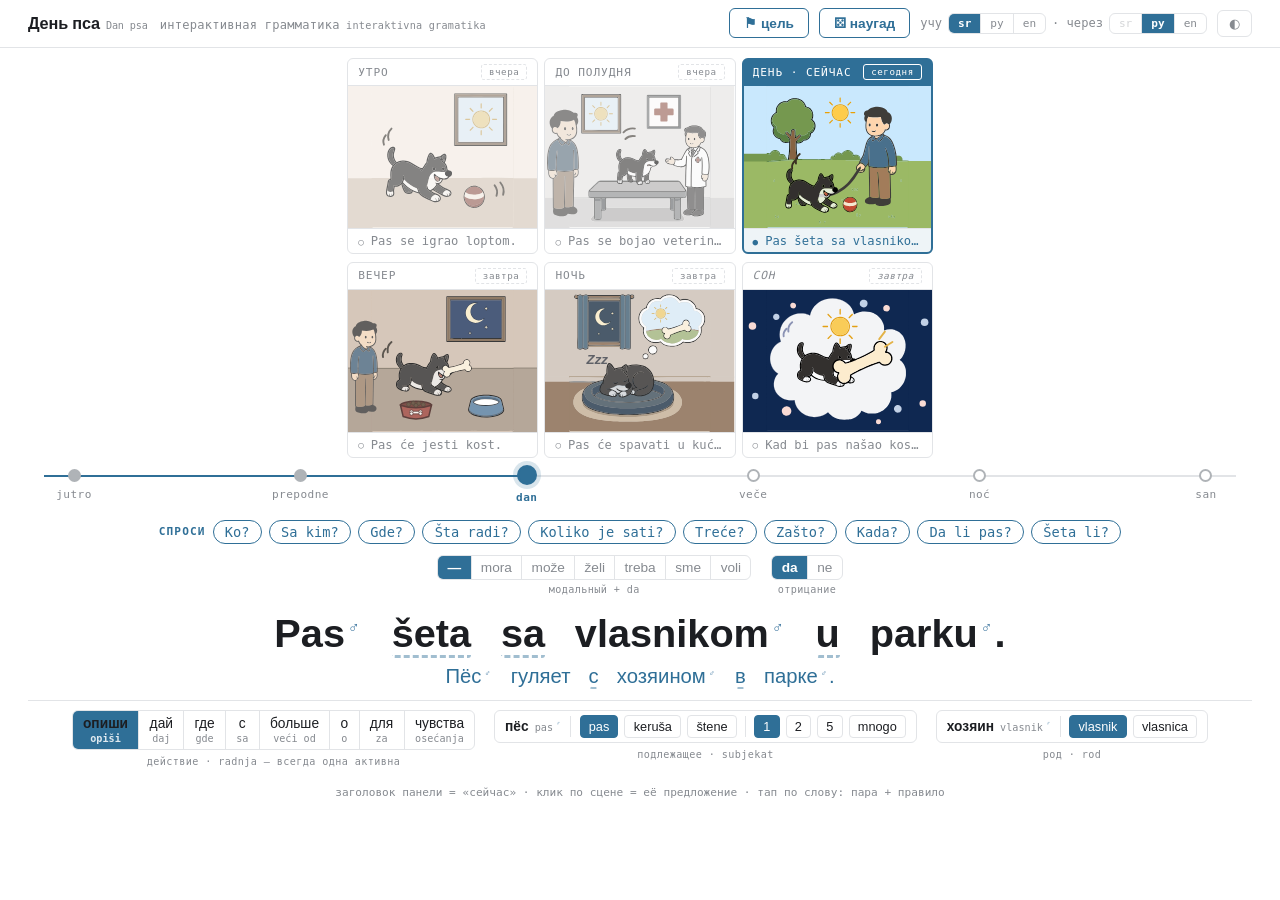
<file: index.html>
<!DOCTYPE html><html lang="sr"><head><meta charset="utf-8"><meta name="viewport" content="width=device-width, initial-scale=1"><meta name="description" content="Dan psa — interaktivna gramatika: srpski · русский · english. One comic strip; every manipulation projects grammatically correct sentences in all three languages."><title>Dan psa · дан пса · a dog's day — interaktivna gramatika</title><script>(()=>{let e=null;try{e=localStorage.getItem("danpsa-theme")}catch{}e!=="dark"&&e!=="light"&&(e=matchMedia("(prefers-color-scheme: dark)").matches?"dark":"light"),document.documentElement.dataset.theme=e})();</script><link rel="stylesheet" href="_astro/index.CeP2nxc2.css"></head><body><div id="app"><header id="header"><div class="h-left"><span class="h-title">Dan psa</span><span class="h-sub">дан пса · a dog's day · interaktivna gramatika</span></div><div class="h-right"><button id="guided-btn" title="цель"><span class="gi">⚑</span> <span class="gt"></span></button><button id="dice-btn" title="насумично"><span class="gi">⚄</span> <span class="gt"></span></button><span class="h-langs"><span id="lang-t-label"></span> <span id="lang-target" class="seg-toggle seg-mini"></span><span id="lang-r-label"></span> <span id="lang-ref" class="seg-toggle seg-mini"></span></span><button id="theme-toggle" title="tema · тема">◐</button></div></header><!-- guided goal bar (⚑, opt-in — D-R12) --><div id="goalbar" hidden><span class="goal-tag" id="goal-tag"></span><span id="goal-sentence"></span><span id="goal-hint"></span><span id="goal-pills"></span></div><!-- shared symbol definitions (artist contract, from the prototype) --><svg width="0" height="0" style="position:absolute" aria-hidden="true"><defs><symbol id="dog-proto" overflow="visible" viewBox="0 0 100 80"><g transform="translate(-4.75 -11.55)scale(.105)"><g id="pack-one" style="display:var(--show-pack-one, none)"><g opacity=".9" transform="matrix(.88 0 0 .88 -64.36 127.64)"><path d="m111 140-24 55v66l17 49 49 58-25 84 1 98-35 27-23 122-3 58 17 30 30 13 49-9 17-29 7-99 45-6 35-19 15 1 23 69 30 40 63 10 25-10 12-18 86 22 52 48 150 69 51 1 35-18 12-41-13-42 89 31 37-5 23-16 10-36-18-31-89-42-53-38v-14l28-25 14-32 66-13 49-40 11-23-7-34-55-29-10-50-22-37 17-83-12-41-26-2-46 33-76 13-37-56-31-3-31 49-16 78-52 77-19 2-202-99-68-3-72 17-35-81 19-89-4-25-34-12Z" style="fill:var(--dog-color)"></path></g></g><g id="pack-more" style="display:var(--show-pack-more, none)"><g opacity=".8" transform="matrix(.78 0 0 .78 -121.16 237.84)"><path d="m111 140-24 55v66l17 49 49 58-25 84 1 98-35 27-23 122-3 58 17 30 30 13 49-9 17-29 7-99 45-6 35-19 15 1 23 69 30 40 63 10 25-10 12-18 86 22 52 48 150 69 51 1 35-18 12-41-13-42 89 31 37-5 23-16 10-36-18-31-89-42-53-38v-14l28-25 14-32 66-13 49-40 11-23-7-34-55-29-10-50-22-37 17-83-12-41-26-2-46 33-76 13-37-56-31-3-31 49-16 78-52 77-19 2-202-99-68-3-72 17-35-81 19-89-4-25-34-12Z" style="fill:var(--dog-color)"></path></g><g opacity=".7" transform="matrix(.66 0 0 .66 -149.52 370.48)"><path d="m111 140-24 55v66l17 49 49 58-25 84 1 98-35 27-23 122-3 58 17 30 30 13 49-9 17-29 7-99 45-6 35-19 15 1 23 69 30 40 63 10 25-10 12-18 86 22 52 48 150 69 51 1 35-18 12-41-13-42 89 31 37-5 23-16 10-36-18-31-89-42-53-38v-14l28-25 14-32 66-13 49-40 11-23-7-34-55-29-10-50-22-37 17-83-12-41-26-2-46 33-76 13-37-56-31-3-31 49-16 78-52 77-19 2-202-99-68-3-72 17-35-81 19-89-4-25-34-12Z" style="fill:var(--dog-color)"></path></g><g opacity=".6" transform="matrix(.56 0 0 .56 -179.32 480.68)"><path d="m111 140-24 55v66l17 49 49 58-25 84 1 98-35 27-23 122-3 58 17 30 30 13 49-9 17-29 7-99 45-6 35-19 15 1 23 69 30 40 63 10 25-10 12-18 86 22 52 48 150 69 51 1 35-18 12-41-13-42 89 31 37-5 23-16 10-36-18-31-89-42-53-38v-14l28-25 14-32 66-13 49-40 11-23-7-34-55-29-10-50-22-37 17-83-12-41-26-2-46 33-76 13-37-56-31-3-31 49-16 78-52 77-19 2-202-99-68-3-72 17-35-81 19-89-4-25-34-12Z" style="fill:var(--dog-color)"></path></g></g><g id="pack-crowd" style="display:var(--show-pack-crowd, none)"><g opacity=".5" transform="matrix(.47 0 0 .47 -196.34 576.16)"><path d="m111 140-24 55v66l17 49 49 58-25 84 1 98-35 27-23 122-3 58 17 30 30 13 49-9 17-29 7-99 45-6 35-19 15 1 23 69 30 40 63 10 25-10 12-18 86 22 52 48 150 69 51 1 35-18 12-41-13-42 89 31 37-5 23-16 10-36-18-31-89-42-53-38v-14l28-25 14-32 66-13 49-40 11-23-7-34-55-29-10-50-22-37 17-83-12-41-26-2-46 33-76 13-37-56-31-3-31 49-16 78-52 77-19 2-202-99-68-3-72 17-35-81 19-89-4-25-34-12Z" style="fill:var(--dog-color)"></path></g><g opacity=".45" transform="matrix(.4 0 0 .4 -213.8 660.2)"><path d="m111 140-24 55v66l17 49 49 58-25 84 1 98-35 27-23 122-3 58 17 30 30 13 49-9 17-29 7-99 45-6 35-19 15 1 23 69 30 40 63 10 25-10 12-18 86 22 52 48 150 69 51 1 35-18 12-41-13-42 89 31 37-5 23-16 10-36-18-31-89-42-53-38v-14l28-25 14-32 66-13 49-40 11-23-7-34-55-29-10-50-22-37 17-83-12-41-26-2-46 33-76 13-37-56-31-3-31 49-16 78-52 77-19 2-202-99-68-3-72 17-35-81 19-89-4-25-34-12Z" style="fill:var(--dog-color)"></path></g></g><g id="dog-main"><g id="tail"></g><g id="legs"></g><g id="ear-l"></g><g id="ear-r"></g><g id="head"></g><g id="eye"></g><g id="snout"></g><g id="body"><path fill="#010101" d="M155.9 111.27c8.21-1.71 17.02-1.37 24.77 2.01 7.67 3.59 13.02 11.29 14.19 19.62 2.72 13.15-2.4 26.02-6.96 38.11-5.86 14.71-10.27 30.16-11.31 46.02-1.91 29.72 7.29 59.41 22.9 84.52 4.78 7.36 9.81 14.65 15.92 21 24.17-13.87 51.86-20.84 79.55-22.54 26.85-1.92 54.07 1.65 79.54 10.38 21.44 6.99 41.58 17.45 60.68 29.35 31.1 18.94 60.9 40.51 94.68 54.56 12.83 4.98 26.12 9.59 39.97 10.27 11.63-17.85 21.48-36.79 33.22-54.58 6.18-9.54 13.67-18.23 21.46-26.42 1.05-14.41 3.25-28.72 6.37-42.83 4.78-20.85 11.19-41.53 21.29-60.47 5.02-8.87 10.71-18.06 19.66-23.44 6.53-4.1 14.97-4.49 22.07-1.71 6.53 2.52 11.89 7.24 16.52 12.38 13.29 14.94 22.55 32.93 30.22 51.27 24.5-7.17 49.54-12.61 74.81-16.2 12.31-12.73 26.37-24.19 42.66-31.38 8.37-3.34 18.39-5.15 26.74-.81 7.63 3.96 11.78 12.33 13.08 20.53 2.59 15.25.83 30.82-1.58 45.97-3.46 18.62-9.35 37.04-19.1 53.34 12.57 13.11 22.54 28.86 28.18 46.18 3.3 9.17 4.76 18.87 5.97 28.5.67 7.18.84 15.2 5.8 20.96 5.33 5.77 13.11 8.54 20.71 9.75 10.96 1.98 22.43 5.74 29.97 14.39 8.98 10.38 10.79 25.34 7.58 38.33-4.37 17.39-18.44 31.29-35.09 37.34-15.61 21.75-41.73 35.22-68.44 35.94-7.2.3-14.39-.13-21.51-1.19-3.46 12.85-8.53 25.5-16.66 36.14-9.15 12.41-22.47 21.98-37.54 25.6 11.16 10.13 23.18 19.29 35.21 28.36a272 272 0 0 0 55.1 32.07c12.61 5.6 25.56 10.4 38.39 15.48 9.19 3.86 18.22 8.44 25.74 15.09 10.26 8.66 17.34 21.39 17.92 34.94.78 11.72-3.75 23.36-11.35 32.18-8.91 9.74-21.23 16.02-34.15 18.42-20.09 4.17-41-.02-59.59-8.07-19.77-8.87-37.77-21.1-57.04-30.95-31.98-16.93-65.38-31.67-94.85-52.92A175 175 0 0 1 688.91 719c20.59 14.41 42.55 27.1 66.05 36.16 13.74 5.57 28.28 9.66 40.74 17.96 9.21 6.06 17.06 14.4 21.73 24.45 6.65 13.59 7.3 30.36.33 43.94-4.42 8.98-12.28 15.8-20.9 20.61-22.23 11.65-48.82 12.44-72.88 6.77-16.37-3.93-31.83-10.75-46.9-18.1-22.93-10.55-46.1-20.63-68.48-32.34-25.69-12.81-51.19-27.05-71.79-47.35-5.18-5.28-8.85-11.79-12.93-17.86-30.64-5.8-60.29-16.33-88.2-30.17.52 9.85-3.87 20.01-12.06 25.71-11.17 7.92-25.25 10.13-38.65 10.53-17.04.15-34.83-2.65-49.44-11.93-11.75-7.35-18.8-19.86-25.03-31.83-9.05-17.65-15.92-36.33-21.76-55.25-3.18-10.79-6.2-21.69-7.57-32.87-13.47 12.87-29.4 23.47-47.14 29.42-14.47 4.96-30.02 6.29-45.18 4.53-3.27 12.39-5.9 24.96-7.87 37.62-1.7 11.93-2.89 24.21-.44 36.12 1.57 7.87 2.33 16.01 1.11 23.99-1.4 10.91-5.72 21.86-14.06 29.32-10.63 9.72-25.63 12.79-39.65 12.45-17.72.16-36.57-5.63-48.21-19.63-10.29-12.16-12.71-28.81-12.26-44.23.8-19.57 4.78-38.8 8.41-57.98 4.75-23.67 9.35-47.37 13.04-71.23 1.72-10.29 2.92-20.75 6.28-30.66 3.13-9.27 10.6-16.62 19.41-20.63 4.65-2.28 9.68-3.58 14.58-5.21.41-5.42.35-10.88-.21-16.29-1.67-24.96-3.46-50.08-.74-75.04 2.84-31.14 13.46-61.76 31.85-87.16-23.29-16.94-43.21-38.92-56.26-64.69-19.4-37.87-24.08-82.98-13.23-124.08 5.35-19.15 14.58-37.58 28.64-51.82 9.83-10.32 22.55-18.23 36.66-20.96m-26.29 34.37c-13.31 14.56-20.95 33.39-25.05 52.47-6.68 34.37-1.94 71.03 14.05 102.25 11.97 23.69 30.27 43.75 51.58 59.4 8.94-10.73 19.46-20.05 30.76-28.21C177.74 305.09 162.68 271.2 160 236c-1.79-22.1 2.29-44.35 10.08-65.01 2.95-7.74 6.32-15.37 8.23-23.45 1.07-5.08 1.51-10.85-1.34-15.45-3.17-4.84-9.63-5.89-14.96-5.16-12.78 1.65-23.91 9.35-32.4 18.71m543.07 72.95c-8.19 11.58-13.51 24.9-18 38.27-7.61 22.68-12.08 46.31-14.27 70.1-.09 3.25-1.74 6.22-4.16 8.32-8.38 7.79-15.11 17.1-21.44 26.57-16.46 25.34-29.57 53.22-50.63 75.29-3.44 3.28-6.55 7.35-11.17 8.99-3.82 1.41-8.52-2.01-7.96-6.14-.08-2.63 1.81-4.66 3.35-6.57 3.66-4.32 7.27-8.67 10.59-13.26-24.58-4.31-47.61-14.76-69.22-26.97-30.29-16.96-58.25-37.84-89.2-53.66-25.91-13.07-54.26-22.33-83.45-23.17-30.17-1.31-60.89 4.23-87.97 17.81-26.74 13.41-49.1 35.16-63.66 61.25-11.39 19.67-18.15 41.85-20.7 64.38-2.57 24.02-1.3 48.21.22 72.25.43 6.59.89 13.22.38 19.82-.43 4.45-1.31 9.52-5.2 12.32-4.5 3.24-10.31 3.41-15.36 5.41-7.86 2.47-14.35 9.25-15.73 17.49-3.87 18.68-6.12 37.65-9.81 56.37-3.88 22.08-8.78 43.97-12.47 66.08l-.15-.25c-2.09 16.87-5.48 34.46-.29 51.11 3.75 11.63 14.34 19.88 26.08 22.4 2.3-7.35 3.1-15.11 2.82-22.78.11-2.45-.72-5.63 1.8-7.16 2.19-.95 4.28.98 4.75 3.04 2.22 9.34 2.02 19.26-.67 28.49 7.47.8 15.15.91 22.48-.92 2.58-9 2.32-18.44 1.22-27.65.02-3.12 4.34-4.22 5.7-1.32 3.45 7.86 3.32 16.85 2.57 25.27 8.14-4.47 12.2-13.88 13.37-22.71 1.58-9.99-1.86-19.72-2.76-29.58-.86-12.54.86-25.03 2.8-37.38 1.8-10.91 4.01-21.76 6.86-32.44-3.12-1.52-6.91-3.67-6.84-7.65-.25-3.91 3.65-6.99 7.39-6.36 18.76 4.14 38.87 4.16 57.04-2.57 34.31-12.5 60.59-43.61 68.81-78.99 3.55-13.7 3.78-27.99 3.51-42.05-.07-4.64-1.91-10.28 1.75-14.04 3.55-3.13 9.4-.6 10.3 3.84 4.36 16.76 3.84 34.45.85 51.41-2.84 13.24-7.28 26.28-14.21 37.97 4.15 5.09 8.71 9.83 13.15 14.67 26.73 27.92 56.44 53.16 89.21 73.73 33.72 21.65 70.82 38.24 109.81 47.71-7.75-15.83-15.47-32.06-19.04-49.41 0-3.16 1.71-6.55 4.93-7.44 3.53-1.17 7.41 1.19 8.52 4.62 7.38 20.97 16.81 41.21 27.88 60.48 4.83 7.6 9.14 15.9 16.41 21.51 20.07 17.02 43.43 29.48 66.79 41.31 22 11.23 44.55 21.29 67.05 31.47 21.39 10.28 44.37 19.59 68.59 18.3 2.05-11.05-1.73-22.45-8-31.52-1.52-1.68-1.72-4.94.75-5.83 2.54-1.11 4.75 1.1 6.27 2.86 7.82 9.19 11.61 21.71 10.52 33.7 8.18-.93 16.35-2.96 23.58-7 1.43-9.04.67-18.53-2.96-26.98-1.44-3.43-3.72-6.39-5.6-9.57-1.26-1.69-.14-4.68 2.11-4.65 2.07-.27 3.65 1.45 5.03 2.74 7.95 8.69 11.17 20.81 10.71 32.4 6.8-6.03 10.34-15.35 9.67-24.37-.7-12.25-8.13-23.28-17.83-30.43-11.2-8.16-24.64-12.24-37.49-16.99-38.92-14.05-72.63-38.67-105.77-62.83-3.52-2.73-7.6-5.17-9.63-9.32-3.84-7.41-6.52-15.36-8.86-23.36-1.85-7.25-3.92-14.55-3.95-22.09.03-3.09 1.22-6.59 4.24-7.93 2.12-1.06 4.47-.27 6.51.57 1.37 1.59 2.53 3.41 2.89 5.53 2.58 12.68 6.2 25.19 11.46 37.04.69 1.51 1.38 3.15 2.84 4.12 7.3 5.81 15.01 11.07 22.59 16.51 23.55-9.09 44.53-24.52 60.75-43.81 11-12.96 19.38-27.9 26.4-43.32-5.12-2.02-10.43-3.92-14.76-7.42-1.9-1.62-3.87-3.59-4.1-6.21-.54-3.06 2.12-6.38 5.34-5.93 3.27.53 5.85 2.92 8.96 4 17.3 7.75 38.59 5.14 53.57-6.43 13.62-10.23 21.2-26.33 25.72-42.35-4.9-1.31-9.75-2.81-14.56-4.39-4.38 12.29-10.49 24.7-21.17 32.7-9.15 6.85-21.81 8.4-32.4 4.18-14.51-5.31-24.72-18.05-31.88-31.24-9.01-17.33-13.91-37.04-12.91-56.62.44-6.22 1.11-13.15 5.81-17.77 4-4.14 11.38-3.84 15.07.58 10.18 15.15 25.65 25.58 40.83 35.22 15.52 9.03 31.97 16.76 49.4 21.31 14.58 4.06 29.94 5.83 45.01 3.92 16.49-2.33 32.12-10.35 43.5-22.54-17.43-.57-34.37-11.03-41.87-26.89-5.07-9.95-5.33-22.17-.56-32.29 6.14-12.39 19.14-19.68 32.34-22.18-3.22-2.06-6.5-4.17-8.94-7.16-5.67-6.72-7.16-15.73-7.98-24.21-.87-10.18-2.82-20.29-6.09-29.98-5.13-15.81-15.02-29.56-26.05-41.79-8.02-8.34-16.6-16.43-26.78-22.07-2.87-1.66-3.51-5.88-1.27-8.32 3.74-4.09 8.74-7.01 11.76-11.77-10.68-2.46-21.72-1.91-32.59-2.27-2.36-.25-4.71-1.69-5.55-3.98-1.44-3.08.22-6.64 2.63-8.7 5.44-4.89 10.93-9.74 15.87-15.15 2.24-2.5 4.72-4.93 5.9-8.15-5.97-1.03-11.98.48-17.91 1.1-23.68 3.75-47.13 9.01-70.28 15.22-.03 2.26.39 4.68-.62 6.81-1.46 3.62-6.14 5.49-9.66 3.73-3.52-1.26-4.56-5.13-5.7-8.28-7.72-19.95-16.92-39.7-30.53-56.38-3.69-3.92-7.5-8.48-12.97-9.78-5.96-.99-10.18 4.25-13.43 8.43m193.43 7.26c-10.39 4.18-19.68 10.72-27.99 18.16 3.51.95 7.13 2.64 9.13 5.84 2.41 3.71 1.89 8.65-.03 12.47-3.5 6.98-9.09 12.55-14.49 18.07 8.2.59 16.75 1.03 24.26 4.74 3.95 1.91 6.16 6.52 5.41 10.81-.97 5.69-5.26 9.93-9.14 13.87 4.06 2.77 7.95 5.77 11.77 8.86 11.59-21.65 16.94-46.26 17.85-70.68-.04-7.05.09-14.81-3.97-20.91-3.13-3.88-8.75-2.79-12.8-1.23M737.59 521.08c.56 6.9 2.94 13.48 5.16 19.99 4.45 11.23 10.3 22.44 19.65 30.38 6.01 4.92 13.67 9.27 21.71 7.59 7.15-1.08 13.25-6.92 14.46-14.09 2.07-8.37-.33-16.99-3.92-24.58-11.56-5.68-22.26-12.97-32.71-20.43-7.91-2.54-16.6-1.6-24.35 1.14M297.58 617.6c-.55 2.42-1.03 4.91-.71 7.41 1.14 9.7 4.01 19.06 6.57 28.45 6.27 20.43 13.6 40.65 23.73 59.51 5.04 9.05 10.91 18.53 20.53 23.26 10.04 4.85 21.29 7.07 32.42 7.09.55-5.78-.28-11.68-2.83-16.93-.94-2.08-2.28-5.24.07-6.85 2.88-1.51 5.23 1.36 6.6 3.53 3.52 6.06 5.09 13.17 4.99 20.15 5.53-.25 11.08-1.02 16.31-2.92.51-7.39-1.3-14.65-4.12-21.41-1.15-3.12 2.82-5.14 5.04-3.05 5.17 5.36 6.88 13.13 7.5 20.34 7.37-4.6 7.8-14.92 4.38-22.12-1.52-1.6-3.66-2.41-5.49-3.58-43.1-24.36-81.62-56.41-114.99-92.88m427.03 79.38c19.88 13.61 41.35 24.63 62.8 35.52a917 917 0 0 1 60.99 33c9.17 4.99 18.17 10.46 28.1 13.85 10.23 3.88 21.18 5.84 32.13 5.31.98-9.06-1.23-18.36-6.17-26.01-1.32-1.7-1.8-4.73.55-5.77 2.24-1 4.41.75 5.76 2.4 6.57 7.92 9.01 18.49 8.71 28.62 7.37-1.09 14.63-3.58 20.83-7.77 1.37-9.97-1.33-20.24-6.74-28.65-1.06-1.45-2.02-3.88-.22-5.17 2.16-1.81 4.65.61 6.16 2.15 5.85 6.48 8.75 15.3 9.27 23.91 4.37-5.06 7-11.62 6.79-18.36-.32-9.64-5.49-18.65-12.65-24.92-9.79-8.73-22.4-13.21-34.52-17.61-21.08-8-42.05-16.69-61.24-28.66-24.5-15.3-47.02-33.58-68.51-52.83-11.8 27.08-28.72 52.5-52.04 70.99"></path><path fill="#010101" d="M723.2 391.29c6.21-1.45 13.11.39 17.77 4.75 10.29 10.03 9.64 29.17-2.04 37.86-7.34 5.77-18.66 4.98-25.4-1.34-9.87-9.08-9.7-26.14-.67-35.71 2.7-2.95 6.43-4.8 10.34-5.56"></path><path fill="#010101" d="M851.43 392.61c7.83-2.85 17.12.34 21.81 7.14 6.57 9.49 5.69 23.74-2.67 31.91-4.77 4.78-12.22 6.97-18.71 4.72-8.1-2.26-13.46-10.19-14.41-18.29-1.61-10.2 3.65-22.19 13.98-25.48"></path><path d="M129.61 145.64c8.49-9.36 19.62-17.06 32.4-18.71 5.33-.73 11.79.32 14.96 5.16 2.85 4.6 2.41 10.37 1.34 15.45-1.91 8.08-5.28 15.71-8.23 23.45-7.79 20.66-11.87 42.91-10.08 65.01 2.68 35.2 17.74 69.09 40.95 95.55-11.3 8.16-21.82 17.48-30.76 28.21-21.31-15.65-39.61-35.71-51.58-59.4-15.99-31.22-20.73-67.88-14.05-102.25 4.1-19.08 11.74-37.91 25.05-52.47" style="fill:var(--dog-color)"></path><path d="M672.68 218.59c3.25-4.18 7.47-9.42 13.43-8.43 5.47 1.3 9.28 5.86 12.97 9.78 13.61 16.68 22.81 36.43 30.53 56.38 1.14 3.15 2.18 7.02 5.7 8.28 3.52 1.76 8.2-.11 9.66-3.73 1.01-2.13.59-4.55.62-6.81 23.15-6.21 46.6-11.47 70.28-15.22 5.93-.62 11.94-2.13 17.91-1.1-1.18 3.22-3.66 5.65-5.9 8.15-4.94 5.41-10.43 10.26-15.87 15.15-2.41 2.06-4.07 5.62-2.63 8.7.84 2.29 3.19 3.73 5.55 3.98 10.87.36 21.91-.19 32.59 2.27-3.02 4.76-8.02 7.68-11.76 11.77-2.24 2.44-1.6 6.66 1.27 8.32 10.18 5.64 18.76 13.73 26.78 22.07 11.03 12.23 20.92 25.98 26.05 41.79 3.27 9.69 5.22 19.8 6.09 29.98.82 8.48 2.31 17.49 7.98 24.21 2.44 2.99 5.72 5.1 8.94 7.16-13.2 2.5-26.2 9.79-32.34 22.18-6.92-2.37-14.25-2.95-21.43-4.06-20.88-3.03-41.95-4.62-63.04-5.29-15.03-.72-30.11-.39-45.09.92-14.42 1.31-28.84 5.06-41.3 12.6-14.52 8.5-25.36 21.99-33.55 36.46-9.41 16.79-15.36 35.25-20.44 53.74-7.45 29.14-13.77 58.56-21.08 87.73-2.04-.84-4.39-1.63-6.51-.57-3.02 1.34-4.21 4.84-4.24 7.93.03 7.54 2.1 14.84 3.95 22.09 2.34 8 5.02 15.95 8.86 23.36 2.03 4.15 6.11 6.59 9.63 9.32 33.14 24.16 66.85 48.78 105.77 62.83-16.13 2.77-31.95 9.22-44.13 20.36-13.36 11.71-21.25 29.21-21.22 46.98-22.5-10.18-45.05-20.24-67.05-31.47-23.36-11.83-46.72-24.29-66.79-41.31-7.27-5.61-11.58-13.91-16.41-21.51-11.07-19.27-20.5-39.51-27.88-60.48-1.11-3.43-4.99-5.79-8.52-4.62-3.22.89-4.93 4.28-4.93 7.44-15.79-6.41-31.16-13.82-46.16-21.89-15.16-8.37-30.45-16.59-44.89-26.19-32.71-21.23-62.25-47.22-87.87-76.59 2.99-16.96 3.51-34.65-.85-51.41-.9-4.44-6.75-6.97-10.3-3.84-3.66 3.76-1.82 9.4-1.75 14.04.27 14.06.04 28.35-3.51 42.05-8.22 35.38-34.5 66.49-68.81 78.99-18.17 6.73-38.28 6.71-57.04 2.57-3.74-.63-7.64 2.45-7.39 6.36-.07 3.98 3.72 6.13 6.84 7.65-2.85 10.68-5.06 21.53-6.86 32.44-1.94 12.35-3.66 24.84-2.8 37.38-13.01 4.59-27.13 5.62-40.78 4.14-14.67-1.07-28.94-9.01-36.14-22.08 3.69-22.11 8.59-44 12.47-66.08 3.69-18.72 5.94-37.69 9.81-56.37 1.38-8.24 7.87-15.02 15.73-17.49 5.05-2 10.86-2.17 15.36-5.41 3.89-2.8 4.77-7.87 5.2-12.32.51-6.6.05-13.23-.38-19.82-1.52-24.04-2.79-48.23-.22-72.25 2.55-22.53 9.31-44.71 20.7-64.38 14.56-26.09 36.92-47.84 63.66-61.25 27.08-13.58 57.8-19.12 87.97-17.81 29.19.84 57.54 10.1 83.45 23.17 30.95 15.82 58.91 36.7 89.2 53.66 21.61 12.21 44.64 22.66 69.22 26.97-3.32 4.59-6.93 8.94-10.59 13.26-1.54 1.91-3.43 3.94-3.35 6.57-.56 4.13 4.14 7.55 7.96 6.14 4.62-1.64 7.73-5.71 11.17-8.99 21.06-22.07 34.17-49.95 50.63-75.29 6.33-9.47 13.06-18.78 21.44-26.57 2.42-2.1 4.07-5.07 4.16-8.32 2.19-23.79 6.66-47.42 14.27-70.1 4.49-13.37 9.81-26.69 18-38.27m50.52 172.7c-3.91.76-7.64 2.61-10.34 5.56-9.03 9.57-9.2 26.63.67 35.71 6.74 6.32 18.06 7.11 25.4 1.34 11.68-8.69 12.33-27.83 2.04-37.86-4.66-4.36-11.56-6.2-17.77-4.75m128.23 1.32c-10.33 3.29-15.59 15.28-13.98 25.48.95 8.1 6.31 16.03 14.41 18.29 6.49 2.25 13.94.06 18.71-4.72 8.36-8.17 9.24-22.42 2.67-31.91-4.69-6.8-13.98-9.99-21.81-7.14" style="fill:var(--dog-color)"></path><path d="M866.11 225.85c4.05-1.56 9.67-2.65 12.8 1.23 4.06 6.1 3.93 13.86 3.97 20.91-.91 24.42-6.26 49.03-17.85 70.68-3.82-3.09-7.71-6.09-11.77-8.86 3.88-3.94 8.17-8.18 9.14-13.87.75-4.29-1.46-8.9-5.41-10.81-7.51-3.71-16.06-4.15-24.26-4.74 5.4-5.52 10.99-11.09 14.49-18.07 1.92-3.82 2.44-8.76.03-12.47-2-3.2-5.62-4.89-9.13-5.84 8.31-7.44 17.6-13.98 27.99-18.16" style="fill:var(--dog-color)"></path><path d="M297.58 617.6c33.37 36.47 71.89 68.52 114.99 92.88 1.83 1.17 3.97 1.98 5.49 3.58 3.42 7.2 2.99 17.52-4.38 22.12-.62-7.21-2.33-14.98-7.5-20.34-2.22-2.09-6.19-.07-5.04 3.05 2.82 6.76 4.63 14.02 4.12 21.41-5.23 1.9-10.78 2.67-16.31 2.92.1-6.98-1.47-14.09-4.99-20.15-1.37-2.17-3.72-5.04-6.6-3.53-2.35 1.61-1.01 4.77-.07 6.85 2.55 5.25 3.38 11.15 2.83 16.93-11.13-.02-22.38-2.24-32.42-7.09-9.62-4.73-15.49-14.21-20.53-23.26-10.13-18.86-17.46-39.08-23.73-59.51-2.56-9.39-5.43-18.75-6.57-28.45-.32-2.5.16-4.99.71-7.41" style="fill:var(--dog-color)"></path><path d="M724.61 696.98c23.32-18.49 40.24-43.91 52.04-70.99 21.49 19.25 44.01 37.53 68.51 52.83 19.19 11.97 40.16 20.66 61.24 28.66-11.76 2.38-23.29 6.64-32.87 14-13.94 10.31-24.4 26.39-25.13 44.02a917 917 0 0 0-60.99-33c-21.45-10.89-42.92-21.91-62.8-35.52" style="fill:var(--dog-color)"></path><path fill="#fff" d="M750.97 455.04c14.98-1.31 30.06-1.64 45.09-.92 21.09.67 42.16 2.26 63.04 5.29 7.18 1.11 14.51 1.69 21.43 4.06-4.77 10.12-4.51 22.34.56 32.29 7.5 15.86 24.44 26.32 41.87 26.89-11.38 12.19-27.01 20.21-43.5 22.54-15.07 1.91-30.43.14-45.01-3.92-17.43-4.55-33.88-12.28-49.4-21.31-15.18-9.64-30.65-20.07-40.83-35.22-3.69-4.42-11.07-4.72-15.07-.58-4.7 4.62-5.37 11.55-5.81 17.77-1 19.58 3.9 39.29 12.91 56.62 7.16 13.19 17.37 25.93 31.88 31.24 10.59 4.22 23.25 2.67 32.4-4.18 10.68-8 16.79-20.41 21.17-32.7 4.81 1.58 9.66 3.08 14.56 4.39-4.52 16.02-12.1 32.12-25.72 42.35-14.98 11.57-36.27 14.18-53.57 6.43-3.11-1.08-5.69-3.47-8.96-4-3.22-.45-5.88 2.87-5.34 5.93.23 2.62 2.2 4.59 4.1 6.21 4.33 3.5 9.64 5.4 14.76 7.42-7.02 15.42-15.4 30.36-26.4 43.32-16.22 19.29-37.2 34.72-60.75 43.81-7.58-5.44-15.29-10.7-22.59-16.51-1.46-.97-2.15-2.61-2.84-4.12-5.26-11.85-8.88-24.36-11.46-37.04-.36-2.12-1.52-3.94-2.89-5.53 7.31-29.17 13.63-58.59 21.08-87.73 5.08-18.49 11.03-36.95 20.44-53.74 8.19-14.47 19.03-27.96 33.55-36.46 12.46-7.54 26.88-11.29 41.3-12.6" opacity=".75"></path><path fill="#fff" d="M316.21 561.25c25.62 29.37 55.16 55.36 87.87 76.59 14.44 9.6 29.73 17.82 44.89 26.19 15 8.07 30.37 15.48 46.16 21.89 3.57 17.35 11.29 33.58 19.04 49.41-38.99-9.47-76.09-26.06-109.81-47.71-32.77-20.57-62.48-45.81-89.21-73.73-4.44-4.84-9-9.58-13.15-14.67 6.93-11.69 11.37-24.73 14.21-37.97" opacity=".75"></path><path fill="#fff" d="M873.53 721.48c9.58-7.36 21.11-11.62 32.87-14 12.12 4.4 24.73 8.88 34.52 17.61 7.16 6.27 12.33 15.28 12.65 24.92.21 6.74-2.42 13.3-6.79 18.36-.52-8.61-3.42-17.43-9.27-23.91-1.51-1.54-4-3.96-6.16-2.15-1.8 1.29-.84 3.72.22 5.17 5.41 8.41 8.11 18.68 6.74 28.65-6.2 4.19-13.46 6.68-20.83 7.77.3-10.13-2.14-20.7-8.71-28.62-1.35-1.65-3.52-3.4-5.76-2.4-2.35 1.04-1.87 4.07-.55 5.77 4.94 7.65 7.15 16.95 6.17 26.01-10.95.53-21.9-1.43-32.13-5.31-9.93-3.39-18.93-8.86-28.1-13.85.73-17.63 11.19-33.71 25.13-44.02" opacity=".75"></path><path fill="#fff" d="m86.67 709.29.15.25c7.2 13.07 21.47 21.01 36.14 22.08 13.65 1.48 27.77.45 40.78-4.14.9 9.86 4.34 19.59 2.76 29.58-1.17 8.83-5.23 18.24-13.37 22.71.75-8.42.88-17.41-2.57-25.27-1.36-2.9-5.68-1.8-5.7 1.32 1.1 9.21 1.36 18.65-1.22 27.65-7.33 1.83-15.01 1.72-22.48.92 2.69-9.23 2.89-19.15.67-28.49-.47-2.06-2.56-3.99-4.75-3.04-2.52 1.53-1.69 4.71-1.8 7.16.28 7.67-.52 15.43-2.82 22.78-11.74-2.52-22.33-10.77-26.08-22.4-5.19-16.65-1.8-34.24.29-51.11" opacity=".75"></path><path fill="#fff" d="M707.93 790.89c12.18-11.14 28-17.59 44.13-20.36 12.85 4.75 26.29 8.83 37.49 16.99 9.7 7.15 17.13 18.18 17.83 30.43.67 9.02-2.87 18.34-9.67 24.37.46-11.59-2.76-23.71-10.71-32.4-1.38-1.29-2.96-3.01-5.03-2.74-2.25-.03-3.37 2.96-2.11 4.65 1.88 3.18 4.16 6.14 5.6 9.57 3.63 8.45 4.39 17.94 2.96 26.98-7.23 4.04-15.4 6.07-23.58 7 1.09-11.99-2.7-24.51-10.52-33.7-1.52-1.76-3.73-3.97-6.27-2.86-2.47.89-2.27 4.15-.75 5.83 6.27 9.07 10.05 20.47 8 31.52-24.22 1.29-47.2-8.02-68.59-18.3-.03-17.77 7.86-35.27 21.22-46.98" opacity=".75"></path><path fill="#c35c42" d="M737.59 521.08c7.75-2.74 16.44-3.68 24.35-1.14 10.45 7.46 21.15 14.75 32.71 20.43 3.59 7.59 5.99 16.21 3.92 24.58-1.21 7.17-7.31 13.01-14.46 14.09-8.04 1.68-15.7-2.67-21.71-7.59-9.35-7.94-15.2-19.15-19.65-30.38-2.22-6.51-4.6-13.09-5.16-19.99"></path></g></g><g id="variant-male" style="display:var(--show-male, inline)"></g><g id="variant-female" style="display:var(--show-female, none)"><g stroke="#7a1f56" stroke-width="8" transform="rotate(-15 655 250)"><path fill="#d0489c" d="m603 220 52 30-52 30z"></path><path fill="#d0489c" d="m707 220-52 30 52 30z"></path><circle cx="655" cy="250" r="14" fill="#a02870"></circle></g></g><g id="variant-pup" style="display:var(--show-pup, none)"><circle cx="727.46" cy="414.755" r="30" fill="#141210"></circle><circle cx="857.825" cy="414.195" r="30" fill="#141210"></circle><ellipse cx="838" cy="610" fill="#e0655b" stroke="#8e2b24" stroke-width="9" rx="26" ry="44"></ellipse></g></g></symbol><symbol id="dog-proto-vet" overflow="visible" viewBox="0 0 100 84.8"><g transform="translate(-16.07 -21.14)scale(.1266)"><g id="pack-one-vet" style="display:var(--show-pack-one, none)"><g opacity=".9" transform="matrix(.88 0 0 .88 -48.36 120.44)"><path d="m160 183-24 36-9 41 12 72 49 66-18 76 7 107-23 31-12 122 11 64 38 17 48-8 14-23-11-41 11-67 72-29 14 100 32 36 46 3 26-19-2-30-20-22 3-40 58 6 13 86 20 46 32 21 56-2 23-29-21-50 12-73 22-1 25 115 38 20 44-9 13-34-23-39 8-125 29-85 32-32 65-15 37-33 10-24-14-33-42-22-22-66 14-71-5-35-23-9-46 29-71 11-33-48-30-3-26 41-14 73-56 88-22 2-167-53-48 2-76 22-27-63 14-100-21-16Z" style="fill:var(--dog-color)"></path></g></g><g id="pack-more-vet" style="display:var(--show-pack-more, none)"><g opacity=".8" transform="matrix(.78 0 0 .78 -90.16 224.14)"><path d="m160 183-24 36-9 41 12 72 49 66-18 76 7 107-23 31-12 122 11 64 38 17 48-8 14-23-11-41 11-67 72-29 14 100 32 36 46 3 26-19-2-30-20-22 3-40 58 6 13 86 20 46 32 21 56-2 23-29-21-50 12-73 22-1 25 115 38 20 44-9 13-34-23-39 8-125 29-85 32-32 65-15 37-33 10-24-14-33-42-22-22-66 14-71-5-35-23-9-46 29-71 11-33-48-30-3-26 41-14 73-56 88-22 2-167-53-48 2-76 22-27-63 14-100-21-16Z" style="fill:var(--dog-color)"></path></g><g opacity=".7" transform="matrix(.66 0 0 .66 -106.52 349.58)"><path d="m160 183-24 36-9 41 12 72 49 66-18 76 7 107-23 31-12 122 11 64 38 17 48-8 14-23-11-41 11-67 72-29 14 100 32 36 46 3 26-19-2-30-20-22 3-40 58 6 13 86 20 46 32 21 56-2 23-29-21-50 12-73 22-1 25 115 38 20 44-9 13-34-23-39 8-125 29-85 32-32 65-15 37-33 10-24-14-33-42-22-22-66 14-71-5-35-23-9-46 29-71 11-33-48-30-3-26 41-14 73-56 88-22 2-167-53-48 2-76 22-27-63 14-100-21-16Z" style="fill:var(--dog-color)"></path></g><g opacity=".6" transform="matrix(.56 0 0 .56 -126.32 453.28)"><path d="m160 183-24 36-9 41 12 72 49 66-18 76 7 107-23 31-12 122 11 64 38 17 48-8 14-23-11-41 11-67 72-29 14 100 32 36 46 3 26-19-2-30-20-22 3-40 58 6 13 86 20 46 32 21 56-2 23-29-21-50 12-73 22-1 25 115 38 20 44-9 13-34-23-39 8-125 29-85 32-32 65-15 37-33 10-24-14-33-42-22-22-66 14-71-5-35-23-9-46 29-71 11-33-48-30-3-26 41-14 73-56 88-22 2-167-53-48 2-76 22-27-63 14-100-21-16Z" style="fill:var(--dog-color)"></path></g></g><g id="pack-crowd-vet" style="display:var(--show-pack-crowd, none)"><g opacity=".5" transform="matrix(.47 0 0 .47 -134.34 543.61)"><path d="m160 183-24 36-9 41 12 72 49 66-18 76 7 107-23 31-12 122 11 64 38 17 48-8 14-23-11-41 11-67 72-29 14 100 32 36 46 3 26-19-2-30-20-22 3-40 58 6 13 86 20 46 32 21 56-2 23-29-21-50 12-73 22-1 25 115 38 20 44-9 13-34-23-39 8-125 29-85 32-32 65-15 37-33 10-24-14-33-42-22-22-66 14-71-5-35-23-9-46 29-71 11-33-48-30-3-26 41-14 73-56 88-22 2-167-53-48 2-76 22-27-63 14-100-21-16Z" style="fill:var(--dog-color)"></path></g><g opacity=".45" transform="matrix(.4 0 0 .4 -144.8 623.2)"><path d="m160 183-24 36-9 41 12 72 49 66-18 76 7 107-23 31-12 122 11 64 38 17 48-8 14-23-11-41 11-67 72-29 14 100 32 36 46 3 26-19-2-30-20-22 3-40 58 6 13 86 20 46 32 21 56-2 23-29-21-50 12-73 22-1 25 115 38 20 44-9 13-34-23-39 8-125 29-85 32-32 65-15 37-33 10-24-14-33-42-22-22-66 14-71-5-35-23-9-46 29-71 11-33-48-30-3-26 41-14 73-56 88-22 2-167-53-48 2-76 22-27-63 14-100-21-16Z" style="fill:var(--dog-color)"></path></g></g><g id="dog-main-vet"><g id="body-vet"><path fill="#010101" d="M180.19 171.06c8.11-3.27 17.18-4.38 25.77-2.52 8.11 1.98 15.7 8.11 17.53 16.54 2.58 10.87-1.25 21.79-4.38 32.11-6.79 19.48-11.55 40.11-9.78 60.86 2.04 27.73 14.35 53.94 31.95 75.18 4.08-2.09 7.75-4.89 11.77-7.11 28.7-16.4 61.95-24.62 94.98-23.82 28.66.42 56.72 8.02 83.23 18.5 16.31 6.44 32.16 13.94 48.34 20.7 21.63 8.65 44.69 15.87 68.28 14.14 7.98-12.84 14.85-26.32 22.34-39.43 10.45-17.66 21.48-35.16 35.1-50.58.93-20.83 5.08-41.42 10.77-61.44 3.95-12.68 8.65-25.23 15.49-36.66 3.84-6.28 8.42-12.47 14.92-16.2 6.16-3.67 14.05-4.07 20.61-1.23 7.52 3.14 13.54 8.93 18.66 15.14 10.09 12.16 17.59 26.22 24.07 40.57 22.7-6.95 45.96-12.27 69.66-14.23 7.09-6.97 15.02-13.05 23.28-18.55 8.11-4.74 16.58-9.8 26.13-10.67 6.79-.72 14.03 1.99 18.06 7.64 3.88 5.53 5.32 12.36 6 18.97 1.28 15.17-1.05 30.37-4.39 45.14-2.72 13.25-7.54 25.96-12.81 38.38 12.73 16.66 19.89 36.94 23.04 57.52.96 5.1.46 10.94 3.95 15.21 4.32 5.55 10.11 9.9 16.18 13.37 7.44.85 15.08 1.82 21.66 5.7 9.59 4.93 15.5 15.24 16.66 25.76 1.44 18.62-9.58 37.75-26.99 44.94-5.19 7.09-11.09 13.79-18.34 18.87-18.76 14.18-43.43 18.21-66.37 15.31-6.64 14.06-18.37 25.36-32.08 32.51-2.64 30.28-11.48 60.49-28.82 85.7-4.4 30.05-7.54 60.33-9.01 90.67-.25 11.29-.97 22.72 1.04 33.9.54 3.88 3.96 6.25 6.35 9.02 7.53 7.69 13.42 17.25 15.56 27.9 1.99 9.71.94 20.55-4.94 28.79-6.31 9.5-17.71 14.07-28.58 15.82-15.68 2.17-32.5.95-46.57-6.82-12.85-7.24-20.15-21.05-24.12-34.76-4.62-13.65-6.84-27.92-9.18-42.08-2.39-17.82-4.06-35.74-4.6-53.7-8.22 1.86-16.52 3.38-24.79 5.02-4.22 17.81-8.26 35.73-10.1 53.97-.47 6.01-.95 12.14.14 18.12.96 5.17 5.04 8.81 7.96 12.93 4.29 5.93 8.55 12.11 10.6 19.23 2.99 10.09 2.81 21.49-2.16 30.92-5.01 8.61-13.75 14.66-23.26 17.32-16.36 4.83-34.01 4.55-50.52.56-9.92-2.78-19.65-7.28-27.05-14.59-12.56-12.08-18.89-28.9-23.62-45.29-7.97-30.15-11.54-61.34-12.36-92.46-20.63-1.32-41.16-4.47-61.16-9.71-2.96 12.33-4.37 25.16-3.42 37.83.52 2.82.03 6.52 2.84 8.28 9.86 7.3 18.37 17.4 20.98 29.65 2.68 10.8-.63 23.37-9.62 30.32-6.89 6-16.18 7.96-24.99 9.15-17.63 1.32-36.57-.68-51.52-10.89-11.57-8.32-16.59-22.22-20.65-35.28-5.51-19.32-9.49-39.14-11.34-59.15-1.98-18.54 2.1-36.9 4.82-55.13-13.41 17.22-30.75 31.62-50.85 40.34-8.3 4.34-17.54 6.16-26.55 8.38-4.97 20.29-9.93 40.66-12.28 61.45-.11 2.11-.76 4.61.86 6.34 7.31 9.53 11.56 21.49 11.23 33.55-.13 10.78-4.2 22.03-12.82 28.91-8.67 7.01-20.09 9.07-30.92 9.75-15.93.7-32.51-1.32-46.65-9.14-7.3-4.58-13.41-11.41-16.32-19.61-2.78-7.65-4.28-15.74-4.65-23.86-1.25-24.12 2.71-48.05 5.39-71.94 2.97-22.59 4.45-45.34 5.76-68.08.42-7.26 1.79-14.65 5.59-20.96 3.57-6.15 9.13-10.72 14.45-15.29 2.31-1.91 4.28-4.59 4.19-7.71.41-9.76-2.06-19.31-3.17-28.95-3.5-20.15-5.57-40.67-4.46-61.13.62-30.03 8.05-60.32 24.19-85.88-25.04-19.45-44.95-45.63-56.26-75.31-9.11-24.68-12.56-51.56-9.01-77.67 2.73-19.75 9.57-39.22 21.73-55.19 7.69-10.1 17.52-18.93 29.35-23.86m-11.81 26.33c-14.68 15.76-22.13 36.99-24.52 58.11-1.74 18.45-.5 37.28 4.74 55.11 9.06 31.46 28.62 59.69 54.52 79.66 7.73-10.01 16.43-19.28 26.09-27.46-24.03-28.58-38.2-66.23-35.13-103.78 1.13-18.1 6.74-35.47 12.54-52.52 1.72-6.03 4.22-12.7 1.64-18.85-1.96-4.18-7-5.54-11.27-5.28-11.32.15-21.04 7.2-28.61 15.01m481.85-10.19c-5.59 6.23-9.28 13.86-12.51 21.5-7.74 17.97-12.27 37.15-15.29 56.42-1.24 8.26-2.48 16.56-2.14 24.93-1.46 3.36-4.37 5.79-6.59 8.63-13.17 16.35-24.28 34.24-34.6 52.48-9.56 16.48-17.58 34.17-30.6 48.33-4.01 4.11-7.99 8.7-13.49 10.8-4.21 1.44-8.89-2.94-7.07-7.21 2.46-4.31 6.1-7.82 8.98-11.84-23.27-1.07-45.69-8.34-67.08-17.14-18.83-7.79-37.15-16.85-56.4-23.61-27.87-10.15-57.9-15.36-87.53-12.1-29.28 3.35-58.05 13.84-81.49 31.9-20.65 15.77-37.15 36.93-47.28 60.86-11.2 27.06-13.28 56.97-11.2 85.91 1.16 18.49 5.41 36.6 7.34 55 .66 6.17.27 12.78-2.86 18.29-4.46 7.72-13.4 11.41-17.96 19.06-2.69 4.34-3.6 9.48-3.88 14.5-.77 14.05-1.63 28.1-2.91 42.12-2.36 25.4-6.44 50.62-8.42 76.07-.8 9.33-.52 18.75.65 28.05 1.21 7.48 3.41 15.39 9.08 20.79 6.53 5.96 15.35 8.73 24.01 9.59 2.61-7.21 3.32-15.02 2.39-22.61.05-1.47-.82-3.61.79-4.53 2.07-1.94 4.84.54 5.4 2.7 2.71 8.23 1.92 17.24-.6 25.42 6.97.48 14.03.19 20.86-1.35 2.92-7.49 3.45-15.9 1.47-23.69-.31-1.9-1.45-4.31.44-5.75 1.74-1.23 4.02.02 4.77 1.81 4 7.5 3.94 16.49 2.28 24.64 7.91-3.77 11.48-12.79 11.08-21.16.26-10.13-4.91-19.31-10.86-27.13-1.52-2.72-2.61-5.78-2.04-8.93 2.11-21.76 6.64-43.22 11.94-64.4-2.02-.67-4.29-.97-5.9-2.46-2.62-2.1-2.24-6.64.47-8.49 1.83-1.4 4.27-1.1 6.43-1.43 38.5-3.46 74.22-28.76 90.29-63.9 8.44-18.14 10.85-38.55 9.24-58.35-.1-3.56-1.4-7.47.63-10.72 1.91-2.94 6.75-2.7 8.67.13 2.61 3.75 3.25 8.43 4.2 12.8 1.98 9.93 1.29 20.08.59 30.09l.32.69-.53.15c-2.22 14.29-6.9 28.22-14.07 40.81 8.59 6.86 17.52 13.38 27.12 18.79 36.09 20.81 77.61 30.4 118.85 33.59.28-15.28.63-30.59 2.4-45.78.97-7.4 1.74-14.88 4.03-22.01.87-2.62 2.49-5.44 5.42-6.02 3.09-.89 6.37 1.63 6.73 4.73.35 3.25-.15 6.53-.4 9.78-3.72 36.5-4.48 73.4-.67 109.92 2.19 20.46 5.51 40.89 11.68 60.56 3.27 9.44 7.22 18.78 13.43 26.7 10.08 12.91 27.37 17.83 43.17 17.71 1.53-7.39 1.53-15.25-1.3-22.33-.68-1.75-1.91-4.4.33-5.53 1.81-1.41 3.9.49 4.9 2 5.05 7.55 5.6 17.16 4.1 25.89 5.4-.16 10.8-.97 15.93-2.68 1.04-.56 2.79-.56 3.11-1.96 2.06-8.58.02-17.49-3.94-25.2-1.72-2.69 2.62-5 4.41-2.73 6.47 5.99 8.14 15.52 7.94 23.99 3.89-4.12 6.49-9.55 6.16-15.32.2-12.48-8.16-22.64-15.97-31.48-2.2-3.22-4.22-6.68-4.94-10.55-2.34-11.27-.75-22.83.69-34.1 6.43-41.02 18.98-80.71 31.08-120.32.74-3.81 4.14-6.41 8.03-5.97 2.41 1.26 4.53 3.47 4.32 6.4-.18 8.28-2.58 16.31-4.61 24.29-3.5 12.77-7.33 25.45-10.96 38.2 37.43-7.01 73.98-23.85 100.28-51.88 22.89-24.48 35.19-57.43 37.95-90.52.47-3.46-1.01-7.81 2.01-10.42 2.85-1.97 6.15-3.17 9.03-5.09 9.07-5.29 16.84-12.99 21.64-22.38-4.14-1.46-8.19-3.15-12.18-4.97-.33 4.05-3.75 7.73-7.98 7.5-5.47-.38-9.79-4.38-15.08-5.5-10.17-2.44-20.61.34-30.38 3.18-5.66 1.57-11.62 3.73-17.53 2.27-4.86-1.02-8.51-5.62-8.83-10.51-.5-6 1.95-11.76 5.1-16.73 5.87-8.6 15.07-15.31 25.61-16.49 9.29-.81 18.65 1.79 26.67 6.43 9.84 5.19 17.74 13.36 27.69 18.37 16.36 8.51 35.83 9.84 53.63 5.71 13.26-3 25.8-9.97 34.67-20.37-14.89-2.11-29.95-10.22-37.07-23.93-5.11-9.72-4.64-21.94 1.05-31.31 5.21-8.21 13.82-13.53 22.98-16.33-4.32-3.66-8.61-7.66-11.04-12.86-2.73-5.5-2.7-11.76-3.73-17.68-2.21-12.76-5.49-25.5-11.72-36.93-7.1-13.86-18.04-25.41-30.51-34.57-1.93-1.41-4.29-2.43-5.58-4.52-.91-1.96-.63-4.51 1.05-5.97 3.31-3.18 7.03-5.97 9.77-9.71-8.08-2.15-16.46-2.93-24.79-2.86-2.62-.04-5.6.12-7.68-1.75-2.1-1.89-2.05-5.38-.18-7.41 6.78-7.18 14.64-13.69 19.7-22.27-7.97-.37-15.95.3-23.86 1.27-19.17 2.66-38.25 6.59-56.61 12.76.15 2.77-.25 6-2.8 7.64-3.1 2.29-8.11.97-9.49-2.69-5.99-14.44-12.5-28.77-21.34-41.72-3.95-6.15-8.62-11.89-14.27-16.55-2.42-1.86-5.26-3.59-8.42-3.48-3.12-.14-5.77 1.89-7.82 4.03m174.05 11.1c-9.06 3.63-17.25 9.14-24.82 15.23 3.11.87 6.62 1.66 8.67 4.42 2.24 2.71 1.76 6.67.35 9.66-3.07 6.59-7.79 12.24-12.56 17.65 6.36.63 12.74 1.81 18.72 4.13 3.28 1.33 6.82 3.67 7.22 7.51.87 6.04-4.08 10.56-7.56 14.79 3.76 2.77 7.38 5.74 10.78 8.96 8.14-21.24 14.23-43.78 13.74-66.69-.36-5.14-.25-10.93-3.62-15.17-2.88-3.13-7.47-1.72-10.92-.49M716.72 463.71c-2.75 3.41-5.54 7.32-5.38 11.92 3.83.82 7.51-.85 11.1-1.94 12.03-3.76 24.95-6.37 37.45-3.32-.01-.83-.02-2.49-.03-3.32-6.69-5.83-14.91-10.19-23.83-11.16-7.22-1.03-14.77 2.16-19.31 7.82m-61.49 207.91c.38 21.18 2.16 42.35 5.53 63.27 2.57 14.92 5.53 29.94 11.6 43.9 2.86 5.98 7.15 11.44 12.8 15.01 6.97 4.36 15.22 6.02 23.33 6.45 1.87-7.39 1.35-15.34-1.26-22.49-.6-1.37-.92-3.15.57-4.06 2.05-1.23 4.27.48 5.24 2.29 4.38 7.21 5.06 16.13 3.38 24.28 5.27-.54 10.69-1.07 15.59-3.21 2.57-8.14.69-17.18-3.28-24.59-.78-1.27-1.07-3.41.56-4.14 2.55-.9 4.66 1.37 6.03 3.23 4 5.85 5.54 13.13 5.2 20.15 6.31-5.81 6.66-15.68 3.89-23.31-2.71-8.4-8.82-15.01-14.95-21.1-3.72-3.4-6.57-7.81-7.17-12.9-2.41-15.7-1.53-31.66-.76-47.45 1.18-19.57 3.09-39.08 5.37-58.54-20.17 19.67-45.1 34.07-71.67 43.21m-314.34 8.43c1.97 21.79 6.06 43.45 12.9 64.25 2.76 7.47 5.94 15.42 12.61 20.28 8.9 6.56 20.18 9.24 31.12 9.22.52-5.77.22-11.76-2.28-17.08-.69-1.93-2.38-4.25-.6-6.08 2.03-1.55 4.56.25 5.64 2.1 3.99 6.2 5.6 13.8 4.78 21.12 5.11-.09 10.22-.85 15.03-2.63.93-8.16-1.38-16.33-5.68-23.23-.4-2.95 3.56-3.55 5.13-1.63 5.75 5.14 7.71 13.32 8.03 20.76 4.81-4.64 5.61-12.04 3.47-18.14-2.13-7.85-8.06-13.81-14.17-18.8-3.1-2.48-6.82-4.72-8.24-8.63-2.45-7.58-2.36-15.67-2.22-23.54.42-10.08 1.62-20.14 3.81-29.99-23.3-6.82-45.65-17.15-65.67-30.91-2.49 14.14-5.09 28.52-3.66 42.93"></path><path fill="#010101" d="M810.33 337.66c4.11-1.02 8.75-.79 12.38 1.58 5.6 3.57 8.92 10.13 9 16.72.28 6.29-1.36 13.21-6.41 17.37-4.87 4.44-12.56 4.83-18.16 1.58-13.13-8.05-12.16-32.28 3.19-37.25"></path><path fill="#010101" d="M697.51 340.71c5.95-1.46 12.64.34 16.78 4.94 4.63 4.84 5.95 11.93 5.39 18.41-.38 5.24-2.57 10.5-6.74 13.83-5.72 5.26-15.33 5.34-21.3.46-8.3-6.4-10.09-19.03-5.44-28.11 2.2-4.6 6.4-8.16 11.31-9.53"></path><path d="M168.38 197.39c7.57-7.81 17.29-14.86 28.61-15.01 4.27-.26 9.31 1.1 11.27 5.28 2.58 6.15.08 12.82-1.64 18.85-5.8 17.05-11.41 34.42-12.54 52.52-3.07 37.55 11.1 75.2 35.13 103.78-9.66 8.18-18.36 17.45-26.09 27.46-25.9-19.97-45.46-48.2-54.52-79.66-5.24-17.83-6.48-36.66-4.74-55.11 2.39-21.12 9.84-42.35 24.52-58.11" style="fill:var(--dog-color)"></path><path d="M650.23 187.2c2.05-2.14 4.7-4.17 7.82-4.03 3.16-.11 6 1.62 8.42 3.48 5.65 4.66 10.32 10.4 14.27 16.55 8.84 12.95 15.35 27.28 21.34 41.72 1.38 3.66 6.39 4.98 9.49 2.69 2.55-1.64 2.95-4.87 2.8-7.64 18.36-6.17 37.44-10.1 56.61-12.76 7.91-.97 15.89-1.64 23.86-1.27-5.06 8.58-12.92 15.09-19.7 22.27-1.87 2.03-1.92 5.52.18 7.41 2.08 1.87 5.06 1.71 7.68 1.75 8.33-.07 16.71.71 24.79 2.86-2.74 3.74-6.46 6.53-9.77 9.71-1.68 1.46-1.96 4.01-1.05 5.97 1.29 2.09 3.65 3.11 5.58 4.52 12.47 9.16 23.41 20.71 30.51 34.57 6.23 11.43 9.51 24.17 11.72 36.93 1.03 5.92 1 12.18 3.73 17.68 2.43 5.2 6.72 9.2 11.04 12.86-9.16 2.8-17.77 8.12-22.98 16.33-21.18-.56-42.34-2.08-63.54-2.08-21.38.05-43.26-.01-63.85 6.53-16.72 5.16-31.45 16.34-40.99 31-8.39 12.38-13.28 26.72-16.84 41.14-9.77 39.84-10.28 81.26-19.81 121.16-3.89-.44-7.29 2.16-8.03 5.97-12.1 39.61-24.65 79.3-31.08 120.32-1.44 11.27-3.03 22.83-.69 34.1.72 3.87 2.74 7.33 4.94 10.55-14.49-.55-29.35 1.9-42.11 9.04-11.7 6.31-21.27 16.47-26.73 28.6-6.21-7.92-10.16-17.26-13.43-26.7-6.17-19.67-9.49-40.1-11.68-60.56-3.81-36.52-3.05-73.42.67-109.92.25-3.25.75-6.53.4-9.78-.36-3.1-3.64-5.62-6.73-4.73-2.93.58-4.55 3.4-5.42 6.02-2.29 7.13-3.06 14.61-4.03 22.01-35.74-1.77-70.78-12.13-102.42-28.66-10.83-5.61-21.48-11.71-31.35-18.9l-.32-.69c.7-10.01 1.39-20.16-.59-30.09-.95-4.37-1.59-9.05-4.2-12.8-1.92-2.83-6.76-3.07-8.67-.13-2.03 3.25-.73 7.16-.63 10.72 1.61 19.8-.8 40.21-9.24 58.35-16.07 35.14-51.79 60.44-90.29 63.9-2.16.33-4.6.03-6.43 1.43-2.71 1.85-3.09 6.39-.47 8.49 1.61 1.49 3.88 1.79 5.9 2.46-5.3 21.18-9.83 42.64-11.94 64.4-.57 3.15.52 6.21 2.04 8.93-11.17 7.27-24.97 9.66-38.12 8.76-8.01-.45-15.73-3.12-22.81-6.77-4.14-2.22-7.31-5.75-10.83-8.77 1.98-25.45 6.06-50.67 8.42-76.07 1.28-14.02 2.14-28.07 2.91-42.12.28-5.02 1.19-10.16 3.88-14.5 4.56-7.65 13.5-11.34 17.96-19.06 3.13-5.51 3.52-12.12 2.86-18.29-1.93-18.4-6.18-36.51-7.34-55-2.08-28.94 0-58.85 11.2-85.91 10.13-23.93 26.63-45.09 47.28-60.86 23.44-18.06 52.21-28.55 81.49-31.9 29.63-3.26 59.66 1.95 87.53 12.1 19.25 6.76 37.57 15.82 56.4 23.61 21.39 8.8 43.81 16.07 67.08 17.14-2.88 4.02-6.52 7.53-8.98 11.84-1.82 4.27 2.86 8.65 7.07 7.21 5.5-2.1 9.48-6.69 13.49-10.8 13.02-14.16 21.04-31.85 30.6-48.33 10.32-18.24 21.43-36.13 34.6-52.48 2.22-2.84 5.13-5.27 6.59-8.63-.34-8.37.9-16.67 2.14-24.93 3.02-19.27 7.55-38.45 15.29-56.42 3.23-7.64 6.92-15.27 12.51-21.5m160.1 150.46c-15.35 4.97-16.32 29.2-3.19 37.25 5.6 3.25 13.29 2.86 18.16-1.58 5.05-4.16 6.69-11.08 6.41-17.37-.08-6.59-3.4-13.15-9-16.72-3.63-2.37-8.27-2.6-12.38-1.58m-112.82 3.05c-4.91 1.37-9.11 4.93-11.31 9.53-4.65 9.08-2.86 21.71 5.44 28.11 5.97 4.88 15.58 4.8 21.3-.46 4.17-3.33 6.36-8.59 6.74-13.83.56-6.48-.76-13.57-5.39-18.41-4.14-4.6-10.83-6.4-16.78-4.94" style="fill:var(--dog-color)"></path><path d="M824.28 198.3c3.45-1.23 8.04-2.64 10.92.49 3.37 4.24 3.26 10.03 3.62 15.17.49 22.91-5.6 45.45-13.74 66.69-3.4-3.22-7.02-6.19-10.78-8.96 3.48-4.23 8.43-8.75 7.56-14.79-.4-3.84-3.94-6.18-7.22-7.51-5.98-2.32-12.36-3.5-18.72-4.13 4.77-5.41 9.49-11.06 12.56-17.65 1.41-2.99 1.89-6.95-.35-9.66-2.05-2.76-5.56-3.55-8.67-4.42 7.57-6.09 15.76-11.6 24.82-15.23" style="fill:var(--dog-color)"></path><path d="M655.23 671.62c26.57-9.14 51.5-23.54 71.67-43.21-2.28 19.46-4.19 38.97-5.37 58.54-.77 15.79-1.65 31.75.76 47.45.6 5.09 3.45 9.5 7.17 12.9-13.98 2.16-27.89 6.35-39.63 14.46-6.7 4.66-12.75 10.35-17.47 17.03-6.07-13.96-9.03-28.98-11.6-43.9-3.37-20.92-5.15-42.09-5.53-63.27" style="fill:var(--dog-color)"></path><path d="M340.89 680.05c-1.43-14.41 1.17-28.79 3.66-42.93 20.02 13.76 42.37 24.09 65.67 30.91-2.19 9.85-3.39 19.91-3.81 29.99-.14 7.87-.23 15.96 2.22 23.54 1.42 3.91 5.14 6.15 8.24 8.63 6.11 4.99 12.04 10.95 14.17 18.8 2.14 6.1 1.34 13.5-3.47 18.14-.32-7.44-2.28-15.62-8.03-20.76-1.57-1.92-5.53-1.32-5.13 1.63 4.3 6.9 6.61 15.07 5.68 23.23-4.81 1.78-9.92 2.54-15.03 2.63.82-7.32-.79-14.92-4.78-21.12-1.08-1.85-3.61-3.65-5.64-2.1-1.78 1.83-.09 4.15.6 6.08 2.5 5.32 2.8 11.31 2.28 17.08-10.94.02-22.22-2.66-31.12-9.22-6.67-4.86-9.85-12.81-12.61-20.28-6.84-20.8-10.93-42.46-12.9-64.25" style="fill:var(--dog-color)"></path><path fill="#fff" d="M709.18 403.25c20.59-6.54 42.47-6.48 63.85-6.53 21.2 0 42.36 1.52 63.54 2.08-5.69 9.37-6.16 21.59-1.05 31.31 7.12 13.71 22.18 21.82 37.07 23.93-8.87 10.4-21.41 17.37-34.67 20.37-17.8 4.13-37.27 2.8-53.63-5.71-9.95-5.01-17.85-13.18-27.69-18.37-8.02-4.64-17.38-7.24-26.67-6.43-10.54 1.18-19.74 7.89-25.61 16.49-3.15 4.97-5.6 10.73-5.1 16.73.32 4.89 3.97 9.49 8.83 10.51 5.91 1.46 11.87-.7 17.53-2.27 9.77-2.84 20.21-5.62 30.38-3.18 5.29 1.12 9.61 5.12 15.08 5.5 4.23.23 7.65-3.45 7.98-7.5 3.99 1.82 8.04 3.51 12.18 4.97-4.8 9.39-12.57 17.09-21.64 22.38-2.88 1.92-6.18 3.12-9.03 5.09-3.02 2.61-1.54 6.96-2.01 10.42-2.76 33.09-15.06 66.04-37.95 90.52-26.3 28.03-62.85 44.87-100.28 51.88 3.63-12.75 7.46-25.43 10.96-38.2 2.03-7.98 4.43-16.01 4.61-24.29.21-2.93-1.91-5.14-4.32-6.4 9.53-39.9 10.04-81.32 19.81-121.16 3.56-14.42 8.45-28.76 16.84-41.14 9.54-14.66 24.27-25.84 40.99-31" opacity=".75"></path><path fill="#fff" d="m353.32 574.06.53-.15c9.87 7.19 20.52 13.29 31.35 18.9 31.64 16.53 66.68 26.89 102.42 28.66-1.77 15.19-2.12 30.5-2.4 45.78-41.24-3.19-82.76-12.78-118.85-33.59-9.6-5.41-18.53-11.93-27.12-18.79 7.17-12.59 11.85-26.52 14.07-40.81" opacity=".75"></path><path fill="#fff" d="M157.25 742.1c3.52 3.02 6.69 6.55 10.83 8.77 7.08 3.65 14.8 6.32 22.81 6.77 13.15.9 26.95-1.49 38.12-8.76 5.95 7.82 11.12 17 10.86 27.13.4 8.37-3.17 17.39-11.08 21.16 1.66-8.15 1.72-17.14-2.28-24.64-.75-1.79-3.03-3.04-4.77-1.81-1.89 1.44-.75 3.85-.44 5.75 1.98 7.79 1.45 16.2-1.47 23.69-6.83 1.54-13.89 1.83-20.86 1.35 2.52-8.18 3.31-17.19.6-25.42-.56-2.16-3.33-4.64-5.4-2.7-1.61.92-.74 3.06-.79 4.53.93 7.59.22 15.4-2.39 22.61-8.66-.86-17.48-3.63-24.01-9.59-5.67-5.4-7.87-13.31-9.08-20.79-1.17-9.3-1.45-18.72-.65-28.05" opacity=".75"></path><path fill="#fff" d="M689.83 761.76c11.74-8.11 25.65-12.3 39.63-14.46 6.13 6.09 12.24 12.7 14.95 21.1 2.77 7.63 2.42 17.5-3.89 23.31.34-7.02-1.2-14.3-5.2-20.15-1.37-1.86-3.48-4.13-6.03-3.23-1.63.73-1.34 2.87-.56 4.14 3.97 7.41 5.85 16.45 3.28 24.59-4.9 2.14-10.32 2.67-15.59 3.21 1.68-8.15 1-17.07-3.38-24.28-.97-1.81-3.19-3.52-5.24-2.29-1.49.91-1.17 2.69-.57 4.06 2.61 7.15 3.13 15.1 1.26 22.49-8.11-.43-16.36-2.09-23.33-6.45-5.65-3.57-9.94-9.03-12.8-15.01 4.72-6.68 10.77-12.37 17.47-17.03" opacity=".75"></path><path fill="#fff" d="M554.57 776.53c12.76-7.14 27.62-9.59 42.11-9.04 7.81 8.84 16.17 19 15.97 31.48.33 5.77-2.27 11.2-6.16 15.32.2-8.47-1.47-18-7.94-23.99-1.79-2.27-6.13.04-4.41 2.73 3.96 7.71 6 16.62 3.94 25.2-.32 1.4-2.07 1.4-3.11 1.96-5.13 1.71-10.53 2.52-15.93 2.68 1.5-8.73.95-18.34-4.1-25.89-1-1.51-3.09-3.41-4.9-2-2.24 1.13-1.01 3.78-.33 5.53 2.83 7.08 2.83 14.94 1.3 22.33-15.8.12-33.09-4.8-43.17-17.71 5.46-12.13 15.03-22.29 26.73-28.6" opacity=".75"></path><path fill="#ab5d41" d="M716.72 463.71c4.54-5.66 12.09-8.85 19.31-7.82 8.92.97 17.14 5.33 23.83 11.16.01.83.02 2.49.03 3.32-12.5-3.05-25.42-.44-37.45 3.32-3.59 1.09-7.27 2.76-11.1 1.94-.16-4.6 2.63-8.51 5.38-11.92"></path></g></g><g id="variant-male-vet" style="display:var(--show-male, inline)"></g><g id="variant-female-vet" style="display:var(--show-female, none)"><g stroke="#7a1f56" stroke-width="8" transform="rotate(-10 600 228)"><path fill="#d0489c" d="m548 198 52 30-52 30z"></path><path fill="#d0489c" d="m652 198-52 30 52 30z"></path><circle cx="600" cy="228" r="14" fill="#a02870"></circle></g></g><g id="variant-pup-vet" style="display:var(--show-pup, none)"><circle cx="813" cy="357.4" r="30" fill="#141210"></circle><circle cx="700.895" cy="361.24" r="30" fill="#141210"></circle><ellipse cx="888" cy="500" fill="#e0655b" stroke="#8e2b24" stroke-width="9" rx="26" ry="44"></ellipse></g></g></symbol><symbol id="dog-proto-rest" overflow="visible" viewBox="0 0 100 75.1"><g transform="translate(-9.12 -18)scale(.1112)"><g id="pack-one-rest" style="display:var(--show-pack-one, none)"><g opacity=".9" transform="matrix(.88 0 0 .88 -62.16 120.44)"><path d="m106 194-21 48-1 60 20 54 44 53-20 81 3 92-34 28-13 37 6 47 30 35 78 35 62 2 35-28-10-60 20-5 78 47 120 25 53 38 172 54 60-14 17-24 2-36 75 21 35-2 29-18 8-32-16-30-133-75 12-41 26-20 17-32 67-15 53-63-9-36-55-27-24-74 20-91-10-39-26-4-53 33-85 14-38-58-32-4-35 55-16 76-57 87-49-6-99-44-69-16-69 5-72 24-29-71 12-103-14-13-24-1Z" style="fill:var(--dog-color)"></path></g></g><g id="pack-more-rest" style="display:var(--show-pack-more, none)"><g opacity=".8" transform="matrix(.78 0 0 .78 -116.96 224.14)"><path d="m106 194-21 48-1 60 20 54 44 53-20 81 3 92-34 28-13 37 6 47 30 35 78 35 62 2 35-28-10-60 20-5 78 47 120 25 53 38 172 54 60-14 17-24 2-36 75 21 35-2 29-18 8-32-16-30-133-75 12-41 26-20 17-32 67-15 53-63-9-36-55-27-24-74 20-91-10-39-26-4-53 33-85 14-38-58-32-4-35 55-16 76-57 87-49-6-99-44-69-16-69 5-72 24-29-71 12-103-14-13-24-1Z" style="fill:var(--dog-color)"></path></g><g opacity=".7" transform="matrix(.66 0 0 .66 -143.12 350.58)"><path d="m106 194-21 48-1 60 20 54 44 53-20 81 3 92-34 28-13 37 6 47 30 35 78 35 62 2 35-28-10-60 20-5 78 47 120 25 53 38 172 54 60-14 17-24 2-36 75 21 35-2 29-18 8-32-16-30-133-75 12-41 26-20 17-32 67-15 53-63-9-36-55-27-24-74 20-91-10-39-26-4-53 33-85 14-38-58-32-4-35 55-16 76-57 87-49-6-99-44-69-16-69 5-72 24-29-71 12-103-14-13-24-1Z" style="fill:var(--dog-color)"></path></g><g opacity=".6" transform="matrix(.56 0 0 .56 -170.92 454.28)"><path d="m106 194-21 48-1 60 20 54 44 53-20 81 3 92-34 28-13 37 6 47 30 35 78 35 62 2 35-28-10-60 20-5 78 47 120 25 53 38 172 54 60-14 17-24 2-36 75 21 35-2 29-18 8-32-16-30-133-75 12-41 26-20 17-32 67-15 53-63-9-36-55-27-24-74 20-91-10-39-26-4-53 33-85 14-38-58-32-4-35 55-16 76-57 87-49-6-99-44-69-16-69 5-72 24-29-71 12-103-14-13-24-1Z" style="fill:var(--dog-color)"></path></g></g><g id="pack-crowd-rest" style="display:var(--show-pack-crowd, none)"><g opacity=".5" transform="matrix(.47 0 0 .47 -185.04 544.61)"><path d="m106 194-21 48-1 60 20 54 44 53-20 81 3 92-34 28-13 37 6 47 30 35 78 35 62 2 35-28-10-60 20-5 78 47 120 25 53 38 172 54 60-14 17-24 2-36 75 21 35-2 29-18 8-32-16-30-133-75 12-41 26-20 17-32 67-15 53-63-9-36-55-27-24-74 20-91-10-39-26-4-53 33-85 14-38-58-32-4-35 55-16 76-57 87-49-6-99-44-69-16-69 5-72 24-29-71 12-103-14-13-24-1Z" style="fill:var(--dog-color)"></path></g><g opacity=".45" transform="matrix(.4 0 0 .4 -201.8 624.2)"><path d="m106 194-21 48-1 60 20 54 44 53-20 81 3 92-34 28-13 37 6 47 30 35 78 35 62 2 35-28-10-60 20-5 78 47 120 25 53 38 172 54 60-14 17-24 2-36 75 21 35-2 29-18 8-32-16-30-133-75 12-41 26-20 17-32 67-15 53-63-9-36-55-27-24-74 20-91-10-39-26-4-53 33-85 14-38-58-32-4-35 55-16 76-57 87-49-6-99-44-69-16-69 5-72 24-29-71 12-103-14-13-24-1Z" style="fill:var(--dog-color)"></path></g></g><g id="dog-main-rest"><g id="body-rest"><path fill="#010100" d="M146.94 164.13c7.68-2.19 16.08-2.39 23.65.34 7.79 2.77 14.11 9.55 15.96 17.65 2.01 8.22.6 16.85-1.67 24.87-3.34 11.67-7.47 23.18-9.36 35.22-3.74 21.17-2.9 43.28 3.61 63.83 5.7 18.96 15.73 36.42 28.13 51.78 18.81-12.43 39.4-22.25 61.17-28.2 33.99-9.43 70.27-9.63 104.66-2.19 21.55 4.41 42.25 12.16 62.32 21.06 17.7 7.71 34.59 17.18 52.34 24.77 22.8 9.98 47.49 16.65 72.54 16.06 16.77-30.65 33.81-61.61 57.1-87.91 2.2-24.94 7.59-49.56 15.72-73.23 6.11-17.02 13.63-33.87 25.06-48.02 5.06-6.11 11.8-11.49 19.9-12.52 9.72-1.29 19.15 3.68 25.91 10.34 16.68 16.1 27.66 37.1 35.81 58.57 27.06-9.38 55.2-16.27 83.85-18.11 1.13-.37 1.88-1.43 2.82-2.13 9.14-8.36 19.25-15.63 29.94-21.88 9.95-5.43 20.91-10.43 32.52-9.79 8.23.33 16 5.53 19.3 13.1 5.37 11.99 4.42 25.58 3.1 38.32-3.7 26.78-11.95 52.85-23.19 77.39 9.55 12.66 16.52 27.13 21.09 42.28 2.73 10.28 4.29 20.84 5.2 31.43.26 5.25 4.15 9.23 7.64 12.75 3.98 3.66 8.12 7.48 13.01 9.81 10.89-.12 22.37 1.21 31.6 7.51 10.87 6.78 15.62 20.42 14.37 32.78-1.56 20.16-14.86 37.93-31.97 47.97-6.24 9.34-14.82 16.88-24.31 22.8-19.38 11.76-42.86 15.71-65.23 13.31-4.06 16.53-13.38 31.9-26.97 42.29-4.22 3.66-9.37 5.94-14.09 8.82-4.76 12.91-11.06 25.2-18.58 36.72 20.58 21.88 46.5 38.22 74.21 49.52 11.48 4.96 23.37 8.89 34.97 13.57 9.89 3.96 19.52 8.99 27.42 16.24 8.45 7.47 14.93 17.45 17.13 28.61 2.47 11.33.41 23.79-6.57 33.18-8.17 11.42-21.69 17.73-35.17 20.34-14.7 2.66-30.01 1.62-44.32-2.58-11.38-3.03-22.1-7.98-33.05-12.22-13.37-5.13-26.71-10.36-40.17-15.26 8.45 10.16 13.64 23.43 12.44 36.76-.65 10.54-5.31 20.74-12.77 28.2-9.57 9.8-22.77 15.2-36.04 17.71-16.65 2.83-33.83 1.67-50.14-2.55-14.28-3.72-28.06-9.09-41.97-13.98-40.52-13.85-82.52-23.8-121.48-41.92-15.75-7.51-30.87-17.74-40.8-32.38-26.34.3-52.5-4.13-77.88-10.96-36.88-10.09-72.71-25.39-103.82-47.84-7.98-5.89-15.85-12.02-22.74-19.17-7.34 7.24-16.11 12.73-25.15 17.6 9.09 5 16.41 13 20.67 22.45 5.44 12.41 4.38 27.6-3.49 38.76-8.18 12.15-22.34 18.59-36.28 21.46-19.42 3.49-39.59 1.67-58.41-4.05-16.77-5.08-33.08-11.62-48.99-18.94-19.19-9.12-38.32-20.74-50.19-38.9-9.62-13.81-13.42-30.93-13.12-47.57.46-18.16 5.4-36.67 16.54-51.27 8.45-10.9 20-19.02 32.54-24.58-4.01-24.49-6.83-49.32-5.65-74.17 1.36-32.56 9.95-65.07 26.46-93.27-21.57-19.34-41.2-41.47-54.15-67.58-15.04-29.68-20.97-64.15-15.35-97.04 4.09-24.11 13.74-47.99 30.95-65.75 8.62-9.14 19.25-16.7 31.42-20.21m-5.99 20.84c-16.52 10.41-27.63 27.67-34.21 45.75-10.13 28.2-9.8 59.77-.37 88.11 10.64 31.98 31.99 59.37 56.98 81.53 8.73-11.99 18.95-22.79 30.14-32.5-12.73-15.51-22.68-33.35-28.96-52.41-9.91-28.65-10.19-60.17-2.62-89.4 2.39-10.17 6.34-19.92 8.37-30.18 1.02-5.33.61-12.24-4.76-15.13-8.17-3.79-17.31.18-24.57 4.23m529 7.03c-5.75 7.29-10.17 15.54-14.16 23.89-12.54 28.13-19.54 58.57-22.02 89.2-.53 3.94-3.77 6.61-6.15 9.51-15.36 18.24-28.09 38.54-39.66 59.35-9.03 15.3-16.36 31.68-27.09 45.93-2.92 3.68-5.95 7.43-9.92 10.02-3.01 1.93-7.52 2.02-10-.82-2.13-2.25-2.12-5.99-.27-8.41 3.55-4.89 6.94-9.9 10.22-14.99-17.08-.6-33.99-4.02-50.2-9.35-16.53-5.23-32.13-12.85-47.76-20.25-19.32-9.73-39.01-18.88-59.57-25.67-27.39-9.24-56.61-13.44-85.47-11.08-32.14 2.36-63.5 13.43-90.27 31.32-23.42 15.37-42.11 37.41-54.74 62.33-10.82 22.11-17.17 46.4-18.6 70.98-1.95 25.31 1.12 50.68 5.38 75.61.64 3.76 1.38 7.94-.67 11.43-1.49 2.88-4.47 4.51-7.42 5.51-14.67 5.12-27.51 15.93-34.08 30.11-7.7 16-8.97 34.75-4.83 51.91 3.7 13.4 11.99 25.28 22.81 33.93 15.84 12.95 35.16 20.5 53.98 27.99 16.6 6.56 33.9 12.27 51.9 12.77 3.35-6.99 1.87-15.43-1.4-22.18-.82-1.98-2.83-4.19-1.32-6.35 1.97-1.95 4.81-.27 6.1 1.62 5.42 7.67 6.96 17.49 5.69 26.67 7.25-.35 14.61-1.28 21.29-4.28 1.32-.45 1.33-2.09 1.68-3.19 1.48-8.29-.27-17.02-4.64-24.19-.83-1.57-2.63-3.75-.79-5.32 1.73-1.83 4.36-.28 5.6 1.35 6.07 7.21 8.01 16.96 8.12 26.16 4.93-3.82 8.99-9.09 10.07-15.35 1.91-8.68-2.03-17.67-8.12-23.77-5.98-6.14-14.26-9.4-22.56-10.85-4.39-.89-8.75.63-13.13.81-8.04.44-16.15.29-24.13-.92-8.57-1.39-17.02-3.79-24.92-7.43-3.21-1.41-6.54-4.14-6.17-8.03-.02-4.49 4.99-7.8 9.15-6.28 10.67 3.68 21.77 6.49 33.11 6.77 19.04 1.09 38.46-4.36 53.92-15.58 16.11-11.39 27.81-28.42 33.91-47.09 6.39-19.91 6.15-41.57.85-61.7-.36-1.35-.72-2.72-.85-4.1-.29-4.22 3.99-8.18 8.2-7.05 3.6.69 5.49 4.18 6.7 7.31 6.79 16.66 7.3 35.22 4.93 52.86-3.14 18.79-10.65 37.04-22.43 52.09 16.96 17.35 37.96 30.19 59.51 41.05 16.84 7.99 34.19 15.03 52.14 20.13 23.42 6.72 47.53 11.79 71.94 12.48-8.12-17.91-13.31-37.23-14.59-56.89-.06-4.37-.33-8.75.01-13.11.18-3.46 2.38-6.98 5.84-7.91 4.41-1.34 9.64 2.19 9.51 6.94.46 15.83 2.63 31.72 7.53 46.83 4.99 15.88 12.76 31.46 25.42 42.62 14.81 13.09 33.63 20.15 51.82 27.15 33.13 11.85 67.2 20.9 100.33 32.74 19.99 7.38 40.62 15.19 62.3 14.19 3.23-10.46-.96-21.7-7.22-30.16-1.42-1.41-1.52-4.13.47-5.01 2.06-1.36 4.16.53 5.56 1.96 7.68 8.79 11.47 20.69 10.62 32.32 8.03-.72 16-3.04 22.87-7.33 2.24-9.65-.35-19.83-5.2-28.27-1.33-2.37-3.31-4.35-4.39-6.85-.32-3.34 4.22-3.98 5.99-1.78 7.98 7.79 11.92 19.06 12.35 30.06 5.87-5.78 8.87-14.22 8.08-22.42-.88-9.16-5.91-17.44-12.29-23.87-9.21-9.27-21.64-14.24-33.83-18.25-24.41-8.41-46.98-21.25-68.53-35.3-12.64-7.88-24.95-16.28-37-25.04-4.06-2.94-7.55-6.93-8.85-11.86-3.12-11.72-6.04-23.53-7.65-35.57-.5-3.01.14-6.48 2.59-8.51 2.76-2.43 7.11-2.27 9.93-.01 2.92 2.18 3.22 6.1 3.95 9.39 1.92 10.06 4 20.12 6.93 29.95.47 2.2 2.36 3.54 4.07 4.78 11.82 8.73 24.08 16.88 36.62 24.52 18.79-8.15 36.36-18.95 52.49-31.56 24.47-19.36 45.83-43.43 58.96-71.95-9.27.6-18.83.09-27.4-3.8-3.72-1.8-8.31-3.59-9.64-7.91-.77-3.15 2.41-6.19 5.51-5.34 4.33.96 8.51 2.54 12.91 3.18 11.74 1.74 24.09.18 34.7-5.31 15.68-7.86 27.12-23.09 31.49-39.96-5.46-1.32-10.88-2.82-16.2-4.6-2.22 6.59-5.07 13.05-9.29 18.64-5.6 7.62-13.84 13.9-23.42 15.17-10.95 1.96-22.05-2.56-30.44-9.41-11.53-9.91-18.7-24.01-22.68-38.49-4.14-15.95-5.43-33.04-1.23-49.11.91-4.08 4.94-7.5 9.26-6.46 3.51.45 5.34 3.75 7.5 6.14 11.11 12.36 24.08 22.98 38.12 31.86 14.4 9.36 30.21 16.57 46.78 21.08 16.42 4.27 33.95 5.27 50.48 1.04 14.53-3.44 28.58-10.74 38.12-22.47-13.1-1.25-25.95-6.35-35.84-15.11-6.79-5.95-12.16-13.84-14.12-22.74-1.76-8.24.28-16.95 5.12-23.8 6.39-8.63 15.67-14.88 25.72-18.47-7.73-6.67-15.5-15.07-16.07-25.82-1.44-21.1-7.16-42.23-18.88-60-9.09-13.63-20.87-25.7-35.04-34.03-3.47-2.31-3.4-7.76-.23-10.29 3.35-2.82 7.22-5.02 10.22-8.27-10-3.32-20.61-3.91-31.05-4.48-3.64-.01-7.14-3.27-6.74-7.02-.04-2.78 1.83-5.05 3.79-6.81 7.39-6.6 15.43-12.81 20.82-21.28-3.31-1.7-7.1-1.79-10.73-1.97-11.09-.31-22.14 1.15-33.05 3.02-17.78 3.31-35.32 7.96-52.34 14.08-.21 2.2-.13 4.57-1.34 6.53-2.38 4.1-8.81 4.78-12.05 1.35-2.02-2.01-2.66-4.89-3.63-7.47-3.78-11.08-8.32-21.92-13.82-32.27-5.59-10.57-12.14-20.81-20.67-29.27-3.33-3.15-7.32-6.49-12.17-6.41-4.74.4-8.16 4.19-11.02 7.62m208.98 10.13c-12.17 3.88-22.8 11.33-32.87 19.01 3.12 1.23 6.44 2.38 8.82 4.87 3.44 3.23 4.36 8.55 2.85 12.93-2.49 7.54-8.15 13.37-13.44 19.05 7.98 1.2 16.34 2.77 22.91 7.77 3.52 2.43 5.65 6.9 4.87 11.16-.93 5-4.47 8.88-8.02 12.27 4.08 3.42 8.24 6.78 12.01 10.56 9.66-23.2 17.19-47.57 19.4-72.7.36-7.34.83-15.25-2.53-22.01-2.77-4.99-9.34-4.41-14-2.91M754.57 494.61c.83 6.02 1.66 12.1 3.76 17.84 4.04 11.92 10.34 23.97 21.37 30.8 6.14 4.2 14.61 5.46 21.3 1.82 3.73-1.95 5.76-6.05 6.2-10.1.96-6.05-1.19-12-3.69-17.41-.78-1.49-1.31-3.33-2.93-4.1a211 211 0 0 1-28.72-19.36c-5.4-2.3-11.86-1.44-17.29.51m-44.44 206.15c19.36 10.06 39.69 18.06 59.99 25.99 24.5 9.23 49.03 18.36 73.38 27.98 16.34 6.7 33.13 14.42 51.19 13.95 1.81-9.25-2.09-18.49-7.54-25.79-1.46-1.53-1.28-4.4.9-5.16 2.56-.75 4.49 1.53 6.02 3.22 6.18 7.67 9.44 17.58 9.13 27.42 7-.73 14.26-2.05 20.3-5.86 3.25-11.53-2.5-23.18-8.98-32.45.71-2.77 4.08-3.57 5.98-1.45 7.41 6.93 11.08 17.16 11.6 27.16 2.51-2.83 4.88-5.95 5.8-9.68 2.64-9.04-.52-18.71-5.74-26.19-7.12-9.65-17.81-15.94-28.86-20.13-2.37-.76-4.66-2.44-7.23-1.99l1.07-.28c-11.54-4.23-23.15-8.33-34.42-13.24-26.95-11.72-52.15-27.94-72.8-48.95-21.42 27.31-49.5 48.81-79.79 65.45"></path><path fill="#010100" d="M859.34 365.5c5.84-1.39 12.26.42 16.6 4.56 8.68 8.69 9.48 24.07 1.51 33.47-5.63 6.68-16.23 8.57-23.6 3.7-10.03-6.32-12.7-20.66-7.56-30.94 2.43-5.34 7.4-9.32 13.05-10.79"></path><path fill="#010100" d="M723.41 370.68c6.57-2.42 14.37-1.4 19.73 3.25 10.83 8.85 10.76 27.41.27 36.49-5.31 4.95-13.44 6.16-20.13 3.57-6.64-2.29-11.57-8.28-13.24-15.02-3.1-10.96 2.34-24.26 13.37-28.29"></path><path d="M140.95 184.97c7.26-4.05 16.4-8.02 24.57-4.23 5.37 2.89 5.78 9.8 4.76 15.13-2.03 10.26-5.98 20.01-8.37 30.18-7.57 29.23-7.29 60.75 2.62 89.4 6.28 19.06 16.23 36.9 28.96 52.41-11.19 9.71-21.41 20.51-30.14 32.5-24.99-22.16-46.34-49.55-56.98-81.53-9.43-28.34-9.76-59.91.37-88.11 6.58-18.08 17.69-35.34 34.21-45.75" style="fill:var(--dog-color)"></path><path d="M669.95 192c2.86-3.43 6.28-7.22 11.02-7.62 4.85-.08 8.84 3.26 12.17 6.41 8.53 8.46 15.08 18.7 20.67 29.27 5.5 10.35 10.04 21.19 13.82 32.27.97 2.58 1.61 5.46 3.63 7.47 3.24 3.43 9.67 2.75 12.05-1.35 1.21-1.96 1.13-4.33 1.34-6.53 17.02-6.12 34.56-10.77 52.34-14.08 10.91-1.87 21.96-3.33 33.05-3.02 3.63.18 7.42.27 10.73 1.97-5.39 8.47-13.43 14.68-20.82 21.28-1.96 1.76-3.83 4.03-3.79 6.81-.4 3.75 3.1 7.01 6.74 7.02 10.44.57 21.05 1.16 31.05 4.48-3 3.25-6.87 5.45-10.22 8.27-3.17 2.53-3.24 7.98.23 10.29 14.17 8.33 25.95 20.4 35.04 34.03 11.72 17.77 17.44 38.9 18.88 60 .57 10.75 8.34 19.15 16.07 25.82-10.05 3.59-19.33 9.84-25.72 18.47-24.77-.19-49.51-1.97-74.28-2.06-22.36-.11-44.96.21-66.92 4.88-13.15 2.58-25.73 8.19-36.09 16.74-15.37 12.4-24.67 30.54-31.36 48.76-4.45 12.79-7.89 25.91-10.95 39.09-5.23 21.1-10.21 42.29-17.16 62.91-3.58 10.6-7.68 21.03-12.04 31.34-.73-3.29-1.03-7.21-3.95-9.39-2.82-2.26-7.17-2.42-9.93.01-2.45 2.03-3.09 5.5-2.59 8.51 1.61 12.04 4.53 23.85 7.65 35.57 1.3 4.93 4.79 8.92 8.85 11.86 12.05 8.76 24.36 17.16 37 25.04 21.55 14.05 44.12 26.89 68.53 35.3-4.93-1.06-9.83.62-14.62 1.55-15.28 3.14-29.48 11.61-39.17 23.87-8.7 11.25-12.75 25.85-11.52 39.99-33.13-11.84-67.2-20.89-100.33-32.74-18.19-7-37.01-14.06-51.82-27.15-12.66-11.16-20.43-26.74-25.42-42.62-4.9-15.11-7.07-31-7.53-46.83.13-4.75-5.1-8.28-9.51-6.94-3.46.93-5.66 4.45-5.84 7.91-.34 4.36-.07 8.74-.01 13.11-54.56-6.21-107.01-30.71-146.57-68.86 2.37-17.64 1.86-36.2-4.93-52.86-1.21-3.13-3.1-6.62-6.7-7.31-4.21-1.13-8.49 2.83-8.2 7.05.13 1.38.49 2.75.85 4.1 5.3 20.13 5.54 41.79-.85 61.7-6.1 18.67-17.8 35.7-33.91 47.09-15.46 11.22-34.88 16.67-53.92 15.58-11.34-.28-22.44-3.09-33.11-6.77-4.16-1.52-9.17 1.79-9.15 6.28-.37 3.89 2.96 6.62 6.17 8.03 7.9 3.64 16.35 6.04 24.92 7.43-20.09 5.75-35.92 25.74-34.36 47.02-18.82-7.49-38.14-15.04-53.98-27.99-10.82-8.65-19.11-20.53-22.81-33.93-4.14-17.16-2.87-35.91 4.83-51.91 6.57-14.18 19.41-24.99 34.08-30.11 2.95-1 5.93-2.63 7.42-5.51 2.05-3.49 1.31-7.67.67-11.43-4.26-24.93-7.33-50.3-5.38-75.61 1.43-24.58 7.78-48.87 18.6-70.98 12.63-24.92 31.32-46.96 54.74-62.33 26.77-17.89 58.13-28.96 90.27-31.32 28.86-2.36 58.08 1.84 85.47 11.08 20.56 6.79 40.25 15.94 59.57 25.67 15.63 7.4 31.23 15.02 47.76 20.25 16.21 5.33 33.12 8.75 50.2 9.35-3.28 5.09-6.67 10.1-10.22 14.99-1.85 2.42-1.86 6.16.27 8.41 2.48 2.84 6.99 2.75 10 .82 3.97-2.59 7-6.34 9.92-10.02 10.73-14.25 18.06-30.63 27.09-45.93 11.57-20.81 24.3-41.11 39.66-59.35 2.38-2.9 5.62-5.57 6.15-9.51 2.48-30.63 9.48-61.07 22.02-89.2 3.99-8.35 8.41-16.6 14.16-23.89m189.39 173.5c-5.65 1.47-10.62 5.45-13.05 10.79-5.14 10.28-2.47 24.62 7.56 30.94 7.37 4.87 17.97 2.98 23.6-3.7 7.97-9.4 7.17-24.78-1.51-33.47-4.34-4.14-10.76-5.95-16.6-4.56m-135.93 5.18c-11.03 4.03-16.47 17.33-13.37 28.29 1.67 6.74 6.6 12.73 13.24 15.02 6.69 2.59 14.82 1.38 20.13-3.57 10.49-9.08 10.56-27.64-.27-36.49-5.36-4.65-13.16-5.67-19.73-3.25" style="fill:var(--dog-color)"></path><path d="M878.93 202.13c4.66-1.5 11.23-2.08 14 2.91 3.36 6.76 2.89 14.67 2.53 22.01-2.21 25.13-9.74 49.5-19.4 72.7-3.77-3.78-7.93-7.14-12.01-10.56 3.55-3.39 7.09-7.27 8.02-12.27.78-4.26-1.35-8.73-4.87-11.16-6.57-5-14.93-6.57-22.91-7.77 5.29-5.68 10.95-11.51 13.44-19.05 1.51-4.38.59-9.7-2.85-12.93-2.38-2.49-5.7-3.64-8.82-4.87 10.07-7.68 20.7-15.13 32.87-19.01" style="fill:var(--dog-color)"></path><path d="M710.13 700.76c30.29-16.64 58.37-38.14 79.79-65.45 20.65 21.01 45.85 37.23 72.8 48.95 11.27 4.91 22.88 9.01 34.42 13.24l-1.07.28c-12.22 2.63-24.41 7.02-33.9 15.42-12.08 10.12-19.29 25.71-18.67 41.53-24.35-9.62-48.88-18.75-73.38-27.98-20.3-7.93-40.63-15.93-59.99-25.99" style="fill:var(--dog-color)"></path><path fill="#fff" d="M747.03 436.08c21.96-4.67 44.56-4.99 66.92-4.88 24.77.09 49.51 1.87 74.28 2.06-4.84 6.85-6.88 15.56-5.12 23.8 1.96 8.9 7.33 16.79 14.12 22.74 9.89 8.76 22.74 13.86 35.84 15.11-9.54 11.73-23.59 19.03-38.12 22.47-16.53 4.23-34.06 3.23-50.48-1.04-16.57-4.51-32.38-11.72-46.78-21.08-14.04-8.88-27.01-19.5-38.12-31.86-2.16-2.39-3.99-5.69-7.5-6.14-4.32-1.04-8.35 2.38-9.26 6.46-4.2 16.07-2.91 33.16 1.23 49.11 3.98 14.48 11.15 28.58 22.68 38.49 8.39 6.85 19.49 11.37 30.44 9.41 9.58-1.27 17.82-7.55 23.42-15.17 4.22-5.59 7.07-12.05 9.29-18.64 5.32 1.78 10.74 3.28 16.2 4.6-4.37 16.87-15.81 32.1-31.49 39.96-10.61 5.49-22.96 7.05-34.7 5.31-4.4-.64-8.58-2.22-12.91-3.18-3.1-.85-6.28 2.19-5.51 5.34 1.33 4.32 5.92 6.11 9.64 7.91 8.57 3.89 18.13 4.4 27.4 3.8-13.13 28.52-34.49 52.59-58.96 71.95-16.13 12.61-33.7 23.41-52.49 31.56-12.54-7.64-24.8-15.79-36.62-24.52-1.71-1.24-3.6-2.58-4.07-4.78-2.93-9.83-5.01-19.89-6.93-29.95 4.36-10.31 8.46-20.74 12.04-31.34 6.95-20.62 11.93-41.81 17.16-62.91 3.06-13.18 6.5-26.3 10.95-39.09 6.69-18.22 15.99-36.36 31.36-48.76 10.36-8.55 22.94-14.16 36.09-16.74" opacity=".75"></path><path fill="#fff" d="M332.65 603.11c39.56 38.15 92.01 62.65 146.57 68.86 1.28 19.66 6.47 38.98 14.59 56.89-24.41-.69-48.52-5.76-71.94-12.48-17.95-5.1-35.3-12.14-52.14-20.13-21.55-10.86-42.55-23.7-59.51-41.05 11.78-15.05 19.29-33.3 22.43-52.09" opacity=".75"></path><path fill="#fff" d="M237.95 694.35c4.38-.18 8.74-1.7 13.13-.81 8.3 1.45 16.58 4.71 22.56 10.85 6.09 6.1 10.03 15.09 8.12 23.77-1.08 6.26-5.14 11.53-10.07 15.35-.11-9.2-2.05-18.95-8.12-26.16-1.24-1.63-3.87-3.18-5.6-1.35-1.84 1.57-.04 3.75.79 5.32 4.37 7.17 6.12 15.9 4.64 24.19-.35 1.1-.36 2.74-1.68 3.19-6.68 3-14.04 3.93-21.29 4.28 1.27-9.18-.27-19-5.69-26.67-1.29-1.89-4.13-3.57-6.1-1.62-1.51 2.16.5 4.37 1.32 6.35 3.27 6.75 4.75 15.19 1.4 22.18-18-.5-35.3-6.21-51.9-12.77-1.56-21.28 14.27-41.27 34.36-47.02 7.98 1.21 16.09 1.36 24.13.92" opacity=".75"></path><path fill="#fff" d="M862.17 713.2c9.49-8.4 21.68-12.79 33.9-15.42 2.57-.45 4.86 1.23 7.23 1.99 11.05 4.19 21.74 10.48 28.86 20.13 5.22 7.48 8.38 17.15 5.74 26.19-.92 3.73-3.29 6.85-5.8 9.68-.52-10-4.19-20.23-11.6-27.16-1.9-2.12-5.27-1.32-5.98 1.45 6.48 9.27 12.23 20.92 8.98 32.45-6.04 3.81-13.3 5.13-20.3 5.86.31-9.84-2.95-19.75-9.13-27.42-1.53-1.69-3.46-3.97-6.02-3.22-2.18.76-2.36 3.63-.9 5.16 5.45 7.3 9.35 16.54 7.54 25.79-18.06.47-34.85-7.25-51.19-13.95-.62-15.82 6.59-31.41 18.67-41.53" opacity=".75"></path><path fill="#fff" d="M730.37 743.37c4.79-.93 9.69-2.61 14.62-1.55 12.19 4.01 24.62 8.98 33.83 18.25 6.38 6.43 11.41 14.71 12.29 23.87.79 8.2-2.21 16.64-8.08 22.42-.43-11-4.37-22.27-12.35-30.06-1.77-2.2-6.31-1.56-5.99 1.78 1.08 2.5 3.06 4.48 4.39 6.85 4.85 8.44 7.44 18.62 5.2 28.27-6.87 4.29-14.84 6.61-22.87 7.33.85-11.63-2.94-23.53-10.62-32.32-1.4-1.43-3.5-3.32-5.56-1.96-1.99.88-1.89 3.6-.47 5.01 6.26 8.46 10.45 19.7 7.22 30.16-21.68 1-42.31-6.81-62.3-14.19-1.23-14.14 2.82-28.74 11.52-39.99 9.69-12.26 23.89-20.73 39.17-23.87" opacity=".75"></path><path fill="#bb5239" d="M754.57 494.61c5.43-1.95 11.89-2.81 17.29-.51a211 211 0 0 0 28.72 19.36c1.62.77 2.15 2.61 2.93 4.1 2.5 5.41 4.65 11.36 3.69 17.41-.44 4.05-2.47 8.15-6.2 10.1-6.69 3.64-15.16 2.38-21.3-1.82-11.03-6.83-17.33-18.88-21.37-30.8-2.1-5.74-2.93-11.82-3.76-17.84"></path></g></g><g id="variant-male-rest" style="display:var(--show-male, inline)"></g><g id="variant-female-rest" style="display:var(--show-female, none)"><g stroke="#7a1f56" stroke-width="8" transform="rotate(10 818 205)"><path fill="#d0489c" d="m766 175 52 30-52 30z"></path><path fill="#d0489c" d="m870 175-52 30 52 30z"></path><circle cx="818" cy="205" r="14" fill="#a02870"></circle></g></g><g id="variant-pup-rest" style="display:var(--show-pup, none)"><circle cx="863.285" cy="388.105" r="30" fill="#141210"></circle><circle cx="730.455" cy="392.42" r="30" fill="#141210"></circle><ellipse cx="946" cy="545" fill="#e0655b" stroke="#8e2b24" stroke-width="9" rx="26" ry="44"></ellipse></g></g></symbol><symbol id="dog-proto-sleep" overflow="visible" viewBox="0 0 100 62.7"><g transform="translate(-16.69 -30.27)scale(.1267)"><g id="pack-one-sleep" style="display:var(--show-pack-one, none)"><g opacity=".9" transform="matrix(.88 0 0 .88 -46.88 103.08)"><path d="m132 613 5 37 24 29 154 50 54-9 21-38 16 1 14 39 31 12 52-7 67-36 64 8 46 19 80-5 77-28 53-54 27-74 1-90-19-64-37-59-47-41-63-30-106-14-110 16-28-17-62 41-97 15-46-60-34-15-29 39-9 109-38 60-14 63-35 57Z" style="fill:var(--dog-color)"></path></g></g><g id="pack-more-sleep" style="display:var(--show-pack-more, none)"><g opacity=".8" transform="matrix(.78 0 0 .78 -89.28 191.48)"><path d="m132 613 5 37 24 29 154 50 54-9 21-38 16 1 14 39 31 12 52-7 67-36 64 8 46 19 80-5 77-28 53-54 27-74 1-90-19-64-37-59-47-41-63-30-106-14-110 16-28-17-62 41-97 15-46-60-34-15-29 39-9 109-38 60-14 63-35 57Z" style="fill:var(--dog-color)"></path></g><g opacity=".7" transform="matrix(.66 0 0 .66 -105.16 297.56)"><path d="m132 613 5 37 24 29 154 50 54-9 21-38 16 1 14 39 31 12 52-7 67-36 64 8 46 19 80-5 77-28 53-54 27-74 1-90-19-64-37-59-47-41-63-30-106-14-110 16-28-17-62 41-97 15-46-60-34-15-29 39-9 109-38 60-14 63-35 57Z" style="fill:var(--dog-color)"></path></g><g opacity=".6" transform="matrix(.56 0 0 .56 -123.56 385.96)"><path d="m132 613 5 37 24 29 154 50 54-9 21-38 16 1 14 39 31 12 52-7 67-36 64 8 46 19 80-5 77-28 53-54 27-74 1-90-19-64-37-59-47-41-63-30-106-14-110 16-28-17-62 41-97 15-46-60-34-15-29 39-9 109-38 60-14 63-35 57Z" style="fill:var(--dog-color)"></path></g></g><g id="pack-crowd-sleep" style="display:var(--show-pack-crowd, none)"><g opacity=".5" transform="matrix(.47 0 0 .47 -131.22 463.02)"><path d="m132 613 5 37 24 29 154 50 54-9 21-38 16 1 14 39 31 12 52-7 67-36 64 8 46 19 80-5 77-28 53-54 27-74 1-90-19-64-37-59-47-41-63-30-106-14-110 16-28-17-62 41-97 15-46-60-34-15-29 39-9 109-38 60-14 63-35 57Z" style="fill:var(--dog-color)"></path></g><g opacity=".45" transform="matrix(.4 0 0 .4 -142.4 529.4)"><path d="m132 613 5 37 24 29 154 50 54-9 21-38 16 1 14 39 31 12 52-7 67-36 64 8 46 19 80-5 77-28 53-54 27-74 1-90-19-64-37-59-47-41-63-30-106-14-110 16-28-17-62 41-97 15-46-60-34-15-29 39-9 109-38 60-14 63-35 57Z" style="fill:var(--dog-color)"></path></g></g><g id="dog-main-sleep"><g id="body-sleep"><path fill="#010101" d="M249.11 258.06c4.36-7.51 10-15.28 18.79-17.76 9.7-2.78 19.55 1.62 27.12 7.53 14.26 11.07 25.69 25.27 36.34 39.73 7.37 9.94 13.91 20.45 20.52 30.89 8.3-2.2 16.28-5.48 24.58-7.71 22.27-6.61 45.4-10.09 68.57-11.3 2.77.05 4.97-1.86 7-3.51 10.32-9.41 20.84-18.74 32.7-26.2 8.73-5.81 18.53-11.25 29.29-11.34 7.15-.21 14.05 3.66 18.13 9.45 2.29 3.37 3.82 7.19 5.15 11.03 42.7-12.35 87.06-20.47 131.65-18.97 34.31 1.12 68.65 7.36 100.5 20.36 36.34 14.55 70.05 36.97 95.04 67.34 17.61 20.73 30.94 44.9 40.43 70.35 12.06 32.52 17.59 67.43 16.29 102.09-1.61 30.83-7.31 61.83-20.09 90.1-10.54 23.93-26.17 45.89-46.52 62.45-22.47 18.86-50.25 30.2-78.54 37-29.07 7.01-59.13 10.22-89.03 9.02-15.16-1.02-30.89-3.38-43.93-11.73a29.6 29.6 0 0 1-8.91-8.43c-13.38 1.31-27.21 1.21-40.09-3.09-6-1.94-11.48-5.34-15.97-9.75-7.48 6.18-15.34 11.91-23.62 16.98-10.32 5.91-21.09 10.96-31.93 15.84-6.05 2.72-11.89 5.91-18.14 8.17-19.06 7.52-40.23 10.36-60.41 6.15-12.33-2.99-24.85-8.89-32.04-19.78-6.01-8.86-6.5-20.28-3.99-30.42-6.08-.11-12.16-.03-18.22-.46 1.17 11.24-2.98 22.76-11.16 30.56-9.14 9.35-21.84 14.37-34.57 16.42-18.11 2.87-36.96.05-53.73-7.26-6.76-2.53-13.28-5.87-20.43-7.2-9.31-1.86-18.72-3.18-28.01-5.09-22.09-4.83-44.07-11-64.37-21.15-13.35-6.78-26.4-15.54-34.51-28.45-7.87-11.66-10.44-26.11-10.28-39.96.46-20.76 6.54-41.05 15.68-59.58 8.32-17.27 18.99-33.3 30.5-48.6 1.18-1.3.97-3.18 1.24-4.78 2.07-28.96 10.73-57.47 25.33-82.58 7.11-13.03 16.08-24.96 25.53-36.38 1.72-1.96 1.28-4.67 1.27-7.07-.93-29.36-.41-59.01 5.28-87.93 2.41-12.06 5.89-24.01 11.56-34.98m16.27 4.37c-5.71 9.33-8.95 19.91-11.35 30.53-7.11 32.13-7.06 65.32-5.51 98.03.18 4.41-.56 9.43-4.24 12.35-1.89 1.82-4.48 2.46-6.99 2.83-15.41 18.05-26.69 39.45-34.06 61.96-7.59 22.44-9.89 46.29-9.94 69.86-.08 2.75.16 6.22-2.36 8.02-2.08 1.54-5.2.64-6.52-1.48-1.71-2.8-1.99-6.18-2.71-9.3-12.12 16.08-21.61 34.17-28.14 53.22-5.4 16.92-8.33 35.64-2.83 52.92 2.3 7.74 7.26 14.34 12.85 20.04 11.29 10.4 25.52 16.82 39.75 22.12 21.97 8.22 45.07 12.69 68.05 17.02 10.74 2.29 20.43 7.64 30.79 11.08 8.46 2.89 17.36 4.7 26.33 4.68 2.21-6.56 1.09-13.84-1.75-20.03-1.32-2.99-3.59-5.43-5-8.36.05-2.5 3.22-3.19 4.78-1.55 8.72 6.88 12.01 19.08 10.08 29.75 7.7-.81 15.33-2.74 22.25-6.29 3.15-9.64 1.16-20.62-4.98-28.65-1.11-1.86-3.5-3.53-2.68-5.95 1.66-2.03 4.25-.46 5.7.96 7.33 7.08 11.26 17.44 10.45 27.61 3.48-3.15 6.47-7.07 7.6-11.7 2.14-8.18-.48-16.95-5.26-23.71-8.47-12.75-21.84-21.13-35.4-27.62-4.32-1.79-8.45-4.22-13.02-5.31-26.08-10.7-54.45-14.08-82.37-15.97-2.79-.04-6.61-1.15-6.88-4.41-.54-3.15 2.72-5.18 5.47-5.36 15.53-1.4 31.2-.29 46.57 2.17 28.02 4.85 55.7 14.48 78.93 31.18 8.67 6.67 16.91 14.4 21.91 24.28 10.39 1.34 20.88 1.66 31.32.8 4.46-5.48 9.45-10.58 15.28-14.61 2.69-2.17 5.95-3.48 8.61-5.68-21.16-4.06-41.93-13.13-57.02-28.86-2.65-2.99-5.61-6.06-6.61-10.04-.88-3.39 1.91-7.26 5.53-6.88 3.38.15 5.22 3.44 7.26 5.69 13.76 16.36 34.5 25.26 55.27 28.53 19.06 2.91 38.62 2.51 57.62-.76 18.92-3.34 37.68-10.88 51.51-24.58-14.03.5-28.43-4.15-38.69-13.9-8.31-8.11-13.78-19.62-12.54-31.41 1.33-8.74 6.18-16.67 12.86-22.36 11.53-10.41 26.99-14.96 42.09-16.91-4.3-4.03-8.42-8.4-11-13.76-3.19-6.03-2.79-13.03-3.25-19.62-1.17-27.37-8.98-54.5-23.13-78-7.64-12.26-16.49-24.07-28.04-32.92-4.96-4.3-10.84-7.28-16.4-10.67-1.88-1.08-3.46-3.11-3.04-5.38.13-2.85 2.92-4.25 5.05-5.54 3.42-1.93 6.57-4.31 9.43-7-9.6-3.61-20.15-2.38-30.17-3.43-3.75-.42-6.42-4.51-5.07-8.08 1.43-3.37 4.38-5.72 6.65-8.49 4.63-5.59 9.79-11.04 12.37-17.94-12.52-1.7-25.25-1.09-37.8-.1-25.14 1.9-49.67 8.38-73.37 16.75.81 3.24 2.68 6.92.65 10.09-2.44 3.73-8.14 3.51-11.27.79-3.34-2.87-5.11-7.04-7.4-10.71-14.19-23.7-29.68-47.03-49.74-66.23-4.76-3.91-9.48-8.7-15.77-9.89-4.58-.86-8.42 2.6-10.71 6.18m238.52 14.44c-10.49 4.95-19.54 12.35-28.43 19.69a29.7 29.7 0 0 0-4.74 4.7c4.24.92 8.96 1.6 12.14 4.87 3.18 3.2 3.33 8.34 1.82 12.37-2.73 7.35-7.61 13.61-12.47 19.65 7.48.77 15.21 1.31 22.15 4.43 3.78 1.63 7.27 5.08 7.06 9.49-.04 5.78-4.54 10.06-8.39 13.81 5.57 3.46 10.73 7.51 15.59 11.9 8.54-19.54 13.61-40.58 15.56-61.8.73-10.85 1.09-21.98-1.87-32.55-1.22-3.49-3.09-7.38-6.77-8.77-4.01-1.14-8.04.62-11.65 2.21m36.45 17.33c.8 14.96-.58 29.98-3.53 44.65-3.57 17.55-8.78 34.86-16.56 51.03 24.53 29.94 37.29 68.63 38.08 107.15-.24 6.05 1.98 12.08 6.22 16.42 6.13 6.37 13.37 11.59 20.86 16.24 8.97 5.98 13.78 16.73 14.27 27.29.78 17.37-6.95 35.31-21.12 45.66-2.25 1.85-3.36 4.68-5.22 6.88-9.46 11.75-21.62 21.31-35.34 27.61-13.5 6.62-28.34 9.86-43.16 11.78-8.97.51-17.99.82-26.97 1.25-12.41 1.97-24.07 7.96-33.42 16.28-7.96 7.63-14.46 18.1-13.75 29.51.24 6.37 3.96 12.2 9.15 15.74-.85-9.96 2.41-21.63 11.35-27.15 1.82.62 3.3 2.48 1.73 4.26-5.04 6.84-7.86 15.72-6 24.17.42 1.4.55 3.29 2.21 3.82 6.35 3.05 13.46 3.87 20.41 4.15-1.86-8.59-.2-18.07 5.29-25.04 1.23-1.7 3.91-3.47 5.67-1.43 1.23 2.2-.93 4.26-1.72 6.21-3.42 6.14-3.94 13.59-1.81 20.25 18.88-.17 36.25-8.39 52.8-16.62 22.32-9.81 44.88-21.77 59.93-41.6 13.27-17.68 20.65-39.62 21.24-61.69.34-4.7.07-9.39.19-14.08-.01-2.32 1.48-4.79 3.83-5.33 2.58-.55 4.81 1.64 5.55 3.94 2.09 6.11 2.72 12.6 3.08 19.02 11.94-7.26 25.43-11.42 38.93-14.68-14.36-11.81-26-26.87-33.61-43.84-17.48-37.93-17.75-84.78 3.93-121.1 16.97-29.37 46.85-51.15 80.29-57.4 17.83-3.36 36.48-2.83 53.99 1.98 3.2.97 7.86 2.27 7.78 6.44.14 4.08-4.69 5.18-7.88 4.3-16.22-2.39-32.92-3.56-49.07-.04-31.59 6.41-59.54 27.99-74.09 56.71-9.96 18.78-13.31 40.48-12.08 61.54 1.34 18.31 6.17 36.52 15.33 52.51 9.44 16.86 23.74 30.83 40.51 40.36 2.7 1.31 5.42 4.69 3.38 7.66-2.27 3.42-6.77 1.68-10.1 1.66-8.65.02-17.19 2.04-25.38 4.71-11.66 3.81-23.4 8.5-32.89 16.44-.79 2.54-1.14 5.18-1.8 7.76-3.97 15.97-11.68 30.9-21.94 43.74 1.73 7.3 9.99 9.3 16.32 10.72-1.99-8.38-.84-18.19 5.2-24.69 1.41-1.89 3.74-.98 4.93.64-2.67 5.27-5.27 10.97-4.54 17.05.53 2.77 1.04 5.93 3.17 7.98 5.46.63 11.01.47 16.46-.21.35-10.15 4.92-19.48 10.74-27.58 11.3-15.02 26.89-26.35 43.78-34.32 12.68-6.07 26.39-9.47 39.94-12.97 21.5-5.01 43.21-10.6 62.7-21.26a121.6 121.6 0 0 0 33.7-26.31c1.86-2.46 6.05-3.39 8.27-.93 2.01 1.92 1.5 5.15.16 7.31-3.68 6.11-8.85 11.15-14.09 15.92-12.48 10.8-27.14 18.89-42.53 24.72-18.76 7.49-38.65 11.4-58.02 16.93-16.14 4.59-32.02 11.03-45.4 21.35-10.87 8.53-21.18 19.13-25.04 32.76 6.61-2.66 13.18-5.95 20.37-6.6 1.96-.26 4.17 1.05 4.21 3.19-.11 1.91-1.79 3.04-3.28 3.91-6.27 3.47-12.64 7.03-17.84 12.03 6.86 5.97 16.03 8.06 24.75 9.63 19.9 3.06 40.19 1.88 60.11-.37 30.82-3.73 61.71-11.1 89.07-26.17 18.75-10.35 35.31-24.72 47.79-42.16 18.66-25.33 28.64-56.03 33.12-86.92 5.97-40.56 2.17-82.59-11.64-121.23-12.52-34.15-32.56-65.97-60-90.08-26.21-23.08-57.9-39.47-91.26-49.49-23.36-6.91-47.71-10.38-72.04-11-43.27-1.18-86.44 6.19-127.67 19.03"></path><path fill="#010101" d="M519.45 482.32c2.17-1.31 5.36-.78 6.73 1.45 1.54 2.44.89 5.48.26 8.11-3.38 11.1-13.83 19.78-25.51 20.49-9.05.64-18.53-2.88-24.51-9.8-2.15-2.38-3.26-6.4-.96-9.05 2.04-2.45 5.83-2.11 8.08-.13 4.66 3.66 10.48 6.13 16.5 5.6 6.82-.5 12.66-5.38 15.62-11.35 1.08-1.87 1.83-4.17 3.79-5.32"></path><path fill="#010101" d="M388.37 511.37c3.71-2.75 9.26 1.06 8.21 5.52-1.37 7.2-6.17 13.35-11.74 17.91-11.23 9.08-28.33 9.79-40.28 1.68-5.2-3.46-10.22-8.2-11.82-14.43-1.15-4.86 5.06-8.81 8.98-5.79 3.77 3.25 6.99 7.3 11.68 9.35 8.9 4.41 20.45 2.39 27.33-4.79 3.09-2.7 4.62-6.71 7.64-9.45"></path><path d="M265.38 262.43c2.29-3.58 6.13-7.04 10.71-6.18 6.29 1.19 11.01 5.98 15.77 9.89 20.06 19.2 35.55 42.53 49.74 66.23 2.29 3.67 4.06 7.84 7.4 10.71 3.13 2.72 8.83 2.94 11.27-.79 2.03-3.17.16-6.85-.65-10.09 23.7-8.37 48.23-14.85 73.37-16.75 12.55-.99 25.28-1.6 37.8.1-2.58 6.9-7.74 12.35-12.37 17.94-2.27 2.77-5.22 5.12-6.65 8.49-1.35 3.57 1.32 7.66 5.07 8.08 10.02 1.05 20.57-.18 30.17 3.43-2.86 2.69-6.01 5.07-9.43 7-2.13 1.29-4.92 2.69-5.05 5.54-.42 2.27 1.16 4.3 3.04 5.38 5.56 3.39 11.44 6.37 16.4 10.67 11.55 8.85 20.4 20.66 28.04 32.92 14.15 23.5 21.96 50.63 23.13 78 .46 6.59.06 13.59 3.25 19.62 2.58 5.36 6.7 9.73 11 13.76-15.1 1.95-30.56 6.5-42.09 16.91-6.68 5.69-11.53 13.62-12.86 22.36-20.27 3.06-40.89 1.03-60.82-3.24-21.85-4.81-45.45-5.92-66.54 2.63-14.33 5.44-26.33 15.26-40 21.98-12.61 6.75-26.51 10.56-39.38 16.74-4.3 2.05-8.1 4.97-11.64 8.13-15.37-2.46-31.04-3.57-46.57-2.17-2.75.18-6.01 2.21-5.47 5.36.27 3.26 4.09 4.37 6.88 4.41 27.92 1.89 56.29 5.27 82.37 15.97-5.8.89-11.58 1.95-17.26 3.44-17.15 5.08-32.45 19.15-35.54 37.27-1.62 8.26.51 16.51 2.91 24.38-22.98-4.33-46.08-8.8-68.05-17.02-14.23-5.3-28.46-11.72-39.75-22.12-5.59-5.7-10.55-12.3-12.85-20.04-5.5-17.28-2.57-36 2.83-52.92 6.53-19.05 16.02-37.14 28.14-53.22.72 3.12 1 6.5 2.71 9.3 1.32 2.12 4.44 3.02 6.52 1.48 2.52-1.8 2.28-5.27 2.36-8.02.05-23.57 2.35-47.42 9.94-69.86 7.37-22.51 18.65-43.91 34.06-61.96 2.51-.37 5.1-1.01 6.99-2.83 3.68-2.92 4.42-7.94 4.24-12.35-1.55-32.71-1.6-65.9 5.51-98.03 2.4-10.62 5.64-21.2 11.35-30.53m254.07 219.89c-1.96 1.15-2.71 3.45-3.79 5.32-2.96 5.97-8.8 10.85-15.62 11.35-6.02.53-11.84-1.94-16.5-5.6-2.25-1.98-6.04-2.32-8.08.13-2.3 2.65-1.19 6.67.96 9.05 5.98 6.92 15.46 10.44 24.51 9.8 11.68-.71 22.13-9.39 25.51-20.49.63-2.63 1.28-5.67-.26-8.11-1.37-2.23-4.56-2.76-6.73-1.45m-131.08 29.05c-3.02 2.74-4.55 6.75-7.64 9.45-6.88 7.18-18.43 9.2-27.33 4.79-4.69-2.05-7.91-6.1-11.68-9.35-3.92-3.02-10.13.93-8.98 5.79 1.6 6.23 6.62 10.97 11.82 14.43 11.95 8.11 29.05 7.4 40.28-1.68 5.57-4.56 10.37-10.71 11.74-17.91 1.05-4.46-4.5-8.27-8.21-5.52" style="fill:var(--dog-color)"></path><path d="M503.9 276.87c3.61-1.59 7.64-3.35 11.65-2.21 3.68 1.39 5.55 5.28 6.77 8.77 2.96 10.57 2.6 21.7 1.87 32.55-1.95 21.22-7.02 42.26-15.56 61.8-4.86-4.39-10.02-8.44-15.59-11.9 3.85-3.75 8.35-8.03 8.39-13.81.21-4.41-3.28-7.86-7.06-9.49-6.94-3.12-14.67-3.66-22.15-4.43 4.86-6.04 9.74-12.3 12.47-19.65 1.51-4.03 1.36-9.17-1.82-12.37-3.18-3.27-7.9-3.95-12.14-4.87a29.7 29.7 0 0 1 4.74-4.7c8.89-7.34 17.94-14.74 28.43-19.69" style="fill:var(--dog-color)"></path><path d="M540.35 294.2c41.23-12.84 84.4-20.21 127.67-19.03 24.33.62 48.68 4.09 72.04 11 33.36 10.02 65.05 26.41 91.26 49.49 27.44 24.11 47.48 55.93 60 90.08 13.81 38.64 17.61 80.67 11.64 121.23-4.48 30.89-14.46 61.59-33.12 86.92-12.48 17.44-29.04 31.81-47.79 42.16-27.36 15.07-58.25 22.44-89.07 26.17-19.92 2.25-40.21 3.43-60.11.37-8.72-1.57-17.89-3.66-24.75-9.63 5.2-5 11.57-8.56 17.84-12.03 1.49-.87 3.17-2 3.28-3.91-.04-2.14-2.25-3.45-4.21-3.19-7.19.65-13.76 3.94-20.37 6.6 3.86-13.63 14.17-24.23 25.04-32.76 13.38-10.32 29.26-16.76 45.4-21.35 19.37-5.53 39.26-9.44 58.02-16.93 15.39-5.83 30.05-13.92 42.53-24.72 5.24-4.77 10.41-9.81 14.09-15.92 1.34-2.16 1.85-5.39-.16-7.31-2.22-2.46-6.41-1.53-8.27.93a121.6 121.6 0 0 1-33.7 26.31c-19.49 10.66-41.2 16.25-62.7 21.26-13.55 3.5-27.26 6.9-39.94 12.97-16.89 7.97-32.48 19.3-43.78 34.32-3.2-8.99-9.22-17.04-17.35-22.12-4-2.55-8.53-4.02-12.99-5.53.66-2.58 1.01-5.22 1.8-7.76 9.49-7.94 21.23-12.63 32.89-16.44 8.19-2.67 16.73-4.69 25.38-4.71 3.33.02 7.83 1.76 10.1-1.66 2.04-2.97-.68-6.35-3.38-7.66-16.77-9.53-31.07-23.5-40.51-40.36-9.16-15.99-13.99-34.2-15.33-52.51-1.23-21.06 2.12-42.76 12.08-61.54 14.55-28.72 42.5-50.3 74.09-56.71 16.15-3.52 32.85-2.35 49.07.04 3.19.88 8.02-.22 7.88-4.3.08-4.17-4.58-5.47-7.78-6.44-17.51-4.81-36.16-5.34-53.99-1.98-33.44 6.25-63.32 28.03-80.29 57.4-21.68 36.32-21.41 83.17-3.93 121.1 7.61 16.97 19.25 32.03 33.61 43.84-13.5 3.26-26.99 7.42-38.93 14.68-.36-6.42-.99-12.91-3.08-19.02-.74-2.3-2.97-4.49-5.55-3.94-2.35.54-3.84 3.01-3.83 5.33-.12 4.69.15 9.38-.19 14.08-.59 22.07-7.97 44.01-21.24 61.69-15.05 19.83-37.61 31.79-59.93 41.6 2.03-9.98 3-20.63-.73-30.35-1.92-6.09-5.77-11.34-10.2-15.85-4.02-3.97-9.23-6.33-14.01-9.2 14.82-1.92 29.66-5.16 43.16-11.78 13.72-6.3 25.88-15.86 35.34-27.61 1.86-2.2 2.97-5.03 5.22-6.88 14.17-10.35 21.9-28.29 21.12-45.66-.49-10.56-5.3-21.31-14.27-27.29-7.49-4.65-14.73-9.87-20.86-16.24-4.24-4.34-6.46-10.37-6.22-16.42-.79-38.52-13.55-77.21-38.08-107.15 7.78-16.17 12.99-33.48 16.56-51.03 2.95-14.67 4.33-29.69 3.53-44.65" style="fill:var(--dog-color)"></path><path fill="#fff" d="M375.08 565.04c21.09-8.55 44.69-7.44 66.54-2.63 19.93 4.27 40.55 6.3 60.82 3.24-1.24 11.79 4.23 23.3 12.54 31.41 10.26 9.75 24.66 14.4 38.69 13.9-13.83 13.7-32.59 21.24-51.51 24.58-19 3.27-38.56 3.67-57.62.76-20.77-3.27-41.51-12.17-55.27-28.53-2.04-2.25-3.88-5.54-7.26-5.69-3.62-.38-6.41 3.49-5.53 6.88 1 3.98 3.96 7.05 6.61 10.04 15.09 15.73 35.86 24.8 57.02 28.86-2.66 2.2-5.92 3.51-8.61 5.68-5.83 4.03-10.82 9.13-15.28 14.61-10.44.86-20.93.54-31.32-.8-5-9.88-13.24-17.61-21.91-24.28-23.23-16.7-50.91-26.33-78.93-31.18 3.54-3.16 7.34-6.08 11.64-8.13 12.87-6.18 26.77-9.99 39.38-16.74 13.67-6.72 25.67-16.54 40-21.98" opacity=".75"></path><path fill="#fff" d="M588.91 673.32c10.26-12.84 17.97-27.77 21.94-43.74 4.46 1.51 8.99 2.98 12.99 5.53 8.13 5.08 14.15 13.13 17.35 22.12-5.82 8.1-10.39 17.43-10.74 27.58-5.45.68-11 .84-16.46.21-2.13-2.05-2.64-5.21-3.17-7.98-.73-6.08 1.87-11.78 4.54-17.05-1.19-1.62-3.52-2.53-4.93-.64-6.04 6.5-7.19 16.31-5.2 24.69-6.33-1.42-14.59-3.42-16.32-10.72" opacity=".75"></path><path fill="#fff" d="M304.01 638.9c5.68-1.49 11.46-2.55 17.26-3.44 4.57 1.09 8.7 3.52 13.02 5.31 13.56 6.49 26.93 14.87 35.4 27.62 4.78 6.76 7.4 15.53 5.26 23.71-1.13 4.63-4.12 8.55-7.6 11.7.81-10.17-3.12-20.53-10.45-27.61-1.45-1.42-4.04-2.99-5.7-.96-.82 2.42 1.57 4.09 2.68 5.95 6.14 8.03 8.13 19.01 4.98 28.65-6.92 3.55-14.55 5.48-22.25 6.29 1.93-10.67-1.36-22.87-10.08-29.75-1.56-1.64-4.73-.95-4.78 1.55 1.41 2.93 3.68 5.37 5 8.36 2.84 6.19 3.96 13.47 1.75 20.03-8.97.02-17.87-1.79-26.33-4.68-10.36-3.44-20.05-8.79-30.79-11.08-2.4-7.87-4.53-16.12-2.91-24.38 3.09-18.12 18.39-32.19 35.54-37.27" opacity=".75"></path><path fill="#fff" d="M467.88 650.16c8.98-.43 18-.74 26.97-1.25 4.78 2.87 9.99 5.23 14.01 9.2 4.43 4.51 8.28 9.76 10.2 15.85 3.73 9.72 2.76 20.37.73 30.35-16.55 8.23-33.92 16.45-52.8 16.62-2.13-6.66-1.61-14.11 1.81-20.25.79-1.95 2.95-4.01 1.72-6.21-1.76-2.04-4.44-.27-5.67 1.43-5.49 6.97-7.15 16.45-5.29 25.04-6.95-.28-14.06-1.1-20.41-4.15-1.66-.53-1.79-2.42-2.21-3.82-1.86-8.45.96-17.33 6-24.17 1.57-1.78.09-3.64-1.73-4.26-8.94 5.52-12.2 17.19-11.35 27.15-5.19-3.54-8.91-9.37-9.15-15.74-.71-11.41 5.79-21.88 13.75-29.51 9.35-8.32 21.01-14.31 33.42-16.28" opacity=".75"></path></g></g><g id="variant-male-sleep" style="display:var(--show-male, inline)"></g><g id="variant-female-sleep" style="display:var(--show-female, none)"><g stroke="#7a1f56" stroke-width="8" transform="rotate(-20 300 398)"><path fill="#d0489c" d="m248 368 52 30-52 30z"></path><path fill="#d0489c" d="m352 368-52 30 52 30z"></path><circle cx="300" cy="398" r="14" fill="#a02870"></circle></g></g><g id="variant-pup-sleep" style="display:var(--show-pup, none)"><ellipse cx="560" cy="640" fill="#e0655b" stroke="#8e2b24" stroke-width="9" rx="26" ry="44"></ellipse></g></g></symbol><symbol id="owner-proto" overflow="visible" viewBox="0 0 40 80"><g id="owner-m" style="display:var(--show-owner-m, inline)"><g transform="translate(-23.38 -4.81)scale(.089)"><g id="h-head"><path fill="#3f3c39" d="M504.29 200.37c5.14-1.82 10.12 2.66 11.26 7.46 1.86 6.79 1.12 16.21-5.88 19.77-5.95 2.67-11.7-2.88-12.61-8.53-1.42-6.7-.11-16.09 7.23-18.7"></path><path fill="#3f3c39" d="M568.17 200.06c2.26-.55 4.92-.56 6.84.95 3.24 2.19 4.38 6.2 4.91 9.87.47 4.72-.16 10.06-3.53 13.66-2.68 2.97-7.73 3.53-10.81.9-3.72-2.93-4.61-7.99-4.66-12.45.09-5.07 2.05-11.03 7.25-12.93"></path><path fill="#3f3c39" d="M518.04 262.12c-.02-3.05 2.91-4.8 5.7-4.14 5.74 6.38 15.57 9.2 23.49 5.34 3.03-1.08 4.68-4.27 7.73-5.26 3.23-.2 5.44 3.88 3.44 6.4-7.83 9.8-23.03 11.38-33.39 4.79-2.72-1.86-6.06-3.7-6.97-7.13"></path><path fill="#fed4a9" d="M578.85 139.86c.89-.4 1.8-.74 2.74-1.02 3.44 6.87 7.08 13.72 9.27 21.12 6.71 21.67 9.16 44.44 9.54 67.04.2 17.09-2.77 35.1-13.15 49.14-12.41 17.07-33.54 25.87-54.16 27.14-7.06.77-14.11-.18-21.16-.45-4.17 0-4.59 6.8-.7 7.77 4.54.98 9.26.68 13.86 1.28-3.27 5.99-8.32 10.72-13.45 15.12-14.82-8.38-28.82-18.43-40.47-30.9 2.43-2.15 2.35-6.04-.79-7.46-13.15-7.55-24.01-19.75-28-34.58-.54-2.12-.54-4.79-2.68-6.02-2.96-.82-5.63 1.38-8.57 1.41-13.67 1.69-26.31-9.88-28.31-23.02-2.05-10.28 2.96-22.36 13.12-26.27 7.7-3.32 16.83-.31 22.15 5.86 1.6 2.09 3.99 4.57 6.86 2.96 15.78-16 24.37-38.58 24.2-60.97 15.14 2.46 30.43 4.64 45.82 4.49 21.79-.04 44.11-2.98 63.88-12.64m-74.56 60.51c-7.34 2.61-8.65 12-7.23 18.7.91 5.65 6.66 11.2 12.61 8.53 7-3.56 7.74-12.98 5.88-19.77-1.14-4.8-6.12-9.28-11.26-7.46m63.88-.31c-5.2 1.9-7.16 7.86-7.25 12.93.05 4.46.94 9.52 4.66 12.45 3.08 2.63 8.13 2.07 10.81-.9 3.37-3.6 4-8.94 3.53-13.66-.53-3.67-1.67-7.68-4.91-9.87-1.92-1.51-4.58-1.5-6.84-.95m-50.13 62.06c.91 3.43 4.25 5.27 6.97 7.13 10.36 6.59 25.56 5.01 33.39-4.79 2-2.52-.21-6.6-3.44-6.4-3.05.99-4.7 4.18-7.73 5.26-7.92 3.86-17.75 1.04-23.49-5.34-2.79-.66-5.72 1.09-5.7 4.14"></path><path fill="#416a8c" d="M455.09 306.04c-.59-4.27 2.56-7.84 5.53-10.47 11.08 15.1 26.48 26.36 42.38 35.91-4.85 4.8-10.68 8.42-15.94 12.73-1.86 1.53-3.81 2.94-5.92 4.11-6.77-6.7-13.24-13.91-17.75-22.36-3.64-6.21-7.4-12.65-8.3-19.92"></path><path fill="#416a8c" d="M534.4 311.66c2.48-.65 5.09-.59 7.64-.73 2.18 11.8 1.56 24.98-5.42 35.18-5.94-4.66-11.64-9.63-17.42-14.48 3.71-3.82 7.82-7.37 10.45-12.07 1.67-2.58 2.74-5.56 4.75-7.9"></path></g><g id="h-body"><path fill="#f7f7f700" d="M0 0h1024v1024H0zm487.04 55.49c-19.19 1.6-38.4 7.21-54.34 18.23-11.53 7.99-20.84 19.95-23.42 33.96-4.74 1.82-9.47 3.91-13.35 7.27-12.01 10.12-18.34 25.65-19.8 41.04-1.53 20.02 5 41.05 19.34 55.4-4.64 15.26 2.02 32.98 15.53 41.42 6.89 4.19 15.39 6.53 23.36 4.47 3.9 12.16 11.45 23.1 21.3 31.21-2.92 2.63-5.47 5.68-7.28 9.18-9.13 3.87-18.41 7.52-26.85 12.78-17.1 10.04-31.44 24.67-41.18 41.93-8.34 14.69-13.67 30.92-17.49 47.32-4.45 19.42-6.78 39.26-8.08 59.12-1.7 30.85-1.29 61.86 1.96 92.6.26 2.8.49 5.66 1.43 8.35 1.46 2.98 4.55 4.56 7.25 6.23-1.65 16.59-1.44 34.2 5.95 49.5 5.6 11.88 17.46 20.56 30.64 21.65.06 25.96.2 51.92.4 77.88.39 55.65.41 111.3 1.27 166.95-.2 2.74 2.07 4.56 3.91 6.19-1.41 4.86-2.06 9.89-2.56 14.9-.65 8.9-.93 18.38 3.31 26.52 3.32 6.59 10.17 10.23 16.49 13.43 11.76 4.98 24.39 7.73 37.06 9.11a132.7 132.7 0 0 0 40.18-1.13c10.83-2.29 23.04-7.13 27.13-18.41 11.05 2.75 22.43 4.05 33.82 3.99 12.25-.13 25.12-1.26 35.89-7.64 4.83-3.05 9.44-7.33 10.83-13.08 2.48-8.79.01-18.3-4.68-25.91-6.29-9.04-15.9-15.23-26.15-18.89 1.16-4.63.63-9.45.98-14.16.14-21.99.68-43.97 1.11-65.95-.04-23.33.98-46.64 1.06-69.97.85-31.61 1.19-63.23 1.45-94.84 6.6-.62 13.53-1.32 19.14-5.2 9.65-5.68 14.99-16.45 17.28-27.06 2.72-12.77.67-25.93-2.04-38.49 2.53-1.63 4.79-4.24 4.55-7.44.34-13.65.31-27.32-.12-40.96-.4-32.44-2.01-64.97-7.39-97.01-3.28-20.04-8.37-40.07-17.89-58.13-9.3-18.11-24.12-33.42-41.92-43.26-.07-.33-.12-.66-.12-.99 14.04-3.82 26.94-11.96 36.4-23.05 10.24-12.18 15.59-27.92 16.9-43.65 1.71-19.16-.46-38.4-3.23-57.36 7.8-8.92 12.09-20.75 12.34-32.56.43-12.37-3.6-24.56-10.18-34.93 3.74-6.58 6.93-14.24 5.34-21.94-.81-5.36-4.93-9.67-9.65-12-7.78-3.7-16.62-3.76-25.05-3.35-1.88.26-2.88-1.72-4.25-2.63-14.23-11.87-32.51-17.63-50.61-20.14-11.93-1.41-24.02-1.87-35.97-.5"></path><path fill="#3f3c39" d="M487.04 55.49c11.95-1.37 24.04-.91 35.97.5 18.1 2.51 36.38 8.27 50.61 20.14 1.37.91 2.37 2.89 4.25 2.63 8.43-.41 17.27-.35 25.05 3.35 4.72 2.33 8.84 6.64 9.65 12 1.59 7.7-1.6 15.36-5.34 21.94 6.58 10.37 10.61 22.56 10.18 34.93-.25 11.81-4.54 23.64-12.34 32.56 2.77 18.96 4.94 38.2 3.23 57.36-1.31 15.73-6.66 31.47-16.9 43.65-9.46 11.09-22.36 19.23-36.4 23.05 0 .33.05.66.12.99 17.8 9.84 32.62 25.15 41.92 43.26 9.52 18.06 14.61 38.09 17.89 58.13 5.38 32.04 6.99 64.57 7.39 97.01.43 13.64.46 27.31.12 40.96.24 3.2-2.02 5.81-4.55 7.44 2.71 12.56 4.76 25.72 2.04 38.49-2.29 10.61-7.63 21.38-17.28 27.06-5.61 3.88-12.54 4.58-19.14 5.2-.26 31.61-.6 63.23-1.45 94.84-.08 23.33-1.1 46.64-1.06 69.97-.43 21.98-.97 43.96-1.11 65.95-.35 4.71.18 9.53-.98 14.16 10.25 3.66 19.86 9.85 26.15 18.89 4.69 7.61 7.16 17.12 4.68 25.91-1.39 5.75-6 10.03-10.83 13.08-10.77 6.38-23.64 7.51-35.89 7.64-11.39.06-22.77-1.24-33.82-3.99-4.09 11.28-16.3 16.12-27.13 18.41a132.7 132.7 0 0 1-40.18 1.13c-12.67-1.38-25.3-4.13-37.06-9.11-6.32-3.2-13.17-6.84-16.49-13.43-4.24-8.14-3.96-17.62-3.31-26.52.5-5.01 1.15-10.04 2.56-14.9-1.84-1.63-4.11-3.45-3.91-6.19-.86-55.65-.88-111.3-1.27-166.95-.2-25.96-.34-51.92-.4-77.88-13.18-1.09-25.04-9.77-30.64-21.65-7.39-15.3-7.6-32.91-5.95-49.5-2.7-1.67-5.79-3.25-7.25-6.23-.94-2.69-1.17-5.55-1.43-8.35-3.25-30.74-3.66-61.75-1.96-92.6 1.3-19.86 3.63-39.7 8.08-59.12 3.82-16.4 9.15-32.63 17.49-47.32 9.74-17.26 24.08-31.89 41.18-41.93 8.44-5.26 17.72-8.91 26.85-12.78 1.81-3.5 4.36-6.55 7.28-9.18-9.85-8.11-17.4-19.05-21.3-31.21-7.97 2.06-16.47-.28-23.36-4.47-13.51-8.44-20.17-26.16-15.53-41.42-14.34-14.35-20.87-35.38-19.34-55.4 1.46-15.39 7.79-30.92 19.8-41.04 3.88-3.36 8.61-5.45 13.35-7.27 2.58-14.01 11.89-25.97 23.42-33.96 15.94-11.02 35.15-16.63 54.34-18.23m91.81 84.37c-19.77 9.66-42.09 12.6-63.88 12.64-15.39.15-30.68-2.03-45.82-4.49.17 22.39-8.42 44.97-24.2 60.97-2.87 1.61-5.26-.87-6.86-2.96-5.32-6.17-14.45-9.18-22.15-5.86-10.16 3.91-15.17 15.99-13.12 26.27 2 13.14 14.64 24.71 28.31 23.02 2.94-.03 5.61-2.23 8.57-1.41 2.14 1.23 2.14 3.9 2.68 6.02 3.99 14.83 14.85 27.03 28 34.58 3.14 1.42 3.22 5.31.79 7.46 11.65 12.47 25.65 22.52 40.47 30.9 5.13-4.4 10.18-9.13 13.45-15.12-4.6-.6-9.32-.3-13.86-1.28-3.89-.97-3.47-7.77.7-7.77 7.05.27 14.1 1.22 21.16.45 20.62-1.27 41.75-10.07 54.16-27.14 10.38-14.04 13.35-32.05 13.15-49.14-.38-22.6-2.83-45.37-9.54-67.04-2.19-7.4-5.83-14.25-9.27-21.12-.94.28-1.85.62-2.74 1.02M455.09 306.04c.9 7.27 4.66 13.71 8.3 19.92 4.51 8.45 10.98 15.66 17.75 22.36 2.11-1.17 4.06-2.58 5.92-4.11 5.26-4.31 11.09-7.93 15.94-12.73-15.9-9.55-31.3-20.81-42.38-35.91-2.97 2.63-6.12 6.2-5.53 10.47m-35.46 15.68c-13.85 9.61-25.34 22.59-33.26 37.47-16 30.7-20.35 65.68-22.96 99.73-.8 19.31-1.91 38.69-.54 58.01.17 13.32 1.42 26.63 3.24 39.8 5.69 3.35 12.35 4.24 18.8 5.06 14.71 1.51 30.1.65 43.86-5.19.52-7.9-1.16-15.74-.8-23.65-.61-17.32-.23-34.65.02-51.97 1.3-26.21 3.62-52.4 7.47-78.36 1.04-4.67 8.95-3.52 8.36 1.36-3.51 25.19-6.2 50.52-7.09 75.94-1.66 25.69-.27 51.43.58 77.11.84 3.09-3.08 4.78-2.24 7.74 32.18 6.63 65.36 7.68 98.04 4.8 14.34-1.71 28.86-3.38 42.6-8.05.15-.25.46-.74.61-.99.34-7.81.47-15.64.55-23.46-.01-24.36.25-48.73-.82-73.08-.04-22.66-1.66-45.31-2.71-67.92.38-4.56 7.94-4.59 8.37-.03.74 12.96 1.5 25.93 2.3 38.9.02 13.68 1.28 27.34.99 41.02.32 26.27.54 52.54.08 78.81 9.84.01 20.62-.89 28.79-6.91.52-38.67 0-77.45-4.34-115.91-2.81-22.78-6.62-45.77-15.64-67.01-8.41-20.39-23.32-38.28-42.69-49.04.28 5.77.43 11.59-.47 17.32-1.43 7.31-4.59 14.36-9.41 20.06-1.94 2.38-5.79 2.65-8.12.7-7.64-5.65-14.43-12.39-22.16-17.92-6.53 5.55-13.51 10.56-20.27 15.83-3.81 2.22-7.56 7.52-12.45 4.92-8.88-7.23-16.1-16.32-22.1-26.03-3.84-7.34-8.17-14.69-9.53-22.99-9.66 3.23-18.49 8.51-27.06 13.93m114.77-10.06c-2.01 2.34-3.08 5.32-4.75 7.9-2.63 4.7-6.74 8.25-10.45 12.07 5.78 4.85 11.48 9.82 17.42 14.48 6.98-10.2 7.6-23.38 5.42-35.18-2.55.14-5.16.08-7.64.73M584.73 563c-.43 12.87-.56 25.75-.67 38.63 5.31-1.86 7.55-7.67 8.41-12.77.54-1.92.02-4.29 1.58-5.77 2.16-2.71 7.15-.53 6.67 2.96-.38 10.04-5.65 22.15-16.71 23.87-.04 2.51-.05 5.03-.04 7.55 6.25.05 12.81-1.54 17.49-5.92 6.18-5.01 9.04-12.84 10.43-20.44 1.75-10.51 1.07-21.51-2.09-31.68-8.01 2.81-16.61 3.81-25.07 3.57m-211.02 5.76c-1.6 13.55-1.1 27.84 4 40.69 3.15 7.1 8.35 13.84 15.74 16.83 6.09 2.39 13.03 3.6 19.36 1.38 3.38-1.2 5.77-4.37 6.42-7.83 1.61-7.4-1.5-14.63-2.67-21.82-.71-3.9 4.95-5.82 6.94-2.58 1.94 3.81 1.98 8.35 3.86 12.23.89.83 2.13 1.14 3.32 1.17 3.57-1.8 4.3-6.3 4.34-9.89.6-11.47-3.92-22.3-8.31-32.63-17.03 5.64-35.48 5.18-53 2.45m125.28 10.89c-20.12-.54-40.39-1.38-60.11-5.65 3.62 9.92 5.63 20.69 3.82 31.21-1.34 6.66-7.42 12.7-14.55 11.87.05 9.73-7.69 18.43-17.24 19.88-.55 11 0 22.01.03 33.01.06 16.01.07 32.03.06 48.05-.14 54.27 1.08 108.55 1.01 162.82 15.38 7.71 33.09 8.48 49.97 8.17 11.62-.43 23.3-2.45 33.95-7.3.09-.48.29-1.46.38-1.94.88-19.58.28-39.2 1.33-58.77.24-8.66.41-17.32.36-25.98-.09-15.68 1.25-31.33 1-47 .26-12.69 1.09-25.36 1-38.05-.22-13.67 1.15-27.3 1-40.97-.22-10.36 1.13-20.67 1-31.03-.2-7.56.63-15.09 1.14-22.62 1.72-3.26 6.94-2.94 7.86.72.4 13.31-1.09 26.62-1 39.95.2 11.35-1.15 22.67-1 34.02.18 14-1.02 27.96-1 41.96.06 8.33-.04 16.67-.42 25-.98 15.99-.26 32.02-1.05 48.02-.69 14-.32 28.03-.82 42.03-.14 9.03-.68 18.04-.77 27.07 7.5 2 15.36 2.28 23.08 2.71 14.64-.24 30.07-1.45 42.96-9.05 1.01-18.98.95-37.99 1.06-57 .32-17.93 1.06-35.86.96-53.79-.12-12.99.63-25.96.84-38.93.37-15.02-.1-30.05.49-45.07.54-12.33.71-24.68.67-37.02.09-21.8.71-43.58 1-65.37-25.11 6.61-51.13 8.83-77.01 9.05"></path><path fill="#416a8c" d="M419.63 321.72c8.57-5.42 17.4-10.7 27.06-13.93 1.36 8.3 5.69 15.65 9.53 22.99 6 9.71 13.22 18.8 22.1 26.03 4.89 2.6 8.64-2.7 12.45-4.92 6.76-5.27 13.74-10.28 20.27-15.83 7.73 5.53 14.52 12.27 22.16 17.92 2.33 1.95 6.18 1.68 8.12-.7 4.82-5.7 7.98-12.75 9.41-20.06.9-5.73.75-11.55.47-17.32 19.37 10.76 34.28 28.65 42.69 49.04 9.02 21.24 12.83 44.23 15.64 67.01 4.34 38.46 4.86 77.24 4.34 115.91-8.17 6.02-18.95 6.92-28.79 6.91.46-26.27.24-52.54-.08-78.81.29-13.68-.97-27.34-.99-41.02-.8-12.97-1.56-25.94-2.3-38.9-.43-4.56-7.99-4.53-8.37.03 1.05 22.61 2.67 45.26 2.71 67.92 1.07 24.35.81 48.72.82 73.08-.08 7.82-.21 15.65-.55 23.46-.15.25-.46.74-.61.99-13.74 4.67-28.26 6.34-42.6 8.05-32.68 2.88-65.86 1.83-98.04-4.8-.84-2.96 3.08-4.65 2.24-7.74-.85-25.68-2.24-51.42-.58-77.11.89-25.42 3.58-50.75 7.09-75.94.59-4.88-7.32-6.03-8.36-1.36-3.85 25.96-6.17 52.15-7.47 78.36-.25 17.32-.63 34.65-.02 51.97-.36 7.91 1.32 15.75.8 23.65-13.76 5.84-29.15 6.7-43.86 5.19-6.45-.82-13.11-1.71-18.8-5.06-1.82-13.17-3.07-26.48-3.24-39.8-1.37-19.32-.26-38.7.54-58.01 2.61-34.05 6.96-69.03 22.96-99.73 7.92-14.88 19.41-27.86 33.26-37.47"></path></g><g id="h-arms"></g><g id="h-legs"><path fill="#fed4a9" d="M584.73 563c8.46.24 17.06-.76 25.07-3.57 3.16 10.17 3.84 21.17 2.09 31.68-1.39 7.6-4.25 15.43-10.43 20.44-4.68 4.38-11.24 5.97-17.49 5.92-.01-2.52 0-5.04.04-7.55 11.06-1.72 16.33-13.83 16.71-23.87.48-3.49-4.51-5.67-6.67-2.96-1.56 1.48-1.04 3.85-1.58 5.77-.86 5.1-3.1 10.91-8.41 12.77.11-12.88.24-25.76.67-38.63"></path><path fill="#fed4a9" d="M373.71 568.76c17.52 2.73 35.97 3.19 53-2.45 4.39 10.33 8.91 21.16 8.31 32.63-.04 3.59-.77 8.09-4.34 9.89-1.19-.03-2.43-.34-3.32-1.17-1.88-3.88-1.92-8.42-3.86-12.23-1.99-3.24-7.65-1.32-6.94 2.58 1.17 7.19 4.28 14.42 2.67 21.82-.65 3.46-3.04 6.63-6.42 7.83-6.33 2.22-13.27 1.01-19.36-1.38-7.39-2.99-12.59-9.73-15.74-16.83-5.1-12.85-5.6-27.14-4-40.69"></path><path fill="#a87f5a" d="M498.99 579.65c25.88-.22 51.9-2.44 77.01-9.05-.29 21.79-.91 43.57-1 65.37.04 12.34-.13 24.69-.67 37.02-.59 15.02-.12 30.05-.49 45.07-.21 12.97-.96 25.94-.84 38.93.1 17.93-.64 35.86-.96 53.79-.11 19.01-.05 38.02-1.06 57-12.89 7.6-28.32 8.81-42.96 9.05-7.72-.43-15.58-.71-23.08-2.71.09-9.03.63-18.04.77-27.07.5-14 .13-28.03.82-42.03.79-16 .07-32.03 1.05-48.02.38-8.33.48-16.67.42-25-.02-14 1.18-27.96 1-41.96-.15-11.35 1.2-22.67 1-34.02-.09-13.33 1.4-26.64 1-39.95-.92-3.66-6.14-3.98-7.86-.72-.51 7.53-1.34 15.06-1.14 22.62.13 10.36-1.22 20.67-1 31.03.15 13.67-1.22 27.3-1 40.97.09 12.69-.74 25.36-1 38.05.25 15.67-1.09 31.32-1 47 .05 8.66-.12 17.32-.36 25.98-1.05 19.57-.45 39.19-1.33 58.77-.09.48-.29 1.46-.38 1.94-10.65 4.85-22.33 6.87-33.95 7.3-16.88.31-34.59-.46-49.97-8.17.07-54.27-1.15-108.55-1.01-162.82.01-16.02 0-32.04-.06-48.05-.03-11-.58-22.01-.03-33.01 9.55-1.45 17.29-10.15 17.24-19.88 7.13.83 13.21-5.21 14.55-11.87 1.81-10.52-.2-21.29-3.82-31.21 19.72 4.27 39.99 5.11 60.11 5.65"></path></g></g></g><g id="owner-f" style="display:var(--show-owner-f, none)"><g transform="translate(-22.69 -3.5)scale(.0853)"><ellipse cx="516" cy="210" fill="#fed5ab" rx="92" ry="96"></ellipse><ellipse cx="613" cy="577" fill="#fed5ab" rx="15" ry="27"></ellipse><ellipse cx="412" cy="594" fill="#fed5ab" rx="27" ry="29"></ellipse><path fill="#423f3c" d="M429.42 72.32c28.77-24.56 68.44-35.33 105.75-30 16.4 2.45 33.13 8.73 44.29 21.5 15.25-.01 29.78 7.62 39.94 18.74 15.16 16.82 21.52 40.14 20.69 62.46-.2 11.25-3.14 22.19-6.34 32.9-1.85 6.09-2.23 12.56-1.44 18.86 1.84 10.4 6.36 20.09 8.44 30.44 3.25 14.11 2.35 29.41-3.87 42.6-6.63 13.83-18.95 25.7-34.26 29.04-3.77.81-8.44 1.51-11.28-1.78-2.75 1.68-5.58 3.22-8.59 4.38 2.32 2.89 5.35 5.1 7.73 7.96 12.01 13.48 19.01 30.63 23.35 47.97 5.23 20.71 8.64 41.84 11.54 63 3.42 22.11 5.8 44.37 8.51 66.57 1.56 16.65 3.39 33.3 3.7 50.03.08 3.16-2.08 5.6-4.26 7.59 4.07 14.7 5.69 30.98-.28 45.4-3.71 9.82-11.48 18.35-21.53 21.8-4.12 1.67-8.58 2.09-12.97 2.32-1.01 44.96-2.67 89.91-4.15 134.86-1.49 47.34-2.95 94.68-4.56 142.01-.04 2.01-.67 3.93-1.43 5.77 10.11 4.62 20.16 9.84 28.36 17.48 5.98 5.93 10.16 14.12 9.42 22.73.05 7.57-4.86 14.42-11.57 17.65-9.76 4.68-20.87 5.55-31.55 5.46-12.76.21-25.38-1.99-37.85-4.38-.55 9.44-8.04 16.81-16.57 19.89-11.63 4.39-24.36 4.7-36.64 4.12-14.78-1.17-29.56-3.92-43.38-9.4-8.05-2.96-16.12-6.72-22.34-12.76-5.22-5.04-6.9-12.52-6.96-19.53.11-8.57 1.1-17.17 3.63-25.38-2.73-2.06-5.29-5.03-4.98-8.68-.41-48.99-1.06-97.99-1.05-146.98-.24-42.03-.56-84.06-.85-126.08-3.45-.6-7.07-.26-10.37-1.59-2.62-.84-4.81-2.53-7.16-3.89-10.4-2.33-17.11-12.13-20.05-21.79-3.77-13.49-3.42-27.85-.84-41.51-6.27-3.91-4.72-11.9-5.43-18.12-.93-34.04-.54-68.14 2.13-102.09 1.67-18.25 3.5-36.54 7.33-54.48 3.11-16.36 7.53-32.59 14.79-47.62 6.56-14.47 16.9-26.95 28.93-37.19-3.02-.87-5.81-2.3-8.66-3.58-3.26 3.59-8.43 3.12-12.71 2.1-17.51-3.36-32.09-16.77-39.19-32.81-7.39-16.18-6.93-35.13-1.29-51.75 5.19-16.29 16.22-30.17 20.09-46.94 2.4-9.44 3.45-19.15 5.32-28.69 2.56-11.95 6.83-23.49 12.38-34.36 7.43-12.82 16.58-24.81 28.08-34.25m145.89 39.52C566.47 129.4 551 142.76 534 152.15c-20.18 11.16-42.73 18.64-65.83 19.88-2.76 9.14-7.49 18.17-15.37 23.86-3.63 1.92-6.2-2.24-9.26-3.42-6.78-3.51-15.61.06-18.95 6.68-5.47 10.64-1.67 25.23 8.52 31.62 4.8 2.88 10.97 3.95 16.24 1.72 1.98-.96 4.8-.84 5.87 1.38 5.73 13.73 16.39 25.36 29.5 32.39 1.33.66 2.36 1.76 3.4 2.82.27 3.97-.77 7.83-1.27 11.73 1.77 3.23 4.56 5.73 7.18 8.27 8.03 7.26 17.22 13.26 27.12 17.64 1.65 1.2 3.1-.44 4.36-1.4 5.73-5.27 10.98-12.18 10.93-20.33-6.09-.54-12.36-.9-18.08-3.24-1.88-.74-3.22-3.35-1.72-5.06 1.45-2.11 4.36-1.11 6.45-.91 10.33 1.81 21.02 1.71 31.27-.57 19-4.02 35.66-16.88 45.01-33.82 7.07-12.55 9.33-27.16 9.6-41.38.03-14.69.04-29.47-2.18-44.03-1.31-9.11-5.4-17.71-11.12-24.87-6.22-7-13.7-12.72-20.36-19.27M470.96 288.06c1.02 8.3 5.11 15.8 9.34 22.87 3.51 5.91 7.86 11.41 13.35 15.61.97.6 1.91 1.61 3.17 1.44 3.47-1.84 6.06-4.89 9.08-7.35 2.93-2.53 6.2-4.84 8.3-8.16-13.41-6.65-26.16-15.72-34.67-28.23-2.94 1.08-5.79 2.39-8.57 3.82m73.44.8c-1.13 9.08-7.23 16.89-14 22.68 2.95 2.83 6.45 4.96 9.72 7.39 2.73 1.96 5.38 4.16 8.59 5.32 4.93-9.33 6.55-20.44 4.49-30.77-2.6-2.05-5.76-3.34-8.8-4.62m-83.9 3.85c-15.61 6.81-30.46 16.12-41.66 29.11-9.42 10.79-15.76 23.85-20.31 37.33-12.14 36.31-14.89 74.86-16.86 112.81-1.1 12.99-.51 26.03-.77 39.04.23 13.03-.21 26.08.61 39.09.21 1.82-.07 4.34 2.13 5.08 7.16 3.67 15.47 3.69 23.32 4.45 7.93-.02 16.06-.41 23.6-3.13 1.84-.83 4.71-1.33 5.3-3.52.48-13.32-.36-26.68.57-40 1.3-42.5 4.61-84.98 11.53-126.97.37-2.4 1.31-5.57 4.06-6 1.75-.43 2.84 1.16 4.04 2.11.28 5.38-.95 10.65-1.67 15.94-1.19 9.95-2.65 19.86-3.6 29.83-1.82 13.98-2.36 28.07-3.72 42.08.09 7.03-1.42 13.96-1.07 21-1.22 16.65-.81 33.37-1.62 50.05-.63 3.47 3.54 3.01 5.73 3.71 19.29 4.5 39.13 5.61 58.88 5.84 17.89-.4 35.9-1.35 53.37-5.52 10.14-2.39 20.4-5.07 29.47-10.36.32-6.9.38-13.84-.61-20.68-.77-15.05-2.52-30.03-3.7-45.05-1.19-14.98-2.54-30.13-.68-45.12.47-8.95 1.25-17.88 1.97-26.82.44-7.74-.4-15.48-1.65-23.11-.51-3.19-1.56-6.4-1.05-9.65 1.2-2.65 4.72-2.88 6.24-.36 2.36 5.04 2.9 10.73 3.79 16.18 1.42 7.88.74 15.91.82 23.87-2.1 20.59-3.04 41.42-.93 62.05 1.3 17.93 3.54 35.79 4.31 53.76.65 5.72.92 11.5.53 17.25-.64 1.95-2.29 3.32-3.56 4.86 8.21.62 16.55.14 24.52-1.99 2.3-.83 4.95-1.4 6.64-3.29.7-5.4-.52-10.83-.59-16.24-2.37-29.88-5.99-59.66-10.07-89.36-3.21-23.15-6.54-46.35-12.09-69.08-3.4-14.27-8.46-28.39-17.09-40.38-7.07-9.84-16.78-17.42-27.01-23.73.82 6.82-.08 13.72-1.78 20.34-1.73 5.03-3.77 10.44-8.08 13.84-2.94 2.38-6.51.2-9.11-1.55-6.73-4.63-13.36-9.43-19.69-14.59-7.36 6.77-14.41 13.97-22.71 19.61-2.73 1.62-6.42 1.26-8.94-.6-6.15-4.11-11.04-9.82-15.36-15.77-5.55-8.25-10.21-17.36-12.39-27.1a18.7 18.7 0 0 0-3.06.74M524.04 559c-14 .19-28.07.67-42.01-.86-12.66-.45-25.05-3.38-37.53-5.17.4 3.6-1.98 6.17-3.52 9.02 1.55 4.09 3.71 7.94 5.02 12.13 2.89 7.98 3.31 16.59 2.95 25-.4 4.74-2.01 10.03-6.35 12.6-1.95 1.5-4.47 1.36-6.79 1.46.54 5.75.61 12.52-4.13 16.67-1.72 1.93-4.56 1.95-6.59 3.18-.24 19.99.04 39.99.32 59.99 1.15 51.98.12 103.99 1.1 155.97.01 18.41.71 36.81.4 55.21 1.58 1.09 3.22 2.11 5.03 2.81 16.29 6.01 33.94 7.04 51.12 5.89 6.57-1.01 13.36-1.71 19.47-4.52 1.75-.91 4.25-1.92 4.21-4.27.59-8.37-.08-16.77.56-25.13.7-8.98.64-17.99.76-26.99.61-8.31.97-16.63.94-24.96-.02-8.35 1.21-16.64 1-24.99-.23-9.04 1.26-18.02 1-27.05-.22-7 .79-13.94.9-20.92.18-5.33-.09-10.67.33-15.99 1.06-10.72.51-21.51 1.6-32.23-.07-10.98 1.31-21.88 1.28-32.86 1.06-9.63.73-19.33 1.77-28.96-.08-8.68 1.07-17.28 1.3-25.94 1.1-8.02.51-16.49 3.54-24.12 1.25-3.64 6.78-2.97 7.17.86-1.45 7.98-1.82 16.09-2.11 24.18-1.06 8.37-.41 16.83-1.53 25.2-.87 26.62-2.87 53.21-3.42 79.85-1.22 11.3-.47 22.67-1.65 33.97-.07 11.01-.56 22.01-1.16 33 .37 11.03-1.25 22-1.01 33.03.18 10.03-1.15 20.01-1.01 30.04.14 7.29-.7 14.55-.89 21.83-.3 7.04.18 14.1-.45 21.13-.61 1.5.92 2.18 2.09 2.33 12.31 2.18 24.93 2.32 37.37 1.29 8.9-1.69 18.57-3.01 25.78-8.99.08-7.57.15-15.15.74-22.7.68-8.68 0-17.39.77-26.06.49-5.99.51-12 .58-18-.14-10.31 1.18-20.58 1.01-30.89-.23-10.02 1.17-19.99 1-30-.28-9.37 1.12-18.68.99-28.04-.25-10.01 1.22-19.95 1-29.96-.22-9.35 1.05-18.66.95-28.01-.1-11.38 1.08-22.73 1.04-34.11-.09-12.32 1.15-24.61 1.02-36.94v-39.96c.15-7.06-1.25-14.04-1.06-21.1-20.5 8.67-42.85 11.64-64.9 13.08m73.96-8.25c0 11.8.84 23.58.65 35.39-.43 3.85 4.95 5.85 7.13 2.62 4.15-5.53 3.19-12.99 4.55-19.41.91-3.07 5.62-2.56 5.84.59.22 8.34.01 17.8-5.73 24.46-2.81 3.39-7.55 4.53-11.66 3.01-.11 2.55-.15 5.11-.08 7.67 11.85.92 22.65-7.98 26.44-18.82 4.43-12.31 3.6-26.06-.09-38.45-8.78 2.38-17.95 3.58-27.05 2.94m-211.85 14.27c-1.78 8.53-2.11 17.38-1.18 26.05.96 7.93 2.9 16.59 8.96 22.26q-.105-2.145.06-4.26c.28-1.46 2.66-1.8 3.38-.53 2.49 3.36 3.09 8.02 6.53 10.7 2 1.66 4.68 1.95 7.13 2.49-1.32-3.5-2.93-7.01-3.09-10.79-.48-2.12 2.75-4.29 3.96-2 2.44 4.33 3.2 9.67 6.84 13.32 1.89 2.04 5.52 3.44 7.72 1.04 2.54-2.73 1.45-6.84.84-10.1-1.5-7.03-2.76-14.13-3.29-21.29-.5-3.17 4.01-6.14 5.92-2.8 2.48 4.94.22 11.98 4.92 15.89.8 0 2.4.01 3.2.02 1.52-1.63 2.52-3.67 2.64-5.9.99-11.88-1.99-23.93-7.99-34.19-15.09 4.14-31.49 4.52-46.55.09"></path><path fill="#423f3c" d="M581.47 176.52c4.91-2.2 9.98 2.06 11.09 6.76 1.55 5.99 1.01 14-4.91 17.45-4.96 2.97-10.94-1.33-11.99-6.44-1.74-6.17-.68-14.81 5.81-17.77"></path><path fill="#423f3c" d="M510.26 181.31c3.92-1.82 8.57.35 10.5 4.02 3.76 6.62 2.56 17.11-4.86 20.64-6.35 2.32-11.72-4.23-12.06-10.04-.74-5.49 1.02-12.12 6.42-14.62"></path><path fill="#423f3c" d="M562.38 233.49c3.21-2.35 7.01 2.42 4.54 5.33-8.53 11.52-27.36 12.5-37.6 2.75-1.99-1.59-2.51-5.16-.02-6.53 1.95-.64 3.67.47 5.17 1.58 6.44 4.58 15.52 5.11 22.45 1.28 2.05-1.16 3.55-3.05 5.46-4.41"></path><path fill="#4c6c88" d="M470.96 288.06c2.78-1.43 5.63-2.74 8.57-3.82 8.51 12.51 21.26 21.58 34.67 28.23-2.1 3.32-5.37 5.63-8.3 8.16-3.02 2.46-5.61 5.51-9.08 7.35-1.26.17-2.2-.84-3.17-1.44-5.49-4.2-9.84-9.7-13.35-15.61-4.23-7.07-8.32-14.57-9.34-22.87"></path><path fill="#4c6c88" d="M544.4 288.86c3.04 1.28 6.2 2.57 8.8 4.62 2.06 10.33.44 21.44-4.49 30.77-3.21-1.16-5.86-3.36-8.59-5.32-3.27-2.43-6.77-4.56-9.72-7.39 6.77-5.79 12.87-13.6 14-22.68"></path><path fill="#4c6c88" d="M460.5 292.71c1-.33 2.01-.58 3.06-.74 2.18 9.74 6.84 18.85 12.39 27.1 4.32 5.95 9.21 11.66 15.36 15.77 2.52 1.86 6.21 2.22 8.94.6 8.3-5.64 15.35-12.84 22.71-19.61 6.33 5.16 12.96 9.96 19.69 14.59 2.6 1.75 6.17 3.93 9.11 1.55 4.31-3.4 6.35-8.81 8.08-13.84 1.7-6.62 2.6-13.52 1.78-20.34 10.23 6.31 19.94 13.89 27.01 23.73 8.63 11.99 13.69 26.11 17.09 40.38 5.55 22.73 8.88 45.93 12.09 69.08 4.08 29.7 7.7 59.48 10.07 89.36.07 5.41 1.29 10.84.59 16.24-1.69 1.89-4.34 2.46-6.64 3.29-7.97 2.13-16.31 2.61-24.52 1.99 1.27-1.54 2.92-2.91 3.56-4.86.39-5.75.12-11.53-.53-17.25-.77-17.97-3.01-35.83-4.31-53.76-2.11-20.63-1.17-41.46.93-62.05-.08-7.96.6-15.99-.82-23.87-.89-5.45-1.43-11.14-3.79-16.18-1.52-2.52-5.04-2.29-6.24.36-.51 3.25.54 6.46 1.05 9.65 1.25 7.63 2.09 15.37 1.65 23.11-.72 8.94-1.5 17.87-1.97 26.82-1.86 14.99-.51 30.14.68 45.12 1.18 15.02 2.93 30 3.7 45.05.99 6.84.93 13.78.61 20.68-9.07 5.29-19.33 7.97-29.47 10.36-17.47 4.17-35.48 5.12-53.37 5.52-19.75-.23-39.59-1.34-58.88-5.84-2.19-.7-6.36-.24-5.73-3.71.81-16.68.4-33.4 1.62-50.05-.35-7.04 1.16-13.97 1.07-21 1.36-14.01 1.9-28.1 3.72-42.08.95-9.97 2.41-19.88 3.6-29.83.72-5.29 1.95-10.56 1.67-15.94-1.2-.95-2.29-2.54-4.04-2.11-2.75.43-3.69 3.6-4.06 6-6.92 41.99-10.23 84.47-11.53 126.97-.93 13.32-.09 26.68-.57 40-.59 2.19-3.46 2.69-5.3 3.52-7.54 2.72-15.67 3.11-23.6 3.13-7.85-.76-16.16-.78-23.32-4.45-2.2-.74-1.92-3.26-2.13-5.08-.82-13.01-.38-26.06-.61-39.09.26-13.01-.33-26.05.77-39.04 1.97-37.95 4.72-76.5 16.86-112.81 4.55-13.48 10.89-26.54 20.31-37.33 11.2-12.99 26.05-22.3 41.66-29.11"></path><path fill="#a5805e" d="M524.04 559c22.05-1.44 44.4-4.41 64.9-13.08-.19 7.06 1.21 14.04 1.06 21.1v39.96c.13 12.33-1.11 24.62-1.02 36.94.04 11.38-1.14 22.73-1.04 34.11.1 9.35-1.17 18.66-.95 28.01.22 10.01-1.25 19.95-1 29.96.13 9.36-1.27 18.67-.99 28.04.17 10.01-1.23 19.98-1 30 .17 10.31-1.15 20.58-1.01 30.89-.07 6-.09 12.01-.58 18-.77 8.67-.09 17.38-.77 26.06-.59 7.55-.66 15.13-.74 22.7-7.21 5.98-16.88 7.3-25.78 8.99-12.44 1.03-25.06.89-37.37-1.29-1.17-.15-2.7-.83-2.09-2.33.63-7.03.15-14.09.45-21.13.19-7.28 1.03-14.54.89-21.83-.14-10.03 1.19-20.01 1.01-30.04-.24-11.03 1.38-22 1.01-33.03.6-10.99 1.09-21.99 1.16-33 1.18-11.3.43-22.67 1.65-33.97.55-26.64 2.55-53.23 3.42-79.85 1.12-8.37.47-16.83 1.53-25.2.29-8.09.66-16.2 2.11-24.18-.39-3.83-5.92-4.5-7.17-.86-3.03 7.63-2.44 16.1-3.54 24.12-.23 8.66-1.38 17.26-1.3 25.94-1.04 9.63-.71 19.33-1.77 28.96.03 10.98-1.35 21.88-1.28 32.86-1.09 10.72-.54 21.51-1.6 32.23-.42 5.32-.15 10.66-.33 15.99-.11 6.98-1.12 13.92-.9 20.92.26 9.03-1.23 18.01-1 27.05.21 8.35-1.02 16.64-1 24.99.03 8.33-.33 16.65-.94 24.96-.12 9-.06 18.01-.76 26.99-.64 8.36.03 16.76-.56 25.13.04 2.35-2.46 3.36-4.21 4.27-6.11 2.81-12.9 3.51-19.47 4.52-17.18 1.15-34.83.12-51.12-5.89-1.81-.7-3.45-1.72-5.03-2.81.31-18.4-.39-36.8-.4-55.21-.98-51.98.05-103.99-1.1-155.97-.28-20-.56-40-.32-59.99 2.03-1.23 4.87-1.25 6.59-3.18 4.74-4.15 4.67-10.92 4.13-16.67 2.32-.1 4.84.04 6.79-1.46 4.34-2.57 5.95-7.86 6.35-12.6.36-8.41-.06-17.02-2.95-25-1.31-4.19-3.47-8.04-5.02-12.13 1.54-2.85 3.92-5.42 3.52-9.02 12.48 1.79 24.87 4.72 37.53 5.17 13.94 1.53 28.01 1.05 42.01.86"></path></g></g></symbol><symbol id="owner-proto-park" overflow="visible" viewBox="0 0 40 80"><g id="owner-m-park" style="display:var(--show-owner-m, inline)"><g transform="translate(-61.32 -10.26)scale(.1058)"><g id="h-head-park"><path fill="#3f3d39" d="M690.42 223.59c4.97-2.43 10.16 2.55 10.74 7.38 1.01 5.65.45 13.21-5.34 16.11-4.26 2.46-9.27-1.18-10.51-5.4-2.17-6.11-1.07-14.74 5.11-18.09"></path><path fill="#3f3d39" d="M746.29 224.26c4.15-2.21 9.18.72 10.66 4.85 1.95 5.24 1.82 11.65-1.37 16.39-1.87 2.85-5.86 4.53-9.06 2.94-4.3-1.94-6.1-7.01-6.07-11.45-.1-4.76 1.43-10.24 5.84-12.73"></path><path fill="#3f3d39" d="M736.32 276.39c3.24-1.58 6.57 3.3 4.03 5.9-7.39 7.37-19.63 8.92-28.84 4.15-2.29-1.26-4.68-2.92-5.5-5.53-.53-2.55 2.45-5.16 4.88-3.92 2.64 1.59 5.1 3.68 8.23 4.28 6.21 1.55 12.23-1.44 17.2-4.88"></path><path fill="#fed5ad" d="M669.16 232.98c1.56-20.46 3.57-41.76 13.65-60.05 10.91 3.99 22.63 4.84 34.12 5.86 20.7.87 41.52-.1 61.93-3.88.83 19.75 7.59 39.62 20.33 54.9 1.91 2.1 4.24 5.34 7.52 3.99 3.08-2.63 5.42-6.22 9.29-7.86 6.71-3.74 16.17-2.09 20.46 4.53 8.02 11.82 2.64 29.75-9.86 36.19-4.44 2.61-10.04 3.44-14.9 1.48-1.61-.7-4.03-1.02-5.02.79-1.42 1.7-.09 4-.75 5.94-6.05 15.32-18.75 27.63-34.07 33.59-15.84 6.92-33.68 8.32-50.64 5.62-16.37-2.94-32.33-11.54-41.42-25.83-10.74-16.19-11.24-36.5-10.64-55.27m21.26-9.39c-6.18 3.35-7.28 11.98-5.11 18.09 1.24 4.22 6.25 7.86 10.51 5.4 5.79-2.9 6.35-10.46 5.34-16.11-.58-4.83-5.77-9.81-10.74-7.38m55.87.67c-4.41 2.49-5.94 7.97-5.84 12.73-.03 4.44 1.77 9.51 6.07 11.45 3.2 1.59 7.19-.09 9.06-2.94 3.19-4.74 3.32-11.15 1.37-16.39-1.48-4.13-6.51-7.06-10.66-4.85m-9.97 52.13c-4.97 3.44-10.99 6.43-17.2 4.88-3.13-.6-5.59-2.69-8.23-4.28-2.43-1.24-5.41 1.37-4.88 3.92.82 2.61 3.21 4.27 5.5 5.53 9.21 4.77 21.45 3.22 28.84-4.15 2.54-2.6-.79-7.48-4.03-5.9"></path><path fill="#fed5ad" d="M774.33 315.62c.24-.03.72-.08.96-.11-9.04 7.87-19.22 14.48-30.06 19.6-1.16.39-2.72 1.6-3.78.4-4.14-3.34-7.44-7.61-10.08-12.21 8.98 1.14 18.08-.17 26.89-1.95 5.48-1.48 11.21-2.65 16.07-5.73"></path><path fill="#49708c" d="M777.59 323.79c5.58-4.41 10.38-9.72 14.42-15.56 2.84 1.45 5.25 5.06 3.53 8.34-4.11 11.78-11.3 22.25-19.79 31.3-2.73 2.71-5.34 5.8-8.74 7.63-6.43-3.69-11.78-8.93-17.1-14.02 10.04-4.48 19.24-10.67 27.68-17.69"></path><path fill="#49708c" d="M714.66 334.09c.17-4.17.28-8.51 2.25-12.29 1.66.08 3.32.17 4.99.24 1.75 3.21 3.16 6.63 5.33 9.6 2.2 3.1 5.08 5.63 7.49 8.57-5.14 3.77-10.39 7.39-15.69 10.94-.86.47-1.76.81-2.71 1.03-1.44-5.93-1.55-12.04-1.66-18.09"></path></g><g id="h-body-park"><path fill="#49708c" d="M803.57 318.39c14.74 5.71 29.27 13.19 40.11 24.97 11.75 12.63 19.18 28.51 25.57 44.35 18.25 48.7 25.71 101.18 23.52 153.04-2.39 2.94-6.47 3.48-9.89 4.54-12.32 2.84-25.48 3.09-37.69-.45-1.16-.6-3.28-.74-3.16-2.44-.76-18.42-.89-36.9-3.4-55.21-3.21-24.26-9.93-47.96-18.88-70.71-1.18-2.44-1.48-6.54-4.83-6.83-2.26-.47-4.22 1.27-4.6 3.43 0 1.72.76 3.32 1.32 4.92 8.01 20.99 14.49 42.64 17.95 64.87 3.05 20.25 3.75 40.74 4.35 61.18-.09 2.68 1.99 4.64 3.3 6.77-12.79 3.56-26.06 4.56-39.2 5.99-15.31.67-30.68 1.73-45.99.43-4.71-.45-9.47.05-14.14-.79-13.71-1.42-27.49-2.96-40.78-6.75-2.65-.99-5.97-1.4-7.77-3.75-.84-6.95.16-13.99.22-20.97.84-15.29-.05-30.62 1.03-45.9.76-9.35.07-18.73.65-28.07.4-6.99.87-13.98.74-20.98-.13-9.01.89-17.98.99-26.98.23-2.34-1.7-4.59-4.05-4.63-1.76.05-2.82 1.51-3.96 2.61.28 9.7-1.32 19.33-1.05 29.03-1.15 18.62-.78 37.29-1.85 55.92-.18 11.34-.07 22.69-.58 34.03 0 2.21-1.65 3.89-2.78 5.63-5.4 7.28-10.11 15.18-16.55 21.61-5.94-11.28-16.46-19.61-28.09-24.48-4.43-1.73-9.13-2.97-13.92-2.82 9.41-16.01 18.59-32.17 27.29-48.57 3.31-7.13 4.65-14.96 6.71-22.5 6.32-24.77 11.67-49.85 19.83-74.11 3.18-9.18 7.07-18.25 13.25-25.86 5.36-7.46 12.54-13.32 19.76-18.89-.23 7.16-.65 14.47 1.17 21.48.88 3.38 1.78 7.35 5 9.31 3.87 1.3 7.31-1.21 10.4-3.16 6.4-3.87 12.4-8.34 18.26-12.96 6.47 6.82 13.58 13.18 21.68 18.01 3.09 2 6.88.61 9.52-1.49 10.59-8.27 18.95-19.12 25.48-30.8 2.14-3.8 3.57-7.93 5.06-12.02"></path></g><g id="h-arms-park"></g><g id="h-legs-park"><path fill="#fed5ad" d="M864.03 555.52c8.41-.06 16.94-.78 24.94-3.56 1.38 8.63 1.43 17.42.88 26.12-.7 7.87-2.94 16.16-8.86 21.76.37-2.58 1.95-5.55-.06-7.83-1.51-1.02-3.91-.52-4.28 1.41-1.2 3.73-1.68 7.87-4.21 11.02-1.82 1.7-4.26 2.47-6.43 3.59 2.22-4.67 3.53-9.82 3.4-15 .3-2.93-4.42-3.47-4.94-.7-1.52 5.79-1.64 13.34-7.64 16.55-2.65-.9-4.83-2.97-4.93-5.91-.97-8.03 1.09-16.02 1.18-24.03-1.37-1.93-4.44-3.27-6.03-.79-1.93 3.73-.97 8.64-3.88 11.98-.76.92-1.7 1.2-2.85.83-2.11-2.42-2.1-5.9-2.23-8.93.28-9.97 3.38-19.56 6.38-28.98 6.33 1.92 12.98 2.35 19.56 2.47"></path><path fill="#fed5ad" d="M636.4 584.15c4.78.21 9.26-1.78 13.02-4.59-3.58 6.45-10.08 11.26-17.23 13.01-6.47 1.21-13.38.95-19.43-1.81.82-1.6 1.72-3.15 2.67-4.67 6.28 5.15 15.33 3.18 20.97-1.94"></path><path fill="#a27c5a" d="M694 557.43c30.95 8.21 63.25 9.43 95.1 8.37 15.01-1.24 30.15-2.15 44.87-5.59-2.81 10.07-5.66 20.94-2.77 31.31 1.36 5.22 6.81 8.78 12.14 7.39.33 16.36.88 32.71 1.6 49.06-.21 11.03 1.18 22.01 1.06 33.05-.13 8.06.63 16.1.87 24.15.18 28.48 1.96 56.96.83 85.44-1.94 2.35-5.19 2.92-7.88 4.05-12.49 3.98-25.79 4.74-38.81 4.23-9-1-18.21-1.84-26.66-5.33-1.62-.75-3.7-1.67-3.89-3.68-.86-7.56-.04-15.2-.86-22.77-.75-6.7-.46-13.44-.76-20.15-.92-10.31-.79-20.67-1.76-30.98.22-8.36-1.21-16.64-1.11-24.99-1.9-27.31-2.98-54.68-5.82-81.92-.65-5.31-1.12-12.49-7.25-14.3-1.78.9-3.21 2.22-4.05 4.04 1.28 2.59 2.9 5.17 2.97 8.17 3.27 32.58 4.7 65.29 6.62 97.97.83 6.33.27 12.73 1.01 19.08.77 6.6.28 13.27.91 19.89.7 8.01.42 16.06 1.14 24.07.5 6.55.61 13.12.42 19.69-11.65 3.85-24.21 4.09-36.26 2.33-9.57-1.1-19.1-3.58-27.55-8.29-.37-1.56-.73-3.15-.74-4.75.08-18.31-.5-36.63-.37-54.95.15-12.69-.56-25.36-.74-38.05-.51-12.65.02-25.31-.55-37.96-.41-11.31-.8-22.62-.71-33.93.21-18.23-1.21-36.43-1-54.65"></path></g></g></g><g id="owner-f-park" style="display:var(--show-owner-f, none)"><g transform="translate(-46.22 -4.55)scale(.0928)"><path fill="#3b3a37" d="M640.37 174.24c3.31-1.78 7.43.24 8.98 3.44 2.93 5.7 2.62 13.88-2.64 18.13-3.54 2.82-8.69.53-10.3-3.33-2.74-5.91-2.18-14.68 3.96-18.24"></path><path fill="#3b3a37" d="M695.22 174.35c4.54-1.76 8.56 2.6 9.64 6.64 1.35 5.39.82 12.5-4.33 15.73-4.29 2.59-9.68-.76-10.94-5.19-1.76-5.93-.95-14.57 5.63-17.18"></path><path fill="#3b3a37" d="M657.17 226c1.82-1.3 3.39.87 4.81 1.78 6.37 5.47 16.5 4.32 22.48-1.23 2.17-2.34 6.12 1.39 3.85 3.63-7.71 9-22.98 8.9-31.16.58-1.3-1.27-1.9-3.75.02-4.76"></path><path fill="#fed5ab" d="M623.21 147.52c16.73-4.89 31.86-15.51 41.24-30.3 8.36 13.23 20.87 23.27 34.4 30.84 11.9 6.68 24.87 11.4 38.24 14.07 2.62 8.4 6.65 16.71 13.34 22.62 1.66 1.72 4.79 2.08 6.34 0 3.42-3.96 7.78-7.75 13.29-7.99 6.21-.84 11.78 3.7 13.85 9.3 3.87 11.1-.95 24.71-11.35 30.42-4.57 2.48-10.11 2.87-14.98 1.05-1.61-.82-3.66.05-4.16 1.77-5.5 13.96-16.25 25.51-29.15 32.98-2.86 1-3.34 5.01-.42 6.27.27 3.44.82 6.86 1.53 10.24-9.51 11.77-22.41 20.05-35.55 27.18-3.6-4.37-6.84-9.38-7.88-15.02.59-4.1.19-8.24.43-12.35 6.24-.48 12.91-.49 18.51-3.7 1.61-.66 1.87-3.49 0-3.97-1.95-.14-3.87.2-5.77.47-16.69 2.24-34.31-.98-48.53-10.19-12.74-8.37-21.64-21.97-24.84-36.82-3.79-16.48-2.78-33.55-1.18-50.23.67-5.58 1.42-11.15 2.64-16.64m17.16 26.72c-6.14 3.56-6.7 12.33-3.96 18.24 1.61 3.86 6.76 6.15 10.3 3.33 5.26-4.25 5.57-12.43 2.64-18.13-1.55-3.2-5.67-5.22-8.98-3.44m54.85.11c-6.58 2.61-7.39 11.25-5.63 17.18 1.26 4.43 6.65 7.78 10.94 5.19 5.15-3.23 5.68-10.34 4.33-15.73-1.08-4.04-5.1-8.4-9.64-6.64M657.17 226c-1.92 1.01-1.32 3.49-.02 4.76 8.18 8.32 23.45 8.42 31.16-.58 2.27-2.24-1.68-5.97-3.85-3.63-5.98 5.55-16.11 6.7-22.48 1.23-1.42-.91-2.99-3.08-4.81-1.78"></path><path fill="#fed5ab" d="M788.46 519.98c12.74 2.72 26.12 2.63 38.83-.32 1.67 12.06 2.33 24.48-.42 36.44-.95 3.6-2.01 7.37-4.65 10.14.52-1.94 1.35-4.27-1.14-5.23-2.91 1.89-3.06 5.71-4.83 8.43-1.65 3.2-4.92 5.12-8.35 5.86 1.83-3.95 3.88-8 4.12-12.41.07-1.48-1.58-2.36-2.88-1.91-1.97 1.58-2.03 4.31-2.94 6.5-1.48 3.82-3.83 8.07-8.08 9.22-3.17.85-7.69-.27-8.55-3.87-.98-2.17 1.56-3.24 2.75-4.53 3.64-2.95 3.56-8.01 4.38-12.22.37-3.57 1.38-8.52-2.66-10.42-5.08 4.54-.31 13.89-6.95 17.52-2.63-1.1-4.7-3.27-4.93-6.22-1.93-12.61 1.14-25.48 6.3-36.98"></path><path fill="#fed5ab" d="M574.21 547.98a55 55 0 0 1 3.87-3.14c-.44 4.1-2.56 7.8-5.77 10.35.86-2.34 1.76-4.7 1.9-7.21"></path><path fill="#4b6e89" d="M733.08 264.8c4.25 1.39 7.25 4.82 10 8.17 0 2.69-.11 5.45-1.32 7.91-5.55 12.5-14.42 23.33-24.75 32.19-1.33 1.36-3-.12-4.2-.85-5.42-3.91-10.24-8.59-15.66-12.49 10.99-5.59 20.84-13.32 29.45-22.13 3.08-3.67 7.34-7.49 6.48-12.8"></path><path fill="#4b6e89" d="M665.85 281.73c1.61-4.33 5.33-7.32 9.13-9.67-.73 8.79 1.56 17.87 7.02 24.88-7.17 2.39-13.29 6.92-19.97 10.32-.46-8.66.71-17.43 3.82-25.53"></path><path fill="#4b6e89" d="M750.2 276.1c17 4.52 33.61 13.07 44.44 27.3 12.71 16.71 18.63 37.3 23.48 57.41 10.53 42.17 15.92 85.81 13.35 129.27-.81 6.85-.05 13.85-1.51 20.62-1.28 1.31-3.13 1.78-4.82 2.3-8.22 2.02-16.77 2.38-25.19 1.79-4.71-.61-9.56-.85-13.95-2.84.05-11.65.07-23.31-.76-34.94-.44-18.06-1.86-36.13-4.93-53.95-3.96-20.67-10.01-40.87-16.57-60.84-.9-2.12-1.74-5.82-4.76-5.22-2.74 1.1-2.18 4.45-1.65 6.74 5.8 20.25 11.75 40.5 15.63 61.22 4.29 24.51 4.95 49.44 5.49 74.25-15.29 5.34-31.48 7.14-47.51 8.69-6.01.08-11.94 1.41-17.96 1.1-13.57-.28-27.2.76-40.7-.97-13.48-1.1-27.08-2.95-39.82-7.67-1.56-.81-3.88-1.52-4.17-3.5 1.86-23.18 6.18-46.09 8.21-69.25 1.72-15.9-.48-31.93-3.83-47.49-.89-5.99-2.14-12.09-1.23-18.16 1-7.63 2.2-15.33 5.22-22.45 1.01-2.98 2.8-6.15 1.44-9.31l-3.02-.32c-.81 1-1.64 2.01-2.34 3.09-5.8 11.05-8.82 23.52-8.52 36.02.81 12.44 4.77 24.49 4.94 37 1.36 20.55-2.23 40.96-5.26 61.2-2.73 5.47-7.24 9.83-10.95 14.65-7.81 9.77-15.61 19.61-24.69 28.26-4.46-11.42-13.87-20.4-24.77-25.71-3.35-1.71-7.03-2.59-10.71-3.18 10.72-16.16 21.79-32.1 32.05-48.55 4.14-6.42 8.73-12.78 10.6-20.31 6.46-22.55 11.16-45.57 17.94-68.04 3.65-12.2 8.05-24.3 14.61-35.27 4.94-7.51 11.06-14.36 18.54-19.42 4.01-2.77 8.39-4.92 12.6-7.37-3.32 8.8-3.74 18.37-2.97 27.65.34 1.73 1.82 2.9 2.84 4.27 1.79-.17 3.71.03 5.4-.76 7.12-3.21 13.37-8.29 20.86-10.66 2.35.79 4.77 1.33 7.2 1.89 6.84 4.36 12.14 10.85 19.32 14.75 3 1.68 7.01 1.39 9.55-1.03 5.73-4.93 11.06-10.39 15.52-16.52 5.87-7.69 11.51-16.07 13.36-25.74"></path><path fill="#a27e5c" d="M762.03 510.97c5.56-1.31 11.31-1.93 16.71-3.87-.32 3.99-.36 8.43 3.07 11.17-3.82 8.07-6.19 16.81-6.8 25.72.06 5.73-.59 11.66 1.35 17.17 1.08 3.11 3.34 5.65 6.14 7.36l.38.45c-.69 4.86.97 10.43 5.78 12.55.72 8.86-.99 17.66-.66 26.52.23 10.67-1.2 21.3-1 31.97.08 17.66-.17 35.33.14 52.99.91 15 .91 30.02.89 45.04.85 35.68-.2 71.37-.09 107.06.62 3.29-3.02 4.37-5.38 5.33-16.9 5.6-35.2 5.62-52.61 2.64-4.68-1.09-9.59-2.03-13.69-4.66-.51-9.46-.83-18.99-1.19-28.48.09-11.65-1.37-23.26-1.07-34.91-1.76-33.04-3.78-66.08-6.93-99.01-3.53-41.67-7.42-83.3-11.46-124.93.21-5.68-5.13-8.58-9.12-11.45-1.87-1.55-4.63-.73-5.66 1.39 1.7 3.77 5.21 6.09 8.12 8.86 4.9 65.37 12.88 130.57 16.28 196.05 1.12 8.3.44 16.69 1.27 25.01.85 8.69.11 17.44 1.15 26.12.51 10.95.36 21.92.93 32.88-11.69 4.49-24.4 4.43-36.72 3.87-9.84-1.41-20.33-2.51-28.81-8.11-.59-1.85-.33-3.84-.37-5.74.35-13.33-.43-26.66-.68-39.99.31-14.67-1.26-29.3-1.01-43.98-.45-9.31-1.15-18.6-1.05-27.93-1.14-12.32-.75-24.69-1.85-37.01.23-7.95-1.3-15.81-1.08-23.75-1.9-33.13-5.11-66.19-6.3-99.36-1.2-16.66-.26-33.36.67-50 12.97 3.47 26.16 6.39 39.62 7.1 11.6 1.27 23.3 1.23 34.95 1.08 18.8.09 37.56-1.97 56.08-5.15"></path></g></g></symbol><symbol id="vet-proto" overflow="visible" viewBox="0 0 40 80"><g transform="translate(-22.66 -1.69)scale(.0844)"><path fill="#f9f9f9" d="M619.07 242.37c-9.04 14.43-18.66 28.49-28.25 42.56-7.31-8.93-15.2-17.63-20.58-27.92 17.22-.26 34.33-5.33 48.83-14.64"></path><path fill="#f9f9f9" d="M613.69 264.6c4.98-7.71 10.27-15.26 14.42-23.46 2.28 2.3 4.59 4.56 6.85 6.89-1.33 11.25-2.9 22.56-5.39 33.59-5.74 2.45-11.73 4.26-17.52 6.6-2.15.75-3.97 3.36-2.83 5.6 2.01 4.79 4.81 9.21 6.7 14.07-14.05 13.02-29.27 24.71-43.54 37.47-2.17 1.38-2.04 4.68.17 5.94 1.86 1.16 3.96-.12 5.43-1.32 13.94-11.34 27.69-22.9 41.19-34.76 2.31-2.05 5.23-4.69 4.32-8.15-1.6-4.55-4.18-8.67-6.09-13.09 4.81-1.81 9.69-3.45 14.47-5.34 2.11-.85 4.49-2.11 4.97-4.57 2.59-10.55 3.65-21.41 5.4-32.13 17.54 7.33 34.34 17.6 46.49 32.46 12.74 14.86 20.44 33.25 26.03 51.81 12.38 40.83 15.74 83.9 14.28 126.39-.97 20.63-2.12 41.34-5.69 61.72-7.69 3.07-16.15 3.02-24.3 3.15-10.15.2-20.35-.93-30.13-3.66-2.17-.59-4.18-1.59-6.14-2.64 2.99-55.01 5.1-110.44-1.91-165.23.25-2.85-3.17-5.25-5.64-3.6-2.15 1.01-2.12 3.65-1.85 5.66 6.15 53.76 4.33 108.02 1.47 161.94-.49 3.29 1.4 6.2 3.78 8.26-6.29 11.84-11.34 25.24-9.79 38.86.67 6.66 6.86 12.24 13.7 11.28-.87 7.13.51 15.07 6.13 20.03 7.39 6.6 18.41 6.74 27.44 3.91.27 16.18 1.24 32.36 1.11 48.56-5.68 3.23-12.06 4.91-18.32 6.6-26.13 6.3-53.2 7.27-79.95 6.72-16.43-.63-32.91-1.37-49.17-3.83-.37-78.13.01-156.29 2.99-234.37.98-22.71 1.74-45.46 3.78-68.11.23-2.34 1.59-4.34 2.67-6.37 17.39-29.43 35.33-58.56 54.47-86.88m-10.19 88.33c-.14 4.65.04 9.3-.05 13.95-4.16.27-8.34.14-12.5.27-2.49-.08-4.62 2.36-4.37 4.81-.11 5.69-.06 11.38-.01 17.07-.11 2.42 2.23 4.51 4.61 4.38 4.08.11 8.17-.02 12.26-.07.05 4.86-.22 9.73-.02 14.59-.01 2.35 2.24 4.21 4.51 4.23 5.37.14 10.77.2 16.15.06 2.37.14 4.73-1.75 4.91-4.16.36-4.87.06-9.76.2-14.63 3.95-.11 7.91.03 11.87-.13 2.64-.02 4.83-2.57 4.5-5.2 0-5.66.16-11.32.01-16.98.03-2.27-2.26-4.15-4.47-3.99-3.99-.09-7.98.05-11.96-.05-.13-4.83.15-9.66-.12-14.48-.06-2.2-1.82-4.41-4.12-4.43-5.65-.49-11.36-.29-17.01.04-2.4.09-4.41 2.36-4.39 4.72"></path><path fill="#f9f9f9" d="M522.79 280.67c4.44-9.96 8.37-20.36 14.94-29.16 1.31.45 2.62.9 3.95 1.35-1.17 32.86 2.49 65.79 8.65 98.01-.84 2.62-1.86 5.23-1.94 8.02-1.96 22.68-2.84 45.44-3.73 68.18-2.77 77.65-3.21 155.36-2.85 233.05-11.68-.6-23.38-1.61-34.82-4.07-4.84-1.16-9.84-2.17-14.13-4.81.01-103.81 2.02-207.72 10.04-311.25.47-3.07-3.78-5.1-6-3.05-1.6 1.16-1.48 3.3-1.76 5.03-2.82 25.96-4.06 52.06-5.49 78.12.11 3.11-2.21 5.45-3.84 7.84-8.03 11.09-21.24 17.56-34.61 19.3-19.94 2.17-39.91-1.71-59.1-6.87-8.38-2.38-16.92-4.69-24.69-8.72 9.83-14.86 14.21-33 13.25-50.72 19.71 1.71 39.6 3.4 59.33 1.05 2.54-.55 5.62-.42 7.56-2.42.8-1.56.95-3.37 1.86-4.88 16.5-27.49 28.03-57.73 45.65-84.58 7.48-11.77 17.33-22.2 29.11-29.74-2.73 5.34-5.42 10.72-7.83 16.22-.94 2.51-2.26 5.82-.15 8.11 2.94 3.19 6.7 5.47 10.12 8.12-3.82 4.73-7.61 9.56-10.51 14.92-1.77 3.3.69 6.62 2.06 9.55 4.96 9.23 10.25 18.28 15.82 27.15 1.29 1.79 2.54 4.54 5.18 4.26 2.86-.18 4.4-3.91 2.52-6.1-5.75-9.3-11.53-18.61-16.65-28.29-.66-1.33-1.35-2.66-1.66-4.11 3.15-5.41 7.05-10.34 10.55-15.52 1.22-1.48 1.41-3.9-.2-5.18-3.34-3.17-7.23-5.71-10.63-8.81"></path><path fill="#f9f9f9" d="M549.23 254.94c5.49 1.16 11.17 1.24 16.6 2.69-4.72 7.56-10.78 14.16-16.47 20.98-.4-7.88-.32-15.78-.13-23.67"></path><path fill="#f9f9f9" d="M555.43 281.94c1 2.36 1.92 4.75 3.01 7.08-2.42 4.18-4.75 8.4-7.32 12.48-.72-4.52-.83-9.1-1.07-13.66 1.84-1.92 3.62-3.9 5.38-5.9"></path><path fill="#f9f9f9" d="M574.26 290.85c1.73-2.71 3.61-5.32 5.51-7.9 2.28 2.89 4.67 5.71 7.2 8.4-2.69 4.5-5.6 8.87-8.43 13.29-1.35-4.62-2.82-9.21-4.28-13.79"></path><path fill="#030302" d="M515.19 35.21c19.89-12.17 43.89-15.07 66.78-14.52 20.62.79 41.61 3.99 60.28 13.2 11.06 5.68 21.35 14.83 24.37 27.35 13.95 2.95 25.43 13.76 30.33 26.99 4.5 10.96 4.72 23.16 2.97 34.73-2.32 13.17-7.45 25.78-14.78 36.95 1.5 8.47 1.25 17.66-3.02 25.34-5.64 11.61-18.34 19.36-31.24 19.14-4.55 10.79-11.14 20.7-19.73 28.71 3.52 2.96 6.47 6.58 10.03 9.47 13.98 6.02 27.96 12.66 39.64 22.59 16.61 13.41 28.22 32.04 35.99 51.73 16.67 44.59 21.83 92.74 20.55 140.1-.83 22.68-1.9 45.46-5.91 67.83-.47 3.74-3.62 6.04-6.64 7.77 2.38 15.26 1.81 31.38-4.13 45.8-3.27 8.13-9.16 15.15-16.52 19.89.31 17.59 1.05 35.17 1.06 52.76.04 3.19-2.3 5.78-4.97 7.2-5.92 3.25-12.47 5.1-18.97 6.79-.87 77.67-1.49 155.35-2.57 233.01.46 2.99-1.18 5.5-3.4 7.33 1.45 11.84 2.66 23.9 1.24 35.81-1.14 6.66-6.96 11.12-12.97 13.35-21.7 8.84-44.98 14.78-68.54 14.35-10.82.01-21.89-1.65-31.63-6.56-4.73-2.33-8.51-6.28-10.77-11.01-14.21 3.83-28.93 5.57-43.62 5.83-11.81-.38-24.36-1.14-34.72-7.4-7.1-4.08-10.81-12.82-9.2-20.78 1.21-7.37 5.4-14.01 10.95-18.91 9.57-8.97 21.57-14.63 33.09-20.61-3.57-5.11-1.96-11.63-2.35-17.44-1.34-69.66-3.33-139.31-4.06-208.98-5.39-1.27-11.28-2.48-15.42-6.44-2.59-2.45-2.28-6.3-2.43-9.54-.49-70 1.09-140 3.92-209.94-10.41 11.33-25.54 17.46-40.74 18.41-24.01 1.59-47.86-3.91-70.56-11.24-4.96-1.85-10.06-3.47-14.66-6.12-3.6-2.17-4.3-6.6-4.64-10.43-6.27 1.4-12.75 1.97-19.16 1.25-15.12-1.24-29.98-5.69-43.27-13.03-5.29-3.07-10.83-6.23-14.73-11.06-2.23-2.67-2.01-6.28-2.38-9.52-2.29-3.02-4.78-6.41-4.31-10.44-.18-3.1 1.86-5.57 3.96-7.57-.16-3.72 1.28-7.57 4.53-9.6 5.93-3.91 13.41-3 20.05-1.99 8.92 1.34 17.78 3.16 26.78 3.93-3.37-5.61-5.54-13.51-1.18-19.18 2.99-4.34 8.96-5.19 13.71-3.72 4.69 1.53 8.78 4.41 12.74 7.27 7.6 5.77 14.37 12.61 19.93 20.37 5.21-2.63 11.13-.63 16.65-.51 16.37.96 32.91 1.95 49.21-.24 17.06-28.3 28.82-59.51 46.87-87.22 10.32-16.18 24.56-30.08 42.02-38.35-11.39-5.85-22.12-13.62-29.51-24.24-10.48-13.94-14.33-31.68-14.37-48.84.21-12.4 1.39-24.74 2.25-37.1-7.57-11.33-10.72-25.59-8.4-39.04.52-3.63 1.56-7.15 2.42-10.7-4.05-5.64-7.35-12.15-7.59-19.22-.55-8.45 4.12-16.79 11.2-21.28 6-4.18 13.18-6.29 20.34-7.39 3.61-.51 6.14-3.43 9.23-5.09m-.36 9.65c-2.28 1.81-4.91 3.18-7.87 3.33-8.32 1.12-17.58 3.98-22.29 11.47-3.53 5.29-2.66 12.24-.15 17.77 1.48 3.32 4.16 5.87 5.92 9.02-.12 2.71-1.44 5.22-2 7.86-2.33 9.84-2.91 20.74 1.72 30.03 2.29-11.52 5.69-22.86 10.63-33.52.91-1.71 1.28-4.04 3.21-4.94 3.51.44 6.71 2.08 10.08 3.08 8.12 2.51 16.53 4.03 24.97 5 26.33 2.64 53.03 1.01 78.98-4.08 1.63-.54 3.64-.16 4.49 1.49.59 2.49.39 5.08.47 7.62-.14 18.64 6.17 37.31 18.08 51.73 3.07-2.84 6.09-5.96 10.06-7.54 6.05-2.41 12.98-2.53 19.14-.38 4.38 1.53 7.68 4.96 10.74 8.3 7.55-12.31 11.96-26.61 11.87-41.1.45-10.77-3.18-21.64-9.81-30.1-5.59-7-14.26-10.23-22.66-12.3-1.7-3.23-1.86-7.09-3.78-10.24-4.2-8.33-12.42-13.5-20.53-17.47-10.82-4.87-22.4-8.06-34.2-9.37-12.2-1.84-24.59-2.31-36.9-1.49-17.59 1.38-35.58 5.44-50.17 15.83m-7.07 50.05c-7.07 14.7-10.64 30.93-11.83 47.15-1.44 17.19-3.59 34.73-.11 51.82 3.03 15.93 12.46 30.42 25.62 39.84 28.44 20.35 70.07 19.71 97.93-1.44 10.04-7.65 18.51-17.72 23.35-29.43-.49-2.47-.96-6.12 2.28-6.87 3.69.09 7.43.68 11.09-.12 8.48-1.41 15.88-7.43 19.43-15.18 3.04-7.47 3.65-16.53-.51-23.7-2.27-4.05-6.39-6.93-10.93-7.79-4.78-1.12-9.63.83-13.64 3.3-3.1 1.93-4.81 5.29-7.48 7.68-3.78 1.36-6.17-2.44-8.22-4.89-13.17-15.86-19.81-36.58-19.72-57.09-13.53 2.79-27.33 4.03-41.11 4.56-22.24.59-44.96-.47-66.15-7.84m111.31 147.46c-14.5 9.31-31.61 14.38-48.83 14.64 5.38 10.29 13.27 18.99 20.58 27.92 9.59-14.07 19.21-28.13 28.25-42.56m-5.38 22.23c-19.14 28.32-37.08 57.45-54.47 86.88-1.08 2.03-2.44 4.03-2.67 6.37-2.04 22.65-2.8 45.4-3.78 68.11-2.98 78.08-3.36 156.24-2.99 234.37 16.26 2.46 32.74 3.2 49.17 3.83 26.75.55 53.82-.42 79.95-6.72 6.26-1.69 12.64-3.37 18.32-6.6.13-16.2-.84-32.38-1.11-48.56-9.03 2.83-20.05 2.69-27.44-3.91-5.62-4.96-7-12.9-6.13-20.03-6.84.96-13.03-4.62-13.7-11.28-1.55-13.62 3.5-27.02 9.79-38.86-2.38-2.06-4.27-4.97-3.78-8.26 2.86-53.92 4.68-108.18-1.47-161.94-.27-2.01-.3-4.65 1.85-5.66 2.47-1.65 5.89.75 5.64 3.6 7.01 54.79 4.9 110.22 1.91 165.23 1.96 1.05 3.97 2.05 6.14 2.64 9.78 2.73 19.98 3.86 30.13 3.66 8.15-.13 16.61-.08 24.3-3.15 3.57-20.38 4.72-41.09 5.69-61.72 1.46-42.49-1.9-85.56-14.28-126.39-5.59-18.56-13.29-36.95-26.03-51.81-12.15-14.86-28.95-25.13-46.49-32.46-1.75 10.72-2.81 21.58-5.4 32.13-.48 2.46-2.86 3.72-4.97 4.57-4.78 1.89-9.66 3.53-14.47 5.34 1.91 4.42 4.49 8.54 6.09 13.09.91 3.46-2.01 6.1-4.32 8.15-13.5 11.86-27.25 23.42-41.19 34.76-1.47 1.2-3.57 2.48-5.43 1.32-2.21-1.26-2.34-4.56-.17-5.94 14.27-12.76 29.49-24.45 43.54-37.47-1.89-4.86-4.69-9.28-6.7-14.07-1.14-2.24.68-4.85 2.83-5.6 5.79-2.34 11.78-4.15 17.52-6.6 2.49-11.03 4.06-22.34 5.39-33.59-2.26-2.33-4.57-4.59-6.85-6.89-4.15 8.2-9.44 15.75-14.42 23.46m-90.9 16.07c3.4 3.1 7.29 5.64 10.63 8.81 1.61 1.28 1.42 3.7.2 5.18-3.5 5.18-7.4 10.11-10.55 15.52.31 1.45 1 2.78 1.66 4.11 5.12 9.68 10.9 18.99 16.65 28.29 1.88 2.19.34 5.92-2.52 6.1-2.64.28-3.89-2.47-5.18-4.26a465 465 0 0 1-15.82-27.15c-1.37-2.93-3.83-6.25-2.06-9.55 2.9-5.36 6.69-10.19 10.51-14.92-3.42-2.65-7.18-4.93-10.12-8.12-2.11-2.29-.79-5.6.15-8.11 2.41-5.5 5.1-10.88 7.83-16.22-11.78 7.54-21.63 17.97-29.11 29.74-17.62 26.85-29.15 57.09-45.65 84.58-.91 1.51-1.06 3.32-1.86 4.88-1.94 2-5.02 1.87-7.56 2.42-19.73 2.35-39.62.66-59.33-1.05.96 17.72-3.42 35.86-13.25 50.72 7.77 4.03 16.31 6.34 24.69 8.72 19.19 5.16 39.16 9.04 59.1 6.87 13.37-1.74 26.58-8.21 34.61-19.3 1.63-2.39 3.95-4.73 3.84-7.84 1.43-26.06 2.67-52.16 5.49-78.12.28-1.73.16-3.87 1.76-5.03 2.22-2.05 6.47-.02 6 3.05-8.02 103.53-10.03 207.44-10.04 311.25 4.29 2.64 9.29 3.65 14.13 4.81 11.44 2.46 23.14 3.47 34.82 4.07-.36-77.69.08-155.4 2.85-233.05.89-22.74 1.77-45.5 3.73-68.18.08-2.79 1.1-5.4 1.94-8.02-6.16-32.22-9.82-65.15-8.65-98.01-1.33-.45-2.64-.9-3.95-1.35-6.57 8.8-10.5 19.2-14.94 29.16m26.44-25.73c-.19 7.89-.27 15.79.13 23.67 5.69-6.82 11.75-13.42 16.47-20.98-5.43-1.45-11.11-1.53-16.6-2.69m10.93 21.19c1.09 3.47 2.35 6.88 3.77 10.23 1.73.11 3.47.23 5.21.36 2.17-2.96 4.33-5.92 6.5-8.87-2.43-3.77-5.06-7.4-7.66-11.05-2.55 3.16-5.12 6.3-7.82 9.33m-4.73 5.81c-1.76 2-3.54 3.98-5.38 5.9.24 4.56.35 9.14 1.07 13.66 2.57-4.08 4.9-8.3 7.32-12.48-1.09-2.33-2.01-4.72-3.01-7.08m18.83 8.91c1.46 4.58 2.93 9.17 4.28 13.79 2.83-4.42 5.74-8.79 8.43-13.29-2.53-2.69-4.92-5.51-7.2-8.4-1.9 2.58-3.78 5.19-5.51 7.9m-21.54 22.23c-.39 9.49 2.26 18.84 3.55 28.21 3.54-6.07 7.46-11.91 10.91-18.04 1.94-3.89 5.13-7.17 6.51-11.3-1.44-6.48-3.63-12.79-5.47-19.17l-4.44-.3c-3.92 6.73-7.95 13.45-11.06 20.6m-217.26 41.56c-1.8 1.19-1.48 3.6-1.22 5.45 1.04 5.4 5.05 9.49 7.33 14.34.9 2.06-1.48 4.1-3.5 3.68-9.43-.36-18.81-1.65-28.1-3.29-5.97-.82-11.91-2.33-17.97-2.12-2.36-.08-4.25 1.41-5.79 3.02 8.61 2.11 17.12 4.61 25.69 6.86 1.41.55 3.54.67 3.86 2.51.72 2.14-1.56 4.19-3.64 3.44-8.14-1.57-16.03-4.27-24.16-5.91-2.13-.49-5.12.04-5.69 2.5-.57 2.2 1.43 3.8 2.54 5.42 4.09-.77 8.31-.53 12.25.82 4.98 1.67 10.19 2.59 15.09 4.5 2.92.87 1.73 5.8-1.11 5.44-7.14-1.04-13.78-4.61-21.05-4.92-1.69-.15-2.64 1.4-3.7 2.41 3.74 5.42 9.81 8.48 15.51 11.42 16.37 7.81 34.85 12.98 53.07 10.26 4.32-.52 7.89-3.3 12.12-4.14 3.88-10.08 6.14-20.88 5.91-31.71-3.3-3.28-5.57-7.4-8.72-10.81-5.93-7.1-12.96-13.31-20.95-17.99-2.31-1.19-5.26-2.57-7.77-1.18M666.1 531.23c-3.99 7.44-7.26 15.38-8.77 23.72-.7 3.94-1.3 8.04-.37 12 .37 2.17 2.78 4.19 5 3.1 3.8-1.9 4.11-6.69 6.2-9.94.69-1.27 2.44-1.17 3.67-.93 1.79.85 1.76 3.11 1.39 4.78-1.35 6.89-3.49 13.8-2.8 20.9.29 3.72 2.49 7.24 5.78 9.05 4.63 2.7 10.31 2.27 15.39 1.31 9.48-2.34 17.14-9.81 21.04-18.6 6.22-13.16 6.44-28.26 4.48-42.43-16.96 2.28-34.48 1.64-51.01-2.96M511.14 665.05c-.33 28.66.72 57.33 1.16 86 .62 43.72 2.06 87.43 2.57 131.14-.04 1.31.47 2.6 1.66 3.28 3.94 2.79 8.5 4.58 13.09 6.01 17.38 4.99 36.02 5.09 53.67 1.44.12-5.98-.01-11.95-.19-17.92-.88-44.06-1.96-88.12-3.23-132.16-.49-23.99-1.66-47.96-1.91-71.95-6.97-.46-13.96-.71-20.9-1.58-4.67-.55-9.29-1.68-14.01-1.65-10.7.14-21.3-1.49-31.91-2.61m146.74 4.31c-23.79 3.24-47.88 3.38-71.83 2.3.09 18.79 1.04 37.56 1.43 56.35.77 28.64 1.63 57.29 2.34 85.94.38 27.32 1.44 54.64 1.59 81.96-.07 1.61 2.09 1.84 3.23 2.41 8.42 2.42 17.14 3.84 25.9 4.31 16.83.81 33.86.06 50.31-3.79.69-77.29 1.71-154.58 2.14-231.86-5.06.66-10.07 1.62-15.11 2.38m-143.94 226.6c-7.8 4.08-15.81 7.88-23.06 12.94-7.27 4.45-14.33 10.48-16.95 18.89-1.21 4.54-1.47 10.4 2.69 13.56 8.82 6.85 20.57 7.35 31.28 7.39 14.48.51 28.87-1.82 42.93-5.1.66-11.23 7.07-21.25 15.22-28.65 5.61-5.03 11.39-9.97 17.91-13.81-19.87 3.07-40.63 3.27-59.88-3.14-3.29-.92-6.67-4.04-10.14-2.08m75.38 11.33c-6.33 4.22-12.65 8.58-17.98 14.05-5.89 5.85-11.5 13.02-11.97 21.64-.39 4.89 2.84 9.41 7.04 11.64 11.95 6.82 26.24 6.39 39.55 6.03 18.47-1.28 36.48-6.44 53.66-13.17 3.49-1.58 8.13-3.32 8.87-7.59 1.32-10.56.14-21.23-1.06-31.74-8.5.23-16.8 2.53-25.32 2.43-15.94 1.14-32.1-.11-47.62-4-1.76-.52-3.69-.47-5.17.71"></path><path fill="#030302" d="M518.53 149.67c2.69-1.22 6.15-.56 8.08 1.72 2.98 3.43 3.56 8.3 3.18 12.67-.39 3.85-1.79 8.09-5.29 10.18-2.93 1.8-6.98.96-9.11-1.67-3.22-3.7-3.74-9.03-2.86-13.68.62-3.68 2.44-7.57 6-9.22"></path><path fill="#030302" d="M578.48 149.66c2.96-1.15 6.54-.16 8.55 2.28 2.6 3.02 3.3 7.21 3.27 11.08-.28 4.31-1.63 9.27-5.69 11.52-3.23 2.02-7.84 1-9.97-2.13-2.93-4.17-3.39-9.71-2.22-14.56.72-3.41 2.69-6.84 6.06-8.19"></path><path fill="#030302" d="M566.33 203.32c3.13-1.7 6.62 2.57 4.24 5.26-8.51 10.98-27.37 11.94-36.67 1.51-3.01-2.44.49-8.11 3.83-5.74 4.07 3.22 8.86 6.14 14.3 5.58 5.61.26 10.21-3.24 14.3-6.61"></path><path fill="#030302" d="M603.5 352.93c-.02-2.36 1.99-4.63 4.39-4.72 5.65-.33 11.36-.53 17.01-.04 2.3.02 4.06 2.23 4.12 4.43.27 4.82-.01 9.65.12 14.48 3.98.1 7.97-.04 11.96.05 2.21-.16 4.5 1.72 4.47 3.99.15 5.66-.01 11.32-.01 16.98.33 2.63-1.86 5.18-4.5 5.2-3.96.16-7.92.02-11.87.13-.14 4.87.16 9.76-.2 14.63-.18 2.41-2.54 4.3-4.91 4.16-5.38.14-10.78.08-16.15-.06-2.27-.02-4.52-1.88-4.51-4.23-.2-4.86.07-9.73.02-14.59-4.09.05-8.18.18-12.26.07-2.38.13-4.72-1.96-4.61-4.38-.05-5.69-.1-11.38.01-17.07-.25-2.45 1.88-4.89 4.37-4.81 4.16-.13 8.34 0 12.5-.27.09-4.65-.09-9.3.05-13.95m6.21 1.27c.01 6.14-.04 12.28-.21 18.41-5.51.99-11.12.52-16.68.59-.14 4.62-.2 9.24-.11 13.85 5.53.32 11.19-.56 16.63.63.75 6.01.16 12.11.38 18.16q6.525.03 13.05-.12c.53-6.03-.85-12.3.85-18.15 5.1-.92 10.32-.11 15.47-.58.81-4.5.14-9.14.3-13.69-5.13-.2-10.28.12-15.4-.23-.27-.26-.79-.79-1.06-1.06-.44-5.9.14-11.83-.11-17.74-4.37-.07-8.74-.07-13.11-.07"></path><path fill="#454241" d="M514.83 44.86c14.59-10.39 32.58-14.45 50.17-15.83 12.31-.82 24.7-.35 36.9 1.49 11.8 1.31 23.38 4.5 34.2 9.37 8.11 3.97 16.33 9.14 20.53 17.47 1.92 3.15 2.08 7.01 3.78 10.24 8.4 2.07 17.07 5.3 22.66 12.3 6.63 8.46 10.26 19.33 9.81 30.1.09 14.49-4.32 28.79-11.87 41.1-3.06-3.34-6.36-6.77-10.74-8.3-6.16-2.15-13.09-2.03-19.14.38-3.97 1.58-6.99 4.7-10.06 7.54-11.91-14.42-18.22-33.09-18.08-51.73-.08-2.54.12-5.13-.47-7.62-.85-1.65-2.86-2.03-4.49-1.49-25.95 5.09-52.65 6.72-78.98 4.08-8.44-.97-16.85-2.49-24.97-5-3.37-1-6.57-2.64-10.08-3.08-1.93.9-2.3 3.23-3.21 4.94-4.94 10.66-8.34 22-10.63 33.52-4.63-9.29-4.05-20.19-1.72-30.03.56-2.64 1.88-5.15 2-7.86-1.76-3.15-4.44-5.7-5.92-9.02-2.51-5.53-3.38-12.48.15-17.77 4.71-7.49 13.97-10.35 22.29-11.47 2.96-.15 5.59-1.52 7.87-3.33"></path><path fill="#454241" d="M560.16 276.13c2.7-3.03 5.27-6.17 7.82-9.33 2.6 3.65 5.23 7.28 7.66 11.05-2.17 2.95-4.33 5.91-6.5 8.87-1.74-.13-3.48-.25-5.21-.36-1.42-3.35-2.68-6.76-3.77-10.23"></path><path fill="#454241" d="M552.72 313.08c3.11-7.15 7.14-13.87 11.06-20.6l4.44.3c1.84 6.38 4.03 12.69 5.47 19.17-1.38 4.13-4.57 7.41-6.51 11.3-3.45 6.13-7.37 11.97-10.91 18.04-1.29-9.37-3.94-18.72-3.55-28.21"></path><path fill="#454241" d="M511.14 665.05c10.61 1.12 21.21 2.75 31.91 2.61 4.72-.03 9.34 1.1 14.01 1.65 6.94.87 13.93 1.12 20.9 1.58.25 23.99 1.42 47.96 1.91 71.95 1.27 44.04 2.35 88.1 3.23 132.16.18 5.97.31 11.94.19 17.92-17.65 3.65-36.29 3.55-53.67-1.44-4.59-1.43-9.15-3.22-13.09-6.01-1.19-.68-1.7-1.97-1.66-3.28-.51-43.71-1.95-87.42-2.57-131.14-.44-28.67-1.49-57.34-1.16-86"></path><path fill="#454241" d="M657.88 669.36c5.04-.76 10.05-1.72 15.11-2.38-.43 77.28-1.45 154.57-2.14 231.86-16.45 3.85-33.48 4.6-50.31 3.79-8.76-.47-17.48-1.89-25.9-4.31-1.14-.57-3.3-.8-3.23-2.41-.15-27.32-1.21-54.64-1.59-81.96-.71-28.65-1.57-57.3-2.34-85.94-.39-18.79-1.34-37.56-1.43-56.35 23.95 1.08 48.04.94 71.83-2.3"></path><path fill="#454241" d="M513.94 895.96c3.47-1.96 6.85 1.16 10.14 2.08 19.25 6.41 40.01 6.21 59.88 3.14-6.52 3.84-12.3 8.78-17.91 13.81-8.15 7.4-14.56 17.42-15.22 28.65-14.06 3.28-28.45 5.61-42.93 5.1-10.71-.04-22.46-.54-31.28-7.39-4.16-3.16-3.9-9.02-2.69-13.56 2.62-8.41 9.68-14.44 16.95-18.89 7.25-5.06 15.26-8.86 23.06-12.94"></path><path fill="#454241" d="M589.32 907.29c1.48-1.18 3.41-1.23 5.17-.71 15.52 3.89 31.68 5.14 47.62 4 8.52.1 16.82-2.2 25.32-2.43 1.2 10.51 2.38 21.18 1.06 31.74-.74 4.27-5.38 6.01-8.87 7.59-17.18 6.73-35.19 11.89-53.66 13.17-13.31.36-27.6.79-39.55-6.03-4.2-2.23-7.43-6.75-7.04-11.64.47-8.62 6.08-15.79 11.97-21.64 5.33-5.47 11.65-9.83 17.98-14.05"></path><path fill="#fed7b0" d="M507.76 94.91c21.19 7.37 43.91 8.43 66.15 7.84 13.78-.53 27.58-1.77 41.11-4.56-.09 20.51 6.55 41.23 19.72 57.09 2.05 2.45 4.44 6.25 8.22 4.89 2.67-2.39 4.38-5.75 7.48-7.68 4.01-2.47 8.86-4.42 13.64-3.3 4.54.86 8.66 3.74 10.93 7.79 4.16 7.17 3.55 16.23.51 23.7-3.55 7.75-10.95 13.77-19.43 15.18-3.66.8-7.4.21-11.09.12-3.24.75-2.77 4.4-2.28 6.87-4.84 11.71-13.31 21.78-23.35 29.43-27.86 21.15-69.49 21.79-97.93 1.44-13.16-9.42-22.59-23.91-25.62-39.84-3.48-17.09-1.33-34.63.11-51.82 1.19-16.22 4.76-32.45 11.83-47.15m10.77 54.76c-3.56 1.65-5.38 5.54-6 9.22-.88 4.65-.36 9.98 2.86 13.68 2.13 2.63 6.18 3.47 9.11 1.67 3.5-2.09 4.9-6.33 5.29-10.18.38-4.37-.2-9.24-3.18-12.67-1.93-2.28-5.39-2.94-8.08-1.72m59.95-.01c-3.37 1.35-5.34 4.78-6.06 8.19-1.17 4.85-.71 10.39 2.22 14.56 2.13 3.13 6.74 4.15 9.97 2.13 4.06-2.25 5.41-7.21 5.69-11.52.03-3.87-.67-8.06-3.27-11.08-2.01-2.44-5.59-3.43-8.55-2.28m-12.15 53.66c-4.09 3.37-8.69 6.87-14.3 6.61-5.44.56-10.23-2.36-14.3-5.58-3.34-2.37-6.84 3.3-3.83 5.74 9.3 10.43 28.16 9.47 36.67-1.51 2.38-2.69-1.11-6.96-4.24-5.26"></path><path fill="#fed7b0" d="M335.46 354.64c2.51-1.39 5.46-.01 7.77 1.18 7.99 4.68 15.02 10.89 20.95 17.99 3.15 3.41 5.42 7.53 8.72 10.81.23 10.83-2.03 21.63-5.91 31.71-4.23.84-7.8 3.62-12.12 4.14-18.22 2.72-36.7-2.45-53.07-10.26-5.7-2.94-11.77-6-15.51-11.42 1.06-1.01 2.01-2.56 3.7-2.41 7.27.31 13.91 3.88 21.05 4.92 2.84.36 4.03-4.57 1.11-5.44-4.9-1.91-10.11-2.83-15.09-4.5-3.94-1.35-8.16-1.59-12.25-.82-1.11-1.62-3.11-3.22-2.54-5.42.57-2.46 3.56-2.99 5.69-2.5 8.13 1.64 16.02 4.34 24.16 5.91 2.08.75 4.36-1.3 3.64-3.44-.32-1.84-2.45-1.96-3.86-2.51-8.57-2.25-17.08-4.75-25.69-6.86 1.54-1.61 3.43-3.1 5.79-3.02 6.06-.21 12 1.3 17.97 2.12 9.29 1.64 18.67 2.93 28.1 3.29 2.02.42 4.4-1.62 3.5-3.68-2.28-4.85-6.29-8.94-7.33-14.34-.26-1.85-.58-4.26 1.22-5.45"></path><path fill="#fed7b0" d="M666.1 531.23c16.53 4.6 34.05 5.24 51.01 2.96 1.96 14.17 1.74 29.27-4.48 42.43-3.9 8.79-11.56 16.26-21.04 18.6-5.08.96-10.76 1.39-15.39-1.31-3.29-1.81-5.49-5.33-5.78-9.05-.69-7.1 1.45-14.01 2.8-20.9.37-1.67.4-3.93-1.39-4.78-1.23-.24-2.98-.34-3.67.93-2.09 3.25-2.4 8.04-6.2 9.94-2.22 1.09-4.63-.93-5-3.1-.93-3.96-.33-8.06.37-12 1.51-8.34 4.78-16.28 8.77-23.72"></path><g id="vet-cross"><path fill="#cb472f" d="M609.71 354.2c4.37 0 8.74 0 13.11.07.25 5.91-.33 11.84.11 17.74.27.27.79.8 1.06 1.06 5.12.35 10.27.03 15.4.23-.16 4.55.51 9.19-.3 13.69-5.15.47-10.37-.34-15.47.58-1.7 5.85-.32 12.12-.85 18.15q-6.525.15-13.05.12c-.22-6.05.37-12.15-.38-18.16-5.44-1.19-11.1-.31-16.63-.63-.09-4.61-.03-9.23.11-13.85 5.56-.07 11.17.4 16.68-.59.17-6.13.22-12.27.21-18.41"></path></g></g></symbol><symbol id="sun-proto" overflow="visible" viewBox="0 0 40 40"><g transform="translate(-3.34 -2.59)scale(.0458)"><g id="sun-rays"><path fill="#eaa004" d="M508.17 58.15c7.15-2.15 15.04 1.71 18.36 8.24 2.42 4.12 1.84 9.05 1.9 13.62.05 32.31 0 64.63 0 96.94-.15 5.45.85 11.43-2.2 16.31-4.41 7.66-15.46 10.07-22.83 5.39-4.63-2.85-7.48-8.21-7.47-13.62-.06-36.68.02-73.36-.04-110.04-.17-7.52 4.71-15.14 12.28-16.84"></path><path fill="#eaa004" d="M807.41 181.53c5.59-1.57 12.03-.38 16.2 3.81 4.92 4.26 6.68 11.59 4.48 17.68-1.2 4.61-5.2 7.52-8.33 10.8-22.57 22.71-45.17 45.38-67.84 67.99-3.11 2.96-5.8 6.68-9.97 8.18-6.83 2.67-15.28.49-19.71-5.42-4.61-6.43-4.5-16.34 1.36-21.98 25.06-24.94 49.95-50.05 74.89-75.11 2.48-2.6 5.36-5.04 8.92-5.95"></path><path fill="#eaa004" d="M87.32 477.37c35.86-.51 71.77-.08 107.65-.22 6.73-.5 13.64 3.25 16.64 9.35 3.56 6.56 2.02 15.49-3.73 20.32-3.25 2.85-7.62 4.29-11.91 4.22-35.32-.07-70.64.07-105.95-.07-8.61.17-16.68-7.24-16.93-15.92-.71-8.46 5.87-16.48 14.23-17.68"></path><path fill="#eaa004" d="M819.39 477.44c14.49-.64 29.05-.06 43.57-.3 23.02-.01 46.05-.01 69.07-.02 10.06.2 18.25 11.28 15.2 20.96-1.77 7.23-8.7 12.98-16.21 12.92-34.67.03-69.34.05-104.01-.01-4.82.14-10 .07-14.07-2.89-7.82-4.98-9.6-16.83-4-24.09 2.48-3.42 6.29-5.8 10.45-6.57"></path><path fill="#eaa004" d="M731.49 698.63c5.25-1.36 11.16-.03 15.27 3.54 25.63 26.03 51.74 51.6 77.4 77.6 6.02 5.83 6.58 16.17 1.17 22.58-6.23 7.77-19.47 7.79-25.85.17-24.99-25.34-50.17-50.48-75.35-75.64-6.73-6.11-6.94-17.82-.22-24.01 2.09-2.06 4.75-3.49 7.58-4.24"></path><path fill="#eaa004" d="M508.28 789.37c9.29-2.69 19.75 4.94 20.11 14.57.2 37.03.02 74.07.05 111.1.02 9.46-9.22 17.39-18.58 15.86-7.77-.99-13.83-8.19-13.9-15.94-.12-36.34-.01-72.68-.08-109.02-.3-7.56 4.92-14.91 12.4-16.57"></path></g><g id="sun-core"><path fill="#eaa004" d="M209.25 181.29c5.3-.99 11.16.6 14.87 4.62 23.52 23.47 46.71 47.27 70.28 70.7 3.34 3.65 7.8 6.61 9.52 11.47 3.07 7.65-.28 17.42-7.72 21.19-6.27 3.08-14.75 2.4-19.66-2.87-25.11-25.54-50.59-50.7-75.55-76.38-6.78-6.09-7-18.09-.24-24.28 2.29-2.32 5.31-3.81 8.5-4.45"></path><path fill="#eaa004" d="M505.2 251.34c43.71-1.38 88.03 8.66 126.11 30.37 30.28 16.99 56.93 40.46 77.52 68.43 26.17 35.83 42.44 78.79 46.49 123 3.5 40.96-2.79 82.96-19.47 120.63-12.63 30.04-31.99 57.07-55.39 79.67-21.99 21.24-48.15 38.11-76.54 49.47-39.04 15.87-82.28 20.6-123.97 15.08-34.95-4.77-68.68-17.55-98.35-36.57-31.33-20.3-57.89-47.87-77.15-79.84-22.82-37.3-35.16-80.87-35.35-124.58-.41-51.25 15.75-102.54 45.78-144.11 15.81-22.23 35.81-41.28 57.94-57.15 38.49-27.38 85.14-43.15 132.38-44.4m-12.78 31.21c-24.36 2.36-48.33 8.99-70.51 19.32-36.54 16.91-67.78 44.66-89.65 78.39-13.12 20.42-22.43 43.19-28.16 66.74-5.12 22.58-6.32 45.95-4.33 68.98 1.55 18.44 6.21 36.49 12.45 53.88 13.48 35.99 37.17 67.78 66.67 92.27 28.37 23.46 63.03 39.1 99.26 45.47 22.71 3.79 45.99 3.73 68.77.5 20.1-3.12 39.72-9.35 58.07-18.1 29.7-14.02 55.4-35.7 75.81-61.3 24.27-30.92 40.13-68.56 44.45-107.69 4.02-35.53-.31-72.16-13.87-105.34-13.94-35.44-37.82-66.83-68.05-89.97-27.41-21.23-60.17-35.33-94.34-41.05-18.66-3.2-37.73-3.46-56.57-2.1"></path><path fill="#eaa004" d="M284.49 698.56c7.6-1.83 16.3 2.35 19.18 9.71 2.56 6.22 1.31 14.06-3.69 18.74-25.6 25.4-50.9 51.1-76.23 76.77-6.9 6.92-19.54 5.52-25.12-2.38-4.7-6.69-3.56-16.86 2.48-22.39 24.88-25.1 49.96-49.99 74.68-75.25 2.31-2.55 5.35-4.4 8.7-5.2"></path><path fill="#fecc4b" d="M492.42 282.55c18.84-1.36 37.91-1.1 56.57 2.1 34.17 5.72 66.93 19.82 94.34 41.05 30.23 23.14 54.11 54.53 68.05 89.97 13.56 33.18 17.89 69.81 13.87 105.34-4.32 39.13-20.18 76.77-44.45 107.69-20.41 25.6-46.11 47.28-75.81 61.3-18.35 8.75-37.97 14.98-58.07 18.1-22.78 3.23-46.06 3.29-68.77-.5-36.23-6.37-70.89-22.01-99.26-45.47-29.5-24.49-53.19-56.28-66.67-92.27-6.24-17.39-10.9-35.44-12.45-53.88-1.99-23.03-.79-46.4 4.33-68.98 5.73-23.55 15.04-46.32 28.16-66.74 21.87-33.73 53.11-61.48 89.65-78.39 22.18-10.33 46.15-16.96 70.51-19.32"></path></g></g></symbol><symbol id="moon-proto" overflow="visible" viewBox="0 0 24 24"><g transform="translate(-4.02 -4.01)scale(.0313)"><g id="moon-body"><path fill="#0a0a0a" stroke="#0a0a0a" stroke-width=".094" d="M358.39 161.27c43.14-25.85 94.68-36.9 144.67-32.02 9.28.9 18.59 1.96 27.64 4.26 3.71.88 2.98 6.84-.76 7.04-30.65 6.15-59.97 19.32-84.51 38.75-26.55 20.59-47.94 47.78-61.51 78.54-11.91 27.04-18.24 56.62-17.98 86.19.34 37.11 10.87 74.11 30.38 105.7 18.89 30.39 45.55 56.11 77.29 72.79 35.76 18.59 77.77 25.75 117.49 18.09 32.64-6.09 63.46-21.16 88.74-42.64 2.21-1.66 4.01-4.65 7.11-4.52 1.84.27 2.64 2.09 3.55 3.48-1.68 3.94-4.02 7.55-6.41 11.09-42.82 65.27-118.87 107.63-197.05 108.57-58.33 1.22-116.76-19.69-161.07-57.63-29.52-25.06-53.49-56.92-68.18-92.81-24.9-58.74-24.73-127.29-.75-186.3 19.49-49.22 55.6-91.85 101.35-118.58m18.98-1.82c-29.1 14.48-55.26 34.99-75.93 60.09-40.7 48.81-60.55 114.4-53.74 177.6 4.8 45.52 23.08 89.57 52.32 124.83 20.91 26.05 47.71 47.16 77.44 62.28 43.14 21.42 92.97 30.41 140.68 22.33 59.76-9.4 115.29-42.86 151.64-91.18-1.62.87-3.19 1.83-4.71 2.86-14.8 9.87-30.91 17.82-47.9 23.14-43.51 14.63-92.24 11.9-134.27-6.27-32.79-14.24-61.35-37.66-82.59-66.34-22.25-29.51-35.99-65.11-40.33-101.75-6.61-55.59 9.63-113.61 44.46-157.48 27.25-34.22 64.96-60.5 107.32-72.03-45.66-6.47-93.12 1.42-134.39 21.92Z"></path><path fill="#feeab2" stroke="#feeab2" stroke-width=".094" d="M377.37 159.45c41.27-20.5 88.73-28.39 134.39-21.92-42.36 11.53-80.07 37.81-107.32 72.03-34.83 43.87-51.07 101.89-44.46 157.48 4.34 36.64 18.08 72.24 40.33 101.75 21.24 28.68 49.8 52.1 82.59 66.34 42.03 18.17 90.76 20.9 134.27 6.27 16.99-5.32 33.1-13.27 47.9-23.14 1.52-1.03 3.09-1.99 4.71-2.86-36.35 48.32-91.88 81.78-151.64 91.18-47.71 8.08-97.54-.91-140.68-22.33-29.73-15.12-56.53-36.23-77.44-62.28-29.24-35.26-47.52-79.31-52.32-124.83-6.81-63.2 13.04-128.79 53.74-177.6 20.67-25.1 46.83-45.61 75.93-60.09Z"></path></g><g id="moon-stars"><path fill="#0a0a0a" stroke="#0a0a0a" stroke-width=".094" d="M727.11 217.13c1.4-2.97 5.8-1.93 6.54 1 4.36 12.06 8.47 24.2 12.94 36.22 11.84 4.74 24.05 8.5 35.97 13.02 3.16.67 3.54 5.77.46 6.78-11.19 4.27-22.57 8.07-33.82 12.2-1.24.52-2.79.94-3.07 2.48-4.45 11.57-8.12 23.42-12.42 35.05-.57 2.36-3.5 3.55-5.55 2.21-2.16-2.64-2.75-6.12-3.88-9.24-3.18-9.42-6.44-18.81-9.93-28.11-.5-2.17-3.03-2.35-4.71-3.15-10.03-3.29-19.91-7.03-29.9-10.47-1.89-.75-4.58-1.63-4.39-4.16-.33-2.35 1.93-3.44 3.75-4.13 11.46-4.25 23.24-7.75 34.53-12.43 4.97-12.2 8.78-24.94 13.48-37.27m-6.41 40.67c-.4 2.13-2.57 2.81-4.33 3.47-8.87 3.16-17.77 6.25-26.65 9.38 7.9 3.65 16.37 5.91 24.5 8.99 2.16.98 5.28 1.3 6.15 3.88 3.38 9.32 6.34 18.8 9.88 28.07 2.8-7.64 5.41-15.34 8.2-22.98 1.17-2.9 1.37-7.1 5.03-7.96 9.2-3.32 18.56-6.22 27.58-10.04-8.42-2.75-16.72-5.86-25.1-8.71-2.13-.95-5.07-1.43-5.88-3.95-3.35-9.27-6.5-18.62-10.02-27.83-3.06 9.24-6.55 18.35-9.36 27.68Z"></path><path fill="#0a0a0a" stroke="#0a0a0a" stroke-width=".094" d="M726.7 658.66c.62-1.88 2.13-3.75 4.36-3.2 2.42.8 2.83 3.67 3.78 5.71 4.01 11.04 7.57 22.25 11.68 33.25 12.2 4.48 24.51 8.69 36.61 13.42 2.76.9 2.85 5.51-.1 6.24-12.12 4.63-24.43 8.79-36.53 13.46-4.54 12.27-8.17 24.87-13.08 37-1.1 2.99-5.6 2.51-6.44-.42-4.13-11.36-8.21-22.76-12.05-34.22-.52-1.26-.91-2.85-2.44-3.13-11.54-4.27-23.15-8.36-34.71-12.53-2.31-.57-2.79-3.31-1.93-5.22.96-.85 2.12-1.44 3.3-1.94 11.62-4.44 23.44-8.35 35.08-12.76 3.95-11.96 8.23-23.81 12.47-35.66m-4.76 36.17c-.85 2.04-1.1 4.86-3.54 5.65-9.3 3.83-18.94 6.82-28.31 10.47 9.06 3.2 18.16 6.34 27.14 9.8 3.63.93 3.91 5.18 5.14 8.1 2.37 7.7 5.3 15.22 7.84 22.88 2.66-7.74 5.5-15.41 8.13-23.14.82-2.21 1.49-4.52 2.78-6.51 1.54-1.32 3.62-1.81 5.48-2.56 7.98-2.66 15.74-5.95 23.74-8.57-9.55-4.16-19.75-6.76-29.21-11.07-4.49-9.42-6.86-19.78-11-29.38-2.81 8.09-5.6 16.18-8.19 24.33Z"></path><path fill="#0a0a0a" stroke="#0a0a0a" stroke-width=".094" d="M343.61 808.85c.97-3.52 6.33-2.93 7.16.38 3.05 8.63 5.97 17.31 9.02 25.94.46 2.56 3.19 2.99 5.2 3.85 8.07 2.89 16.22 5.59 24.18 8.78 2.81 1.05 3.27 5.31.44 6.61-9.45 3.59-19.15 6.64-28.48 10.56-4.43 9.6-6.57 20.25-11.11 29.87-1.68 1.98-5.5 1.29-6.29-1.28-3.54-9.08-6.25-18.49-9.87-27.54-.57-1.8-2.7-2.04-4.17-2.76-7.67-2.66-15.36-5.3-22.98-8.09-1.5-.7-3.54-1.19-3.86-3.08-.31-1.94.89-3.75 2.7-4.38 9.12-3.92 18.74-6.5 27.95-10.19 3.61-9.47 6.45-19.22 10.11-28.67m-2.87 30.85c-.63 1.55-1.11 3.57-2.98 4.05-6.68 2.68-13.61 4.72-20.35 7.26 6.36 2.78 13.03 4.75 19.56 7.1 1.79.43 2.7 2.11 3.27 3.73 2.44 6.64 4.87 13.29 7.05 20.03 2.55-7.5 4.64-15.33 8.13-22.41 6.81-3.92 14.82-5.01 21.89-8.39-7.22-3.06-15.13-4.6-22.02-8.35-3.29-7.06-5.47-14.6-8.2-21.89-2.16 6.27-4.23 12.58-6.35 18.87Z"></path><path fill="#feeab2" stroke="#feeab2" stroke-width=".094" d="M720.7 257.8c2.81-9.33 6.3-18.44 9.36-27.68 3.52 9.21 6.67 18.56 10.02 27.83.81 2.52 3.75 3 5.88 3.95 8.38 2.85 16.68 5.96 25.1 8.71-9.02 3.82-18.38 6.72-27.58 10.04-3.66.86-3.86 5.06-5.03 7.96-2.79 7.64-5.4 15.34-8.2 22.98-3.54-9.27-6.5-18.75-9.88-28.07-.87-2.58-3.99-2.9-6.15-3.88-8.13-3.08-16.6-5.34-24.5-8.99 8.88-3.13 17.78-6.22 26.65-9.38 1.76-.66 3.93-1.34 4.33-3.47Z"></path><path fill="#feeab2" stroke="#feeab2" stroke-width=".094" d="M721.94 694.83c2.59-8.15 5.38-16.24 8.19-24.33 4.14 9.6 6.51 19.96 11 29.38 9.46 4.31 19.66 6.91 29.21 11.07-8 2.62-15.76 5.91-23.74 8.57-1.86.75-3.94 1.24-5.48 2.56-1.29 1.99-1.96 4.3-2.78 6.51-2.63 7.73-5.47 15.4-8.13 23.14-2.54-7.66-5.47-15.18-7.84-22.88-1.23-2.92-1.51-7.17-5.14-8.1-8.98-3.46-18.08-6.6-27.14-9.8 9.37-3.65 19.01-6.64 28.31-10.47 2.44-.79 2.69-3.61 3.54-5.65Z"></path><path fill="#feeab2" stroke="#feeab2" stroke-width=".094" d="M340.74 839.7c2.12-6.29 4.19-12.6 6.35-18.87 2.73 7.29 4.91 14.83 8.2 21.89 6.89 3.75 14.8 5.29 22.02 8.35-7.07 3.38-15.08 4.47-21.89 8.39-3.49 7.08-5.58 14.91-8.13 22.41-2.18-6.74-4.61-13.39-7.05-20.03-.57-1.62-1.48-3.3-3.27-3.73-6.53-2.35-13.2-4.32-19.56-7.1 6.74-2.54 13.67-4.58 20.35-7.26 1.87-.48 2.35-2.5 2.98-4.05Z"></path></g></g></symbol><symbol id="ball-proto" overflow="visible" viewBox="0 0 20 20"><g transform="translate(-4.15 -3.71)scale(.0277)"><g id="bl-body"><path fill="#020202" d="M490.57 135.76c36.32-2.86 73.04 1.13 108.31 10.01 57.65 14.53 110.52 45.97 152.29 88.1 16.28 16.58 31.23 34.53 44.03 53.93 17.96 27.01 31.83 56.59 42.21 87.27 22.95 69.34 24.82 145.29 6.6 215.93-7.97 29.34-18.72 58-33.29 84.73-23.31 42.62-54.99 80.79-93.14 110.92-41.74 32.76-91.21 55.7-143.36 65.66-77.53 14.98-160.06.36-228.23-39.33-15.38-8.81-29.75-19.26-43.62-30.28-29.89-23.78-54.91-53.25-75.79-85.13-19.34-29.74-33.27-62.78-43.25-96.74-3.32-11.52-6.16-23.18-8.26-34.98-4.76-21.94-6.9-44.4-7.24-66.83-.77-53.93 9.82-108.09 31.75-157.42 27.95-64 75.76-118.97 134.92-156 46.78-29.28 101.06-46.19 156.07-49.84m-65.58 40.18c-35.27 10.31-68.7 26.86-98.2 48.78-30.13 22.62-56.42 50.39-77.08 81.91-6.99 10.84-14.07 21.82-18.86 33.83l-.36-.54c-10.49 21.83-19.38 44.53-24.99 68.13-5.35 20.34-7.91 41.27-9.59 62.2l.54.6c-1 4.65-.52 9.42-.74 14.14-.98 36.4 3.37 73 13.8 107.92 9.04 30.97 21.92 60.97 39.36 88.17 15.76 25.16 35.07 48.08 56.96 68.12 44.77 40.55 101.38 68.33 161.26 77.19 38.6 6.16 78.37 4.3 116.36-4.81 58.85-14.25 113.09-46.54 154.18-90.95 20.32-21.44 37.41-45.85 51.24-71.93 14.47-27.06 24.59-56.26 31.69-86.06 5.13-22.85 7.87-46.21 8.26-69.62.38-8.17.65-16.4-.42-24.53.04-2.66.02-5.35-.64-7.94l.36-.4c-2.32-45.2-14.29-89.87-34.52-130.33-3.48-8.03-8.05-15.51-12.39-23.08-9.54-16.56-21.03-31.94-33.52-46.37-24.04-27.33-52.05-51.61-84.29-68.78a294.9 294.9 0 0 0-95.48-33.68c-47.44-7.87-96.73-5.5-142.93 8.03"></path><path fill="#c54932" d="M424.99 175.94c46.2-13.53 95.49-15.9 142.93-8.03a294.9 294.9 0 0 1 95.48 33.68c32.24 17.17 60.25 41.45 84.29 68.78 12.49 14.43 23.98 29.81 33.52 46.37 4.34 7.57 8.91 15.05 12.39 23.08-8.42 13.65-21.61 23.47-35.02 31.83-33.56 20.21-71.55 31.67-109.66 39.69-30.76 5.98-61.93 9.95-93.23 11.42-4.4-1.61-9.13-.69-13.68-.79-2.04-.15-3.95.48-5.64 1.59-11.76.85-23.58.26-35.37.44-44.28-.66-88.61-4.8-131.96-14.05-20.3-4.25-40.19-10.25-59.68-17.3-23.06-9.07-46.01-19.79-64.76-36.31-5.26-4.66-9.81-10.07-13.75-15.88 4.79-12.01 11.87-22.99 18.86-33.83 20.66-31.52 46.95-59.29 77.08-81.91 29.5-21.92 62.93-38.47 98.2-48.78"></path><path fill="#c54932" d="M196.45 470.85c15.87 19.08 35.98 34.23 57.62 46.2 36.2 19.88 75.74 33.11 116.02 41.82 62.37 13.41 126.64 16.94 190.22 12.87 41.77-3.1 83.45-9.2 123.87-20.36 38.24-10.85 75.84-25.77 108.53-48.71 13.06-9.06 24.96-19.82 35.05-32.12.66 2.59.68 5.28.64 7.94-3.44 3.45-2.76 8.72-3.99 13.08-2.37 13.72-7.93 26.55-12.07 39.77-2.32 6.1-4.09 12.4-6.51 18.46-4.31 9.33-8.86 18.55-13.18 27.88-12.57 22.45-26.39 44.33-42.95 64.09-5.84 6.81-11.17 14.07-17.56 20.39-10.73 11.3-22.12 22.01-34.41 31.6-10.72 8.79-21.83 17.14-33.67 24.38-10.01 7.34-21.48 12.29-32.05 18.72-8.05 3.88-16.23 7.51-24.55 10.79-16.14 7.33-33.26 12.19-50.45 16.36-16.27 4.25-32.94 6.81-49.67 8.37-39.81 2.78-80.09-1.33-118.49-12.25-21.17-5.6-41.22-14.57-60.85-24.14-8.63-4.99-17.49-9.63-25.71-15.29-10.87-6.1-20.44-14.18-30.35-21.66-6.75-6.57-14.71-11.77-21.04-18.76l-2.03.8c-17.44-27.2-30.32-57.2-39.36-88.17-10.43-34.92-14.78-71.52-13.8-107.92.22-4.72-.26-9.49.74-14.14"></path><path fill="#ac3524" d="M536.37 423.56c1.69-1.11 3.6-1.74 5.64-1.59 4.55.1 9.28-.82 13.68.79-6.44.33-12.88.63-19.32.8"></path><path fill="#ac3524" d="M824.41 491.57c1.23-4.36.55-9.63 3.99-13.08 1.07 8.13.8 16.36.42 24.53-.39 23.41-3.13 46.77-8.26 69.62-7.1 29.8-17.22 59-31.69 86.06-13.83 26.08-30.92 50.49-51.24 71.93-41.09 44.41-95.33 76.7-154.18 90.95-37.99 9.11-77.76 10.97-116.36 4.81-59.88-8.86-116.49-36.64-161.26-77.19-21.89-20.04-41.2-42.96-56.96-68.12l2.03-.8c6.33 6.99 14.29 12.19 21.04 18.76 9.91 7.48 19.48 15.56 30.35 21.66 8.22 5.66 17.08 10.3 25.71 15.29 19.63 9.57 39.68 18.54 60.85 24.14 38.4 10.92 78.68 15.03 118.49 12.25 16.73-1.56 33.4-4.12 49.67-8.37 17.19-4.17 34.31-9.03 50.45-16.36 8.32-3.28 16.5-6.91 24.55-10.79 10.57-6.43 22.04-11.38 32.05-18.72 11.84-7.24 22.95-15.59 33.67-24.38 12.29-9.59 23.68-20.3 34.41-31.6 6.39-6.32 11.72-13.58 17.56-20.39 16.56-19.76 30.38-41.64 42.95-64.09 4.32-9.33 8.87-18.55 13.18-27.88 2.42-6.06 4.19-12.36 6.51-18.46 4.14-13.22 9.7-26.05 12.07-39.77"></path></g><g id="bl-stripe"><path fill="#f8e7d1" d="m230.49 339.92.36.54c3.94 5.81 8.49 11.22 13.75 15.88 18.75 16.52 41.7 27.24 64.76 36.31 19.49 7.05 39.38 13.05 59.68 17.3C412.39 419.2 456.72 423.34 501 424c11.79-.18 23.61.41 35.37-.44 6.44-.17 12.88-.47 19.32-.8 31.3-1.47 62.47-5.44 93.23-11.42 38.11-8.02 76.1-19.48 109.66-39.69 13.41-8.36 26.6-18.18 35.02-31.83 20.23 40.46 32.2 85.13 34.52 130.33l-.36.4c-10.09 12.3-21.99 23.06-35.05 32.12-32.69 22.94-70.29 37.86-108.53 48.71-40.42 11.16-82.1 17.26-123.87 20.36-63.58 4.07-127.85.54-190.22-12.87-40.28-8.71-79.82-21.94-116.02-41.82-21.64-11.97-41.75-27.12-57.62-46.2l-.54-.6c1.68-20.93 4.24-41.86 9.59-62.2 5.61-23.6 14.5-46.3 24.99-68.13"></path></g></g></symbol><symbol id="bone-proto" overflow="visible" viewBox="0 0 32 14"><g transform="translate(-1.63 -9.85)scale(.0346)"><g id="bn"><path fill="#010000" d="M118.95 294.88c21.68-9.05 46.22-10.41 68.99-4.96 22.16 5.71 42.25 18.81 56.82 36.4 13.19 15.41 22.17 34.09 27.61 53.55.34 1.56 2.32 1.49 3.55 1.86 39.62 7.24 79.9 9.78 120.07 11.67 66.97 3.09 134.05 2.64 201.03.07 48.08-2.17 96.2-5.23 143.91-11.82 2.13-.27 4.25-.69 6.34-1.19 9.26-33.79 30.5-65.82 62.31-81.98 18.86-9.7 40.74-12.93 61.73-10.53 16.73 1.65 32.76 7.93 46.93 16.83 26.62 17.62 46.19 46.42 50.61 78.26 5.55 32.97-6.2 68.33-30.66 91.18-4.25 4.52-9.17 8.34-14.2 11.96 18.87 13.35 34.59 31.85 42.12 53.92 11.5 30.7 7.28 66.34-9.9 94.09-10.21 16.1-24.16 29.9-40.84 39.23-29.94 17.46-68.08 19.45-99.91 5.91-11.46-5.11-22.51-11.48-31.71-20.09-17.96-15.42-29.99-36.85-36.55-59.41-42.53-5.17-85.37-7.07-128.15-8.86-49-1.81-98.05-2.65-147.09-1.69-55.18.95-110.38 3-165.39 7.54-11.26 1.19-22.62 1.68-33.8 3.56-9.31 35.67-35.47 67.33-70.38 80.28-35.06 13.7-76.83 8.31-107.24-13.89-30.73-21.09-50.01-58.4-47.75-95.81 1.14-30.12 16.54-58.9 39.96-77.62 2.77-2.5 5.92-4.5 8.75-6.92-19.97-13.71-35.59-34.02-42.33-57.39-6.58-21.04-5.95-44.1 1.06-64.94 10.09-30.86 34.06-56.88 64.11-69.21m-42.33 73.53c-7.39 19.88-7.01 42.6 1.08 62.21 7.25 17.77 20.96 32.63 37.65 41.98 4.93 2.59 8.95 7.62 8.94 13.38.06 6.28-4.12 11.88-9.48 14.82-17.54 10.26-32.71 25.72-39.89 44.99-6.8 17.13-7.25 36.44-2.37 54.14 7.12 24.38 24.89 45.42 47.65 56.65 31.37 16.25 72.48 12.22 99.4-10.95 16.22-13.34 27.45-32.28 32.47-52.59 1.75-7.34 8.28-13.16 15.84-13.8 41.46-4.89 83.15-7.39 124.84-9.34l-.89-.5c1.59.7 3.39.2 5.08.27 17.14-.67 34.3-1.25 51.45-1.68 8.21.02 16.43-.35 24.64-.36 46.49-.91 93-.13 139.47 1.32 7.81.42 15.63.67 23.45.84l.26.18c38.5 2 77.03 4.06 115.32 8.72 7.51.7 14.58 6 16.52 13.44 4.35 17.24 12.82 33.66 25.34 46.4 9.42 9.72 21.02 17.37 33.73 22.07 16.52 6.32 34.87 7.36 52.12 3.69 27.45-5.97 51.61-25.41 63.27-50.97 11.82-24.75 10.52-55.14-3.03-78.95-8.13-14.6-20.81-26.39-35.41-34.39-6.87-3.65-10.63-12.71-6.96-19.88 2.01-4.87 6.89-7.3 11.17-9.81 13.27-8.48 24.43-20.42 31.43-34.56 7.39-14.63 9.92-31.58 7.66-47.78-3.81-30.23-24.08-57.53-51.51-70.58-20.65-9.93-45.3-11.19-66.87-3.46-12.75 4.73-24.4 12.45-33.62 22.47-13.54 14.33-22.72 32.51-27.36 51.61-1.89 7.26-8.68 12.45-15.94 13.55-27.48 4.92-55.33 7.3-83.13 9.5-55.21 4.31-110.6 5.8-165.96 6.18-55.68-.13-111.4-1.25-166.91-5.9-23.19-2.14-46.45-4.57-69.21-9.67-6.87-1.34-13.3-6.17-15.3-13.05-5.51-24.04-18.46-46.87-38.08-62.12-17.2-13.52-39.73-19.66-61.43-17.5-33.86 3-64.11 27.62-75.43 59.43"></path><path fill="#feeccb" d="M76.62 368.41c11.32-31.81 41.57-56.43 75.43-59.43 21.7-2.16 44.23 3.98 61.43 17.5 19.62 15.25 32.57 38.08 38.08 62.12 2 6.88 8.43 11.71 15.3 13.05 22.76 5.1 46.02 7.53 69.21 9.67 55.51 4.65 111.23 5.77 166.91 5.9 55.36-.38 110.75-1.87 165.96-6.18 27.8-2.2 55.65-4.58 83.13-9.5 7.26-1.1 14.05-6.29 15.94-13.55 4.64-19.1 13.82-37.28 27.36-51.61 9.22-10.02 20.87-17.74 33.62-22.47 21.57-7.73 46.22-6.47 66.87 3.46 27.43 13.05 47.7 40.35 51.51 70.58 2.26 16.2-.27 33.15-7.66 47.78-7 14.14-18.16 26.08-31.43 34.56-4.28 2.51-9.16 4.94-11.17 9.81-3.67 7.17.09 16.23 6.96 19.88 14.6 8 27.28 19.79 35.41 34.39 13.55 23.81 14.85 54.2 3.03 78.95-11.66 25.56-35.82 45-63.27 50.97-17.25 3.67-35.6 2.63-52.12-3.69-12.71-4.7-24.31-12.35-33.73-22.07-12.52-12.74-20.99-29.16-25.34-46.4-1.94-7.44-9.01-12.74-16.52-13.44-38.29-4.66-76.82-6.72-115.32-8.72l-.26-.18c-1.6-1.57-3.89-1.4-5.94-1.44-5.85.04-11.73-.49-17.51.6-46.47-1.45-92.98-2.23-139.47-1.32-8.21.01-16.43.38-24.64.36-9.75-1.42-19.63-.33-29.44-.4-9.59 1.2-19.25.59-28.89.78.45.26 1.35.77 1.8 1.03l.89.5c-41.69 1.95-83.38 4.45-124.84 9.34-7.56.64-14.09 6.46-15.84 13.8-5.02 20.31-16.25 39.25-32.47 52.59-26.92 23.17-68.03 27.2-99.4 10.95-22.76-11.23-40.53-32.27-47.65-56.65-4.88-17.7-4.43-37.01 2.37-54.14 7.18-19.27 22.35-34.73 39.89-44.99 5.36-2.94 9.54-8.54 9.48-14.82.01-5.76-4.01-10.79-8.94-13.38-16.69-9.35-30.4-24.21-37.65-41.98-8.09-19.61-8.47-42.33-1.08-62.21"></path></g></g></symbol><symbol id="milk-proto" overflow="visible" viewBox="0 0 26 16"><g transform="translate(-2.04 -6.31)scale(.0295)"><g id="mk-bowl"><path fill="#000" d="M485.07 215.04c49.2-1.38 98.53.87 147.41 6.73 45.35 5.52 90.52 14.17 133.83 28.9 32.5 11.01 64.22 26.14 90.21 48.88 15.35 13.85 28.27 31.29 33.25 51.65 15.84 64.22 31.84 128.42 47.08 192.8 3.33 13.04 5.62 26.58 3.94 40.06-2.35 24.79-16.5 46.88-33.98 63.92-18.99 18.58-41.8 32.71-65.38 44.68-23.28 11.53-47.55 20.98-72.32 28.77-34.08 10.48-68.94 18.41-104.18 23.82-38.7 6.31-77.82 9.99-117.01 11.24-91.72 3.07-184.25-5.39-272.91-29.63-40.87-11.45-80.95-26.65-117.6-48.22-17.57-10.55-34.31-22.78-48.4-37.73-13.09-13.9-23.22-31.02-26.99-49.87-1.29-7.29-2.16-14.71-1.66-22.12.4-8.63 2.45-17.05 4.37-25.43 15.3-63.95 30.93-127.81 47.32-191.49 6.12-23.32 22.27-42.57 40.93-57.19 13.55-11 28.83-19.62 44.38-27.43 24.88-11.8 51.05-20.72 77.72-27.46 34.39-9.16 69.62-14.76 104.93-18.9 28.24-3.28 56.63-5.17 85.06-5.98m-16.06 23.86c-61.69 2.88-123.55 10.21-183.05 27.26-30.11 8.91-59.93 20.08-86.34 37.34-16.47 10.77-32.06 24.25-40.98 42.12-4.56 8.82-6.12 18.68-8.92 28.1-9.79 38.31-19.16 76.73-28.38 115.19-5.15 20.3-9.81 40.72-14.68 61.08-1.27 5.29-2.97 10.49-3.52 15.93-.9 10.89.12 22.17 4.64 32.22 7.55 18.32 22.07 32.65 37.43 44.67 31.62 23.84 68.34 39.87 105.65 52.56 44.81 14.99 91.3 24.41 138.1 30.61 92.27 11.9 186.26 10.28 278.12-4.36 35.81-5.94 71.28-14.16 105.72-25.66 25.03-8.42 49.54-18.59 72.63-31.44 20.7-11.74 40.7-25.64 55.85-44.22 10.96-13.54 18.32-30.65 17.62-48.31-.4-5.7-.67-11.73-2.99-16.98-.11-2.83-.98-5.54-1.59-8.28-15.22-63.8-30.91-127.49-46.71-191.15-2.48-8.43-6.47-16.44-11.85-23.38-11.98-16.2-28.87-27.93-46.22-37.73-18.58-10.3-38.38-18.21-58.57-24.7-43.19-13.62-87.98-21.52-132.93-26.48-49.47-5.11-99.34-6.71-149.03-4.39"></path><path fill="#467fb2" d="M469.01 238.9c49.69-2.32 99.56-.72 149.03 4.39 44.95 4.96 89.74 12.86 132.93 26.48 20.19 6.49 39.99 14.4 58.57 24.7 17.35 9.8 34.24 21.53 46.22 37.73 5.38 6.94 9.37 14.95 11.85 23.38 15.8 63.66 31.49 127.35 46.71 191.15.61 2.74 1.48 5.45 1.59 8.28-3.6 13.79-9.7 27.09-18.71 38.21-14.9 19.04-34.91 33.42-55.73 45.34-27.26 15.57-56.59 27.22-86.55 36.41-36.03 10.89-72.97 18.61-110.26 23.66-42.62 5.89-85.61 9.15-128.63 8.98-36.08.39-72.16-1.54-108.02-5.49-48.68-5.49-97.16-14.29-143.89-29.18-33.12-10.25-65.34-23.85-94.89-42.08-15.72-10.21-30.83-21.77-42.88-36.25-5.61-7.32-11.23-14.85-14.45-23.57-2.57-6.74-6.23-13.6-5.24-21.05 4.87-20.36 9.53-40.78 14.68-61.08 9.22-38.46 18.59-76.88 28.38-115.19 2.8-9.42 4.36-19.28 8.92-28.1 8.92-17.87 24.51-31.35 40.98-42.12 26.41-17.26 56.23-28.43 86.34-37.34 59.5-17.05 121.36-24.38 183.05-27.26m-47.04 29.58c-34.74 3.59-69.43 8.46-103.34 16.99-27.38 7.13-54.61 15.92-79.44 29.72-13.14 7.19-25.44 16.25-35.11 27.77-.48.71-1.22 1.38-1.31 2.29-7.43 9.87-12.14 22.47-10.34 34.93 2.17 13.42 10.57 25 20.76 33.63 10.5 9.39 22.93 16.27 35.48 22.52 18.67 8.76 38.26 15.38 58.12 20.85 62.32 16.42 126.9 22.65 191.21 23.54 45.1.34 90.26-1.88 135-7.73 42.8-5.72 85.59-14.24 125.84-30.26 18.49-7.57 36.73-16.71 51.66-30.19 8.34-7.78 15.68-17.27 18.49-28.5 3.25-13.08-.54-27.26-8.75-37.77-3.03-5.18-7.65-9.4-11.94-13.59-14.65-13.04-32.34-22.06-50.24-29.77-19.76-8.07-40.26-14.23-61.01-19.17-38.83-8.98-78.44-14.21-118.15-17.09a954 954 0 0 0-156.93 1.83"></path><path fill="#25547f" d="M421.97 268.48a954 954 0 0 1 156.93-1.83c39.71 2.88 79.32 8.11 118.15 17.09 20.75 4.94 41.25 11.1 61.01 19.17 17.9 7.71 35.59 16.73 50.24 29.77 4.29 4.19 8.91 8.41 11.94 13.59-.01 5.05 2.75 9.63 2.6 14.72 1.17 10.65-3.76 20.99-10.57 28.88-8.27-10.54-19.02-18.8-30.57-25.43-11.39-5.98-22.93-11.74-35.1-15.96-24.52-8.99-49.9-15.47-75.56-20.25-50.74-9.75-102.45-13.82-154.07-14.15-64.03-.31-128.33 5.01-190.85 19.23-24.76 6.1-49.38 13.42-72.48 24.35-16.15 8.12-32.64 17.39-43.48 32.3-7.92-8.87-11.99-21.1-10.18-32.93.59-4.01 2.71-7.68 2.79-11.78.09-.91.83-1.58 1.31-2.29 9.67-11.52 21.97-20.58 35.11-27.77 24.83-13.8 52.06-22.59 79.44-29.72 33.91-8.53 68.6-13.4 103.34-16.99"></path><path fill="#25547f" d="M103.14 565.92c.55-5.44 2.25-10.64 3.52-15.93-.99 7.45 2.67 14.31 5.24 21.05 3.22 8.72 8.84 16.25 14.45 23.57 12.05 14.48 27.16 26.04 42.88 36.25 29.55 18.23 61.77 31.83 94.89 42.08 46.73 14.89 95.21 23.69 143.89 29.18 35.86 3.95 71.94 5.88 108.02 5.49 43.02.17 86.01-3.09 128.63-8.98 37.29-5.05 74.23-12.77 110.26-23.66 29.96-9.19 59.29-20.84 86.55-36.41 20.82-11.92 40.83-26.3 55.73-45.34 9.01-11.12 15.11-24.42 18.71-38.21 2.32 5.25 2.59 11.28 2.99 16.98.7 17.66-6.66 34.77-17.62 48.31-15.15 18.58-35.15 32.48-55.85 44.22-23.09 12.85-47.6 23.02-72.63 31.44-34.44 11.5-69.91 19.72-105.72 25.66-91.86 14.64-185.85 16.26-278.12 4.36-46.8-6.2-93.29-15.62-138.1-30.61-37.31-12.69-74.03-28.72-105.65-52.56-15.36-12.02-29.88-26.35-37.43-44.67-4.52-10.05-5.54-21.33-4.64-32.22"></path><path fill="#01162a" d="M326.12 333.31c62.52-14.22 126.82-19.54 190.85-19.23 51.62.33 103.33 4.4 154.07 14.15 25.66 4.78 51.04 11.26 75.56 20.25 12.17 4.22 23.71 9.98 35.1 15.96 11.55 6.63 22.3 14.89 30.57 25.43 6.81-7.89 11.74-18.23 10.57-28.88.15-5.09-2.61-9.67-2.6-14.72 8.21 10.51 12 24.69 8.75 37.77-2.81 11.23-10.15 20.72-18.49 28.5-14.93 13.48-33.17 22.62-51.66 30.19-40.25 16.02-83.04 24.54-125.84 30.26-44.74 5.85-89.9 8.07-135 7.73-64.31-.89-128.89-7.12-191.21-23.54-19.86-5.47-39.45-12.09-58.12-20.85-12.55-6.25-24.98-13.13-35.48-22.52-10.19-8.63-18.59-20.21-20.76-33.63-1.8-12.46 2.91-25.06 10.34-34.93-.08 4.1-2.2 7.77-2.79 11.78-1.81 11.83 2.26 24.06 10.18 32.93 10.84-14.91 27.33-24.18 43.48-32.3 23.1-10.93 47.72-18.25 72.48-24.35m142.91-9c-50.52 2.14-101.01 8.21-150.18 20.24-27.11 7.04-54.18 15.67-78.44 29.95-9.41 5.74-18.44 12.51-25.01 21.49 11.08 10.58 24.71 17.88 38.45 24.4 18.01 8.23 37 14.05 56.09 19.19 47.43 12.21 96.24 18.38 145.09 21.13 57.66 3.22 115.58 1.04 172.93-5.71 44.57-5.75 89.21-14.2 131.15-30.77 16.97-7.19 33.86-15.54 47.48-28.2-7.33-9.96-17.37-17.58-28.18-23.41-9.68-5.58-19.93-10.06-30.35-14.03-37.62-14.39-77.42-21.99-117.2-27.47a925.4 925.4 0 0 0-161.83-6.81"></path></g><g id="mk-milk"><path fill="#fefefe" d="M469.03 324.31a925.4 925.4 0 0 1 161.83 6.81c39.78 5.48 79.58 13.08 117.2 27.47 10.42 3.97 20.67 8.45 30.35 14.03 10.81 5.83 20.85 13.45 28.18 23.41-13.62 12.66-30.51 21.01-47.48 28.2-41.94 16.57-86.58 25.02-131.15 30.77-57.35 6.75-115.27 8.93-172.93 5.71-48.85-2.75-97.66-8.92-145.09-21.13-19.09-5.14-38.08-10.96-56.09-19.19-13.74-6.52-27.37-13.82-38.45-24.4 6.57-8.98 15.6-15.75 25.01-21.49 24.26-14.28 51.33-22.91 78.44-29.95 49.17-12.03 99.66-18.1 150.18-20.24"></path></g></g></symbol><symbol id="kibble-proto" overflow="visible" viewBox="0 0 26 16"><ellipse cx="13" cy="4.8" fill="#7e2318" stroke="#4a120b" stroke-width="1.1" rx="11.6" ry="3"></ellipse><g fill="#5d3a1c" stroke="#3c250f" stroke-width=".5"><circle cx="7.5" cy="4.2" r="1.5"></circle><circle cx="11" cy="3.2" r="1.5"></circle><circle cx="15" cy="3.4" r="1.5"></circle><circle cx="18.5" cy="4.3" r="1.5"></circle><circle cx="13" cy="4.9" r="1.5"></circle></g><path fill="#c0392b" stroke="#4a120b" stroke-width="1.1" d="m1.4 4.8 2 8.4q9.6 3.6 19.2 0l2-8.4Q13 8.6 1.4 4.8Z"></path><g fill="#f7f3ea" stroke="#4a120b" stroke-width=".55"><rect width="6.8" height="1.9" x="9.6" y="9.3" rx=".95"></rect><circle cx="9.6" cy="9.5" r="1.25"></circle><circle cx="9.6" cy="11" r="1.25"></circle><circle cx="16.4" cy="9.5" r="1.25"></circle><circle cx="16.4" cy="11" r="1.25"></circle></g></symbol><symbol id="house-proto" overflow="visible" viewBox="0 0 60 52"><path id="hs-wall" fill="#c98a5a" stroke="#8a5a34" d="M6 20h48v30H6z"></path><path id="hs-roof" fill="#8a4a2a" stroke="#5f3018" d="M2 22h56L30 2z"></path><path id="hs-window" fill="#bde3f5" stroke="#5f3018" d="M34 27h12v10H34z"></path><path id="hs-door" fill="#5f3018" d="M13 32h10v18H13z"></path></symbol><symbol id="tree-proto" overflow="visible" viewBox="0 0 40 60"><g transform="translate(-3.66 -5.7)scale(.1237)"><g id="tr-trunk"></g><g id="tr-crown"><path fill="#191d14" stroke="#191d14" stroke-width=".094" d="M189.19 88.16c7.19-1.18 14.51-.59 21.76-.65 3.14.24 6.63-.55 9.38 1.37l-3.28.64c3.6-.22 7.22-.08 10.81.3 1.89 2.52 5.48 2.02 8.21 2.85q-1.005.315-1.98.63c4.94.26 8.87 3.51 13.27 5.38.1.15.29.45.39.6 9.45 4.36 16.1 12.63 23.16 19.95.55 1.31 1.14 2.63 1.99 3.79.84.99 1.65 2 2.45 3.04.14 1.03.3 2.07.45 3.1.47.09.95.17 1.42.26 1.27 2.63 2.47 5.29 3.45 8.04l.89.08c.01.62.04 1.88.05 2.51.41 1.01.82 2.02 1.22 3.04.34 1.48.63 2.97.9 4.47 2.06.45 4.13.85 6.21 1.25 2.09.84 4.28 1.43 6.5 1.85.03.19.09.59.12.79 6.33 1.82 12 5.38 17.06 9.52 3.34 2.87 6.51 5.95 9.38 9.31.61.96 1.26 1.9 1.98 2.8 1.09 1.59 2.07 3.25 2.97 4.97.3.38.91 1.16 1.21 1.55 1.38 3.42 3.15 6.78 3.44 10.53.22-.72.44-1.44.68-2.15.14 1.69.22 3.39.55 5.07 2.83 10.38 3.41 21.46 1.47 32.06-1.62 3.4-2.05 7.24-3.86 10.57-1.06 2.02-2.1 5.09.19 6.67 6.2 6.07 12.59 12.64 15.25 21.09.35.03 1.03.1 1.38.13.19 2.47.42 4.95.68 7.42.35-.79.71-1.57 1.07-2.35.37 2.86.93 5.71 1.83 8.46 1.03 4.21.63 8.56.68 12.84-.1 3.76.41 7.72-1.38 11.19-.74 2.58-.79 5.27-.93 7.92-.55-.56-1.09-1.12-1.63-1.68-.05 1.86-.14 3.71-.26 5.57-1.7.65-1.88 2.42-2.35 3.93-2.76 3.98-4.65 8.56-8.01 12.13-5.26 5.59-10.78 11.71-18.38 13.96-.15 3.93-.2 7.86-.24 11.79-.79-.11-1.57-.21-2.35-.31 1.13 2.37.32 5.1.34 7.62l-1.85 1.33c-.07 1.33-.13 2.66-.19 3.99-.59.05-1.17.11-1.74.17-.12 1.2-.24 2.41-.35 3.63-.5.12-1 .24-1.5.37-3.94 6.74-10.19 11.94-17.17 15.3-.39.28-1.15.85-1.54 1.13-1.59.47-3.11 1.15-4.38 2.24-2.04.11-4.22.69-6.16-.2.08.79.18 1.57.27 2.37-5.1.03-10.2.17-15.3.06-4.91 7.27-10.95 14.88-19.79 17.27-.1.5-.19 1.02-.28 1.53-1.61.09-3.22.19-4.82.29q-.09.825-.18 1.68c-8.66.51-17.34.96-26 .18-.06 9.61-.31 19.23.27 28.83 1.74 10.56-.46 21.45 2.15 31.93 1.21 5.9.42 11.95 1.07 17.91-.08 1.2.62 2.14 1.47 2.9.27 3.96.59 7.97-.04 11.91.46-1.43 1.07-2.82 1.77-4.14.2 4.59 1.42 9.48-.03 13.91.43-.15.86-.28 1.3-.42.18-1.58.37-3.15.62-4.72.61 4.93.32 10.18 2.92 14.62-2.58 1.87-5.74 1.31-8.59.51-.74-6.06-3.52-11.64-3.97-17.75-1.59-6.87-1.2-13.99-2.67-20.87-1.39-7.3-.44-14.8-1.88-22.1-1.21-7.86-.81-15.8-1.2-23.7-1.25-9.67-.73-19.42-.82-29.14.13-5.92.2-12.45 4.07-17.33 6.67-8.83 15.82-15.41 22.61-24.13 3.33-3.91 6.99-7.55 10.16-11.6-1.62-2.2-3.03-4.64-5.2-6.34-1.61-.75-2.96.76-4.17 1.58-6.12 5.19-12.6 9.95-18.52 15.38-4.04 2.84-7.73 6.47-12.58 7.88-2.2-7.03-1.7-14.49-2.72-21.71-1.17-7.61-.04-15.32-.85-22.96-.56-5.22-.69-10.46-.65-15.7-6.17-.14-12.34-.13-18.52-.01-.1 5.32-1.33 10.51-1.84 15.78-.27 7.72-1.42 15.36-1.98 23.06.18 2.83-3.59 4.19-5.79 3-7.06-8.16-15.04-15.47-22.52-23.25-2.59-3.33-8.16-3.67-10.71-.11-1.67 1.85-.51 4.33.56 6.16 3.69 6.2 8.62 11.52 12.94 17.27 1.57 2.06 3.51 3.78 5.35 5.59 2.14 1.99 3.17 4.8 4.79 7.17 2.16 3.16 4.75 5.99 7.21 8.91.78 7.4.83 14.86.21 22.27-.85 9.01 1.13 17.99.4 26.99-1.18 12.29-1.13 24.66-2.18 36.96-1.01 7.37-.59 14.88-1.84 22.23-1.24 6.5-.74 13.2-2.33 19.64-.79 6.46-2.74 12.76-2.76 19.3-2.29.83-4.64 1.45-7 2.05-.42-2.17-.85-4.34-1.19-6.51.15-.62.44-1.86.59-2.47.4-1.37.94-2.69 1.13-4.1.25-6.94 3.21-13.48 2.38-20.51.36-.02 1.09-.07 1.45-.1.09-2.84.29-5.69.78-8.49.65-4.01.08-8.1.79-12.09 1.52-8.12.41-16.44 1.54-24.6.53-15.01.17-30.04.33-45.06-1.21.1-2.41.22-3.6.35-3.83 1.59-8.02 1.69-12.08 2.09-2.87 1.11-5.97.87-8.96.63-4.2-1.46-8.86-.58-12.97-2.5-1.69-.52-3.39-1.01-5.09-1.49-7.73-3.56-15.34-8.25-19.97-15.61-.57-1.05-1.26-2.02-2.13-2.84-.14-.51-.43-1.54-.57-2.05-.76-1.38-1.49-2.76-2.21-4.14-1.34-.29-2.68-.61-4.01-.94-3.81-.47-7.63-1.24-11.03-3.09-.8-.07-2.39-.2-3.19-.27.54-.15 1.6-.45 2.13-.61-1.74-.45-3.47-.93-5.22-1.35a66 66 0 0 1-3.92-3.56c-.48-.11-1.43-.33-1.9-.44-6.05-5.1-11.93-10.65-15.86-17.6-.56-1.13-1.25-2.19-2.19-3.03-.19-1.4-.36-2.78-.51-4.17l-1.61-.21c-.11-1.96-.23-3.92-.35-5.88l-1.71-.12c-.08-3.45.19-7.02-1.13-10.29-.34-3.39-.38-6.8-.07-10.2 1.44-3.47 1.06-7.28 1.31-10.94.38.45 1.13 1.36 1.51 1.82-.37-4.58 2.09-8.6 2.58-13.04-3-2.69-5.73-5.66-8.19-8.84-.15-.43-.43-1.28-.57-1.71-1.19-1.32-2.36-2.65-3.54-3.98-.08-.57-.22-1.72-.29-2.29-.43-.36-1.29-1.07-1.71-1.43-.37-1.92-.79-3.82-1.17-5.72-.17.56-.5 1.67-.66 2.22-.24-3.08-.73-6.17-2.07-8.98-2.16-14.31-2.03-29.34 3.49-42.92 1.35-2.73 1.7-6.14 4.18-8.15.05-.61.16-1.84.22-2.45.43-.02 1.29-.07 1.72-.09.09-.57.29-1.72.39-2.29.78-.92 1.53-1.86 2.28-2.81 4.56-5.66 10.22-10.25 15.92-14.71.86-.08 1.72-.15 2.59-.22v-1.77c1.34-.08 2.67-.15 4.01-.22.59-7.09-.73-14.29.68-21.31.98-3.75 1.57-7.59 1.53-11.47h1.71c.1-1.48.21-2.97.35-4.45 1.68-.68 1.84-2.46 2.33-3.95 1.29-1.62 1.85-3.68 3.19-5.26l.52-1.64c3.88-5.54 7.57-11.29 12.5-15.99 3.56-3.34 7.86-5.7 11.8-8.54.47-.11 1.4-.34 1.86-.46.81-2.01 3.07-1.72 4.84-2.02-.46-.22-1.36-.66-1.82-.88 2.17-.71 4.43-1.05 6.71-1.1-.44-.37-1.33-1.13-1.77-1.5 1.76-.14 3.53-.25 5.3-.36.6-.58 1.2-1.17 1.8-1.75 5.65-.21 11.3-.35 16.95-.23 4.02-.04 7.87 1.46 11.9 1.17 3.32-4.67 7.94-8.17 12.5-11.53.99-.69 1.95-1.42 2.87-2.19.55-.1 1.64-.29 2.19-.39l.12-.87c5.59-2.8 11.5-4.76 17.38-6.83 2.49-.2 4.93-.71 7.24-1.68m2.87 6.33c-4.2-.02-8.06 1.69-12.04 2.78-8.54 2.96-16.58 7.45-23.32 13.51-3.26 2.76-6.13 5.96-9.44 8.67-3.83-1.98-8.18-2.04-12.34-2.71-5.23-.84-10.43.48-15.6 1.11-7.79 1.63-14.53 6.14-20.81 10.82-7.11 5.81-13.42 12.75-17.75 20.89-3.27 6.82-5.19 14.18-7.08 21.45-.21 7.73-.62 15.56 1.13 23.16-9.59 1.97-17.22 8.95-23.78 15.83-10.44 12.76-15.31 29.65-14.29 46 .94 6.1 2.61 12.1 4.53 17.97 3.02 9.36 9.54 17.09 17.21 23.06-2.4 6.18-5.32 12.26-6.27 18.9-2.08 8.6-.45 17.43 1.49 25.87 3.18 7.7 7.33 15.23 13.68 20.78 6.03 5.94 14.04 9.24 22.04 11.56 3.43.69 6.96.62 10.43 1 1.31 6.36 4.22 12.49 9.1 16.88 5.51 4.69 12.08 8.23 19.19 9.76 3.02.62 5.7 2.58 8.86 2.48 5.49-.1 11.19.64 16.47-1.21 2.77-.95 5.81-1.01 8.45-2.3 2.52-2.12 2.14-5.81 1.99-8.76-.37-3.64-.07-7.64-2.27-10.8-9.13-13.53-21.26-25.09-28.08-40.1-.98-7.03 6.09-12.81 12.51-13.79 3.41 1.08 5.92 3.83 8.43 6.25 5.19 5.35 10.63 10.46 15.64 15.98l2.29.04c.06-3.57.11-7.17 1.03-10.63 1.97-7.85.59-16.58 4.53-23.9 2.07-3.52 6.5-2.2 9.73-3.57 2.18-.94 4.62-1.38 6.82-.2 3.43 1.65 7.96.35 10.68 3.47 3.12 2.5 2.01 6.76 2.63 10.2 1.75 9.24.31 18.7 1.09 28.02.09 1.4 1.41 2.26 2.14 3.36-1.06 3.41-.67 7.02-.65 10.53l2.72-.48c4.62-3.9 9.67-7.25 14.47-10.93l.51.06c4.14-3.33 7.66-9.34 13.83-7.92 2.06 2.2 4.21 4.32 6.36 6.43.15.42.44 1.26.59 1.68.65 1.73 1.52 3.45 1.63 5.33-5.39 12.92-18.41 20.19-25.59 31.91-2.77 4.11-6.15 7.81-8.38 12.27 4.82.41 9.55 1.81 14.42 1.41 8.45.02 16.85-2.98 23.49-8.19 4.36-3.42 6.51-8.65 9.81-12.95 4.55.08 9.12.26 13.66-.18 6.62-1.23 13.07-3.71 18.51-7.73 8.45-5.55 12.65-15.32 15.44-24.66 1.02-4.44-.04-9.01.47-13.49.66-1.09 2.09-1.27 3.13-1.85 4.42-1.66 8.01-4.83 12.07-7.16 3.48-1.88 4.87-5.78 7.16-8.77 6.34-8.31 8.69-18.87 10.05-29.02-.23-6.54.26-13.21-1.51-19.58-.53-1.71-.52-4.02-2.47-4.82-3.02-9.5-10.1-17.22-17.99-23.08-1.59-1.34-4.38-3.27-2.35-5.5 4.64-5.57 6.66-12.62 8.05-19.59.22-7.09.21-14.2-.06-21.29.46-4.86-2.41-9.07-4.07-13.43-6.41-15.64-21.02-27.06-37.19-31.24-2.84-.83-5.87-.59-8.7-1.41-2.28-1.8-1.47-5.13-2.12-7.65-3.71-15.28-13.45-28.88-26.42-37.72-7.86-4.69-16.13-9.02-25.17-10.9-4.82-2.14-10.14-1.55-15.2-2.55-5.84-.91-11.74-.28-17.52.64Z"></path><path fill="#598042" stroke="#598042" stroke-width=".094" d="M192.06 94.49c5.78-.92 11.68-1.55 17.52-.64 5.06 1 10.38.41 15.2 2.55 9.04 1.88 17.31 6.21 25.17 10.9 12.97 8.84 22.71 22.44 26.42 37.72.65 2.52-.16 5.85 2.12 7.65 2.83.82 5.86.58 8.7 1.41 16.17 4.18 30.78 15.6 37.19 31.24 1.66 4.36 4.53 8.57 4.07 13.43-2.52-1.85-2.49-5.2-3.56-7.87-1.64-4.21-3.21-8.5-5.5-12.41-6.97-10.21-17.31-18.12-29.27-21.47-3.8-1.21-7.82-1.3-11.66-2.26-1.75-.46-2.08-2.44-2.67-3.86-1.75-4.88-1.88-10.21-4.01-14.97-5.32-12.15-14.33-22.84-25.93-29.41-9.08-5.57-19.63-7.69-29.88-9.98-6.29-.71-12.65-.06-18.96-.36-6.31-.5-12.09 2.34-18.1 3.72-11.01 2.8-19.88 10.47-27.95 18.11-1.37 1.17-2.78 2.83-4.79 2.49-7.03-.49-14.06-2.75-21.14-1.55-5.38.97-11.17 1.21-15.82 4.41-4.54 3.03-9.45 5.65-13.28 9.61-3.59 3.73-7.63 7.11-10.36 11.57-3.94 6.19-7.16 13.07-8.11 20.42-.6 4.38-2.66 8.51-2.35 13.01-.35 6.03 1.65 11.9 1.19 17.92-4.54 1.44-9.2 2.8-13.21 5.47-10.56 6.78-18.06 17.86-21.28 29.91-1.33 4.69-3.41 9.53-2.32 14.5 1.13 5.26 4.21 9.78 6.27 14.68 4.14 9.7 10.24 18.68 18.42 25.41 2.47 1.82 5.36 2.93 8.13 4.22.29 6.64-.59 13.39.88 19.95.89 4.06 1.22 8.53 4 11.85 3.75 4.58 6.77 9.82 11.47 13.54 7.72 6.67 17.68 9.81 27.41 12.21 4.79 1.33 9.66.17 14.22-1.4 1.52-.8 2.31 1.14 3.32 1.86-1.26-5.43-2.54-12.21 1.83-16.61 2.63-3.32 6.82-4.56 10.64-5.92 2.45 1.23 4.94 2.51 6.92 4.46 5.81 5.64 11.24 11.68 17.31 17.04 1.36-8.65 1.58-17.43 3.71-25.96.42-5.47 4.7-10.19 10.12-11.07 6.33-.92 12.99-.69 19.06 1.48 2.65.86 5.05 2.97 5.71 5.76 1.99 10.83 1.09 21.86 1.36 32.8.2 1.03-.11 2.84 1.23 3.19 4.71 1.49 9.65 2.56 14.61 2.04l1.51.16c-4.8 3.68-9.85 7.03-14.47 10.93l-2.72.48c-.02-3.51-.41-7.12.65-10.53-.73-1.1-2.05-1.96-2.14-3.36-.78-9.32.66-18.78-1.09-28.02-.62-3.44.49-7.7-2.63-10.2-2.72-3.12-7.25-1.82-10.68-3.47-2.2-1.18-4.64-.74-6.82.2-3.23 1.37-7.66.05-9.73 3.57-3.94 7.32-2.56 16.05-4.53 23.9-.92 3.46-.97 7.06-1.03 10.63l-2.29-.04c-5.01-5.52-10.45-10.63-15.64-15.98-2.51-2.42-5.02-5.17-8.43-6.25-6.42.98-13.49 6.76-12.51 13.79 6.82 15.01 18.95 26.57 28.08 40.1 2.2 3.16 1.9 7.16 2.27 10.8.15 2.95.53 6.64-1.99 8.76-2.64 1.29-5.68 1.35-8.45 2.3-5.28 1.85-10.98 1.11-16.47 1.21-3.16.1-5.84-1.86-8.86-2.48-7.11-1.53-13.68-5.07-19.19-9.76-4.88-4.39-7.79-10.52-9.1-16.88-3.47-.38-7-.31-10.43-1-8-2.32-16.01-5.62-22.04-11.56-6.35-5.55-10.5-13.08-13.68-20.78-1.94-8.44-3.57-17.27-1.49-25.87.95-6.64 3.87-12.72 6.27-18.9-7.67-5.97-14.19-13.7-17.21-23.06-1.92-5.87-3.59-11.87-4.53-17.97-1.02-16.35 3.85-33.24 14.29-46 6.56-6.88 14.19-13.86 23.78-15.83-1.75-7.6-1.34-15.43-1.13-23.16 1.89-7.27 3.81-14.63 7.08-21.45 4.33-8.14 10.64-15.08 17.75-20.89 6.28-4.68 13.02-9.19 20.81-10.82 5.17-.63 10.37-1.95 15.6-1.11 4.16.67 8.51.73 12.34 2.71 3.31-2.71 6.18-5.91 9.44-8.67 6.74-6.06 14.78-10.55 23.32-13.51 3.98-1.09 7.84-2.8 12.04-2.78Z"></path><path fill="#598042" stroke="#598042" stroke-width=".094" d="M340.8 268.21c1.95.8 1.94 3.11 2.47 4.82 1.77 6.37 1.28 13.04 1.51 19.58-1.36 10.15-3.71 20.71-10.05 29.02-2.29 2.99-3.68 6.89-7.16 8.77-4.06 2.33-7.65 5.5-12.07 7.16-1.04.58-2.47.76-3.13 1.85-.51 4.48.55 9.05-.47 13.49-2.79 9.34-6.99 19.11-15.44 24.66-5.44 4.02-11.89 6.5-18.51 7.73-4.54.44-9.11.26-13.66.18-3.3 4.3-5.45 9.53-9.81 12.95-6.64 5.21-15.04 8.21-23.49 8.19-4.87.4-9.6-1-14.42-1.41 2.23-4.46 5.61-8.16 8.38-12.27 7.18-11.72 20.2-18.99 25.59-31.91-.11-1.88-.98-3.6-1.63-5.33 5.39-2.21 11.36-.57 17.01-.95 10.26.06 19.67-5.17 27.51-11.37 2.77-2.36 5.54-5.49 5.24-9.4.28-1.84-.47-5.14 2.35-5.09 13.82-1.93 25.27-12.07 31.61-24.11 2.75-6.25 5.94-12.33 8.03-18.85 1.91-5.74.91-11.86.14-17.71Z"></path><path fill="#75984f" stroke="#75984f" stroke-width=".094" d="M178.91 99.88c6.01-1.38 11.79-4.22 18.1-3.72 6.31.3 12.67-.35 18.96.36 10.25 2.29 20.8 4.41 29.88 9.98 11.6 6.57 20.61 17.26 25.93 29.41 2.13 4.76 2.26 10.09 4.01 14.97.59 1.42.92 3.4 2.67 3.86 3.84.96 7.86 1.05 11.66 2.26 11.96 3.35 22.3 11.26 29.27 21.47 2.29 3.91 3.86 8.2 5.5 12.41 1.07 2.67 1.04 6.02 3.56 7.87.27 7.09.28 14.2.06 21.29-1.39 6.97-3.41 14.02-8.05 19.59-2.03 2.23.76 4.16 2.35 5.5 7.89 5.86 14.97 13.58 17.99 23.08.77 5.85 1.77 11.97-.14 17.71-2.09 6.52-5.28 12.6-8.03 18.85-6.34 12.04-17.79 22.18-31.61 24.11-2.82-.05-2.07 3.25-2.35 5.09.3 3.91-2.47 7.04-5.24 9.4-7.84 6.2-17.25 11.43-27.51 11.37-5.65.38-11.62-1.26-17.01.95-.15-.42-.44-1.26-.59-1.68-2.15-2.11-4.3-4.23-6.36-6.43-6.17-1.42-9.69 4.59-13.83 7.92l-.51-.06-1.51-.16c-4.96.52-9.9-.55-14.61-2.04-1.34-.35-1.03-2.16-1.23-3.19-.27-10.94.63-21.97-1.36-32.8-.66-2.79-3.06-4.9-5.71-5.76-6.07-2.17-12.73-2.4-19.06-1.48-5.42.88-9.7 5.6-10.12 11.07-2.13 8.53-2.35 17.31-3.71 25.96-6.07-5.36-11.5-11.4-17.31-17.04-1.98-1.95-4.47-3.23-6.92-4.46-3.82 1.36-8.01 2.6-10.64 5.92-4.37 4.4-3.09 11.18-1.83 16.61-1.01-.72-1.8-2.66-3.32-1.86-4.56 1.57-9.43 2.73-14.22 1.4-9.73-2.4-19.69-5.54-27.41-12.21-4.7-3.72-7.72-8.96-11.47-13.54-2.78-3.32-3.11-7.79-4-11.85-1.47-6.56-.59-13.31-.88-19.95-2.77-1.29-5.66-2.4-8.13-4.22-8.18-6.73-14.28-15.71-18.42-25.41-2.06-4.9-5.14-9.42-6.27-14.68-1.09-4.97.99-9.81 2.32-14.5 3.22-12.05 10.72-23.13 21.28-29.91 4.01-2.67 8.67-4.03 13.21-5.47.46-6.02-1.54-11.89-1.19-17.92-.31-4.5 1.75-8.63 2.35-13.01.95-7.35 4.17-14.23 8.11-20.42 2.73-4.46 6.77-7.84 10.36-11.57 3.83-3.96 8.74-6.58 13.28-9.61 4.65-3.2 10.44-3.44 15.82-4.41 7.08-1.2 14.11 1.06 21.14 1.55 2.01.34 3.42-1.32 4.79-2.49 8.07-7.64 16.94-15.31 27.95-18.11Z"></path><path fill="#866342" stroke="#866342" stroke-width=".094" d="M182.35 318.14c6.18-.12 12.35-.13 18.52.01-.04 5.24.09 10.48.65 15.7.81 7.64-.32 15.35.85 22.96 1.02 7.22.52 14.68 2.72 21.71 4.85-1.41 8.54-5.04 12.58-7.88 5.92-5.43 12.4-10.19 18.52-15.38 1.21-.82 2.56-2.33 4.17-1.58 2.17 1.7 3.58 4.14 5.2 6.34-3.17 4.05-6.83 7.69-10.16 11.6-6.79 8.72-15.94 15.3-22.61 24.13-3.87 4.88-3.94 11.41-4.07 17.33.09 9.72-.43 19.47.82 29.14.39 7.9-.01 15.84 1.2 23.7 1.44 7.3.49 14.8 1.88 22.1 1.47 6.88 1.08 14 2.67 20.87.45 6.11 3.23 11.69 3.97 17.75-6.32 1.47-12.82 1.08-19.24 1.03-5.39-.13-10.68 1.26-16.07 1.02-7.4-.42-14.72 2.01-22.09.42.02-6.54 1.97-12.84 2.76-19.3 1.59-6.44 1.09-13.14 2.33-19.64 1.25-7.35.83-14.86 1.84-22.23 1.05-12.3 1-24.67 2.18-36.96.73-9-1.25-17.98-.4-26.99.62-7.41.57-14.87-.21-22.27-2.46-2.92-5.05-5.75-7.21-8.91-1.62-2.37-2.65-5.18-4.79-7.17-1.84-1.81-3.78-3.53-5.35-5.59-4.32-5.75-9.25-11.07-12.94-17.27-1.07-1.83-2.23-4.31-.56-6.16 2.55-3.56 8.12-3.22 10.71.11 7.48 7.78 15.46 15.09 22.52 23.25 2.2 1.19 5.97-.17 5.79-3 .56-7.7 1.71-15.34 1.98-23.06.51-5.27 1.74-10.46 1.84-15.78Z"></path></g></g></symbol></defs></svg><main id="col"><div id="strip"><figure class="panel" data-panel="p1" style="margin:0"><div class="phead"><span class="ptime">jutro<span class="now-tag"> · sada</span></span><button class="day-tag" aria-label="prilozi vremena · наречия времени" title="prilozi vremena · наречия времени"></button></div><svg class="scene" viewBox="0 0 200 150"><path fill="#fae7d4" d="M0 0h200v150H0z"></path><g class="ent" data-ent="house"><path fill="#fae7d4" d="M0-.5h26v99H0z"></path><path fill="#e0bf9d" d="M0 97.5h26v53H0z"></path><path fill="#fae7d4" d="M174-.5h26v99h-26z"></path><path fill="#e0bf9d" d="M174 97.5h26v53h-26z"></path><g transform="translate(25)scale(.14648)"><path fill="#fae7d4" stroke="#fae7d4" stroke-width=".094" d="M2.31 4.18c3.88-.25 7.77-.19 11.65-.19 320.35.02 640.7.01 961.05.01 14.25.21 28.53-.43 42.77.33l-.45.89c1.48.79 2.81 1.83 4.12 2.89-.51 43.29-.07 86.6-.21 129.9 0 175.05-.07 350.09 0 525.14-64.1.09-128.19-.23-192.27-.16-38.65.33-77.29-.02-115.94.21-47-.24-94 .1-141.01-.04-55.32.03-110.65-.02-165.98.02-15.69-.4-31.38.13-47.07-.04-119.65-.03-239.31.07-358.97 0V5.72c.68-.04 2.03-.12 2.71-.15l-.4-1.39m591.35 54.93c-.09 123.45.07 246.93-.1 370.39.84.67 1.68 1.37 2.52 2.08-.1-.32-.3-.96-.41-1.28l.69-1.35c-.01.66-.04 1.97-.05 2.62l1.19-.16-.02.93c2.56 1.54 5.62 1.21 8.49 1.23 123.08-.05 246.16.18 369.25-.09.24-.38.73-1.13.97-1.51.65-.02 1.94-.06 2.59-.09.61-14.29.02-28.62.22-42.92.04-109.63-.06-219.26.04-328.88.6-4.28-3.96-7.76-7.95-7.52-123.04-.01-246.09.06-369.13-.02-3.63.28-7.18 3.16-8.3 6.57Z"></path><path fill="#fae7d4" stroke="#fae7d4" stroke-width=".094" d="M1022.46 663.98c1.12 11.64.78 23.33.89 35 .19 50.65-.16 101.3.05 151.95-.02 53.21.09 106.43-.08 159.64l-.99-.29c-1.36-12.07.3-24.22-.22-36.32-.69-19.64-.04-39.28.06-58.92-.3-9.34-.54-18.7-.22-28.04.53-8.66-.38-17.31-.14-25.96-.21-14.01.59-28.01.39-42.01.38-26.01-.71-52.01-.01-78.01.02-25.68-.13-51.36.27-77.04Z"></path><path fill="#e0bf9d" stroke="#e0bf9d" stroke-width=".094" d="m1021.45 8.11.98.75c.09 217.79-.09 435.58.09 653.36.37.31 1.11.92 1.48 1.23v347.31l-.68-.19c.17-53.21.06-106.43.08-159.64-.21-50.65.14-101.3-.05-151.95-.11-11.67.23-23.36-.89-35-.4 25.68-.25 51.36-.27 77.04-.7 26 .39 52 .01 78.01.2 14-.6 28-.39 42.01-.24 8.65.67 17.3.14 25.96-.32 9.34-.08 18.7.22 28.04-.1 19.64-.75 39.28-.06 58.92.52 12.1-1.14 24.25.22 36.32.08 1.24.14 2.5.16 3.77-2.65.94-3.46 4.85-6.54 4.65-156.96.02-313.94.03-470.9-.01-1.37.05-2.72.2-4.05.44-8.96-.95-18.01-.15-27.01-.42-170.35.01-340.7 0-511.05.01-1.57.35-2.19-1.18-2.94-2.18v-353.4c119.66.07 239.32-.03 358.97 0 15.69.17 31.38-.36 47.07.04 55.33-.04 110.66.01 165.98-.02 47.01.14 94.01-.2 141.01.04 38.65-.23 77.29.12 115.94-.21 64.08-.07 128.17.25 192.27.16-.07-175.05 0-350.09 0-525.14.14-43.3-.3-86.61.21-129.9Z"></path><path fill="#e0bf9d" stroke="#e0bf9d" stroke-width=".094" d="M593.66 59.11c1.12-3.41 4.67-6.29 8.3-6.57 123.04.08 246.09.01 369.13.02 3.99-.24 8.55 3.24 7.95 7.52-.1 109.62 0 219.25-.04 328.88-.2 14.3.39 28.63-.22 42.92-.65.03-1.94.07-2.59.09 1.04-1.48 1.63-3.22 1.52-5.04-.17-123.08.09-246.16-.15-369.23-.85-1.02-1.72-2.05-2.53-3.08-48.34-.31-96.69-.04-145.03-.13-75.99.01-151.99 0-227.99 0-2.09-.22-3.83.94-5.4 2.14-1.32 1.49-2.18 3.35-1.99 5.38.12 120.99-.07 241.98-.01 362.96.01 1.83.5 3.6 1.06 5.33.11.32.31.96.41 1.28-.84-.71-1.68-1.41-2.52-2.08.17-123.46.01-246.94.1-370.39Z"></path><path fill="#e0bf9d" stroke="#e0bf9d" stroke-width=".094" d="m626.33 84.84 1.02-.28c.2 105.99-.03 211.99.12 317.98 61.17.11 122.35.06 183.52.06 45.54-.08 91.08.23 136.62-.21.01.31.04.93.06 1.24v.06c-107.09-.02-214.18.05-321.27-.04-.14-106.27-.03-212.54-.07-318.81Z"></path><path fill="#1c1711" stroke="#1c1711" stroke-width=".094" d="M596.61 56.63c1.57-1.2 3.31-2.36 5.4-2.14 76 0 152 .01 227.99 0 48.34.09 96.69-.18 145.03.13.81 1.03 1.68 2.06 2.53 3.08.24 123.07-.02 246.15.15 369.23.11 1.82-.48 3.56-1.52 5.04-.24.38-.73 1.13-.97 1.51-123.09.27-246.17.04-369.25.09-2.87-.02-5.93.31-8.49-1.23l.02-.93-1.19.16c.01-.65.04-1.96.05-2.62.2-124.1-.02-248.22.25-372.32m5.67 3.71c-.49 13.88-.01 27.77-.14 41.65.06 108.22-.09 216.44.08 324.66 25.26-.22 50.51-.08 75.77-.13 97.57.02 195.14-.13 292.71.05.16-102.86.06-205.73.11-308.6-.19-19.16.36-38.33-.23-57.48-122.76-.2-245.53.11-368.3-.15Z"></path><path fill="#1c1711" stroke="#1c1711" stroke-width=".094" d="M619.85 76.81c54.72-.36 109.45.05 164.17-.12 51.66-.13 103.33.04 155-.03 5.33.17 10.7-.28 16.03.26.53 10.3.16 20.67.32 31.01-.11 85.67.01 171.35-.05 257.03-.03 14.84-.1 29.68.08 44.51-112.22.14-224.45.15-336.67 0 .25-108.15 0-216.31.16-324.46.06-2.76.46-5.5.96-8.2m6.63 5.58c-.04.62-.11 1.84-.15 2.45.04 106.27-.07 212.54.07 318.81 107.09.09 214.18.02 321.27.04v-.06c1.29-1.2 1.1-3.01 1.22-4.59.6-15.69.04-31.4.27-47.09-.08-19.65.2-39.3-.24-58.95.51-18.65.09-37.32.24-55.98-.18-48.02.14-96.03-.18-144.04 0-3.15.68-6.45-.5-9.47-.44-1.03-1.24-1.44-2.41-1.24-106.53.25-213.06-.01-319.59.12Z"></path><path fill="#656a68" stroke="#656a68" stroke-width=".094" d="M594.62 62.01c-.19-2.03.67-3.89 1.99-5.38-.27 124.1-.05 248.22-.25 372.32l-.69 1.35c-.56-1.73-1.05-3.5-1.06-5.33-.06-120.98.13-241.97.01-362.96Z"></path><path fill="#656a68" stroke="#656a68" stroke-width=".094" d="M626.48 82.39c106.53-.13 213.06.13 319.59-.12 1.17-.2 1.97.21 2.41 1.24 1.18 3.02.5 6.32.5 9.47.32 48.01 0 96.02.18 144.04-.15 18.66.27 37.33-.24 55.98.44 19.65.16 39.3.24 58.95-.23 15.69.33 31.4-.27 47.09-.12 1.58.07 3.39-1.22 4.59-.02-.31-.05-.93-.06-1.24-.01-105.99.04-211.98-.02-317.97-106.74.15-213.5-.14-320.24.14l-1.02.28c.04-.61.11-1.83.15-2.45Z"></path><path fill="#90663d" stroke="#90663d" stroke-width=".094" d="M602.28 60.34c122.77.26 245.54-.05 368.3.15.59 19.15.04 38.32.23 57.48-.05 102.87.05 205.74-.11 308.6-97.57-.18-195.14-.03-292.71-.05-25.26.05-50.51-.09-75.77.13-.17-108.22-.02-216.44-.08-324.66.13-13.88-.35-27.77.14-41.65m17.57 16.47c-.5 2.7-.9 5.44-.96 8.2-.16 108.15.09 216.31-.16 324.46 112.22.15 224.45.14 336.67 0-.18-14.83-.11-29.67-.08-44.51.06-85.68-.06-171.36.05-257.03-.16-10.34.21-20.71-.32-31.01-5.33-.54-10.7-.09-16.03-.26-51.67.07-103.34-.1-155 .03-54.72.17-109.45-.24-164.17.12Z"></path><path fill="#cce9fd" stroke="#cce9fd" stroke-width=".094" d="M627.35 84.56c106.74-.28 213.5.01 320.24-.14.06 105.99.01 211.98.02 317.97-45.54.44-91.08.13-136.62.21-61.17 0-122.35.05-183.52-.06-.15-105.99.08-211.99-.12-317.98Z"></path></g></g><g class="ent" data-ent="sun"><use width="33.8" height="33.8" x="123.8" y="18.3" href="#sun-proto"></use></g><g class="ent" data-ent="dog"><g transform="translate(29.2 50.7)"><use width="91.6" height="73.2" x="0" y="0" class="dog" href="#dog-proto"></use></g></g><g class="ent" data-ent="ball"><use width="23.4" height="23.4" x="121.7" y="105.5" href="#ball-proto"></use></g><path fill="none" stroke="#3a2f22" stroke-linecap="round" stroke-width="2" d="M46 45q-5 5-3 12"></path><path fill="none" stroke="#3a2f22" stroke-linecap="round" stroke-width="2" d="M40 52q-4 5-2 10"></path><path fill="none" stroke="#3a2f22" stroke-linecap="round" stroke-width="2" d="M155 105q4 5 2 11"></path><path fill="none" stroke="#3a2f22" stroke-linecap="round" stroke-width="2" d="M161 102q5 6 3 13"></path></svg><button class="pfoot" title="pokaži ovu rečenicu · показать это предложение"><span class="pmark">○</span><span class="ptext"></span></button></figure><figure class="panel" data-panel="vet" style="margin:0"><div class="phead"><span class="ptime">prepodne<span class="now-tag"> · sada</span></span><button class="day-tag" aria-label="prilozi vremena · наречия времени" title="prilozi vremena · наречия времени"></button></div><svg class="scene" viewBox="0 0 200 150"><path fill="#fbf9f7" d="M0 0h200v150H0z"></path><path fill="#e5e0dc" d="M0-.5h26v119.8H0z"></path><path fill="#cdcac8" d="M0 118.3h26v32.2H0z"></path><path fill="#e5e0dc" d="M174-.5h26v119.8h-26z"></path><path fill="#cdcac8" d="M174 118.3h26v32.2h-26z"></path><g transform="translate(25)scale(.14648)"><path fill="#fbf9f7" stroke="#fbf9f7" stroke-width=".094" d="M0 0h.08L0 .08z"></path><path fill="#e5e0dc" stroke="#e5e0dc" stroke-width=".094" d="M1.42 13.08c.64-3.83 4.62-7.13 7.7-9.03 334.29-.12 668.59-.01 1002.89-.05 3.89-.63 6.63 2.63 10.04 3.88-2.11 4.41-1.12 9.42-1.28 14.13.07 260.67-.06 521.35.06 782.03-57.69 1.04-115.48-.83-173.13.85 6.22-9.59 3.64-21.16 4.1-31.89-.24-8.32 1.79-17.7-4.26-24.56-12.64-17.69-25.58-35.19-37.98-53.07-1.76-2.82-3.86-5.48-6.75-7.21-4.54-3.33-10.06-5.68-15.76-5.7-185.69.02-371.39-.02-557.09.03-9.82.14-18.31 5.69-24.46 13-16.7 15.61-33.31 31.36-49.98 47.04-6.44 5.43-14.02 12.02-12.44 21.48 1.33 12.27-2.71 25.76 2.41 37.21-2.5 3.2-6.8 3.19-10.49 3.15-39-.27-78 0-117-.15-5.27-.15-10.74.89-15.82-.98.18-2.44-1.01-4.75-.78-7.2.01-260.99-.03-521.98.02-782.96m90.21 50.85c-.19 90.02-.01 180.05-.11 270.07-.06 2.99.02 6.17 1.98 8.63 94.29.33 188.62.34 282.91.04 1.01-1.79 2.79-3.39 2.43-5.64-.07-91.32.11-182.64-.1-273.96-1.36-6.53-9.93-4.06-14.74-4.1-86.33.14-172.67.05-259 .05-4.74-.49-12.6-1.7-13.37 4.91m478.82-.41c-4.04.47-7.53 4.31-7.2 8.44.05 76.37 0 152.74 0 229.11-.45 4.81 3.63 9.99 8.68 9.66 77.03-.09 154.08.01 231.12-.02 4.61.34 9.01-4.04 8.68-8.66.06-76.7-.02-153.4 0-230.11.43-4.85-3.8-9.14-8.68-8.6-77.53.1-155.08-.21-232.6.18Z"></path><path fill="#aaa9a8" stroke="#aaa9a8" stroke-width=".094" d="M1022.05 7.88c.51 1.66.43 3.42.47 5.14-.07 334.05.08 668.1-.11 1002.15l-.27-.95c-.97-3.32-1.48-6.76-1.47-10.21.09-64.24-.06-128.49.07-192.74-69.47-.28-139.12.9-208.46-.71 11.27-2.34 28.79 4.19 34.86-8.81 6.46-10.1 2.56-22.53 3.65-33.75 2.15-14.68-10.13-25.12-17.63-36.12-9.47-14.61-20.63-28.05-29.85-42.79l-.5-.93c2.89 1.73 4.99 4.39 6.75 7.21 12.4 17.88 25.34 35.38 37.98 53.07 6.05 6.86 4.02 16.24 4.26 24.56-.46 10.73 2.12 22.3-4.1 31.89 57.65-1.68 115.44.19 173.13-.85-.12-260.68.01-521.36-.06-782.03.16-4.71-.83-9.72 1.28-14.13Z"></path><path fill="#0f0e0d" stroke="#0f0e0d" stroke-width=".094" d="M91.63 63.93c.77-6.61 8.63-5.4 13.37-4.91 86.33 0 172.67.09 259-.05 4.81.04 13.38-2.43 14.74 4.1.21 91.32.03 182.64.1 273.96.36 2.25-1.42 3.85-2.43 5.64-94.29.3-188.62.29-282.91-.04-1.96-2.46-2.04-5.64-1.98-8.63.1-90.02-.08-180.05.11-270.07m6.05.75c-.11 90.86-.15 181.73.04 272.59 91.53.17 183.06.11 274.59.02.22-90.88.09-181.78.06-272.66-91.56-.01-183.13-.07-274.69.05Z"></path><path fill="#0f0e0d" stroke="#0f0e0d" stroke-width=".094" d="M112.26 79.27c82.09.25 164.19-.15 246.28.19.24 78.17.06 156.36.1 234.54-.18 2.92.35 6.01-1 8.73-81.77-.65-163.68.92-245.35-1-.04-80.82.04-161.64-.03-242.46m6.22 5.37c.99 14.71.64 29.56.72 44.36-2.4 23.9 1.79 47.99-.61 71.93-1.11 38.55.86 76.99.61 115.53 76.6.11 153.21.03 229.82.04 2.15.41 4.85-1 4.31-3.5-.01-75-.01-150-.01-225 .27-1.91-1.33-3.78-3.31-3.35-77.18-.1-154.35-.07-231.53-.01Z"></path><path fill="#8d643c" stroke="#8d643c" stroke-width=".094" d="M97.68 64.68c91.56-.12 183.13-.06 274.69-.05.03 90.88.16 181.78-.06 272.66-91.53.09-183.06.15-274.59-.02-.19-90.86-.15-181.73-.04-272.59m14.58 14.59c.07 80.82-.01 161.64.03 242.46 81.67 1.92 163.58.35 245.35 1 1.35-2.72.82-5.81 1-8.73-.04-78.18.14-156.37-.1-234.54-82.09-.34-164.19.06-246.28-.19Z"></path><path fill="#cceafd" stroke="#cceafd" stroke-width=".094" d="M118.48 84.64c77.18-.06 154.35-.09 231.53.01 1.98-.43 3.58 1.44 3.31 3.35 0 75 0 150 .01 225 .54 2.5-2.16 3.91-4.31 3.5-76.61-.01-153.22.07-229.82-.04.25-38.54-1.72-76.98-.61-115.53 2.4-23.94-1.79-48.03.61-71.93-.08-14.8.27-29.65-.72-44.36Z"></path><g id="vet-sign"><path fill="#fbf9f7" stroke="#fbf9f7" stroke-width=".094" d="m791.48 82.36.88-.76c.01 70.26.05 140.53-.03 210.79l-.83-.8c-69.96-.02-139.95.28-209.9-.18-.04-69.62.1-139.25-.07-208.87 69.98-.38 139.97-.01 209.95-.18m-130.02 42.6c.01 12.43.02 24.87-.07 37.3-13.53 2.14-27.4-.02-41.01 1.19-1.83 1.27-3.27 3.27-2.97 5.59-.01 12.31-.05 24.62-.01 36.94-.18 2.49 2.02 4.42 4.05 5.46 13.13.55 26.33-.26 39.45.42 3.02 9.77.55 20.86 1.32 31.14.58 4.03-2 10.89 3.13 12.55 14.19.39 28.41.06 42.61.12 3.16.43 6.01-2.6 5.71-5.7.1-11.66-.01-23.33.04-35-.14-1.39.62-3.37 2.29-3.26 12.5-.34 25.04.25 37.53-.27 6.08-3.15 3.55-10.95 4.03-16.44-1.32-10.43 3-22.34-2.73-31.69-12.29-.34-24.58-.06-36.87-.15-1.91.12-4.55-.75-4.21-3.13-.18-12.33.1-24.68-.11-37.02.13-2.44-2.27-4.21-4.58-3.92-14.04-.14-28.09 0-42.12.02-3.12-.26-5.88 2.79-5.48 5.85Z"></path><path fill="#0f0e0d" stroke="#0f0e0d" stroke-width=".094" d="M568.52 65.54c78.14-.65 156.36-.06 234.53-.3 3.48-.63 7.13 1.97 6.62 5.72 0 77.36.08 154.72-.01 232.08.39 3.21-2.41 6.06-5.62 5.69-77.69.05-155.38-.02-233.07.02-3.68.52-5.96-3.49-5.66-6.73-.08-76.68 0-153.36-.01-230.04-.15-2.51.88-5.24 3.22-6.44m.24 4.22c-.11 78.16-.09 156.33-.01 234.5 78.76.04 157.55.42 236.29-.2.56-78.1.14-156.23.22-234.34-78.83-.1-157.67-.17-236.5.04Z"></path><path fill="#0f0e0d" stroke="#0f0e0d" stroke-width=".094" d="M578.48 78.73c2.79-.74 5.57-1.56 8.5-1.32 67.98.04 135.97-.07 203.94.06 5.25-.34 5.62 5.66 5.66 9.51.09 68.01-.02 136.03.03 204.04-.08 2.25-.63 5.92-3.66 5.57-69.66-.01-139.32.01-208.97 0-2.77.14-6.37-1.12-5.65-4.55.08-71.1-.23-142.21.15-213.31m213 3.63c-69.98.17-139.97-.2-209.95.18.17 69.62.03 139.25.07 208.87 69.95.46 139.94.16 209.9.18l.83.8c.08-70.26.04-140.53.03-210.79z"></path><path fill="#808486" stroke="#808486" stroke-width=".094" d="M570.45 63.52c77.52-.39 155.07-.08 232.6-.18 4.88-.54 9.11 3.75 8.68 8.6-.02 76.71.06 153.41 0 230.11.33 4.62-4.07 9-8.68 8.66-77.04.03-154.09-.07-231.12.02-5.05.33-9.13-4.85-8.68-9.66 0-76.37.05-152.74 0-229.11-.33-4.13 3.16-7.97 7.2-8.44m-1.93 2.02c-2.34 1.2-3.37 3.93-3.22 6.44.01 76.68-.07 153.36.01 230.04-.3 3.24 1.98 7.25 5.66 6.73 77.69-.04 155.38.03 233.07-.02 3.21.37 6.01-2.48 5.62-5.69.09-77.36.01-154.72.01-232.08.51-3.75-3.14-6.35-6.62-5.72-78.17.24-156.39-.35-234.53.3Z"></path><path fill="#555d62" stroke="#555d62" stroke-width=".094" d="M568.76 69.76c78.83-.21 157.67-.14 236.5-.04-.08 78.11.34 156.24-.22 234.34-78.74.62-157.53.24-236.29.2-.08-78.17-.1-156.34.01-234.5m9.72 8.97c-.38 71.1-.07 142.21-.15 213.31-.72 3.43 2.88 4.69 5.65 4.55 69.65.01 139.31-.01 208.97 0 3.03.35 3.58-3.32 3.66-5.57-.05-68.01.06-136.03-.03-204.04-.04-3.85-.41-9.85-5.66-9.51-67.97-.13-135.96-.02-203.94-.06-2.93-.24-5.71.58-8.5 1.32Z"></path><path fill="#c74b30" stroke="#c74b30" stroke-width=".094" d="M661.46 124.96c-.4-3.06 2.36-6.11 5.48-5.85 14.03-.02 28.08-.16 42.12-.02 2.31-.29 4.71 1.48 4.58 3.92.21 12.34-.07 24.69.11 37.02-.34 2.38 2.3 3.25 4.21 3.13 12.29.09 24.58-.19 36.87.15 5.73 9.35 1.41 21.26 2.73 31.69-.48 5.49 2.05 13.29-4.03 16.44-12.49.52-25.03-.07-37.53.27-1.67-.11-2.43 1.87-2.29 3.26-.05 11.67.06 23.34-.04 35 .3 3.1-2.55 6.13-5.71 5.7-14.2-.06-28.42.27-42.61-.12-5.13-1.66-2.55-8.52-3.13-12.55-.77-10.28 1.7-21.37-1.32-31.14-13.12-.68-26.32.13-39.45-.42-2.03-1.04-4.23-2.97-4.05-5.46-.04-12.32 0-24.63.01-36.94-.3-2.32 1.14-4.32 2.97-5.59 13.61-1.21 27.48.95 41.01-1.19.09-12.43.08-24.87.07-37.3Z"></path></g><g id="vet-table"><path fill="#aaa9a8" stroke="#aaa9a8" stroke-width=".094" d="M224.61 691.31c5-1.49 10.26-.72 15.39-.87 183 .03 366-.03 549 .02 3.92.2 9.45.19 11.08 4.62 2.51 6.74 10.89 10.22 11.32 17.87l1.41-1.29c.24 2.61 3.07 4.16 2.48 6.97.35-.12 1.03-.36 1.37-.49 1.25 2.13 3.06 4.12 2.77 6.79.36-.34 1.08-1 1.44-1.33 2.21 6.97 8.7 11.5 11.51 17.89 3.6 4.51 9.16 9.05 8.04 15.52-3.27 1.54-6.89 1.63-10.42 1.58-215.33.02-430.67-.02-646 .03-9.78-.13-19.58.35-29.33-.58-.05-10.29 12.09-15.07 18.38-21.98 10.76-10.21 21.2-20.81 32.2-30.75 7.06-3.86 10.63-13.42 19.36-14Z"></path><path fill="#aaa9a8" stroke="#aaa9a8" stroke-width=".094" d="M145.49 801.22c7.39 13.55 24.65 7.21 36.94 9.35-50.37 1.76-100.97.26-151.43.76-9.81-.46-19.79 1.12-29.45-1.11.04-2.34-.01-4.71.63-6.98 5.08 1.87 10.55.83 15.82.98 39 .15 78-.12 117 .15 3.69.04 7.99.05 10.49-3.15Z"></path><path fill="#aaa9a8" stroke="#aaa9a8" stroke-width=".094" d="M182.43 810.57c1 46.08.4 92.35.05 138.43-.79 7.33 2.83 15.06 10.13 17.47 10.73 3.38 22.58 3.55 33.47.77 7.65-1.66 12.45-9.75 12.28-17.23-.16-16.27.01-32.54-.08-48.82 8.01.19 16.32.53 24.03-1.89 8.67-3.81 11.17-14.07 9.31-22.65-.82-21.82-.1-43.7-.34-65.54h.97c.3 21.79-.24 43.59.26 65.39 135.5.47 271.02-.05 406.51.25 16.29 2.71 33.75-3.54 49.52 1.9.5-22.52-.11-45.06.29-67.59h1.09c.24 25.63-.12 51.31-.07 76.91 2.34 13.04 17.39 13.06 27.76 13.5.44 17.82-.45 35.69.33 53.48 1.97 11.88 15.99 14.54 26.07 14.17 10.32.14 25.31-.62 28.44-12.83 2.41-22.52-1.65-45.15-.01-67.74 2.98 11.9-2.15 25.11 3.72 36.37 7.07 9.21 13.18 19.14 18.77 29.31 3.72 6.85-1.28 15.01-7.58 18.19-9.11 4.57-19.34 6.39-29.34 7.79-181.57.28-363.44-.1-545 .16-27.8-2.52-57.31 4.67-84.02-6.32-8.2-2.66-12.6-12.89-7.15-20.11 6.19-7.14 12.06-14.78 19.46-20.68 1.45-40.79-.84-81.91 1.13-122.69Z"></path><path fill="#0f0e0d" stroke="#0f0e0d" stroke-width=".094" d="M205.55 697.55c5.37-5.38 11.15-12.27 19.4-12.33 188.7-.02 377.4-.01 566.09-.01 4.71-.8 7.85 3.45 12.27 3.88 9.22 14.74 20.38 28.18 29.85 42.79 7.5 11 19.78 21.44 17.63 36.12-1.09 11.22 2.81 23.65-3.65 33.75-9.5 10.21-24.44 4.2-36.13 7.58-.45 48.55.02 97.13-.23 145.68-1.53 9.96-13.39 12.05-21.77 11.73-8.89-.44-20.21 1.7-26.49-6.25-4.33-4.77-3.08-11.62-3.23-17.49-.11-14.69.37-29.38-.21-44.06-9.89.41-25.11 1.11-27.36-11.6-1.28-25.37 1.56-50.77.14-76.11-3.65-6.66-12.79-2.17-18.82-2.59-146.36.06-292.72.03-439.08 0-2.13-.34-4.57.8-4.12 3.32.01 21.01-.09 42.04.05 63.05.85 6.63 1.13 14.71-4.27 19.59-7.82 7.3-19.21 3.06-28.73 4.35-.6 16.34-2.26 32.73-.49 49.06-.01 6.83-2.46 15.35-9.93 17.29-9.92 2-20.25 1.88-30.2.2-6.86-1-12.8-7.31-12.06-14.46.16-46.03.01-92.06.16-138.08.05-1.66-.17-4.23-2.37-4.2-9.43-.66-19.35 1.16-28.4-2.35-7.66-3.93-10.61-13.28-9.46-21.41 1.3-11.07-3.36-24.12 4.39-33.51 18.7-18.32 38.06-35.91 57.02-53.94m19.06-6.24c-8.73.58-12.3 10.14-19.36 14-11 9.94-21.44 20.54-32.2 30.75-6.29 6.91-18.43 11.69-18.38 21.98 9.75.93 19.55.45 29.33.58 215.33-.05 430.67-.01 646-.03 3.53.05 7.15-.04 10.42-1.58 1.12-6.47-4.44-11.01-8.04-15.52-2.81-6.39-9.3-10.92-11.51-17.89-.36.33-1.08.99-1.44 1.33.29-2.67-1.52-4.66-2.77-6.79-.34.13-1.02.37-1.37.49.59-2.81-2.24-4.36-2.48-6.97l-1.41 1.29c-.43-7.65-8.81-11.13-11.32-17.87-1.63-4.43-7.16-4.42-11.08-4.62-183-.05-366 .01-549-.02-5.13.15-10.39-.62-15.39.87m-74.82 69.28c-.03 10.8-.15 21.61-.11 32.42-.45 6.29 6.54 10.76 12.31 10.27 223.34.05 446.68-.01 670.02.03 6.59.3 13.71-5.33 13.14-12.33.05-10 .37-20.03-.17-30.02-4.35-1.78-6.68 3.62-10.93 2.85-224.03.02-448.06 0-672.08.01-4.46.4-7.66-3.81-12.18-3.23m40.17 49.34c-.68 47.34-.07 94.72-.33 142.08-.76 4.85 4 8.65 8.35 9.3 8.31.05 16.65.26 24.95-.12 4.73-1.22 9.02-6.04 8.29-11.19-.57-46.72 1.19-94.02-1.13-140.35-13.37.11-26.78-.39-40.13.28m48.03-.23c-2.27 23.43-.91 48.27-1.27 72.31.21 3.72-.63 7.81 1.25 11.23 8.49-.08 21.24 4.1 26.07-5.39.61-26.01.17-52.09.21-78.12-8.75-.15-17.5-.04-26.26-.03m498.99.28c-.38 25.23-.42 50.53.01 75.76 2.36 10.15 14.3 7.61 22.02 7.29.88-27.7-.45-55.57 0-83.08-7.32-.49-14.71-.49-22.03.03m28.72-.26c0 26.21-.56 52.47.19 78.66-.54 15.05-.61 30.26.06 45.31-.77 6.4-.25 12.87-.41 19.31-.82 5.18 4.89 8.58 9.45 8.38 7.64-.16 15.31.35 22.93-.27 3.84-1.28 8.2-4.5 7.39-9.1-.11-47.35.42-94.72-.29-142.05-13.09-.66-26.22-.23-39.32-.24Z"></path><path fill="#808486" stroke="#808486" stroke-width=".094" d="M150.89 762.5c11.89 4.57 24.73 1.54 37.11 2.26 8.39-.7 16.62 1.36 25 .91 132.33.02 264.67-.05 397 .04 18.39-1.98 36.66-.1 55-.04 54.68 0 109.36 0 164.04.01 5.18-.04 10.09-1.74 15.02-3.12.29 8.82.22 17.65.12 26.46-.03 5.67-3.8 12.41-10.15 12.28-224.68.06-449.36-.02-674.04.04-4.88.3-9.74-4.39-9.31-9.32.09-9.84-.09-19.68.21-29.52Z"></path><path fill="#808486" stroke="#808486" stroke-width=".094" d="M766.76 829.74c12.45-.64 25.06 1.01 37.41-1.05.26 40.78.12 81.58.08 122.36.35 7.43-8.34 9.63-14.25 9.32-7.61-.51-17.34 1.98-22.98-4.55-1.23-7.33.69-14.85-1.07-22.13-.67-15.05-.6-30.26-.06-45.31 1.87-19.42.13-39.12.87-58.64Z"></path><path fill="#808486" stroke="#808486" stroke-width=".094" d="M190.81 829.75c12.69-.05 25.42-.36 38.1.12 4.02 7.95-1.07 17.69 1.05 26.27.91 14.29.07 28.59-.69 42.86 1.66 18.47 1.2 37.18-.6 55.56-4.44 8.15-15.08 5.26-22.67 5.8-5.81.3-15.15-.83-15.33-8.33.11-40.75-.15-81.52.14-122.28Z"></path><path fill="#555d62" stroke="#555d62" stroke-width=".094" d="M205.5 695.49c6.15-7.31 14.64-12.86 24.46-13 185.7-.05 371.4-.01 557.09-.03 5.7.02 11.22 2.37 15.76 5.7l.5.93c-4.42-.43-7.56-4.68-12.27-3.88-188.69 0-377.39-.01-566.09.01-8.25.06-14.03 6.95-19.4 12.33-18.96 18.03-38.32 35.62-57.02 53.94-7.75 9.39-3.09 22.44-4.39 33.51-1.15 8.13 1.8 17.48 9.46 21.41 9.05 3.51 18.97 1.69 28.4 2.35 2.2-.03 2.42 2.54 2.37 4.2-.15 46.02 0 92.05-.16 138.08-.74 7.15 5.2 13.46 12.06 14.46 9.95 1.68 20.28 1.8 30.2-.2 7.47-1.94 9.92-10.46 9.93-17.29-1.77-16.33-.11-32.72.49-49.06 9.52-1.29 20.91 2.95 28.73-4.35 5.4-4.88 5.12-12.96 4.27-19.59-.14-21.01-.04-42.04-.05-63.05-.45-2.52 1.99-3.66 4.12-3.32 146.36.03 292.72.06 439.08 0 6.03.42 15.17-4.07 18.82 2.59 1.42 25.34-1.42 50.74-.14 76.11 2.25 12.71 17.47 12.01 27.36 11.6.58 14.68.1 29.37.21 44.06.15 5.87-1.1 12.72 3.23 17.49 6.28 7.95 17.6 5.81 26.49 6.25 8.38.32 20.24-1.77 21.77-11.73.25-48.55-.22-97.13.23-145.68 11.69-3.38 26.63 2.63 36.13-7.58-6.07 13-23.59 6.47-34.86 8.81.23 25.99.04 52 .16 77.99-1.64 22.59 2.42 45.22.01 67.74-3.13 12.21-18.12 12.97-28.44 12.83-10.08.37-24.1-2.29-26.07-14.17-.78-17.79.11-35.66-.33-53.48-10.37-.44-25.42-.46-27.76-13.5-.05-25.6.31-51.28.07-76.91h-1.09c-152.19.14-304.39.04-456.58.05h-.97c.24 21.84-.48 43.72.34 65.54 1.86 8.58-.64 18.84-9.31 22.65-7.71 2.42-16.02 2.08-24.03 1.89.09 16.28-.08 32.55.08 48.82.17 7.48-4.63 15.57-12.28 17.23-10.89 2.78-22.74 2.61-33.47-.77-7.3-2.41-10.92-10.14-10.13-17.47.35-46.08.95-92.35-.05-138.43-12.29-2.14-29.55 4.2-36.94-9.35-5.12-11.45-1.08-24.94-2.41-37.21-1.58-9.46 6-16.05 12.44-21.48 16.67-15.68 33.28-31.43 49.98-47.04Z"></path><path fill="#555d62" stroke="#555d62" stroke-width=".094" d="M149.79 760.59c4.52-.58 7.72 3.63 12.18 3.23 224.02-.01 448.05.01 672.08-.01 4.25.77 6.58-4.63 10.93-2.85.54 9.99.22 20.02.17 30.02.57 7-6.55 12.63-13.14 12.33-223.34-.04-446.68.02-670.02-.03-5.77.49-12.76-3.98-12.31-10.27-.04-10.81.08-21.62.11-32.42m1.1 1.91c-.3 9.84-.12 19.68-.21 29.52-.43 4.93 4.43 9.62 9.31 9.32 224.68-.06 449.36.02 674.04-.04 6.35.13 10.12-6.61 10.15-12.28.1-8.81.17-17.64-.12-26.46-4.93 1.38-9.84 3.08-15.02 3.12-54.68-.01-109.36-.01-164.04-.01-18.34-.06-36.61-1.94-55 .04-132.33-.09-264.67-.02-397-.04-8.38.45-16.61-1.61-25-.91-12.38-.72-25.22 2.31-37.11-2.26Z"></path><path fill="#555d62" stroke="#555d62" stroke-width=".094" d="M189.96 809.93c13.35-.67 26.76-.17 40.13-.28 2.32 46.33.56 93.63 1.13 140.35.73 5.15-3.56 9.97-8.29 11.19-8.3.38-16.64.17-24.95.12-4.35-.65-9.11-4.45-8.35-9.3.26-47.36-.35-94.74.33-142.08m.85 19.82c-.29 40.76-.03 81.53-.14 122.28.18 7.5 9.52 8.63 15.33 8.33 7.59-.54 18.23 2.35 22.67-5.8 1.8-18.38 2.26-37.09.6-55.56.76-14.27 1.6-28.57.69-42.86-2.12-8.58 2.97-18.32-1.05-26.27-12.68-.48-25.41-.17-38.1-.12Z"></path><path fill="#555d62" stroke="#555d62" stroke-width=".094" d="M237.99 809.7c8.76-.01 17.51-.12 26.26.03-.04 26.03.4 52.11-.21 78.12-4.83 9.49-17.58 5.31-26.07 5.39-1.88-3.42-1.04-7.51-1.25-11.23.36-24.04-1-48.88 1.27-72.31Z"></path><path fill="#555d62" stroke="#555d62" stroke-width=".094" d="M736.98 809.98c7.32-.52 14.71-.52 22.03-.03-.45 27.51.88 55.38 0 83.08-7.72.32-19.66 2.86-22.02-7.29-.43-25.23-.39-50.53-.01-75.76Z"></path><path fill="#555d62" stroke="#555d62" stroke-width=".094" d="M765.7 809.72c13.1.01 26.23-.42 39.32.24.71 47.33.18 94.7.29 142.05.81 4.6-3.55 7.82-7.39 9.1-7.62.62-15.29.11-22.93.27-4.56.2-10.27-3.2-9.45-8.38.16-6.44-.36-12.91.41-19.31 1.76 7.28-.16 14.8 1.07 22.13 5.64 6.53 15.37 4.04 22.98 4.55 5.91.31 14.6-1.89 14.25-9.32.04-40.78.18-81.58-.08-122.36-12.35 2.06-24.96.41-37.41 1.05-.74 19.52 1 39.22-.87 58.64-.75-26.19-.19-52.45-.19-78.66Z"></path><path fill="#cdcac8" stroke="#cdcac8" stroke-width=".094" d="M1.55 810.22c9.66 2.23 19.64.65 29.45 1.11 50.46-.5 101.06 1 151.43-.76-1.97 40.78.32 81.9-1.13 122.69-7.4 5.9-13.27 13.54-19.46 20.68-5.45 7.22-1.05 17.45 7.15 20.11 26.71 10.99 56.22 3.8 84.02 6.32 181.56-.26 363.43.12 545-.16 10-1.4 20.23-3.22 29.34-7.79 6.3-3.18 11.3-11.34 7.58-18.19-5.59-10.17-11.7-20.1-18.77-29.31-5.87-11.26-.74-24.47-3.72-36.37-.12-25.99.07-52-.16-77.99 69.34 1.61 138.99.43 208.46.71-.13 64.25.02 128.5-.07 192.74-.01 3.45.5 6.89 1.47 10.21-2.35 1.61-3.9 5.13-7.11 4.94-334.69-.02-669.37-.01-1004.06-.01-4.19-.51-7.06-4.83-9.36-8.07-.19-66.95-.05-133.9-.06-200.86Z"></path><path fill="#cdcac8" stroke="#cdcac8" stroke-width=".094" d="M272.25 811.11c152.19-.01 304.39.09 456.58-.05-.4 22.53.21 45.07-.29 67.59-15.77-5.44-33.23.81-49.52-1.9-135.49-.3-271.01.22-406.51-.25-.5-21.8.04-43.6-.26-65.39Z"></path></g></g><g class="ent" data-ent="sun"><use width="25.5" height="25.5" x="46.3" y="16.6" href="#sun-proto"></use></g><g class="ent" data-ent="owner"><use width="56.3" height="112.6" x="-9.3" y="25.1" href="#owner-proto"></use></g><g class="ent" data-ent="dog"><g transform="translate(69.5 57.8)"><use width="56.3" height="47.7" x="0" y="0" class="dog" href="#dog-proto-vet"></use></g></g><g class="ent" data-ent="vet"><use width="48" height="96" x="126.4" y="41.7" href="#vet-proto"></use></g><path fill="none" stroke="#3a2f22" stroke-linecap="round" stroke-width="2" d="M83 49q5-5 12-4"></path><path fill="none" stroke="#3a2f22" stroke-linecap="round" stroke-width="2" d="M85 56q4-4 10-3"></path></svg><button class="pfoot" title="pokaži ovu rečenicu · показать это предложение"><span class="pmark">○</span><span class="ptext"></span></button></figure><figure class="panel" data-panel="p2" style="margin:0"><div class="phead"><span class="ptime">dan<span class="now-tag"> · sada</span></span><button class="day-tag" aria-label="prilozi vremena · наречия времени" title="prilozi vremena · наречия времени"></button></div><svg class="scene" viewBox="0 0 200 150"><path fill="#c9e8fd" d="M0 0h200v150H0z"></path><g class="ent" data-ent="park"><path fill="#c9e8fd" d="M0-.5h26v73.1H0z"></path><path fill="#75984f" d="M0 71.6h26v9.2H0z"></path><path fill="#9bb965" d="M0 79.8h26v70.7H0z"></path><path fill="#c9e8fd" d="M174-.5h26v80.8h-26z"></path><path fill="#9bb965" d="M174 79.3h26v71.2h-26z"></path><g transform="translate(25)scale(.14648)"><path fill="#21251a" stroke="#21251a" stroke-width=".094" d="M0 0h1024v4H308.93c-101.06.06-202.12-.11-303.17.08-.09.41-.27 1.21-.36 1.61C3.63 7.25 2.24 9.38 0 10.31z" opacity=".06"></path><path fill="#21251a" stroke="#21251a" stroke-width=".094" d="M0 1014.02c1.41 1.71 2.89 3.45 4.79 4.66 339.73.07 679.47-.08 1019.21.06v5.26H0z" opacity=".06"></path><path fill="#c9e8fd" stroke="#c9e8fd" stroke-width=".094" d="M5.4 5.69c.09-.4.27-1.2.36-1.61 101.05-.19 202.11-.02 303.17-.08H1024v533.8c-4.35-.18-8.64-.86-12.96-1.21-9.67-.52-19.37.11-29.01-.73-.57-4.55-.02-9.3-1.53-13.7-3.1-7.19-8.25-13.87-15.52-17.18-6.19-2.81-13.13-4.45-19.92-3.31-3.72.68-7.38 1.67-11.14 2.07-1.28-7.08-4.13-14.64-10.05-19.1-6.42-6.77-14.7-11.84-23.78-14.02-7.36-.66-14.82-.66-22.18-.04-11.61 2.58-22.57 9.42-28.76 19.75-1 1.2-2.01 4.19-3.97 2.65-5.17-3.38-10.9-6.59-17.25-6.63-5.33-.09-10.85-.42-15.91 1.55-8.77 3.06-15.36 10.56-19.02 18.9-2.26 5.63-1.82 11.85-1.67 17.79l-.2 2.42c-3.43.81-6.92 1.31-10.42 1.67-1.22 1.26-2.44 2.53-3.63 3.82-22.36.12-44.71-.08-67.06-.37-6.31-.5-12.62-1.14-18.95-1-5.19-.18-10.62.43-15.55-1.51.13-4.57.43-9.21-.52-13.71-1.14-5.29-4.92-9.51-9.01-12.83-4.99-4.3-11.37-6.94-18.01-6.71-6.79-.67-13.38 1.58-20.13 1.22-1.2-11.23-8.84-21.11-18.09-27.18-9.46-5.53-20.62-9.57-31.7-7.61-14.88 3.22-29.41 11.96-36.2 26.03-5.9-3.55-11.78-8.04-18.91-8.43-4.66-.15-9.4-.44-14 .47-10.29 3.4-19.56 11.65-21.82 22.58-5.75.16-12.17-1.32-17.15 2.35-3 1.91-5.45 4.58-7.17 7.68-2.09 3.95-1.36 8.54-1.51 12.84-12.44.21-24.88.07-37.32.15-6.36-.33-12.61 1.31-18.97 1.03-5.7-.18-11.32 1-17.01.93-10.68-.07-21.39.41-32-.96-42.42-.4-84.86-.3-127.28-.03l-.87-1.31c-2.6-4.44-2.31-9.69-2.92-14.62-.25 1.57-.44 3.14-.62 4.72-.44.14-.87.27-1.3.42 1.45-4.43.23-9.32.03-13.91-.7 1.32-1.31 2.71-1.77 4.14.63-3.94.31-7.95.04-11.91-.85-.76-1.55-1.7-1.47-2.9-.65-5.96.14-12.01-1.07-17.91-2.61-10.48-.41-21.37-2.15-31.93-.58-9.6-.33-19.22-.27-28.83 8.66.78 17.34.33 26-.18q.09-.855.18-1.68c1.6-.1 3.21-.2 4.82-.29.09-.51.18-1.03.28-1.53 8.84-2.39 14.88-10 19.79-17.27 5.1.11 10.2-.03 15.3-.06-.09-.8-.19-1.58-.27-2.37 1.94.89 4.12.31 6.16.2 1.27-1.09 2.79-1.77 4.38-2.24.39-.28 1.15-.85 1.54-1.13 6.98-3.36 13.23-8.56 17.17-15.3.5-.13 1-.25 1.5-.37.11-1.22.23-2.43.35-3.63.57-.06 1.15-.12 1.74-.17.06-1.33.12-2.66.19-3.99l1.85-1.33c-.02-2.52.79-5.25-.34-7.62.78.1 1.56.2 2.35.31.04-3.93.09-7.86.24-11.79 7.6-2.25 13.12-8.37 18.38-13.96 3.36-3.57 5.25-8.15 8.01-12.13.47-1.51.65-3.28 2.35-3.93.12-1.86.21-3.71.26-5.57.54.56 1.08 1.12 1.63 1.68.14-2.65.19-5.34.93-7.92 1.79-3.47 1.28-7.43 1.38-11.19-.05-4.28.35-8.63-.68-12.84-.9-2.75-1.46-5.6-1.83-8.46-.36.78-.72 1.56-1.07 2.35-.26-2.47-.49-4.95-.68-7.42-.35-.03-1.03-.1-1.38-.13-2.66-8.45-9.05-15.02-15.25-21.09-2.29-1.58-1.25-4.65-.19-6.67 1.81-3.33 2.24-7.17 3.86-10.57 1.94-10.6 1.36-21.68-1.47-32.06-.33-1.68-.41-3.38-.55-5.07-.24.71-.46 1.43-.68 2.15-.29-3.75-2.06-7.11-3.44-10.53-.3-.39-.91-1.17-1.21-1.55-.9-1.72-1.88-3.38-2.97-4.97-.72-.9-1.37-1.84-1.98-2.8-2.87-3.36-6.04-6.44-9.38-9.31-5.06-4.14-10.73-7.7-17.06-9.52-.03-.2-.09-.6-.12-.79-2.22-.42-4.41-1.01-6.5-1.85-2.08-.4-4.15-.8-6.21-1.25-.27-1.5-.56-2.99-.9-4.47-.4-1.02-.81-2.03-1.22-3.04-.01-.63-.04-1.89-.05-2.51l-.89-.08c-.98-2.75-2.18-5.41-3.45-8.04-.47-.09-.95-.17-1.42-.26-.15-1.03-.31-2.07-.45-3.1-.8-1.04-1.61-2.05-2.45-3.04-.85-1.16-1.44-2.48-1.99-3.79-7.06-7.32-13.71-15.59-23.16-19.95-.1-.15-.29-.45-.39-.6-4.4-1.87-8.33-5.12-13.27-5.38q.975-.315 1.98-.63c-2.73-.83-6.32-.33-8.21-2.85-3.59-.38-7.21-.52-10.81-.3l3.28-.64c-2.75-1.92-6.24-1.13-9.38-1.37-7.25.06-14.57-.53-21.76.65-2.31.97-4.75 1.48-7.24 1.68-5.88 2.07-11.79 4.03-17.38 6.83l-.12.87c-.55.1-1.64.29-2.19.39-.92.77-1.88 1.5-2.87 2.19-4.56 3.36-9.18 6.86-12.5 11.53-4.03.29-7.88-1.21-11.9-1.17-5.65-.12-11.3.02-16.95.23-.6.58-1.2 1.17-1.8 1.75-1.77.11-3.54.22-5.3.36.44.37 1.33 1.13 1.77 1.5-2.28.05-4.54.39-6.71 1.1.46.22 1.36.66 1.82.88-1.77.3-4.03.01-4.84 2.02-.46.12-1.39.35-1.86.46-3.94 2.84-8.24 5.2-11.8 8.54-4.93 4.7-8.62 10.45-12.5 15.99l-.52 1.64c-1.34 1.58-1.9 3.64-3.19 5.26-.49 1.49-.65 3.27-2.33 3.95-.14 1.48-.25 2.97-.35 4.45h-1.71c.04 3.88-.55 7.72-1.53 11.47-1.41 7.02-.09 14.22-.68 21.31-1.34.07-2.67.14-4.01.22v1.77c-.87.07-1.73.14-2.59.22-5.7 4.46-11.36 9.05-15.92 14.71-.75.95-1.5 1.89-2.28 2.81-.1.57-.3 1.72-.39 2.29-.43.02-1.29.07-1.72.09-.06.61-.17 1.84-.22 2.45-2.48 2.01-2.83 5.42-4.18 8.15-5.52 13.58-5.65 28.61-3.49 42.92 1.34 2.81 1.83 5.9 2.07 8.98.16-.55.49-1.66.66-2.22.38 1.9.8 3.8 1.17 5.72.42.36 1.28 1.07 1.71 1.43.07.57.21 1.72.29 2.29 1.18 1.33 2.35 2.66 3.54 3.98.14.43.42 1.28.57 1.71 2.46 3.18 5.19 6.15 8.19 8.84-.49 4.44-2.95 8.46-2.58 13.04-.38-.46-1.13-1.37-1.51-1.82-.25 3.66.13 7.47-1.31 10.94-.31 3.4-.27 6.81.07 10.2 1.32 3.27 1.05 6.84 1.13 10.29l1.71.12c.12 1.96.24 3.92.35 5.88l1.61.21c.15 1.39.32 2.77.51 4.17.94.84 1.63 1.9 2.19 3.03 3.93 6.95 9.81 12.5 15.86 17.6.47.11 1.42.33 1.9.44 1.25 1.24 2.57 2.42 3.92 3.56 1.75.42 3.48.9 5.22 1.35-.53.16-1.59.46-2.13.61.8.07 2.39.2 3.19.27 3.4 1.85 7.22 2.62 11.03 3.09 1.33.33 2.67.65 4.01.94.72 1.38 1.45 2.76 2.21 4.14.14.51.43 1.54.57 2.05.87.82 1.56 1.79 2.13 2.84 4.63 7.36 12.24 12.05 19.97 15.61 1.7.48 3.4.97 5.09 1.49 4.11 1.92 8.77 1.04 12.97 2.5 2.99.24 6.09.48 8.96-.63 4.06-.4 8.25-.5 12.08-2.09 1.19-.13 2.39-.25 3.6-.35-.16 15.02.2 30.05-.33 45.06-1.13 8.16-.02 16.48-1.54 24.6-.71 3.99-.14 8.08-.79 12.09-.49 2.8-.69 5.65-.78 8.49-.36.03-1.09.08-1.45.1.83 7.03-2.13 13.57-2.38 20.51-.19 1.41-.73 2.73-1.13 4.1-.15.61-.44 1.85-.59 2.47-.47 1.92-1.02 3.84-1.53 5.76l-7.61.15c-.31-4.89 1.28-10.69-2.49-14.63-1.23-1.71-3.31-2.3-5.21-2.93-1.1-4.24-1.81-8.76-4.35-12.44-4-6.15-11.2-10.06-18.53-10.11-5.17-.29-10.29.49-15.36 1.38-2.32-5.86-4.22-12.13-8.53-16.9-12.28-13.88-35.29-17.02-50.67-6.5-6.83 4.41-12.42 10.85-15.2 18.56-4.44-.72-8.64-2.75-13.2-2.6-3.71-.16-7.41.35-10.99 1.29v-.89c.89-4.89.74-9.86.65-14.8 0-146.31-.02-292.63.02-438.95.15-5.87-.54-11.81.65-17.61Q.69 12.11 0 10.82v-.51c2.24-.93 3.63-3.06 5.4-4.62Z"></path><path fill="#bbd4d6" stroke="#bbd4d6" stroke-width=".094" d="M0 10.82q.69 1.29 1.32 2.61C.13 19.23.82 25.17.67 31.04.63 177.36.65 323.68.65 469.99c.09 4.94.24 9.91-.65 14.8z"></path><path fill="#598042" stroke="#598042" stroke-width=".094" d="M39.39 468.43c15.38-10.52 38.39-7.38 50.67 6.5 4.31 4.77 6.21 11.04 8.53 16.9 5.07-.89 10.19-1.67 15.36-1.38 7.33.05 14.53 3.96 18.53 10.11 2.54 3.68 3.25 8.2 4.35 12.44 1.9.63 3.98 1.22 5.21 2.93 3.77 3.94 2.18 9.74 2.49 14.63l7.61-.15c.51-1.92 1.06-3.84 1.53-5.76.34 2.17.77 4.34 1.19 6.51 2.36-.6 4.71-1.22 7-2.05 7.37 1.59 14.69-.84 22.09-.42 5.39.24 10.68-1.15 16.07-1.02 6.42.05 12.92.44 19.24-1.03 2.85.8 6.01 1.36 8.59-.51l.87 1.31c42.42-.27 84.86-.37 127.28.03 10.61 1.37 21.32.89 32 .96 5.69.07 11.31-1.11 17.01-.93 6.36.28 12.61-1.36 18.97-1.03 12.44-.08 24.88.06 37.32-.15.15-4.3-.58-8.89 1.51-12.84 1.64 4.99 1.04 10.75 4.74 14.92 3.5.53 7.41.33 10.34 2.63-18.62.76-37.29 0-55.93.35-5.03.24-9.88 2.02-14.95 1.89-14.35-.13-28.7.11-43.05-.15-11.92-1.59-23.98-.58-35.96-.85-22.34-.13-44.68.17-67.02-.07-4.77-.24-9.21 1.95-13.95 1.99-11.09.05-22.18-.21-33.27.15-9.95-.61-19.77 1.27-29.7 1.25-6.33.93-12.72.69-19.09.77-16.73 1.53-33.48 2.24-50.22 3.38-5.45.89-10.98.35-16.45.91-22.72 2.35-45.51 3.95-68.28 5.69-3.71.01-7.42.17-11.06.94-5.65 1.17-11.44 1.21-17.12 2.13-.25-.62-.76-1.85-1.01-2.47.41-1.31.82-2.61 1.23-3.91 7.25-1.14 14.51-2.71 21.88-2.31 3.97.21 7.96-.13 11.8-1.21 5.71-1.54 11.68-.22 17.45-1.3 3.88-.74 7.78-1.42 11.73-1.52 20.05-1.47 39.97-4.82 60.09-5.09 3.58-.39 7.16-.92 10.77-1 2.53-3.76 3-9.13.67-13.04-2.58-1.53-5.84-1.35-8.69-2.14 1.99-5.63-.87-12.37-6.38-14.71-7.63-3.07-16.43-3.46-24.14-.41-1.44.26-3.53 1.81-4.51-.06-3.05-3.98-1.08-9.46-3.41-13.72-1.81-3.59-4.13-7-7.16-9.67-3.34-2.98-7.64-4.49-11.71-6.18-3.79-1.38-7.85-3.01-11.94-2.1-3.18.66-6.33 1.5-9.4 2.59-6.18 2.19-10.77 7.23-14.69 12.29-3.34 4.23-4.87 9.49-7.35 14.21-6.31-3.32-12.87-6.7-20.12-7.15-2.05-.39-4.53.08-6.14-1.52.19-1.04.41-2.06.66-3.07-.37.02-1.1.07-1.47.1v-.34c3.58-.94 7.28-1.45 10.99-1.29 4.56-.15 8.76 1.88 13.2 2.6 2.78-7.71 8.37-14.15 15.2-18.56Z"></path><path fill="#598042" stroke="#598042" stroke-width=".094" d="M541.86 488.83c6.79-14.07 21.32-22.81 36.2-26.03 11.08-1.96 22.24 2.08 31.7 7.61 9.25 6.07 16.89 15.95 18.09 27.18 6.75.36 13.34-1.89 20.13-1.22 6.64-.23 13.02 2.41 18.01 6.71 4.09 3.32 7.87 7.54 9.01 12.83.95 4.5.65 9.14.52 13.71-.71.17-2.12.5-2.82.67-.04-4.31-.04-8.62 0-12.92-1.08.24-2.17.48-3.23.73-2.71-7.06-9.18-11.85-16.06-14.43-4.4-.83-8.93-.41-13.38-.37-5.8.13-11.01 2.9-16.09 5.4-.22-4.94-.44-10.18-3.23-14.47-5.3-8.31-11.27-16.9-20.38-21.37-13.42-6.16-30.3-3.6-41.45 6.03-4.5 3.47-8.82 7.42-11.26 12.65-1.45 2.24-2.35 5.99-5.63 5.92-2.42-1.24-3.82-3.73-5.85-5.45-5.17-4.64-12.33-6.21-19.12-5.77-7.28-.56-14.63 3.05-18.67 9.12-4.07 5.39-3.55 12.53-6.16 18.54-3.45-.88-6.05-3.33-9.06-5.02-3.93-1.04-8.08-.38-12.1-.59-.26-.62-.79-1.86-1.05-2.49 4.98-3.67 11.4-2.19 17.15-2.35 2.26-10.93 11.53-19.18 21.82-22.58 4.6-.91 9.34-.62 14-.47 7.13.39 13.01 4.88 18.91 8.43Z"></path><path fill="#598042" stroke="#598042" stroke-width=".094" d="M849.15 490.33c6.19-10.33 17.15-17.17 28.76-19.75 7.36-.62 14.82-.62 22.18.04 9.08 2.18 17.36 7.25 23.78 14.02 2.26 4.33 5.33 8.28 6.72 13.04.07 1.7.11 3.41.15 5.12-.88.89-1.75 1.78-2.59 2.68-.48-1.95-.24-4.26-1.71-5.81-4.27-4.8-7.46-10.54-12.51-14.63-6.43-5.34-14.4-9.58-22.93-9.69-8.21.39-16.31 2.48-23.76 5.9-4.11 1.97-7.21 5.47-10.15 8.85-3.6 4.19-4.79 9.93-8.84 13.79-4.64-4.25-9.73-8.23-15.8-10.18-5.6-2.34-11.89-1.38-17.53.28-6.35 3.13-12.61 7.29-16.3 13.51-1.35 2.38-3.91 4.53-3.34 7.54.19 6.24 2.8 12.06 3.27 18.26-2.34.59-4.73 1.01-7.12 1.31.31-2.7.8-5.38 1.01-8.09-.28-.48-.83-1.45-1.11-1.93-.15-5.94-.59-12.16 1.67-17.79 3.66-8.34 10.25-15.84 19.02-18.9 5.06-1.97 10.58-1.64 15.91-1.55 6.35.04 12.08 3.25 17.25 6.63 1.96 1.54 2.97-1.45 3.97-2.65Z"></path><path fill="#75984f" stroke="#75984f" stroke-width=".094" d="M58.51 468.57c4.09-.91 8.15.72 11.94 2.1 4.07 1.69 8.37 3.2 11.71 6.18 3.03 2.67 5.35 6.08 7.16 9.67 2.33 4.26.36 9.74 3.41 13.72.98 1.87 3.07.32 4.51.06 7.71-3.05 16.51-2.66 24.14.41 5.51 2.34 8.37 9.08 6.38 14.71 2.85.79 6.11.61 8.69 2.14 2.33 3.91 1.86 9.28-.67 13.04-3.61.08-7.19.61-10.77 1-20.12.27-40.04 3.62-60.09 5.09-3.95.1-7.85.78-11.73 1.52-5.77 1.08-11.74-.24-17.45 1.3-3.84 1.08-7.83 1.42-11.8 1.21-7.37-.4-14.63 1.17-21.88 2.31-.41 1.3-.82 2.6-1.23 3.91.25.62.76 1.85 1.01 2.47-.46.08-1.38.23-1.84.31v-63.7c.37-.03 1.1-.08 1.47-.1-.25 1.01-.47 2.03-.66 3.07 1.61 1.6 4.09 1.13 6.14 1.52 7.25.45 13.81 3.83 20.12 7.15 2.48-4.72 4.01-9.98 7.35-14.21 3.92-5.06 8.51-10.1 14.69-12.29 3.07-1.09 6.22-1.93 9.4-2.59Z"></path><path fill="#75984f" stroke="#75984f" stroke-width=".094" d="M558.88 478.89c11.15-9.63 28.03-12.19 41.45-6.03 9.11 4.47 15.08 13.06 20.38 21.37 2.79 4.29 3.01 9.53 3.23 14.47 5.08-2.5 10.29-5.27 16.09-5.4 4.45-.04 8.98-.46 13.38.37 6.88 2.58 13.35 7.37 16.06 14.43 1.06-.25 2.15-.49 3.23-.73-.04 4.3-.04 8.61 0 12.92.7-.17 2.11-.5 2.82-.67 4.93 1.94 10.36 1.33 15.55 1.51 6.33-.14 12.64.5 18.95 1 22.35.29 44.7.49 67.06.37 1.19-1.29 2.41-2.56 3.63-3.82 3.5-.36 6.99-.86 10.42-1.67l.2-2.42c.28.48.83 1.45 1.11 1.93-.21 2.71-.7 5.39-1.01 8.09 2.39-.3 4.78-.72 7.12-1.31-.47-6.2-3.08-12.02-3.27-18.26-.57-3.01 1.99-5.16 3.34-7.54 3.69-6.22 9.95-10.38 16.3-13.51 5.64-1.66 11.93-2.62 17.53-.28 6.07 1.95 11.16 5.93 15.8 10.18 4.05-3.86 5.24-9.6 8.84-13.79 2.94-3.38 6.04-6.88 10.15-8.85 7.45-3.42 15.55-5.51 23.76-5.9 8.53.11 16.5 4.35 22.93 9.69 5.05 4.09 8.24 9.83 12.51 14.63 1.47 1.55 1.23 3.86 1.71 5.81.84-.9 1.71-1.79 2.59-2.68-.04-1.71-.08-3.42-.15-5.12.98 2.83 1.83 5.7 2.64 8.59 7.97-2.66 16.49-3.38 24.81-2.18 9.24 1.9 17.41 8.73 20.37 17.78 2.06 4.35 1.58 9.21 1.98 13.87.58 2.43 3.69 2 5.61 2.24 12.67 0 25.35.22 38 1.04v6.05c-13.84-2.64-28.06-.07-41.97-2.21-40.67-.15-81.36-.12-122.03-.31-8.36-.15-16.76.44-25.06-.78-6.33-.3-12.69-.04-18.98-1.02-14.97-.43-29.97.1-44.94-.32-13.93-1.97-28.07.19-42-1.7-16.68-.42-33.38.08-50.06-.31-6.95-.96-13.96-.99-20.96-.9-20.92-2.03-42-.35-62.98-1.21-6.31-1.02-12.69-.71-19.05-.83-14.59-1.73-29.31-.62-43.96-1.02-12.94-1.41-25.98-.6-38.98-.85-23.34.05-46.68-.16-70.02-.05-4.68.1-9.29 1.05-13.97 1.02-56.67-.13-113.35-.16-170.02 0-8.42-.14-16.85.22-25.26-.24 11.09-.36 22.18-.1 33.27-.15 4.74-.04 9.18-2.23 13.95-1.99 22.34.24 44.68-.06 67.02.07 11.98.27 24.04-.74 35.96.85 14.35.26 28.7.02 43.05.15 5.07.13 9.92-1.65 14.95-1.89 18.64-.35 37.31.41 55.93-.35-2.93-2.3-6.84-2.1-10.34-2.63-3.7-4.17-3.1-9.93-4.74-14.92 1.72-3.1 4.17-5.77 7.17-7.68.26.63.79 1.87 1.05 2.49 4.02.21 8.17-.45 12.1.59 3.01 1.69 5.61 4.14 9.06 5.02 2.61-6.01 2.09-13.15 6.16-18.54 4.04-6.07 11.39-9.68 18.67-9.12 6.79-.44 13.95 1.13 19.12 5.77 2.03 1.72 3.43 4.21 5.85 5.45 3.28.07 4.18-3.68 5.63-5.92 2.44-5.23 6.76-9.18 11.26-12.65Z"></path><path fill="#75984f" stroke="#75984f" stroke-width=".094" d="M769.38 647.95c-.02-2.12.42-4.89 2.67-5.75 2.08.85 2.83 3.21 3.28 5.23.61 4.4.56 8.97-.77 13.24-1.45-.02-2.88-.03-4.31-.03-1.37-4.09-.79-8.46-.87-12.69Z"></path><path fill="#75984f" stroke="#75984f" stroke-width=".094" d="M749.25 650.89c.96-2.2 2.44-4.58 5.22-3.33 3.83 2.81 5.73 7.8 6.14 12.41.44 2.37-2.72 4.94-4.7 3.07-3.49-3.19-4.78-7.96-6.66-12.15Z"></path><path fill="#75984f" stroke="#75984f" stroke-width=".094" d="M967.91 674.82c1.56-.95 4.42-.88 4.97 1.26 1.31 4.14.59 8.63.68 12.93.28 1.76-1.34 2.73-2.35 3.88-1.16-.61-2.32-1.2-3.46-1.78-1.81-5.18-2.24-11.24.16-16.29Z"></path><path fill="#75984f" stroke="#75984f" stroke-width=".094" d="M53.38 675.24q1.44.18 2.88.39c1.62 5.78 3.56 12.04 1.03 17.87-1.66-.06-3.78.68-4.97-.88-1.34-1.15-.83-3.09-1.01-4.61-.22-4.36.63-8.67 2.07-12.77Z"></path><path fill="#75984f" stroke="#75984f" stroke-width=".094" d="M633.68 738.43c.76-1.86 2.64-2.96 4.6-3.07 2.48 6.04 1.05 12.75 1.08 19.09-1.8-.03-4.48.79-5.19-1.54-1.71-4.63-1.43-9.72-.49-14.48Z"></path><path fill="#75984f" stroke="#75984f" stroke-width=".094" d="M614.51 740.54c3.63-.86 6.09 2.5 7.58 5.31 1.63 3.24 2.87 8.03-1.04 10.14-3.66-1.62-4.39-5.82-5.87-9.11-.95-1.99-.77-4.22-.67-6.34Z"></path><path fill="#75984f" stroke="#75984f" stroke-width=".094" d="M655.6 740.6c2.11-1.06 3.66 1.48 3.86 3.31-.93 3.58-2.48 7.04-4.52 10.13-1.42 2.72-6.22 1.93-6.53-1.19.99-4.63 2.54-10.04 7.19-12.25Z"></path><path fill="#75984f" stroke="#75984f" stroke-width=".094" d="M560.42 816c.1-1.93.86-5.27 3.43-4.69 1.79.22 2.39 2.33 2.67 3.85.3 5.1.15 10.23-.07 15.34-1.72.07-3.44.14-5.15.23-1.56-4.75-.88-9.83-.88-14.73Z"></path><path fill="#75984f" stroke="#75984f" stroke-width=".094" d="M581.48 818.43c2.2-2.48 6.55-2.36 7.07 1.44a45.7 45.7 0 0 1-5.86 12.77q-2.595-.135-5.16-.21c-.55-4.99 1.22-9.91 3.95-14Z"></path><path fill="#75984f" stroke="#75984f" stroke-width=".094" d="M540.45 817.45c2.18-.06 5.09-.61 6 2.03 1.47 3.68 3.82 7.72 2.89 11.77-1.61.44-3.84.95-4.99-.62-2.7-3.78-4.45-8.48-3.9-13.18Z"></path><path fill="#75984f" stroke="#75984f" stroke-width=".094" d="M231.91 837.85c1.59-1.56 3.31.77 3.78 2.23 1.56 4.42.9 9.25.83 13.84.12 2.18-2.12 3.04-3.58 4.11-2.13-1.74-3.99-4.09-3.56-7.02.32-4.38-1.32-9.91 2.53-13.16Z"></path><path fill="#75984f" stroke="#75984f" stroke-width=".094" d="M251.4 844.42c1.25-1.54 3.37-.74 5.06-.84.96 5.84-1.17 12.3-5.77 16.09-1.81 1.87-3.9-.93-5.23-2.1 1.28-4.6 2.56-9.61 5.94-13.15Z"></path><path fill="#75984f" stroke="#75984f" stroke-width=".094" d="M210.5 844.54c1.68.05 3.89-.84 5.09.81 2.61 3.06 3.99 6.99 4.95 10.84.55 2.44-2.61 4.47-4.6 2.77-4.7-2.88-5.96-9.26-5.44-14.42Z"></path><path fill="#75984f" stroke="#75984f" stroke-width=".094" d="M650 920.87c1.08-2.12 3.85-1.78 5.09-.01 1.96 1.42 1.38 3.99 1.5 6.09-.14 3.86.18 7.74-.21 11.6-.18 1.78-2.2 2.37-3.37 3.41-4.34-2.64-4.58-8.21-4.31-12.75.64-2.8-1.01-6.04 1.3-8.34Z"></path><path fill="#75984f" stroke="#75984f" stroke-width=".094" d="M668.89 932.72c1.01-2.76 3.02-4.94 5.17-6.87 4.37 2.78 2.24 8.3.84 12.2-.69 2.86-3.4 4.29-5.65 5.79-3.19-2.97-1.88-7.66-.36-11.12Z"></path><path fill="#75984f" stroke="#75984f" stroke-width=".094" d="M898.45 938.02c.16-3.21 2.26-5.89 4.5-8.03 3.43 1.56 4.58 5.56 4.61 9.05-.55 4.2-1.1 8.43-2.02 12.58-2.34-.03-4.66-.09-6.97-.21-.11-4.47-.31-8.93-.12-13.39Z"></path><path fill="#75984f" stroke="#75984f" stroke-width=".094" d="M62.46 932.35h2.18c2.21 5.18 2.85 11.21 1.26 16.64-.66 2.67-4.71 1.88-5.33-.46-.6-5.44-.62-11.18 1.89-16.18Z"></path><path fill="#75984f" stroke="#75984f" stroke-width=".094" d="M82.58 936.67c2.01-1.07 4.27 1.31 4.04 3.33-.3 4.55-2.24 9.02-5.1 12.55-1.39 2.32-4.84.54-5.04-1.69-.74-5.27 1.08-11.62 6.1-14.19Z"></path><path fill="#75984f" stroke="#75984f" stroke-width=".094" d="M879.4 937.32c1.54-.59 3.65-1.43 4.82.32 2.68 4.58 4.84 9.76 4.5 15.18-1.61-.24-3.36.05-4.81-.69-3.53-4.03-5.13-9.5-4.51-14.81Z"></path><path fill="#75984f" stroke="#75984f" stroke-width=".094" d="M920.41 939.44c1.26-1.15 3.14-2.7 4.9-1.62 1.21.47 2.05 1.77 2.09 3.09-.49 4.74-3.1 8.86-5.74 12.7-1.71-.09-3.41-.16-5.11-.22-.74-4.95.88-10.02 3.86-13.95Z"></path><path fill="#75984f" stroke="#75984f" stroke-width=".094" d="M378.39 974.55c.91-.45 1.81-.9 2.72-1.33 5.47 2.5 6.27 9.04 8.65 13.9-.8 2.9-3.41 4.31-6.31 3.37-3.66-4.37-5.46-10.26-5.06-15.94Z"></path><path fill="#75984f" stroke="#75984f" stroke-width=".094" d="M414.47 987.95c-1.04-5.53 1.41-13.89 8.18-13.83.54 1.6 1.25 3.33.29 4.95-1.54 3.53-2.81 7.52-5.88 10.03-.96 1.09-2.8.31-2.59-1.15Z"></path><path fill="#99b1a6" stroke="#99b1a6" stroke-width=".094" d="M923.87 484.64c5.92 4.46 8.77 12.02 10.05 19.1 3.76-.4 7.42-1.39 11.14-2.07 6.79-1.14 13.73.5 19.92 3.31 7.27 3.31 12.42 9.99 15.52 17.18 1.51 4.4.96 9.15 1.53 13.7 9.64.84 19.34.21 29.01.73 4.32.35 8.61 1.03 12.96 1.21v1.22c-12.65-.82-25.33-1.04-38-1.04-1.92-.24-5.03.19-5.61-2.24-.4-4.66.08-9.52-1.98-13.87-2.96-9.05-11.13-15.88-20.37-17.78-8.32-1.2-16.84-.48-24.81 2.18-.81-2.89-1.66-5.76-2.64-8.59-1.39-4.76-4.46-8.71-6.72-13.04Z"></path><path fill="#9bb965" stroke="#9bb965" stroke-width=".094" d="M184.06 535.59c9.93.02 19.75-1.86 29.7-1.25 8.41.46 16.84.1 25.26.24 56.67-.16 113.35-.13 170.02 0 4.68.03 9.29-.92 13.97-1.02 23.34-.11 46.68.1 70.02.05 13 .25 26.04-.56 38.98.85 14.65.4 29.37-.71 43.96 1.02 6.36.12 12.74-.19 19.05.83 20.98.86 42.06-.82 62.98 1.21 7-.09 14.01-.06 20.96.9 16.68.39 33.38-.11 50.06.31 13.93 1.89 28.07-.27 42 1.7 14.97.42 29.97-.11 44.94.32 6.29.98 12.65.72 18.98 1.02 8.3 1.22 16.7.63 25.06.78 40.67.19 81.36.16 122.03.31 13.91 2.14 28.13-.43 41.97 2.21v473.67c-339.74-.14-679.48.01-1019.21-.06-1.9-1.21-3.38-2.95-4.79-4.66v-464.3c.46-.08 1.38-.23 1.84-.31 5.68-.92 11.47-.96 17.12-2.13 3.64-.77 7.35-.93 11.06-.94 22.77-1.74 45.56-3.34 68.28-5.69 5.47-.56 11-.02 16.45-.91 16.74-1.14 33.49-1.85 50.22-3.38 6.37-.08 12.76.16 19.09-.77m585.32 112.36c.08 4.23-.5 8.6.87 12.69 1.43 0 2.86.01 4.31.03 1.33-4.27 1.38-8.84.77-13.24-.45-2.02-1.2-4.38-3.28-5.23-2.25.86-2.69 3.63-2.67 5.75m-20.13 2.94c1.88 4.19 3.17 8.96 6.66 12.15 1.98 1.87 5.14-.7 4.7-3.07-.41-4.61-2.31-9.6-6.14-12.41-2.78-1.25-4.26 1.13-5.22 3.33m218.66 23.93c-2.4 5.05-1.97 11.11-.16 16.29 1.14.58 2.3 1.17 3.46 1.78 1.01-1.15 2.63-2.12 2.35-3.88-.09-4.3.63-8.79-.68-12.93-.55-2.14-3.41-2.21-4.97-1.26m-914.53.42c-1.44 4.1-2.29 8.41-2.07 12.77.18 1.52-.33 3.46 1.01 4.61 1.19 1.56 3.31.82 4.97.88 2.53-5.83.59-12.09-1.03-17.87q-1.44-.21-2.88-.39m580.3 63.19c-.94 4.76-1.22 9.85.49 14.48.71 2.33 3.39 1.51 5.19 1.54-.03-6.34 1.4-13.05-1.08-19.09-1.96.11-3.84 1.21-4.6 3.07m-19.17 2.11c-.1 2.12-.28 4.35.67 6.34 1.48 3.29 2.21 7.49 5.87 9.11 3.91-2.11 2.67-6.9 1.04-10.14-1.49-2.81-3.95-6.17-7.58-5.31m41.09.06c-4.65 2.21-6.2 7.62-7.19 12.25.31 3.12 5.11 3.91 6.53 1.19 2.04-3.09 3.59-6.55 4.52-10.13-.2-1.83-1.75-4.37-3.86-3.31M560.42 816c0 4.9-.68 9.98.88 14.73 1.71-.09 3.43-.16 5.15-.23.22-5.11.37-10.24.07-15.34-.28-1.52-.88-3.63-2.67-3.85-2.57-.58-3.33 2.76-3.43 4.69m21.06 2.43c-2.73 4.09-4.5 9.01-3.95 14q2.565.075 5.16.21c2.6-3.92 4.58-8.25 5.86-12.77-.52-3.8-4.87-3.92-7.07-1.44m-41.03-.98c-.55 4.7 1.2 9.4 3.9 13.18 1.15 1.57 3.38 1.06 4.99.62.93-4.05-1.42-8.09-2.89-11.77-.91-2.64-3.82-2.09-6-2.03m-308.54 20.4c-3.85 3.25-2.21 8.78-2.53 13.16-.43 2.93 1.43 5.28 3.56 7.02 1.46-1.07 3.7-1.93 3.58-4.11.07-4.59.73-9.42-.83-13.84-.47-1.46-2.19-3.79-3.78-2.23m19.49 6.57c-3.38 3.54-4.66 8.55-5.94 13.15 1.33 1.17 3.42 3.97 5.23 2.1 4.6-3.79 6.73-10.25 5.77-16.09-1.69.1-3.81-.7-5.06.84m-40.9.12c-.52 5.16.74 11.54 5.44 14.42 1.99 1.7 5.15-.33 4.6-2.77-.96-3.85-2.34-7.78-4.95-10.84-1.2-1.65-3.41-.76-5.09-.81M650 920.87c-2.31 2.3-.66 5.54-1.3 8.34-.27 4.54-.03 10.11 4.31 12.75 1.17-1.04 3.19-1.63 3.37-3.41.39-3.86.07-7.74.21-11.6-.12-2.1.46-4.67-1.5-6.09-1.24-1.77-4.01-2.11-5.09.01m18.89 11.85c-1.52 3.46-2.83 8.15.36 11.12 2.25-1.5 4.96-2.93 5.65-5.79 1.4-3.9 3.53-9.42-.84-12.2-2.15 1.93-4.16 4.11-5.17 6.87m229.56 5.3c-.19 4.46.01 8.92.12 13.39 2.31.12 4.63.18 6.97.21.92-4.15 1.47-8.38 2.02-12.58-.03-3.49-1.18-7.49-4.61-9.05-2.24 2.14-4.34 4.82-4.5 8.03m-835.99-5.67c-2.51 5-2.49 10.74-1.89 16.18.62 2.34 4.67 3.13 5.33.46 1.59-5.43.95-11.46-1.26-16.64h-2.18m20.12 4.32c-5.02 2.57-6.84 8.92-6.1 14.19.2 2.23 3.65 4.01 5.04 1.69 2.86-3.53 4.8-8 5.1-12.55.23-2.02-2.03-4.4-4.04-3.33m796.82.65c-.62 5.31.98 10.78 4.51 14.81 1.45.74 3.2.45 4.81.69.34-5.42-1.82-10.6-4.5-15.18-1.17-1.75-3.28-.91-4.82-.32m41.01 2.12c-2.98 3.93-4.6 9-3.86 13.95 1.7.06 3.4.13 5.11.22 2.64-3.84 5.25-7.96 5.74-12.7-.04-1.32-.88-2.62-2.09-3.09-1.76-1.08-3.64.47-4.9 1.62m-542.02 35.11c-.4 5.68 1.4 11.57 5.06 15.94 2.9.94 5.51-.47 6.31-3.37-2.38-4.86-3.18-11.4-8.65-13.9-.91.43-1.81.88-2.72 1.33m36.08 13.4c-.21 1.46 1.63 2.24 2.59 1.15 3.07-2.51 4.34-6.5 5.88-10.03.96-1.62.25-3.35-.29-4.95-6.77-.06-9.22 8.3-8.18 13.83Z"></path></g><use width="47.4" height="71.1" x="29.3" y="6.8" href="#tree-proto"></use></g><g class="ent" data-ent="sun"><use width="32.2" height="32.2" x="86.5" y="12" href="#sun-proto"></use></g><g class="ent" data-ent="ball"><use width="16.1" height="16.1" x="105.1" y="117.2" href="#ball-proto"></use></g><g style="display:var(--show-owner-m, inline)"><g transform="translate(118.2 22)scale(1.311)"><g transform="translate(-61.32 -10.26)scale(.1058)"><path fill="#3f3d39" d="M729.82 98.81c19.28-3.05 39.27-2.02 58.02 3.46 12.41 3.64 24.68 9.55 33.09 19.67 4.38 4.93 7.05 11.05 8.96 17.29 9.5 2.32 18.1 8.37 23.23 16.76 6.27 9.38 8.69 20.84 8.56 32-.44 15.31-5.71 30.64-15.54 42.47 2.52 7.62 3 16.03.43 23.71-4 13.72-17.89 24.97-32.6 22.99-3.97 9.22-9.28 18.05-16.89 24.72 2.84 2.5 4.89 5.71 7.45 8.45 17.28 6 34.09 14.91 46.37 28.76 12.27 13.89 20.24 30.91 26.91 48.03 15.69 42.41 23.4 87.67 23.43 132.85-.01 7.02.44 14.07-.32 21.07-.32 3.13-2.27 5.7-4.21 8.04 1.6 13.62 2.61 27.7-1.12 41.06-2.32 8.58-8.07 16.37-16.04 20.44-4.7 1.38-8.67 4.56-13.52 5.49-4.69.9-9.74.95-14.19-.97 1.22 35.64 2.58 71.26 3.37 106.91.55 21.98 1.12 43.97.72 65.95-.03 3.59-.88 7.25-3.47 9.89 1.42 9.97 2.94 20.45-.26 30.24-2.53 7.36-9.6 11.65-16.31 14.72-12.95 5.46-26.79 8.66-40.75 10.05-14.05 1.1-28.56.98-42.06-3.54-6.99-2.31-13.52-7.09-15.97-14.28-16.04 4-32.78 5.12-49.24 3.69-8.79-1.14-18.24-2.75-25.22-8.63-7.4-6.41-7.72-18.17-2.58-26.06 6.84-10.59 19.35-14.79 30.21-19.9-1.18-4.97-.6-10.09-.78-15.13-.38-18.7-.47-37.4-.68-56.1-1.13-52.93-1.86-105.86-2.86-158.79-6.26-3.95-4.7-12.03-4.76-18.27-3.65 5.09-7.44 10.08-11.35 14.97-2.35 2.74-4.8 5.84-8.54 6.61-.69 3.76-1.7 7.46-3.21 10.98 2.7 6.64-.65 13.73-4.58 19.1-4.94 6.35-12.06 11.09-19.94 12.88-8.41 1.62-17.27.77-25.1-2.77-19.86 31.61-40.51 63.03-66.17 90.3-25.91 27.77-56.74 51.06-90.92 67.7-41.82 20.73-88.74 30.54-135.33 29.75-31.43-.62-62.79-6.64-92.18-17.78-6.31 1.16-12.19-1.74-17.73-4.39-3.91 3.16-9.26 4.13-14.04 2.55-5.02-1.61-10.67-3.84-13.07-8.91-1.42-2.72-1.02-5.86-.24-8.69-4.21-1.81-8.41-3.65-12.61-5.47-1.08 3.05-3.94 5.34-7.19 5.55-8.87 1.37-18.93-4.11-20.98-13.17-2.15-8.56 3.42-17.96 11.91-20.22 9.74-3.17 19.77 3.23 25.19 11.06 2.01 3.86 6.66 4.26 10.23 6 2.37-5.54 8.64-9.25 14.62-7.59 6.96 1.85 15.16 5.66 16.24 13.7 4.8 2.39 10.67 3.26 14.3 7.53 1.39 1.58 3.69 1.65 5.55 2.4 19.11 6.5 38.93 10.95 59.02 12.95 44.4 4.1 89.84-1.87 131.36-18.3 35.85-14.13 68.37-36.26 95.4-63.67 21.3-21.44 39.43-45.78 56.04-70.97 5.61-8.21 10.5-16.89 16.16-25.07-6.62-10.1-7.35-23.79-1.68-34.46 5-8.98 12.82-15.93 20.37-22.72-1.83-3.24-.87-7.07.95-10.08 7.11-13.1 14.69-25.94 21.83-39.03 2.6-4.92 5.64-9.72 6.91-15.2 6.08-22.79 11.28-45.81 17.45-68.57 4.6-15.97 9.08-32.45 18.8-46.19 7.96-11.15 18.45-20.41 30.22-27.37-12.99-4.21-25.12-11.81-33.39-22.81-9.17-11.84-13.16-26.8-14.22-41.54-.8-14.11-.33-28.3 1.7-42.3-12.68-11.7-14.71-32.17-6.61-47.03-5.74-5.4-8.76-13.89-6.23-21.58 3.44-12.39 16.57-19.81 28.86-20.13 13.28-14.1 31.99-21.88 50.82-25.06m-60.66 134.17c-.6 18.77-.1 39.08 10.64 55.27 9.09 14.29 25.05 22.89 41.42 25.83 16.96 2.7 34.8 1.3 50.64-5.62 15.32-5.96 28.02-18.27 34.07-33.59.66-1.94-.67-4.24.75-5.94.99-1.81 3.41-1.49 5.02-.79 4.86 1.96 10.46 1.13 14.9-1.48 12.5-6.44 17.88-24.37 9.86-36.19-4.29-6.62-13.75-8.27-20.46-4.53-3.87 1.64-6.21 5.23-9.29 7.86-3.28 1.35-5.61-1.89-7.52-3.99-12.74-15.28-19.5-35.15-20.33-54.9-20.41 3.78-41.23 4.75-61.93 3.88-11.49-1.02-23.21-1.87-34.12-5.86-10.08 18.29-12.09 39.59-13.65 60.05m108.43 90.81c-8.44 7.02-17.64 13.21-27.68 17.69 5.32 5.09 10.67 10.33 17.1 14.02 3.4-1.83 6.01-4.92 8.74-7.63 8.49-9.05 15.68-19.52 19.79-31.3 1.72-3.28-.69-6.89-3.53-8.34-4.04 5.84-8.84 11.15-14.42 15.56m-3.26-8.17c-4.86 3.08-10.59 4.25-16.07 5.73-8.81 1.78-17.91 3.09-26.89 1.95 2.64 4.6 5.94 8.87 10.08 12.21 1.06 1.2 2.62-.01 3.78-.4 10.84-5.12 21.02-11.73 30.06-19.6-.24.03-.72.08-.96.11m29.24 2.77c-1.49 4.09-2.92 8.22-5.06 12.02-6.53 11.68-14.89 22.53-25.48 30.8-2.64 2.1-6.43 3.49-9.52 1.49-8.1-4.83-15.21-11.19-21.68-18.01-5.86 4.62-11.86 9.09-18.26 12.96-3.09 1.95-6.53 4.46-10.4 3.16-3.22-1.96-4.12-5.93-5-9.31-1.82-7.01-1.4-14.32-1.17-21.48-7.22 5.57-14.4 11.43-19.76 18.89-6.18 7.61-10.07 16.68-13.25 25.86-8.16 24.26-13.51 49.34-19.83 74.11-2.06 7.54-3.4 15.37-6.71 22.5-8.7 16.4-17.88 32.56-27.29 48.57 4.79-.15 9.49 1.09 13.92 2.82 11.63 4.87 22.15 13.2 28.09 24.48 6.44-6.43 11.15-14.33 16.55-21.61 1.13-1.74 2.78-3.42 2.78-5.63.51-11.34.4-22.69.58-34.03 1.07-18.63.7-37.3 1.85-55.92-.27-9.7 1.33-19.33 1.05-29.03 1.14-1.1 2.2-2.56 3.96-2.61 2.35.04 4.28 2.29 4.05 4.63-.1 9-1.12 17.97-.99 26.98.13 7-.34 13.99-.74 20.98-.58 9.34.11 18.72-.65 28.07-1.08 15.28-.19 30.61-1.03 45.9-.06 6.98-1.06 14.02-.22 20.97 1.8 2.35 5.12 2.76 7.77 3.75 13.29 3.79 27.07 5.33 40.78 6.75 4.67.84 9.43.34 14.14.79 15.31 1.3 30.68.24 45.99-.43 13.14-1.43 26.41-2.43 39.2-5.99-1.31-2.13-3.39-4.09-3.3-6.77-.6-20.44-1.3-40.93-4.35-61.18-3.46-22.23-9.94-43.88-17.95-64.87-.56-1.6-1.32-3.2-1.32-4.92.38-2.16 2.34-3.9 4.6-3.43 3.35.29 3.65 4.39 4.83 6.83 8.95 22.75 15.67 46.45 18.88 70.71 2.51 18.31 2.64 36.79 3.4 55.21-.12 1.7 2 1.84 3.16 2.44 12.21 3.54 25.37 3.29 37.69.45 3.42-1.06 7.5-1.6 9.89-4.54 2.19-51.86-5.27-104.34-23.52-153.04-6.39-15.84-13.82-31.72-25.57-44.35-10.84-11.78-25.37-19.26-40.11-24.97m-88.91 15.7c.11 6.05.22 12.16 1.66 18.09.95-.22 1.85-.56 2.71-1.03 5.3-3.55 10.55-7.17 15.69-10.94-2.41-2.94-5.29-5.47-7.49-8.57-2.17-2.97-3.58-6.39-5.33-9.6-1.67-.07-3.33-.16-4.99-.24-1.97 3.78-2.08 8.12-2.25 12.29M622.45 528.1c-7.78 6.18-15.52 12.72-21.23 20.94-5.27 7.53-5.83 17.6-2.61 26.07 4.31-5.79 7.95-12.22 13.45-17.01 1.79-1.71 4.97-2.07 5.3-4.95.45-3.08 5.07-3.61 6.26-.74 1.51 3.71 2.58 7.65 3.1 11.63.25 5.64-3.56 10.14-5.67 15.05-.56 1.68 1.63 2.3 2.86 2.49 5.21-.46 9.66-4.04 12.28-8.42.91-1.64 2.64-3.41 4.68-2.33 2.03.27 1.78 2.63 1.75 4.11 8.33-5.31 11.25-15.49 12.19-24.76-1.88-4.15-5.24-7.41-8.5-10.5-6.75-5.76-14.92-10.71-23.86-11.58m241.58 27.42c-6.58-.12-13.23-.55-19.56-2.47-3 9.42-6.1 19.01-6.38 28.98.13 3.03.12 6.51 2.23 8.93 1.15.37 2.09.09 2.85-.83 2.91-3.34 1.95-8.25 3.88-11.98 1.59-2.48 4.66-1.14 6.03.79-.09 8.01-2.15 16-1.18 24.03.1 2.94 2.28 5.01 4.93 5.91 6-3.21 6.12-10.76 7.64-16.55.52-2.77 5.24-2.23 4.94.7.13 5.18-1.18 10.33-3.4 15 2.17-1.12 4.61-1.89 6.43-3.59 2.53-3.15 3.01-7.29 4.21-11.02.37-1.93 2.77-2.43 4.28-1.41 2.01 2.28.43 5.25.06 7.83 5.92-5.6 8.16-13.89 8.86-21.76.55-8.7.5-17.49-.88-26.12-8 2.78-16.53 3.5-24.94 3.56M694 557.43c-.21 18.22 1.21 36.42 1 54.65-.09 11.31.3 22.62.71 33.93.57 12.65.04 25.31.55 37.96.18 12.69.89 25.36.74 38.05-.13 18.32.45 36.64.37 54.95.01 1.6.37 3.19.74 4.75 8.45 4.71 17.98 7.19 27.55 8.29 12.05 1.76 24.61 1.52 36.26-2.33.19-6.57.08-13.14-.42-19.69-.72-8.01-.44-16.06-1.14-24.07-.63-6.62-.14-13.29-.91-19.89-.74-6.35-.18-12.75-1.01-19.08-1.92-32.68-3.35-65.39-6.62-97.97-.07-3-1.69-5.58-2.97-8.17.84-1.82 2.27-3.14 4.05-4.04 6.13 1.81 6.6 8.99 7.25 14.3 2.84 27.24 3.92 54.61 5.82 81.92-.1 8.35 1.33 16.63 1.11 24.99.97 10.31.84 20.67 1.76 30.98.3 6.71.01 13.45.76 20.15.82 7.57 0 15.21.86 22.77.19 2.01 2.27 2.93 3.89 3.68 8.45 3.49 17.66 4.33 26.66 5.33 13.02.51 26.32-.25 38.81-4.23 2.69-1.13 5.94-1.7 7.88-4.05 1.13-28.48-.65-56.96-.83-85.44-.24-8.05-1-16.09-.87-24.15.12-11.04-1.27-22.02-1.06-33.05a2059 2059 0 0 1-1.6-49.06c-5.33 1.39-10.78-2.17-12.14-7.39-2.89-10.37-.04-21.24 2.77-31.31-14.72 3.44-29.86 4.35-44.87 5.59-31.85 1.06-64.15-.16-95.1-8.37m-57.6 26.72c-5.64 5.12-14.69 7.09-20.97 1.94-.95 1.52-1.85 3.07-2.67 4.67 6.05 2.76 12.96 3.02 19.43 1.81 7.15-1.75 13.65-6.56 17.23-13.01-3.76 2.81-8.24 4.8-13.02 4.59M146.94 721.04c-5.47 3.58-6.72 11.78-2.94 17 3.53 5.47 11.34 7.46 17.21 5.19 2.63-1.81-1.3-3.67-3.15-3.23-4.62.21-10.58-2.68-10.14-8.03-.72-5.29 4.91-9.89 9.95-8.83 4.87.84 8.02 6.26 13.39 4.85-4.47-8.14-16.32-12.69-24.32-6.95m7.49 6.47c-4.27 1.45-2.98 8.56 1.55 8.32 3.35-.41 6.35.88 9.37 2.12 1.82.3 3.49 1.09 5.13 1.93 3.34.96 6.43 2.6 9.62 3.95 1.45-2.55 2.18-5.43 3.52-8.03-2.24-.88-4.43-1.93-6.78-2.49-3.16-1.66-6.76-.79-10.14-.6-4.05-1.71-7.39-6.85-12.27-5.2m34.94 5.85c-2.78 5.68-5.59 11.52-6.77 17.78-.63 3.61 1.8 6.88 5 8.28 4.39 2.5 10.03 3.88 14.74 1.44-.54-.96-1.08-1.92-1.61-2.88-4.11 2.22-8.81.02-12.28-2.41-2.76-1.73-.9-5.11-.25-7.51 1.53-.04 3.06-.06 4.59-.07 1.06-2.41 2.05-4.88 2.32-7.52-1.07-.76-2.12-1.52-3.17-2.28 1.18-2.58 2.62-6.31 6.06-6.11 3.94.81 8.15 2.36 10.38 5.95 1.21-.18 2.42-.35 3.64-.51-2-5.32-7.78-7.85-12.96-8.96-3.89-.97-8.13 1.09-9.69 4.8m8.41 2.91c3.34 5.08.36 12.1-3.86 15.73-.76.07-2.28.22-3.04.29 2.4 1.36 5.18 3.35 8.03 1.96-1.25-5.71 2.04-11.1 6.01-14.9-2.08-1.64-4.58-2.53-7.14-3.08"></path><path fill="#fed5ad" d="M622.45 528.1c8.94.87 17.11 5.82 23.86 11.58 3.26 3.09 6.62 6.35 8.5 10.5-.94 9.27-3.86 19.45-12.19 24.76.03-1.48.28-3.84-1.75-4.11-2.04-1.08-3.77.69-4.68 2.33-2.62 4.38-7.07 7.96-12.28 8.42-1.23-.19-3.42-.81-2.86-2.49 2.11-4.91 5.92-9.41 5.67-15.05-.52-3.98-1.59-7.92-3.1-11.63-1.19-2.87-5.81-2.34-6.26.74-.33 2.88-3.51 3.24-5.3 4.95-5.5 4.79-9.14 11.22-13.45 17.01-3.22-8.47-2.66-18.54 2.61-26.07 5.71-8.22 13.45-14.76 21.23-20.94"></path><path fill="#fed5ad" d="M173.97 733.12c.72.04 2.16.14 2.87.19 2.35.56 4.54 1.61 6.78 2.49-1.34 2.6-2.07 5.48-3.52 8.03-3.19-1.35-6.28-2.99-9.62-3.95 2.29-1.22 3.97-3.18 5.25-5.39-.44-.34-1.32-1.03-1.76-1.37"></path><path fill="#a27c5a" d="M146.94 721.04c8-5.74 19.85-1.19 24.32 6.95-5.37 1.41-8.52-4.01-13.39-4.85-5.04-1.06-10.67 3.54-9.95 8.83-.44 5.35 5.52 8.24 10.14 8.03 1.85-.44 5.78 1.42 3.15 3.23-5.87 2.27-13.68.28-17.21-5.19-3.78-5.22-2.53-13.42 2.94-17"></path><path fill="#a27c5a" d="M189.37 733.36c1.56-3.71 5.8-5.77 9.69-4.8 5.18 1.11 10.96 3.64 12.96 8.96-1.22.16-2.43.33-3.64.51-2.23-3.59-6.44-5.14-10.38-5.95-3.44-.2-4.88 3.53-6.06 6.11 1.05.76 2.1 1.52 3.17 2.28-.27 2.64-1.26 5.11-2.32 7.52-1.53.01-3.06.03-4.59.07-.65 2.4-2.51 5.78.25 7.51 3.47 2.43 8.17 4.63 12.28 2.41.53.96 1.07 1.92 1.61 2.88-4.71 2.44-10.35 1.06-14.74-1.44-3.2-1.4-5.63-4.67-5-8.28 1.18-6.26 3.99-12.1 6.77-17.78"></path><path fill="#a27c5a" d="M166.7 732.71c3.38-.19 6.98-1.06 10.14.6-.71-.05-2.15-.15-2.87-.19.44.34 1.32 1.03 1.76 1.37-1.28 2.21-2.96 4.17-5.25 5.39-1.64-.84-3.31-1.63-5.13-1.93.45-1.75.91-3.5 1.35-5.24"></path></g></g></g><g style="display:var(--show-owner-f, none)"><g transform="translate(118.2 22)scale(1.311)"><g transform="translate(-46.22 -4.55)scale(.0928)"><path fill="#3b3a37" d="M646.95 64.94c18.88-11.14 41.09-16.54 62.98-15.52 17.47.6 35.38 5.31 49.28 16.3 3.83 2.86 7.04 6.48 9.83 10.35 14.66 2.66 27.47 12.17 35.63 24.45 9.05 13.13 13.24 28.9 15.34 44.53 1.69 13.24 1.27 26.66.13 39.92-.53 8.05 2.48 16.07 7.6 22.23 7.06 8.56 13.28 18.44 14.68 29.67 1.03 10.94-1.26 22.58-8.09 31.41-3.74 5.52-9.39 9.77-15.87 11.47-3.8 8.07-10.67 14.52-18.58 18.5 5.83 7.1 9.93 15.34 13.68 23.68 7.43 18.05 11.7 37.17 16.08 56.14 4.06 22.13 7.79 44.41 9.02 66.91.9 19.69.36 39.42-.74 59.1-.46 4.75-.13 10.24-4.25 13.53 1.89 14.44 2.81 29.47-1.42 43.61-2.04 6.8-6.9 12.87-13.56 15.56-3.61 2.95-7.88 5.52-12.7 5.38-3.37-.22-6.57.89-9.85 1.35-1.76 37.48-2.79 75.03-1.65 112.55.88 30.29 1.18 60.6.99 90.91-.35 20.39.07 40.81-.94 61.19.01 2.54-1.63 4.56-3.4 6.2 2.2 9.27 3.36 19.01 1.72 28.48-1.46 5.88-7.17 9.05-12.21 11.49-15.34 6.9-30.79 14.54-47.74 16.35-11.2 1.19-22.68 1.22-33.74-1.13-5.76-1.43-11.68-3.5-15.98-7.76-3.53-3.55-4.41-8.84-3.9-13.65-17.62 6.47-36.59 9.24-55.32 7.79-7.05-.74-14.36-1.58-20.6-5.21-4.32-2.31-7.82-6.74-7.63-11.82-.67-7.49 3.74-14.3 9.12-19.08 9.35-8.7 20.89-14.41 31.89-20.68-1.05-2.26-.98-4.78-1.04-7.2-.13-40.36-1.85-80.7-3.19-121.04-1.19-21.3-1.79-42.63-3.34-63.91-2.46-47.44-8.99-94.98-4.41-142.5-2.94-2.2-3.88-5.93-3.31-9.42.3-4.45.52-8.92 1.35-13.3-6.95 7.75-13.09 16.19-20.37 23.66-4.38 4.54-8.22 10.05-14.14 12.71.12 6.49-1.62 12.81-4.22 18.71.71 4.75 1.04 9.73-1 14.23-2.38 7.13-9.48 12.53-17.12 12.09-10.19 6.68-25.25 6.98-34.56-1.45-14.42 23.05-29.22 46.02-47.21 66.5-18.26 21.13-39.32 39.85-62.41 55.55-28.99 19.17-60.84 34.04-94.21 43.76-23.01 6.74-46.69 11.05-70.54 13.38-10.34.53-20.68 1.69-31.04.97-8.65.1-17.25-1.46-25.9-.96-2.44 3.61-5.06 7.33-9.06 9.36-6.25 3.25-14.66 3.54-20.38-1-1.57-1.3-3.43-2.14-5.32-2.84-4.81 2.54-9.91 4.46-14.8 6.84 2.4 8.53-10.77 14.69-15.65 7.29-4.87 2.27-10.59 3.34-15.69 1.16-6.05-2.07-9.66-8.5-9.73-14.67-.18-5.91 3.26-11.5 8.07-14.73 5.72-3.94 13.44-4.2 19.77-1.62 3.68 1.44 6.67 4.09 9.75 6.5 4.26-1.68 8.44-3.54 12.62-5.43 1.83-3.87.47-8.52 3.01-12.15 5.76-11.25 22.55-13.61 31.53-4.9 6.96-1.81 13.78 1.36 20.69 1.84 22.98 2.27 46.21.51 68.94-3.23 36.09-5.71 71.33-17.38 103.27-35.19 32.94-18.18 62.14-42.81 86.13-71.76 18-21.1 31.9-45.2 47.3-68.15-4.5-8.5-3.92-18.86.24-27.36 5.33-10.37 15.03-17.41 24.18-24.2-.54-3.61.31-7.18 2.47-10.11 11.19-16.83 22.68-33.46 33.36-50.62 2.88-4.93 6.47-9.6 7.91-15.22 7.93-29.02 13.44-58.77 24.11-86.98 3.98-9.82 8.68-19.64 15.98-27.46-5.77-2.89-10.71-7.26-14.34-12.59-10.29-1.94-18.76-9.89-22.63-19.45-3.04-8.02-3.7-16.92-1.71-25.28 2.49-12.93 12.13-22.97 15.06-35.76 1.41-6.31 1.3-12.85 1.01-19.27-1.46-3.44-3.74-6.47-5.17-9.92-6.99-15.38-6.33-33.13-2.15-49.17 7.15-25.42 25.75-46.44 48.09-59.91m-23.74 82.58c-1.22 5.49-1.97 11.06-2.64 16.64-1.6 16.68-2.61 33.75 1.18 50.23 3.2 14.85 12.1 28.45 24.84 36.82 14.22 9.21 31.84 12.43 48.53 10.19 1.9-.27 3.82-.61 5.77-.47 1.87.48 1.61 3.31 0 3.97-5.6 3.21-12.27 3.22-18.51 3.7-.24 4.11.16 8.25-.43 12.35 1.04 5.64 4.28 10.65 7.88 15.02 13.14-7.13 26.04-15.41 35.55-27.18-.71-3.38-1.26-6.8-1.53-10.24-2.92-1.26-2.44-5.27.42-6.27 12.9-7.47 23.65-19.02 29.15-32.98.5-1.72 2.55-2.59 4.16-1.77 4.87 1.82 10.41 1.43 14.98-1.05 10.4-5.71 15.22-19.32 11.35-30.42-2.07-5.6-7.64-10.14-13.85-9.3-5.51.24-9.87 4.03-13.29 7.99-1.55 2.08-4.68 1.72-6.34 0-6.69-5.91-10.72-14.22-13.34-22.62-13.37-2.67-26.34-7.39-38.24-14.07-13.53-7.57-26.04-17.61-34.4-30.84-9.38 14.79-24.51 25.41-41.24 30.3M733.08 264.8c.86 5.31-3.4 9.13-6.48 12.8-8.61 8.81-18.46 16.54-29.45 22.13 5.42 3.9 10.24 8.58 15.66 12.49 1.2.73 2.87 2.21 4.2.85 10.33-8.86 19.2-19.69 24.75-32.19 1.21-2.46 1.32-5.22 1.32-7.91-2.75-3.35-5.75-6.78-10-8.17m-67.23 16.93c-3.11 8.1-4.28 16.87-3.82 25.53 6.68-3.4 12.8-7.93 19.97-10.32-5.46-7.01-7.75-16.09-7.02-24.88-3.8 2.35-7.52 5.34-9.13 9.67m84.35-5.63c-1.85 9.67-7.49 18.05-13.36 25.74-4.46 6.13-9.79 11.59-15.52 16.52-2.54 2.42-6.55 2.71-9.55 1.03-7.18-3.9-12.48-10.39-19.32-14.75-2.43-.56-4.85-1.1-7.2-1.89-7.49 2.37-13.74 7.45-20.86 10.66-1.69.79-3.61.59-5.4.76-1.02-1.37-2.5-2.54-2.84-4.27-.77-9.28-.35-18.85 2.97-27.65-4.21 2.45-8.59 4.6-12.6 7.37-7.48 5.06-13.6 11.91-18.54 19.42-6.56 10.97-10.96 23.07-14.61 35.27-6.78 22.47-11.48 45.49-17.94 68.04-1.87 7.53-6.46 13.89-10.6 20.31-10.26 16.45-21.33 32.39-32.05 48.55 3.68.59 7.36 1.47 10.71 3.18 10.9 5.31 20.31 14.29 24.77 25.71 9.08-8.65 16.88-18.49 24.69-28.26 3.71-4.82 8.22-9.18 10.95-14.65 3.03-20.24 6.62-40.65 5.26-61.2-.17-12.51-4.13-24.56-4.94-37-.3-12.5 2.72-24.97 8.52-36.02.7-1.08 1.53-2.09 2.34-3.09l3.02.32c1.36 3.16-.43 6.33-1.44 9.31-3.02 7.12-4.22 14.82-5.22 22.45-.91 6.07.34 12.17 1.23 18.16 3.35 15.56 5.55 31.59 3.83 47.49-2.03 23.16-6.35 46.07-8.21 69.25.29 1.98 2.61 2.69 4.17 3.5 12.74 4.72 26.34 6.57 39.82 7.67 13.5 1.73 27.13.69 40.7.97 6.02.31 11.95-1.02 17.96-1.1 16.03-1.55 32.22-3.35 47.51-8.69-.54-24.81-1.2-49.74-5.49-74.25-3.88-20.72-9.83-40.97-15.63-61.22-.53-2.29-1.09-5.64 1.65-6.74 3.02-.6 3.86 3.1 4.76 5.22 6.56 19.97 12.61 40.17 16.57 60.84 3.07 17.82 4.49 35.89 4.93 53.95.83 11.63.81 23.29.76 34.94 4.39 1.99 9.24 2.23 13.95 2.84 8.42.59 16.97.23 25.19-1.79 1.69-.52 3.54-.99 4.82-2.3 1.46-6.77.7-13.77 1.51-20.62 2.57-43.46-2.82-87.1-13.35-129.27-4.85-20.11-10.77-40.7-23.48-57.41-10.83-14.23-27.44-22.78-44.44-27.3M539.86 498.82c-4.42 3.5-8.64 7.42-11.63 12.25-3.59 6.34-5.66 14.15-3.03 21.24 4.39-4.68 9.21-8.96 14.74-12.26-.39-.5-1.16-1.5-1.55-1.99 1.95-3.51 6-1.53 8.62-.04 2.24 1.12 3.59 3.47 3.95 5.9.51 7.92-6.12 14.2-6.03 22.02.74.68 1.47 1.37 2.2 2.07 1.75-.13 3.73.39 5.31-.63 4.6-2.51 4.79-9.15 9.59-11.38 4.13.48 8.63.98 11.06 4.85 3.94-3.62 6.08-8.82 7.57-13.86 1.36-6.36 2.22-13.57-1.34-19.39-4.72-8.01-12.13-14.53-20.82-17.88-1.68-.55-3.43-1.25-5.2-1.06-4.82 2.91-9.05 6.66-13.44 10.16m222.17 12.15c-18.52 3.18-37.28 5.24-56.08 5.15-11.65.15-23.35.19-34.95-1.08-13.46-.71-26.65-3.63-39.62-7.1-.93 16.64-1.87 33.34-.67 50 1.19 33.17 4.4 66.23 6.3 99.36-.22 7.94 1.31 15.8 1.08 23.75 1.1 12.32.71 24.69 1.85 37.01-.1 9.33.6 18.62 1.05 27.93-.25 14.68 1.32 29.31 1.01 43.98.25 13.33 1.03 26.66.68 39.99.04 1.9-.22 3.89.37 5.74 8.48 5.6 18.97 6.7 28.81 8.11 12.32.56 25.03.62 36.72-3.87-.57-10.96-.42-21.93-.93-32.88-1.04-8.68-.3-17.43-1.15-26.12-.83-8.32-.15-16.71-1.27-25.01-3.4-65.48-11.38-130.68-16.28-196.05-2.91-2.77-6.42-5.09-8.12-8.86 1.03-2.12 3.79-2.94 5.66-1.39 3.99 2.87 9.33 5.77 9.12 11.45 4.04 41.63 7.93 83.26 11.46 124.93 3.15 32.93 5.17 65.97 6.93 99.01-.3 11.65 1.16 23.26 1.07 34.91.36 9.49.68 19.02 1.19 28.48 4.1 2.63 9.01 3.57 13.69 4.66 17.41 2.98 35.71 2.96 52.61-2.64 2.36-.96 6-2.04 5.38-5.33-.11-35.69.94-71.38.09-107.06.02-15.02.02-30.04-.89-45.04-.31-17.66-.06-35.33-.14-52.99-.2-10.67 1.23-21.3 1-31.97-.33-8.86 1.38-17.66.66-26.52-4.81-2.12-6.47-7.69-5.78-12.55l-.38-.45c-2.8-1.71-5.06-4.25-6.14-7.36-1.94-5.51-1.29-11.44-1.35-17.17.61-8.91 2.98-17.65 6.8-25.72-3.43-2.74-3.39-7.18-3.07-11.17-5.4 1.94-11.15 2.56-16.71 3.87m26.43 9.01c-5.16 11.5-8.23 24.37-6.3 36.98.23 2.95 2.3 5.12 4.93 6.22 6.64-3.63 1.87-12.98 6.95-17.52 4.04 1.9 3.03 6.85 2.66 10.42-.82 4.21-.74 9.27-4.38 12.22-1.19 1.29-3.73 2.36-2.75 4.53.86 3.6 5.38 4.72 8.55 3.87 4.25-1.15 6.6-5.4 8.08-9.22.91-2.19.97-4.92 2.94-6.5 1.3-.45 2.95.43 2.88 1.91-.24 4.41-2.29 8.46-4.12 12.41 3.43-.74 6.7-2.66 8.35-5.86 1.77-2.72 1.92-6.54 4.83-8.43 2.49.96 1.66 3.29 1.14 5.23 2.64-2.77 3.7-6.54 4.65-10.14 2.75-11.96 2.09-24.38.42-36.44-12.71 2.95-26.09 3.04-38.83.32m-230.3 30.24c-2.97 2.77-7.16 4.57-11.26 3.75-2.76-.6-4.83-2.66-6.51-4.79-1.79 2.31-3.82 4.54-4.67 7.4 5.09 4.31 12.14 6.29 18.67 4.55 6.98-1.16 13.36-6.93 14.05-14.15.33-2.43-1.46-4.16-3.49-5.07-3.14 2-4.15 5.84-6.79 8.31m16.05-2.24c-.14 2.51-1.04 4.87-1.9 7.21 3.21-2.55 5.33-6.25 5.77-10.35a55 55 0 0 0-3.87 3.14M172.13 716.25c-3.93 2.13-6.32 6.18-7.11 10.49 1.29-.28 2.58-.59 3.86-.9 1.16-2.11 2.05-4.53 4.07-5.98 5.78-4.11 14.96-2.67 18.55 3.69.5 2 3.87 1.88 3.48-.36-3.37-8.72-15.21-12.08-22.85-6.94m1.86 8.56c5.26 2.75 8.5 9.91 6.01 15.49 2.93.37 5.58-.79 7.52-2.94-2.9-3.9-2.72-9.12-1.51-13.6-3.54-3.13-8.95-2.31-12.02 1.05m-8.66 6.61c1.66 3.2 3.05 6.52 4.61 9.78 2.21-1.21 5.76-1.57 6.44-4.41-.48-2.71-1.24-5.82-3.41-7.67-2.7.16-5.17 1.32-7.64 2.3m-50.63 12.34c-1.83 5.63 1.56 12.44 7.4 13.91 5.67 1.69 11.09-1.44 15.92-4.03q-.495-1.695-.96-3.36c-3.22 1.46-6.47 3.28-10.1 3.35-3.88.23-7.33-3.81-6.34-7.61 1.48-5.35 8.48-8.02 13.16-5.01 4.41 2.01 5.83 6.9 8.16 10.72 8.02-3.29 15.85-7.06 23.8-10.53-1.07-1.94-2-3.95-2.83-5.99-5.58 2.68-11.3 5.05-16.96 7.57-4.1-4.62-9.6-8.48-15.93-8.88-6.48-.59-13.64 3.3-15.32 9.86m77.86-5.88c-3 5.88-10.83 8.93-16.67 5.31-.88.81-2.85 1.01-2.91 2.38 2.76 1.53 5.84 2.74 9.07 2.46 5.79.07 10.88-3.99 13.35-9.02-.94-.41-1.88-.78-2.84-1.13m-67.78 8.5c.2 1.63 1.23 3.63 3.21 3.2 2.29-.67 4.56-1.6 6.44-3.1-1.97-.99-3.98-2.82-6.35-2.21-1.17.57-2.21 1.37-3.3 2.11m14.01 11.08c1.78 4.21 7.91.98 7.55-2.81-2.58.74-5.11 1.67-7.55 2.81"></path><path fill="#fed5ab" d="M539.86 498.82c4.39-3.5 8.62-7.25 13.44-10.16 1.77-.19 3.52.51 5.2 1.06 8.69 3.35 16.1 9.87 20.82 17.88 3.56 5.82 2.7 13.03 1.34 19.39-1.49 5.04-3.63 10.24-7.57 13.86-2.43-3.87-6.93-4.37-11.06-4.85-4.8 2.23-4.99 8.87-9.59 11.38-1.58 1.02-3.56.5-5.31.63-.73-.7-1.46-1.39-2.2-2.07-.09-7.82 6.54-14.1 6.03-22.02-.36-2.43-1.71-4.78-3.95-5.9-2.62-1.49-6.67-3.47-8.62.04.39.49 1.16 1.49 1.55 1.99-5.53 3.3-10.35 7.58-14.74 12.26-2.63-7.09-.56-14.9 3.03-21.24 2.99-4.83 7.21-8.75 11.63-12.25"></path><path fill="#fed5ab" d="M558.16 550.22c2.64-2.47 3.65-6.31 6.79-8.31 2.03.91 3.82 2.64 3.49 5.07-.69 7.22-7.07 12.99-14.05 14.15-6.53 1.74-13.58-.24-18.67-4.55.85-2.86 2.88-5.09 4.67-7.4 1.68 2.13 3.75 4.19 6.51 4.79 4.1.82 8.29-.98 11.26-3.75"></path><path fill="#fed5ab" d="M165.33 731.42c2.47-.98 4.94-2.14 7.64-2.3 2.17 1.85 2.93 4.96 3.41 7.67-.68 2.84-4.23 3.2-6.44 4.41-1.56-3.26-2.95-6.58-4.61-9.78"></path><path fill="#fed5ab" d="M114.7 743.76c1.68-6.56 8.84-10.45 15.32-9.86 6.33.4 11.83 4.26 15.93 8.88 5.66-2.52 11.38-4.89 16.96-7.57.83 2.04 1.76 4.05 2.83 5.99-7.95 3.47-15.78 7.24-23.8 10.53-2.33-3.82-3.75-8.71-8.16-10.72-4.68-3.01-11.68-.34-13.16 5.01-.99 3.8 2.46 7.84 6.34 7.61 3.63-.07 6.88-1.89 10.1-3.35q.465 1.665.96 3.36c-4.83 2.59-10.25 5.72-15.92 4.03-5.84-1.47-9.23-8.28-7.4-13.91"></path><path fill="#fed5ab" d="M138.79 757.46c2.44-1.14 4.97-2.07 7.55-2.81.36 3.79-5.77 7.02-7.55 2.81"></path><path fill="#a27e5c" d="M172.13 716.25c7.64-5.14 19.48-1.78 22.85 6.94.39 2.24-2.98 2.36-3.48.36-3.59-6.36-12.77-7.8-18.55-3.69-2.02 1.45-2.91 3.87-4.07 5.98-1.28.31-2.57.62-3.86.9.79-4.31 3.18-8.36 7.11-10.49"></path><path fill="#a27e5c" d="M192.56 737.88c.96.35 1.9.72 2.84 1.13-2.47 5.03-7.56 9.09-13.35 9.02-3.23.28-6.31-.93-9.07-2.46.06-1.37 2.03-1.57 2.91-2.38 5.84 3.62 13.67.57 16.67-5.31"></path></g></g></g><g class="ent" data-ent="owner"><use width="52.4" height="104.9" x="118.2" y="22" href="#owner-proto-park"></use></g><g class="ent" data-ent="dog"><g transform="translate(36 76.5)"><use width="72.9" height="58.3" x="0" y="0" class="dog" href="#dog-proto"></use></g></g><path fill="none" stroke="#3a2f22" stroke-linecap="round" stroke-width="2" d="M60 72q-5 4-4 10"></path><path fill="none" stroke="#3a2f22" stroke-linecap="round" stroke-width="2" d="M55 79q-4 4-3 8"></path></svg><button class="pfoot" title="pokaži ovu rečenicu · показать это предложение"><span class="pmark">○</span><span class="ptext"></span></button></figure><figure class="panel" data-panel="p3" style="margin:0"><div class="phead"><span class="ptime">veče<span class="now-tag"> · sada</span></span><button class="day-tag" aria-label="prilozi vremena · наречия времени" title="prilozi vremena · наречия времени"></button></div><svg class="scene" viewBox="0 0 200 150"><path fill="#d6b9a0" d="M0 0h200v150H0z"></path><g class="ent" data-ent="house"><path fill="#d6b9a0" d="M0-.5h26V83H0z"></path><path fill="#7d6a54" d="M0 82h26v2H0z"></path><path fill="#ad9279" d="M0 83h26v67.5H0z"></path><path fill="#d6b9a0" d="M174-.5h26V83h-26z"></path><path fill="#7d6a54" d="M174 82h26v2h-26z"></path><path fill="#ad9279" d="M174 83h26v67.5h-26z"></path><g transform="translate(25)scale(.14648)"><path fill="#d6b9a0" stroke="#d6b9a0" stroke-width=".094" d="M7.64 0h1007.93c1.63.09 3.25.27 4.91.45.02 2.03 1.43 3.78 3.52 3.92V561.7c-329.34-.07-658.69-.12-988.04.02-11.99-.14-23.98.27-35.96-.14V4.82C.8 3 2.29 1.65 3.63.24 4.96.13 6.3.05 7.64 0m531.83 47.62c-.34 107.96-.14 215.91-.06 323.87l1.27.12c-.11.5-.32 1.49-.43 1.99l.9-.07c2.13 1.87 5.25.94 7.84 1.17 93.68-.09 187.36.02 281.04-.03 44.49-.13 88.98.19 133.46-.15l.06-1.14 2.08.2-.36-2.09 1.24.06c.27-107.94.04-215.88.11-323.81-.81-1.08-1.86-1.91-3-2.58l-.13-.75c-140.31.05-280.62.02-420.94.01-1.04 1.06-2.05 2.13-3.08 3.2Z"></path><path fill="#d6b9a0" stroke="#d6b9a0" stroke-width=".094" d="M1019.01 1015.73c1.68-1.63 3.38-3.24 4.99-4.95v3.2c-.48.63-1.43 1.88-1.9 2.51-.78-.19-2.32-.57-3.09-.76Z"></path><path fill="#d6b9a0" stroke="#d6b9a0" stroke-width=".094" d="M2.01 1014.15c4.91 4.56 11.9 3.04 17.97 3.16 8.33.12 16.65-.15 24.98-.59 23.33.02 46.67.04 70.01.01 6.67-.07 13.32.68 19.99.59 21.36-.17 42.71-.02 64.07-.05 6.32-.13 12.63-.8 18.95-.52 15.33.98 30.71.41 46.06.54 9 .26 17.97-.97 26.96-.27 8.67-.42 17.32.47 25.99.27 11.35-.1 22.71.21 34.05-.51 10.69-.57 21.35 1.03 32.03.14 5.98-.23 11.96.79 17.94.21 9.64-.97 19.29.65 28.94.13 15.66-1.02 31.35-.39 47.03-.53 8.67-.22 17.33.87 26 .42 7.35-.12 14.69-.42 22.04-.34 8.99.71 18.02.34 27.03.46 50.97.03 101.93-.02 152.9.01 10.68.22 21.33-.94 32.02-.57 10.68-.4 21.32.86 32 .55 14.68.04 29.36-.62 44.03-.02 29.32.09 58.63-.07 87.95.1 6.01.14 12.02-.69 18.04-.29 8.67.6 17.37.1 26.06.19 13.98.07 27.97 0 41.96.06 9 .18 17.97-.87 26.98-.62 1.84-.32 3.21.78 4.31 2.15-26.08.38-52.17.05-78.26.16-312.06-.01-624.11.03-936.17-.02-.68-.68-1.35-1.34-2.04-1.99.05-.71.14-2.12.18-2.83Z"></path><path fill="#ad9279" stroke="#ad9279" stroke-width=".094" d="M1020.48.45c1.65.1 2.63 1.67 3.52 2.89v1.03c-2.09-.14-3.5-1.89-3.52-3.92Z"></path><path fill="#ad9279" stroke="#ad9279" stroke-width=".094" d="M0 561.58c11.98.41 23.97 0 35.96.14 329.35-.14 658.7-.09 988.04-.02v1.66c-329.34-.05-658.71-.12-988.06.04-11.97.26-24.02-.68-35.94.68z"></path><path fill="#ad9279" stroke="#ad9279" stroke-width=".094" d="M0 568.28c3.64 2.12 8 1.06 11.99 1.26 48.33.17 96.66 0 144.99.05 280.34.03 560.68.05 841.02-.03 8.16-.16 16.28.92 24.44.77.03 134.9-.07 269.8 0 404.7-.14 11.31.39 22.64-.5 33.94l1.14-.02c-.9-12.96-.35-25.95-.52-38.93.01-132 .06-264.01-.06-396.02-.08-1.78.83-3.35 1.5-4.93v441.71c-1.61 1.71-3.31 3.32-4.99 4.95.77.19 2.31.57 3.09.76-1.24.39-2.49.72-3.72 1.07l.04 1.37-.12-.1c-1.1-1.37-2.47-2.47-4.31-2.15-9.01-.25-17.98.8-26.98.62-13.99-.06-27.98.01-41.96-.06-8.69-.09-17.39.41-26.06-.19-6.02-.4-12.03.43-18.04.29-29.32-.17-58.63-.01-87.95-.1-14.67-.6-29.35.06-44.03.02-10.68.31-21.32-.95-32-.55-10.69-.37-21.34.79-32.02.57-50.97-.03-101.93.02-152.9-.01-9.01-.12-18.04.25-27.03-.46-7.35-.08-14.69.22-22.04.34-8.67.45-17.33-.64-26-.42-15.68.14-31.37-.49-47.03.53-9.65.52-19.3-1.1-28.94-.13-5.98.58-11.96-.44-17.94-.21-10.68.89-21.34-.71-32.03-.14-11.34.72-22.7.41-34.05.51-8.67.2-17.32-.69-25.99-.27-8.99-.7-17.96.53-26.96.27-15.35-.13-30.73.44-46.06-.54-6.32-.28-12.63.39-18.95.52-21.36.03-42.71-.12-64.07.05-6.67.09-13.32-.66-19.99-.59-23.34.03-46.68.01-70.01-.01-8.33.44-16.65.71-24.98.59-6.07-.12-13.06 1.4-17.97-3.16-.04.71-.13 2.12-.18 2.83-.21-.21-.65-.63-.86-.84a261 261 0 0 1-.97-4.3z"></path><path fill="#0e0e10" stroke="#0e0e10" stroke-width=".094" d="M539.47 47.62c1.03-1.07 2.04-2.14 3.08-3.2 140.32.01 280.63.04 420.94-.01l.13.75c1.14.67 2.19 1.5 3 2.58-.07 107.93.16 215.87-.11 323.81l-1.24-.06.36 2.09-2.08-.2-.06 1.14c-44.48.34-88.97.02-133.46.15-93.68.05-187.36-.06-281.04.03-2.59-.23-5.71.7-7.84-1.17l-.9.07c.11-.5.32-1.49.43-1.99l-1.27-.12c-.08-107.96-.28-215.91.06-323.87m5.99 3.78c.22 105.7.04 211.4.07 317.1 35.5.17 71.01.05 106.51.11 102.82-.1 205.64.09 308.45-.08-.14-105.68-.02-211.37-.01-317.05-30.83-.35-61.66-.06-92.48-.15-107.51.02-215.03-.07-322.54.07Z"></path><path fill="#0e0e10" stroke="#0e0e10" stroke-width=".094" d="M563.46 67.44c126.45-.23 252.9.01 379.35-.11 1.08 4.15.39 8.45.51 12.68.1 19-.01 37.99.05 56.99.04 3.68-1.05 7.32-.52 11 .8 5.61.38 11.28.5 16.92.01 57.03 0 114.05.01 171.07.36 5.56-.71 11.05-.78 16.6-6.81 1.03-13.71.58-20.56.71-32.68-.08-65.39.24-98.03-.35-15.31.58-30.65.25-45.98.36-39.97-.1-79.97.17-119.93-.21-3.71-.52-7.44-.37-11.15.04-5.96.61-11.92-.68-17.87.09-9.01.12-18.02.11-27.02-.14-12.88.76-25.71-.7-38.58-.54-.28-50.18-.06-100.37-.14-150.55.1-44.85-.18-89.71.14-134.56m5.83 6.91c.28 88.53-.05 177.07.15 265.6-.07 2.3.27 4.59.94 6.8 22.56-.24 45.12.1 67.68-.03 3.66-.13 7.28.57 10.93.83 3.36.23 6.66-.63 10-.82 86.31-.03 172.63-.03 258.94-.02 5.89-.73 11.79-1.23 17.74-.87.89-3.87 1.14-7.85 1.08-11.81.08-86.58.01-173.15-.01-259.72-122.48-.05-244.96-.14-367.45.04Z"></path><path fill="#825b35" stroke="#825b35" stroke-width=".094" d="M545.46 51.4c107.51-.14 215.03-.05 322.54-.07 30.82.09 61.65-.2 92.48.15-.01 105.68-.13 211.37.01 317.05-102.81.17-205.63-.02-308.45.08-35.5-.06-71.01.06-106.51-.11-.03-105.7.15-211.4-.07-317.1m18 16.04c-.32 44.85-.04 89.71-.14 134.56.08 50.18-.14 100.37.14 150.55 12.87-.16 25.7 1.3 38.58.54 9 .25 18.01.26 27.02.14 5.95-.77 11.91.52 17.87-.09 3.71-.41 7.44-.56 11.15-.04 39.96.38 79.96.11 119.93.21 15.33-.11 30.67.22 45.98-.36 32.64.59 65.35.27 98.03.35 6.85-.13 13.75.32 20.56-.71.07-5.55 1.14-11.04.78-16.6-.01-57.02 0-114.04-.01-171.07-.12-5.64.3-11.31-.5-16.92-.53-3.68.56-7.32.52-11-.06-19 .05-37.99-.05-56.99-.12-4.23.57-8.53-.51-12.68-126.45.12-252.9-.12-379.35.11Z"></path><path fill="#1a3973" stroke="#1a3973" stroke-width=".094" d="M569.29 74.35c122.49-.18 244.97-.09 367.45-.04.02 86.57.09 173.14.01 259.72.06 3.96-.19 7.94-1.08 11.81-5.95-.36-11.85.14-17.74.87-86.31-.01-172.63-.01-258.94.02-3.34.19-6.64 1.05-10 .82-3.65-.26-7.27-.96-10.93-.83-22.56.13-45.12-.21-67.68.03-.67-2.21-1.01-4.5-.94-6.8-.2-88.53.13-177.07-.15-265.6Z"></path><path fill="#7d6a54" stroke="#7d6a54" stroke-width=".094" d="M35.94 563.4c329.35-.16 658.72-.09 988.06-.04v5.71c-.67 1.58-1.58 3.15-1.5 4.93.12 132.01.07 264.02.06 396.02.17 12.98-.38 25.97.52 38.93l-1.14.02c.89-11.3.36-22.63.5-33.94-.07-134.9.03-269.8 0-404.7-8.16.15-16.28-.93-24.44-.77-280.34.08-560.68.06-841.02.03-48.33-.05-96.66.12-144.99-.05-3.99-.2-8.35.86-11.99-1.26v-4.2c11.92-1.36 23.97-.42 35.94-.68Z"></path></g></g><g class="ent" data-ent="moon"><use width="34.2" height="34.2" x="119.2" y="13.3" href="#moon-proto"></use></g><g class="ent" data-ent="owner"><use width="49" height="97.9" x="-7.8" y="32.5" href="#owner-proto"></use></g><g class="ent" data-ent="dog"><g transform="translate(42.9 55.7)"><use width="76.1" height="57.1" x="0" y="0" class="dog" href="#dog-proto-rest"></use></g></g><g class="ent" data-ent="bone"><use width="30.8" height="13.5" x="99.1" y="76.2" href="#bone-proto" transform="rotate(-15 114.5 80.9)"></use></g><use width="36.7" height="22.6" x="53.5" y="115.1" href="#kibble-proto"></use><g class="ent" data-ent="milk"><use width="39" height="24" x="126.5" y="110.7" href="#milk-proto"></use></g><path fill="none" stroke="#3a2f22" stroke-linecap="round" stroke-width="2" d="M46 55q-5 4-4 11"></path><path fill="none" stroke="#3a2f22" stroke-linecap="round" stroke-width="2" d="M40 62q-4 4-3 9"></path></svg><button class="pfoot" title="pokaži ovu rečenicu · показать это предложение"><span class="pmark">○</span><span class="ptext"></span></button></figure><figure class="panel" data-panel="p4" style="margin:0"><div class="phead"><span class="ptime">noć<span class="now-tag"> · sada</span></span><button class="day-tag" aria-label="prilozi vremena · наречия времени" title="prilozi vremena · наречия времени"></button></div><svg class="scene" viewBox="0 0 200 150"><path fill="#d1bfae" d="M0 0h200v150H0z"></path><g class="ent" data-ent="house"><path fill="#d1bfae" d="M0-.5h26v93.1H0z"></path><path fill="#d1bfae" d="M0 91.6h26V98H0z"></path><path fill="#94653e" d="M0 97.1h26v53.4H0z"></path><path fill="#d1bfae" d="M174-.5h26v93.1h-26z"></path><path fill="#d1bfae" d="M174 91.6h26V98h-26z"></path><path fill="#94653e" d="M174 97.1h26v53.4h-26z"></path><g transform="translate(25)scale(.14648)"><path fill="#0d0f10" stroke="#0d0f10" stroke-width=".094" d="M65.99 36.78c6.88-4.26 15.23-7.85 23.37-5.07 5.51 1.54 10.63 7.9 16.62 5.33 9.32-6.58 25.39-10.58 33.57-.53 76.16.46 152.36-.03 228.53.31 1.58-.11 3.45.16 4.67-1.11 6.84-6.67 17.93-6.23 26.16-2.6 3.84 2.33 8.22 6.52 12.98 3.89 5.7-3.55 12.12-6.58 19-6.27 5.51 1.46 10.63 4.01 15.92 6.09 6.77-5.41 18.07-5.58 23.37 1.95 6.87 8.27 1.86 22.5-8.37 25.16-3.96 1.09-8.02-.28-11.9-1.07-2.7 4.22-1.35 9.44-1.6 14.14.07 114.03-.02 228.06.05 342.09.23 7.67-8.81 9.42-14.64 10.79-9.15 2.45-16.96-4.52-25.59-5.6-10.08 3.69-21.25 8.98-31.79 3.48-11.01-4.12-4.58-17.59-7.77-26.16-75.03-.47-150.12-.36-225.16-.06-1.92 7.09-.26 14.55-2.08 21.66-.76 1.23-1.67 2.35-2.61 3.46-8.64 6.09-19.75 3.24-29.43 2.08.46-.53.93-1.04 1.41-1.55-4.28.64-6.86-4.05-11.22-2.23-1.43 2.01-3.88 2.13-6.13 2.27.44.49.89.98 1.34 1.49-10.85 1.54-27.76 5.44-32.78-7.75-.36-26.95-.98-54.06.68-80.97-.2-91.82.33-183.67-.12-275.47-4.92-.53-10.07.65-14.78-1.18-10.32-4.5-12.14-21.02-3.08-27.73 6.04-5.72 15.32-3.19 21.38 1.16m56.43-.29c-6.96.87-12.23 5.95-18.62 8.22-6.82.03-11.35-6.88-18.19-7.26-7.27-1.41-18.24 2.53-16.92 11.53-.7 120.66-.08 241.35-1.05 362.01.31 3.99-1.08 9.79 3.57 11.73 6.59 2.67 14.36 1.91 20.93-.53 4.47-1.53 9.01-6.7 13.82-3.17 7.87 4.97 18 7.34 26.9 3.82 2.44-.9 3.64-3.28 3.4-5.79.32-124.28-.29-248.59.35-372.86.11-7.03-8.79-8.44-14.19-7.7m-69.15 1.03c-9.51 1.24-10.98 15.82-2.78 19.89 3.76.41 8.39 1.2 11.59-1.26 2.22-7.12 1.53-19.52-8.81-18.63m356.64 6.73c-3.63.51-6.69-2.25-10.08-3.16-6.01-4.29-14.21-4.44-21-2.21-3.45 1.14-2.79 5.24-2.97 8.1-.27 120 .09 240.01-.21 360.02.11 4.56-.46 9.21.53 13.7 1.84 3.55 6.45 2.94 9.8 3.11 6.26.22 13.51-.2 18.14-4.96 3.07-1.15 6.37-1.15 9.05.96 7.34 5 16.89 6.12 25.33 3.6 3.41-1.22 5.72-4.72 5.23-8.36-.47-123.05.28-246.05-.44-369.1-.08-8.05-10.12-9.14-16.26-8.69-6.49 0-11.37 4.8-17.12 6.99m44.55-5.71c-6.58 2.72-6.17 11.53-4.01 17.03 4.43 3.81 14.13 3.69 16.07-2.98 4.14-7.41-3.86-17.49-12.06-14.05m-310.43 4.55c-.92 3.91-.63 7.93.02 11.85 74.49-.17 149.1.94 223.57-.3.22-3.39 2.28-8.35-.74-10.77-12.95-.51-25.9-1.39-38.88-.96-61.32.09-122.69-.08-183.97.18m.02 18.19c-.71 4.27-.59 8.61-.22 12.91 74.76.28 149.55.37 224.3-.06.43-4.26.48-8.57-.25-12.81-74.61-.01-149.22.1-223.83-.04m-.59 21.07c-.22 96.43-.21 192.88-.04 289.31 24.77.53 49.74.62 74.58 1.16 50.15-1.73 100.4.38 150.53-1.23 0-40.19 1.1-80.4.14-120.59-.06-56.21.28-112.44-.15-168.65-23.73-1.86-47.7.43-71.5-1.09-36.34.76-72.71.67-109.06.41-14.82-1.24-29.75-.36-44.5.68m-.07 296.99c-.49 5.48-.3 11.02.69 16.44 74.61.89 149.29.54 223.89.13.7-5.3.42-10.65.17-15.96-22.95-.99-46.09-1.29-69.14-.98-51.86.25-103.79-.49-155.61.37Z" opacity=".93"></path><path fill="#0d0f10" stroke="#0d0f10" stroke-width=".094" d="M700.28 33.17c21.87-4.44 45.03-3.5 66.26 4.21-.37.41-.73.83-1.08 1.24 15.73 4.37 28.36 16.44 37.83 29.36 5.58 1.62 10.69-3.1 16.44-2.24-.49-.51-.97-1.02-1.43-1.53 12.47-.79 24.95-.61 37.43 0-.5.53-1 1.06-1.48 1.59 5.87-.92 10.59 3.4 16.45 2.4q-.675.735-1.32 1.47c8.78.84 15.25 7.15 22.28 11.74 10.25 8.99 21.49 18.54 25.64 32.05.44-.33.9-.65 1.37-.98.8 5.51 3.11 10.67 3.83 16.21.49 4.06 5.5 2.92 8.33 3.85 22.27 6.87 41.04 24.4 49.52 46.1 8.53 17.5 6.63 38.17 3.04 56.68-.65.14-1.3.28-1.93.43-.38 9.32-7.08 16.46-11.64 24.1-2.73 5.35-10.63 8.13-9.23 15.11 1.44 12.51.97 25.16-.54 37.64-.59-.39-1.17-.77-1.74-1.15.35 7.4-4.05 13.36-7.2 19.62-9.22 18.8-26.67 31.53-44.46 41.53-4.76 1.8-8.99 5.36-14.4 4.58.48.54.98 1.08 1.48 1.64-3.21.14-6.41.34-9.62.47q1.38.69 2.79 1.41c-13.74 2.04-27.83 3.31-41.96 2.15-5.58-2.01-11.86-2.67-17.64-2.78-11.84 8.11-22.61 18.68-36.99 22.3-9.35 3.7-19.22 6.58-29.4 6.03 2.07.3 4.13.68 6.19 1.12-14.02.65-28.32 2.12-42.14-1.03-6.67-.25-12.94-3.23-19.67-2.68.46-.53.94-1.05 1.42-1.57-17.39-1.92-31.23-14.24-44.02-25.19-5.02-.04-10.19 3.12-15.59 2.33 1.31.43 2.62.88 3.96 1.26-13.92.88-27.98 1.34-41.88-.02-4.77-1.94-9.63-3.91-14.88-3.92.44-.46.88-.91 1.33-1.35-9.46-1.47-17.42-7.45-24.84-13.12-14.72-11.05-25.18-26.99-32.1-43.82-3.3-14.22-4.36-29.21-1.6-43.64 1.33-5.51-6.27-6.3-8.86-9.95-8.4-9.81-18.59-20.35-20.37-33.55-.56.47-1.11.95-1.66 1.44.39-5.69-1.74-11.07-2.52-16.62-7.18-38.71 16.66-81.04 54.16-93.28 5.72-26.88 25.02-52.87 51.77-61.14-.42-.44-.83-.89-1.23-1.33 13.53-4.1 27.82-6.38 41.92-3.83 3.92.64 8.86 2.26 11.78-1.47 10.82-10.75 24.53-19.71 39.62-22.32-.49-.52-.96-1.03-1.42-1.55m2.99 7.08c.47.48.96.96 1.45 1.44-17.51 2.12-31.7 14.47-43.7 26.54-14.53-2.84-29.86-4.05-44.18.01-12.8 2.94-22.81 11.77-32.25 20.37-10.16 12.04-20.01 26.06-19.25 42.62-6.62.56-13.16 2.44-18.4 6.66-11.57 6.49-21.18 16.38-26.77 28.46-3.87 4.03-5.25 9.67-6.64 14.93-4.78 18.48-4.1 38.48 2.98 56.3 5.85 14.09 16.71 25.96 29.91 33.53-1.95 4.94-.41 10.98-3.26 15.38-2.75 14.19 2.46 28.11 6.01 41.21.48-.44.97-.87 1.46-1.3.43 3.08 1.36 6.07 2.66 8.9.43-.19.86-.38 1.31-.56 7.4 15.14 21.69 27.2 37.35 32.89 5.64 5.29 14.75 5.45 22.03 7.58 14.83.09 30.44 2.16 44.45-3.97 2.1-.67 4.9-2.87 6.65-.41 9.45 10.57 21.42 19.21 34.73 24.16 7.36.92 13.68 5.37 21.16 5.81 26.75 3.59 55.94 3.17 79.76-11.13 5.23-4.22 11.95-6.29 16.31-11.62 4.06-5.5 10.19-7.85 16.84-5.7-.93.44-1.85.88-2.76 1.33 13.08.52 26.21 3.35 39.34 1.08 21.83-1.5 41.93-11.82 58.09-26.25 21.47-19.24 31.31-50.72 22.97-78.52-.09-2.52 2.5-3.83 3.96-5.52 9.41-8.29 17.15-19.55 18.86-32.16.44.47.89.94 1.36 1.41 3.3-14 3.38-28.48 1.82-42.79-.43 1.7-.79 3.41-1.18 5.11 0-3.93-.23-7.85-.54-11.76-.52.48-1.03.95-1.52 1.43-2.28-15.18-14.4-26.86-25.63-36.47-9.77-6-20.54-11.03-32.08-11.86-.72-13.67-6.38-27.12-15.99-36.94-15.01-18.38-38.55-30.57-62.58-28.91-11.08-.75-22.17.92-32.38 5.33-5.66 2.39-7.61-4.81-10.41-8.12-17.27-21.67-45.91-32.66-73.23-30.96-6.34.14-12.32 2.95-18.71 2.47Z" opacity=".93"></path><path fill="#0d0f10" stroke="#0d0f10" stroke-width=".094" d="M585.87 406.78c18.15-15.73 51.47-4.89 55.21 19.35 2.93 13.58-3.73 28.52-16.47 34.31.27.4.54.8.81 1.21-8.34 3.12-17.8 7.01-26.59 3.16-11.3-2.88-21.52-11.19-24.99-22.62-1.94-6.21-.95-12.74-.51-19.08.41.91.82 1.83 1.24 2.75-.27-7.97 6.01-13.99 11.3-19.08m15.49.36c-17.16 2.46-25.83 23.26-18.08 38.05 9.81 20.6 46.66 16.37 50.26-6.84 5.71-18.65-14.22-36.02-32.18-31.21Z" opacity=".93"></path><path fill="#0d0f10" stroke="#0d0f10" stroke-width=".094" d="M545.29 457.15c4.93-.38 9.9-.81 14.84-.38 12.14 3.08 20.98 16.31 16.36 28.7-3.94 16.59-29.07 22-39.07 8.14-9.33-10.04-5.85-32.8 9.22-34.88-.46-.53-.91-1.06-1.35-1.58m2.05 8.12c-8.41 2.97-9.25 13.84-6.58 21.07 3.85 7.32 13.88 8.01 21.07 6.41 9.27-3.9 11.21-17.25 5.08-24.66-5.06-5.02-13.2-4.01-19.57-2.82Z" opacity=".93"></path><path fill="#0d0f10" stroke="#0d0f10" stroke-width=".094" d="M304.37 638.46c66.23-7.97 133.23-9.55 199.85-5.8 54.65 3.37 109.84 10.12 161.79 28.35 4.26 1.13 8.73 1.43 12.87 3.04 23.62 12.15 48.17 24.81 64.41 46.65 17.96 27.34 24.75 63.1 13.94 94.49-5 13.5-15.11 23.98-25.15 33.89-10.56 8.3-22.08 15.31-34.42 20.63-5.5 1.9-9.99 6.38-16.09 6.39.25.55.5 1.11.77 1.68-7.93.99-14.77 6.39-22.87 6.34.37.63.73 1.28 1.11 1.93-2.39-.04-4.79-.09-7.17-.11q.57.975 1.17 1.98c-8.65.01-16.65 4.02-25.06 5.61-23.09 4.3-45.88 10.97-69.47 11.76 1.3.46 2.6.94 3.91 1.43-4.61.13-9.29-.38-13.83.55-9.15 3.01-19.04.38-28.24 3.28-7.67.17-15.31.66-22.88 1.99-43.67 1.09-87.4 1.34-131.07.12-14.47-2.83-29.46-.23-43.78-3.71-15.19.69-29.77-5.49-45.04-4.15.92-.55 1.84-1.08 2.77-1.61-6.04.12-12.1-.26-17.9-2.04-23.24-4.73-46.43-9.78-69.46-15.35.35-.64.71-1.27 1.06-1.9-2.36.02-4.72.08-7.08.12.29-.61.58-1.21.88-1.81-12.47-1.9-23.45-8.52-34.74-13.72-17.72-8.39-34.72-19.65-46.78-35.34-10.18-13.68-14.05-31.32-13.25-48.14-.68-20.67 6.18-40.92 17.27-58.18 5.82-4.03 7.52-11.54 13.21-15.72 6.93-5.43 13.66-11.17 20.94-16.15 17.8-8.38 34.72-19.62 54.06-23.97 33.84-11.19 69-17.8 104.27-22.53m93.38-.81c-65.32 3.44-131.51 8.32-193.99 29.21-20.04 5.85-39.23 14.63-56.43 26.49-13.71 8.64-25.57 20.37-33.64 34.48-11.46 19.08-13.89 42.02-11.3 63.8 3.36 21.47 19.06 38.99 37.29 49.73 34.96 22.56 76.08 32.37 116.32 40.7 84.67 15.12 171.3 16.92 256.97 11.27 57.43-4.8 115.62-12.86 169.3-34.97 26.42-11.27 54.89-26.31 67.58-53.53 10.47-28.36 5.82-61.83-10.7-86.96-11.82-17.55-29.77-30.42-48.82-39.23-37.32-18.66-78.7-27.1-119.71-33.04-57.24-7.39-115.16-9.78-172.87-7.95Z" opacity=".93"></path><path fill="#0d0f10" stroke="#0d0f10" stroke-width=".094" d="M426.71 705.62c55.22-.91 110.72 3.2 164.77 14.93 29.22 6.75 59.44 15.53 82.68 35.34 12.84-6.6 17.27-24.2 11.11-36.98 1.94.22 3.87.45 5.82.69 4.76 9.62 4.04 21.43-2.38 30.12-9.6 13.45-23.97 22.64-38.99 29.03-39.94 18.27-83.93 24.53-127.14 29.77-24.47 2.69-49.05 3.34-73.61 5.09-65.02.72-130.65-2.24-194.07-17.63-23.62-6.15-47.48-13.35-68.07-26.84-7.02-5.15-13.76-11.06-18.41-18.5-5.52-8.93-5.84-20.44-1.59-29.94 2.25-1.27 4.73-2.32 7.14-.78-8.31 13.41-2.29 30.57 9.99 39.18 25.19-23.37 59.88-31.19 92.36-38.75 49.41-10.33 99.97-14.43 150.39-14.73m-164.33 23.69c-18.54 4.64-36.92 10.43-54.04 19.05-6.98 3.82-14.15 8.07-18.84 14.69 20.17 15.57 45.83 21.97 70.13 28.3 41.82 9.72 84.64 14.45 127.49 15.35 42.26 3.13 84.66-.05 126.79-2.85 43.19-4.7 86.94-11.02 127.53-27.4 9.54-4.48 19.59-8.48 27.53-15.62-6.17-9.32-17.62-13.62-27.22-18.66-33.72-14.67-70.35-20.89-106.59-25.49-34.26-4.06-68.73-5.76-103.25-5.16-56.93-.34-114.05 4.47-169.53 17.79Z" opacity=".93"></path><path fill="#d1bfae" stroke="#d1bfae" stroke-width=".094" d="M11.38 0h1003.33c4.12 1.74 9.14 4.72 8.67 9.93-.03 204.12-.06 408.24.01 612.36-7 1.91-14.27.58-21.39.81-170.35.24-340.7-.17-511.04.11-13.63-2.04-27.28.53-40.96.02-130.33-.03-260.67-.21-391-.04-18.71-.08-37.5.85-56.16-1.05-.22-204.07.02-408.15-.08-612.22-.5-5.25 4.7-7.87 8.62-9.92m419.51 30.73c-6.88-.31-13.3 2.72-19 6.27-4.76 2.63-9.14-1.56-12.98-3.89-8.23-3.63-19.32-4.07-26.16 2.6-1.22 1.27-3.09 1-4.67 1.11-76.17-.34-152.37.15-228.53-.31-8.18-10.05-24.25-6.05-33.57.53-5.99 2.57-11.11-3.79-16.62-5.33-8.14-2.78-16.49.81-23.37 5.07-6.06-4.35-15.34-6.88-21.38-1.16-9.06 6.71-7.24 23.23 3.08 27.73 4.71 1.83 9.86.65 14.78 1.18.45 91.8-.08 183.65.12 275.47-1.66 26.91-1.04 54.02-.68 80.97 5.02 13.19 21.93 9.29 32.78 7.75-.45-.51-.9-1-1.34-1.49 2.25-.14 4.7-.26 6.13-2.27 4.36-1.82 6.94 2.87 11.22 2.23-.48.51-.95 1.02-1.41 1.55 9.68 1.16 20.79 4.01 29.43-2.08 6.39-2.3 4.74-9.38 5.29-14.69 18-.99 36-.14 54.03-.3 16.94-1.9 34.05-.9 51 .04 9.29-1.63 18.62-.35 27.95-.79 28.97 1.76 58.06.42 87.03-.25 7-.35 2.75 8.56 5.02 12.36 9.29 12.78 28.04 8.23 39.97 1.83 11.88 7.09 32.49 10.93 40.55-3.11.36-116.23-.07-232.51.21-348.76.05-2.76-.26-5.7 1.25-8.16 10.61 4.04 23.72-3.98 22.91-15.78 1.82-10.18-8.68-19.31-18.48-17.49-3.47.34-6.05 2.96-9.24 3.98-4.71-2.34-9.82-6.23-15.32-4.81m269.39 2.44c.46.52.93 1.03 1.42 1.55-15.09 2.61-28.8 11.57-39.62 22.32-2.92 3.73-7.86 2.11-11.78 1.47-14.1-2.55-28.39-.27-41.92 3.83.4.44.81.89 1.23 1.33-26.75 8.27-46.05 34.26-51.77 61.14-37.5 12.24-61.34 54.57-54.16 93.28.78 5.55 2.91 10.93 2.52 16.62.55-.49 1.1-.97 1.66-1.44 1.78 13.2 11.97 23.74 20.37 33.55 2.59 3.65 10.19 4.44 8.86 9.95-2.76 14.43-1.7 29.42 1.6 43.64 6.92 16.83 17.38 32.77 32.1 43.82 7.42 5.67 15.38 11.65 24.84 13.12-.45.44-.89.89-1.33 1.35 5.25.01 10.11 1.98 14.88 3.92 13.9 1.36 27.96.9 41.88.02-1.34-.38-2.65-.83-3.96-1.26 5.4.79 10.57-2.37 15.59-2.33 12.79 10.95 26.63 23.27 44.02 25.19-.48.52-.96 1.04-1.42 1.57 6.73-.55 13 2.43 19.67 2.68 13.82 3.15 28.12 1.68 42.14 1.03a95 95 0 0 0-6.19-1.12c10.18.55 20.05-2.33 29.4-6.03 14.38-3.62 25.15-14.19 36.99-22.3 5.78.11 12.06.77 17.64 2.78 14.13 1.16 28.22-.11 41.96-2.15q-1.41-.72-2.79-1.41c3.21-.13 6.41-.33 9.62-.47-.5-.56-1-1.1-1.48-1.64 5.41.78 9.64-2.78 14.4-4.58 17.79-10 35.24-22.73 44.46-41.53 3.15-6.26 7.55-12.22 7.2-19.62.57.38 1.15.76 1.74 1.15 1.51-12.48 1.98-25.13.54-37.64-1.4-6.98 6.5-9.76 9.23-15.11 4.56-7.64 11.26-14.78 11.64-24.1.63-.15 1.28-.29 1.93-.43 3.59-18.51 5.49-39.18-3.04-56.68-8.48-21.7-27.25-39.23-49.52-46.1-2.83-.93-7.84.21-8.33-3.85-.72-5.54-3.03-10.7-3.83-16.21-.47.33-.93.65-1.37.98-4.15-13.51-15.39-23.06-25.64-32.05-7.03-4.59-13.5-10.9-22.28-11.74q.645-.735 1.32-1.47c-5.86 1-10.58-3.32-16.45-2.4.48-.53.98-1.06 1.48-1.59-12.48-.61-24.96-.79-37.43 0 .46.51.94 1.02 1.43 1.53-5.75-.86-10.86 3.86-16.44 2.24-9.47-12.92-22.1-24.99-37.83-29.36.35-.41.71-.83 1.08-1.24-21.23-7.71-44.39-8.65-66.26-4.21M585.87 406.78c-5.29 5.09-11.57 11.11-11.3 19.08-.42-.92-.83-1.84-1.24-2.75-.44 6.34-1.43 12.87.51 19.08 3.47 11.43 13.69 19.74 24.99 22.62 8.79 3.85 18.25-.04 26.59-3.16-.27-.41-.54-.81-.81-1.21 12.74-5.79 19.4-20.73 16.47-34.31-3.74-24.24-37.06-35.08-55.21-19.35m-40.58 50.37c.44.52.89 1.05 1.35 1.58-15.07 2.08-18.55 24.84-9.22 34.88 10 13.86 35.13 8.45 39.07-8.14 4.62-12.39-4.22-25.62-16.36-28.7-4.94-.43-9.91 0-14.84.38Z"></path><path fill="#d1bfae" stroke="#d1bfae" stroke-width=".094" d="M2.79 629.85c9.99-1.57 20.14-1.09 30.21-1.19 68.67.13 137.33-.02 206 .16 33.97 1.39 67.99.62 102 .89 13.17.11 26.75-3.01 39.68.13-7.25 3.27-15.4.11-22.94 2.1-9.27 2.46-18.95.42-28.25 2.64-41.29 3.74-82.52 10.52-122.17 22.93-4.6 1.63-9.35 3.14-14.3 2.91-63.38-.37-126.78.31-190.15-.35-.22-10.07-.24-20.15-.08-30.22Z"></path><path fill="#d1bfae" stroke="#d1bfae" stroke-width=".094" d="M488.6 629.15c14.41-1.13 28.95-.55 43.36.53 23.01-.29 46.06.66 69.04-.87 133-.09 266-.13 399-.03 7.79.28 15.75-1.16 23.4.92-.1 10.15.09 20.3-.19 30.45-117.42.47-234.86-.01-352.28.24-5.88-.05-11.01-3.3-16.61-4.63-48.35-15.24-99.05-20.92-149.3-24.51-5.43-.34-11.8 1.59-16.42-2.1Z"></path><path fill="#3b5364" stroke="#3b5364" stroke-width=".094" d="M430.89 30.73c5.5-1.42 10.61 2.47 15.32 4.81 3.19-1.02 5.77-3.64 9.24-3.98 9.8-1.82 20.3 7.31 18.48 17.49.81 11.8-12.3 19.82-22.91 15.78-1.51 2.46-1.2 5.4-1.25 8.16-.28 116.25.15 232.53-.21 348.76-8.06 14.04-28.67 10.2-40.55 3.11-11.93 6.4-30.68 10.95-39.97-1.83-.22-6.7-.36-13.41-1.02-20.09-74.65-.44-149.37-.51-224.03.03-1.34 6.67.64 14.03-2.66 20.23 1.82-7.11.16-14.57 2.08-21.66 75.04-.3 150.13-.41 225.16.06 3.19 8.57-3.24 22.04 7.77 26.16 10.54 5.5 21.71.21 31.79-3.48 8.63 1.08 16.44 8.05 25.59 5.6 5.83-1.37 14.87-3.12 14.64-10.79-.07-114.03.02-228.06-.05-342.09.25-4.7-1.1-9.92 1.6-14.14 3.88.79 7.94 2.16 11.9 1.07 10.23-2.66 15.24-16.89 8.37-25.16-5.3-7.53-16.6-7.36-23.37-1.95-5.29-2.08-10.41-4.63-15.92-6.09Z"></path><path fill="#3b5364" stroke="#3b5364" stroke-width=".094" d="M397.75 637.65c57.71-1.83 115.63.56 172.87 7.95 41.01 5.94 82.39 14.38 119.71 33.04 19.05 8.81 37 21.68 48.82 39.23 3.67 8.19 3.76 17.35 4.22 26.15-.5 13.48-8.55 25.28-17.34 34.95-12.86 15.95-31.05 26.42-49.51 34.65-18.04 8.6-37.39 13.9-56.5 19.52-80.36 19.54-163.69 23.24-246.01 19.9-66.84-3.77-134.72-12.17-197.06-37.88-13.11-5.34-25.35-12.8-36.25-21.82-19.59-14.85-32.57-40.81-27.01-65.51 8.07-14.11 19.93-25.84 33.64-34.48 17.2-11.86 36.39-20.64 56.43-26.49 62.48-20.89 128.67-25.77 193.99-29.21m-114.33 30.79c-27.61 5.63-55.76 10.96-81.09 23.87-13.51 6.83-29.13 13.54-35.5 28.39-4.25 9.5-3.93 21.01 1.59 29.94 4.65 7.44 11.39 13.35 18.41 18.5 20.59 13.49 44.45 20.69 68.07 26.84 63.42 15.39 129.05 18.35 194.07 17.63 24.56-1.75 49.14-2.4 73.61-5.09 43.21-5.24 87.2-11.5 127.14-29.77 15.02-6.39 29.39-15.58 38.99-29.03 6.42-8.69 7.14-20.5 2.38-30.12-6.65-13.08-19.87-21.3-32.07-28.63-55.21-24.54-116.38-30.02-176-33.76-66.64-2.1-133.81-.5-199.6 11.23Z"></path><path fill="#3b5364" stroke="#3b5364" stroke-width=".094" d="M2.84 661.96c65.69-1.68 131.53.25 197.26-.97-19.34 4.35-36.26 15.59-54.06 23.97 8.74-7.24 19.79-10.55 29.53-16.02-14.6-4.19-29.7-.64-44.57-1.29-36.68.06-73.34-.02-110 0-6.11-.17-12.51 1.01-18.31-1.51z"></path><path fill="#3b5364" stroke="#3b5364" stroke-width=".094" d="M262.38 729.31c55.48-13.32 112.6-18.13 169.53-17.79 34.52-.6 68.99 1.1 103.25 5.16 36.24 4.6 72.87 10.82 106.59 25.49 9.6 5.04 21.05 9.34 27.22 18.66-7.94 7.14-17.99 11.14-27.53 15.62-40.59 16.38-84.34 22.7-127.53 27.4-42.13 2.8-84.53 5.98-126.79 2.85-42.85-.9-85.67-5.63-127.49-15.35-24.3-6.33-49.96-12.73-70.13-28.3 4.69-6.62 11.86-10.87 18.84-14.69 17.12-8.62 35.5-14.41 54.04-19.05Z"></path><path fill="#1b3956" stroke="#1b3956" stroke-width=".094" d="M122.42 36.49c5.4-.74 14.3.67 14.19 7.7-.64 124.27-.03 248.58-.35 372.86.24 2.51-.96 4.89-3.4 5.79-8.9 3.52-19.03 1.15-26.9-3.82-4.81-3.53-9.35 1.64-13.82 3.17-6.57 2.44-14.34 3.2-20.93.53-4.65-1.94-3.26-7.74-3.57-11.73.97-120.66.35-241.35 1.05-362.01-1.32-9 9.65-12.94 16.92-11.53 6.84.38 11.37 7.29 18.19 7.26 6.39-2.27 11.66-7.35 18.62-8.22m-15.59 9.07c-.47 5.76-.09 11.64-.93 17.41.22 104.33-.18 208.69.01 313.03.15 13.87-1.03 27.87.27 41.66 8.06 5.74 20.51 8.93 28.86 2.2.73-124.27.01-248.59.36-372.88-.09-2.79.57-6.6-2.78-7.72-8.83-3.82-19.08.22-25.79 6.3m-29.47-6.28c-2.64 1.1-6.24 2.48-6.5 5.79-1.77 10.95.76 22.04-.61 33.02-.67 44.96.11 89.96-1.09 134.91-.64 67.69-.42 135.38-.52 203.06-.6 3.85 3.11 6.35 6.42 7.05 7.91 1.33 16.36-.74 22.85-5.38.93-4.85.27-9.83.42-14.73.02-106.67-.04-213.35.04-320.02 1.42-12.53.19-25.11-.71-37.61-4.86-5.51-13.17-8.23-20.3-6.09Z"></path><path fill="#1b3956" stroke="#1b3956" stroke-width=".094" d="M409.91 44.25c5.75-2.19 10.63-6.99 17.12-6.99 6.14-.45 16.18.64 16.26 8.69.72 123.05-.03 246.05.44 369.1.49 3.64-1.82 7.14-5.23 8.36-8.44 2.52-17.99 1.4-25.33-3.6-2.68-2.11-5.98-2.11-9.05-.96 1.47-28.22.53-56.57.9-84.85-.21-76.68.07-153.36-.18-230.04-1.94-18.97 1.46-37.89.04-56.88-.13-2.89-3.07-4.36-5.05-5.99 3.39.91 6.45 3.67 10.08 3.16m2.05.91c.46 121.25-.23 242.57.25 363.85.07 3-.59 6.25.67 9.09 6.66 5.52 15.71 6.23 23.94 4.85 3.12-.77 5.6-3.58 5.05-6.92-.69-124.31.5-248.64-.77-372.92-7.09-8.79-21.53-4.41-29.14 2.05Z"></path><path fill="#1b3956" stroke="#1b3956" stroke-width=".094" d="M143.46 82.35c14.75-1.04 29.68-1.92 44.5-.68 36.35.26 72.72.35 109.06-.41 23.8 1.52 47.77-.77 71.5 1.09.43 56.21.09 112.44.15 168.65.96 40.19-.14 80.4-.14 120.59-50.13 1.61-100.38-.5-150.53 1.23-24.84-.54-49.81-.63-74.58-1.16-.17-96.43-.18-192.88.04-289.31Z"></path><path fill="#1b3956" stroke="#1b3956" stroke-width=".094" d="M283.42 668.44c65.79-11.73 132.96-13.33 199.6-11.23 59.62 3.74 120.79 9.22 176 33.76 12.2 7.33 25.42 15.55 32.07 28.63-1.95-.24-3.88-.47-5.82-.69 6.16 12.78 1.73 30.38-11.11 36.98-23.24-19.81-53.46-28.59-82.68-35.34-54.05-11.73-109.55-15.84-164.77-14.93-50.42.3-100.98 4.4-150.39 14.73-32.48 7.56-67.17 15.38-92.36 38.75-12.28-8.61-18.3-25.77-9.99-39.18-2.41-1.54-4.89-.49-7.14.78 6.37-14.85 21.99-21.56 35.5-28.39 25.33-12.91 53.48-18.24 81.09-23.87Z"></path><path fill="#1b3956" stroke="#1b3956" stroke-width=".094" d="M739.15 717.87c16.52 25.13 21.17 58.6 10.7 86.96-12.69 27.22-41.16 42.26-67.58 53.53-53.68 22.11-111.87 30.17-169.3 34.97-85.67 5.65-172.3 3.85-256.97-11.27-40.24-8.33-81.36-18.14-116.32-40.7-18.23-10.74-33.93-28.26-37.29-49.73-2.59-21.78-.16-44.72 11.3-63.8-5.56 24.7 7.42 50.66 27.01 65.51 10.9 9.02 23.14 16.48 36.25 21.82 62.34 25.71 130.22 34.11 197.06 37.88 82.32 3.34 165.65-.36 246.01-19.9 19.11-5.62 38.46-10.92 56.5-19.52 18.46-8.23 36.65-18.7 49.51-34.65 8.79-9.67 16.84-21.47 17.34-34.95-.46-8.8-.55-17.96-4.22-26.15Z"></path><path fill="#94653e" stroke="#94653e" stroke-width=".094" d="M53.27 37.52c10.34-.89 11.03 11.51 8.81 18.63-3.2 2.46-7.83 1.67-11.59 1.26-8.2-4.07-6.73-18.65 2.78-19.89Z"></path><path fill="#94653e" stroke="#94653e" stroke-width=".094" d="M454.46 38.54c8.2-3.44 16.2 6.64 12.06 14.05-1.94 6.67-11.64 6.79-16.07 2.98-2.16-5.5-2.57-14.31 4.01-17.03Z"></path><path fill="#94653e" stroke="#94653e" stroke-width=".094" d="M144.03 43.09c61.28-.26 122.65-.09 183.97-.18 12.98-.43 25.93.45 38.88.96 3.02 2.42.96 7.38.74 10.77-74.47 1.24-149.08.13-223.57.3-.65-3.92-.94-7.94-.02-11.85Z"></path><path fill="#94653e" stroke="#94653e" stroke-width=".094" d="M596.81 287.04c26.07-4.01 52.67-6.82 79.18-8.74 50.06-.45 100.14-.11 150.19.11-4.13.57-8.38-.11-12.44 1 24.32.17 48.59 2.36 72.86 3.15 7.05 2.38 14.57 1.83 21.89 1.47-.34.64-.67 1.29-.99 1.94 5.32.36 10.67.41 15.99.06q-.51 1.005-.99 2.01c5.17.13 10.36.35 15.52.97.14 1.72.3 3.44.48 5.17-4.64 2.81-9.99.69-14.89 0-24.44-4.71-49.32-6.1-74.13-6.87-25.34-3.7-51.04.04-76.45-2.54-59.44-.47-119.16-1.18-177.9 9.18-11.82 2.36-23.46 5.89-35.59 6.43-.89-2.19-.68-4.49.09-6.67 8.61-1.44 17.11-3.99 25.92-3.63-.37-.7-.73-1.39-1.08-2.08 4.12.32 8.48.96 12.34-.96Z"></path><path fill="#94653e" stroke="#94653e" stroke-width=".094" d="M143.39 379.34c51.82-.86 103.75-.12 155.61-.37 23.05-.31 46.19-.01 69.14.98.25 5.31.53 10.66-.17 15.96-74.6.41-149.28.76-223.89-.13-.99-5.42-1.18-10.96-.69-16.44Z"></path><path fill="#94653e" stroke="#94653e" stroke-width=".094" d="M666.01 661.01c95.64-.72 191.33-.06 286.99-.26 14.75-.32 29.49 2.08 44.22.43 8.62-.48 17.53-1.61 25.97.8.39 115.02-.02 230.05.21 345.07-.11 4.38-.41 10.7-5.68 11.88-.49-.22-1.46-.68-1.95-.91-334.16.01-668.53-.1-1002.76-.03-4.44.31-7.39-3.25-10.13-6.16-.5-115.22-.12-230.46-.19-345.69 5.8 2.52 12.2 1.34 18.31 1.51 36.66-.02 73.32.06 110 0 14.87.65 29.97-2.9 44.57 1.29-9.74 5.47-20.79 8.78-29.53 16.02-7.28 4.98-14.01 10.72-20.94 16.15-5.69 4.18-7.39 11.69-13.21 15.72 1.28-2.06 2.27-4.28 3.21-6.51-19.6 8.21-38.65 18.83-53.33 34.46-25.34 24.17-34.95 63.97-20.86 96.44 7.24 15.05 18 28.39 31.08 38.77 23.33 19.12 51.85 30.36 80.25 39.62 55.75 16.94 114.13 21.66 171.67 27.33 13.18 1.67 26.5-.18 39.69 1.34 30.44 1.7 60.93.86 91.4 1.06 25.06.46 50.04-2.39 75.1-1.65 24.34-3.85 49.38-3.5 73.64-7.74 34.18-5.33 68.7-10.53 101.58-21.73 28.7-9.49 57.18-21.69 80.22-41.69 22.21-20.11 36.76-50.89 30.98-81.14-6.88-34.15-34.16-61.02-65.46-74.26 13.19 25.91 16.54 56.76 7.71 84.57-6.2 12.93-14.69 25.2-26.69 33.38 10.04-9.91 20.15-20.39 25.15-33.89 10.81-31.39 4.02-67.15-13.94-94.49-16.24-21.84-40.79-34.5-64.41-46.65-4.14-1.61-8.61-1.91-12.87-3.04Z"></path><path fill="#386583" stroke="#386583" stroke-width=".094" d="M106.83 45.56c6.71-6.08 16.96-10.12 25.79-6.3 3.35 1.12 2.69 4.93 2.78 7.72-.35 124.29.37 248.61-.36 372.88-8.35 6.73-20.8 3.54-28.86-2.2-1.3-13.79-.12-27.79-.27-41.66-.19-104.34.21-208.7-.01-313.03.84-5.77.46-11.65.93-17.41Z"></path><path fill="#386583" stroke="#386583" stroke-width=".094" d="M378.83 38.88c6.79-2.23 14.99-2.08 21 2.21 1.98 1.63 4.92 3.1 5.05 5.99 1.42 18.99-1.98 37.91-.04 56.88.25 76.68-.03 153.36.18 230.04-.37 28.28.57 56.63-.9 84.85-4.63 4.76-11.88 5.18-18.14 4.96-3.35-.17-7.96.44-9.8-3.11-.99-4.49-.42-9.14-.53-13.7.3-120.01-.06-240.02.21-360.02.18-2.86-.48-6.96 2.97-8.1Z"></path><path fill="#386583" stroke="#386583" stroke-width=".094" d="M411.96 45.16c7.61-6.46 22.05-10.84 29.14-2.05 1.27 124.28.08 248.61.77 372.92.55 3.34-1.93 6.15-5.05 6.92-8.23 1.38-17.28.67-23.94-4.85-1.26-2.84-.6-6.09-.67-9.09-.48-121.28.21-242.6-.25-363.85Z"></path><path fill="#386583" stroke="#386583" stroke-width=".094" d="M77.36 39.28c7.13-2.14 15.44.58 20.3 6.09.9 12.5 2.13 25.08.71 37.61-.08 106.67-.02 213.35-.04 320.02-.15 4.9.51 9.88-.42 14.73-6.49 4.64-14.94 6.71-22.85 5.38-3.31-.7-7.02-3.2-6.42-7.05.1-67.68-.12-135.37.52-203.06 1.2-44.95.42-89.95 1.09-134.91 1.37-10.98-1.16-22.07.61-33.02.26-3.31 3.86-4.69 6.5-5.79Z"></path><path fill="#fafafa" stroke="#fafafa" stroke-width=".094" d="M703.27 40.25c6.39.48 12.37-2.33 18.71-2.47 27.32-1.7 55.96 9.29 73.23 30.96 2.8 3.31 4.75 10.51 10.41 8.12 10.21-4.41 21.3-6.08 32.38-5.33 24.03-1.66 47.57 10.53 62.58 28.91 9.61 9.82 15.27 23.27 15.99 36.94 11.54.83 22.31 5.86 32.08 11.86 11.23 9.61 23.35 21.29 25.63 36.47.49-.48 1-.95 1.52-1.43.31 3.91.54 7.83.54 11.76.39-1.7.75-3.41 1.18-5.11 1.56 14.31 1.48 28.79-1.82 42.79-.47-.47-.92-.94-1.36-1.41-1.71 12.61-9.45 23.87-18.86 32.16-1.46 1.69-4.05 3-3.96 5.52 8.34 27.8-1.5 59.28-22.97 78.52-16.16 14.43-36.26 24.75-58.09 26.25-13.13 2.27-26.26-.56-39.34-1.08.91-.45 1.83-.89 2.76-1.33-6.65-2.15-12.78.2-16.84 5.7-4.36 5.33-11.08 7.4-16.31 11.62-23.82 14.3-53.01 14.72-79.76 11.13-7.48-.44-13.8-4.89-21.16-5.81-13.31-4.95-25.28-13.59-34.73-24.16-1.75-2.46-4.55-.26-6.65.41-14.01 6.13-29.62 4.06-44.45 3.97-7.28-2.13-16.39-2.29-22.03-7.58-15.66-5.69-29.95-17.75-37.35-32.89-.45.18-.88.37-1.31.56-1.3-2.83-2.23-5.82-2.66-8.9-.49.43-.98.86-1.46 1.3-3.55-13.1-8.76-27.02-6.01-41.21 2.85-4.4 1.31-10.44 3.26-15.38-13.2-7.57-24.06-19.44-29.91-33.53-7.08-17.82-7.76-37.82-2.98-56.3 1.39-5.26 2.77-10.9 6.64-14.93 5.59-12.08 15.2-21.97 26.77-28.46 5.24-4.22 11.78-6.1 18.4-6.66-.76-16.56 9.09-30.58 19.25-42.62 9.44-8.6 19.45-17.43 32.25-20.37 14.32-4.06 29.65-2.85 44.18-.01 12-12.07 26.19-24.42 43.7-26.54-.49-.48-.98-.96-1.45-1.44m-7.89 20.15c-10.5 5.09-19.57 13.08-26.48 22.46-2.32 3.91-6.98 1.35-10.33.56-17.81-5.79-37.52-2.19-53.81 6.34-16.44 11.6-23.5 31.66-27.46 50.58-15.31 4.99-30.96 13.28-39.36 27.62-16.07 23.75-14.45 58 4.31 79.81 4.67 5 9.63 9.76 15.22 13.75 2.28 1.78 5.63 3.91 4.39 7.33-2.08 8.24-5.39 16.46-3.75 25.15.38-.08 1.14-.22 1.52-.29-.77 2.18-.98 4.48-.09 6.67.25 3.11.38 6.23.61 9.35q.78-.72 1.59-1.38c.91 10.81 8.2 19.91 15 27.92 15.05 14.88 35.94 24.35 57.3 23.81 10.25-.91 20.48-2.96 29.98-7.02 6.14-3.07 8.39 5.55 12.65 8.26 37.97 31.99 99.46 32.12 136.96-.69 3.07-2.05 5.28-7.52 9.62-5.85 30.92 11.63 67.61 4.28 92.79-16.74 12.48-11.22 20.94-27.07 22.46-43.86-.18-1.73-.34-3.45-.48-5.17 1.5-7.45-1.28-14.52-3.55-21.44-1.41-3.24 1.78-5.39 3.97-7.11 22.63-18.85 30.37-53.37 16.9-79.8-9.54-16.36-26.41-28.72-45.51-30.51-2.62-.52-7.19-.08-7.05-3.88-1.11-10.17-3.53-20.37-8.79-29.25-4.02-7.09-10.7-11.98-16.24-17.77-10.95-10-26.51-11.96-40.75-11.48-11.47.01-23.72-.85-34.02 5.18-2.66 1.16-6.63 4.65-8.65.77-11.83-19.5-30.6-36.56-54.16-39.05-15.15-2.53-30.39 1.27-44.79 5.73Z"></path><path fill="#fafafa" stroke="#fafafa" stroke-width=".094" d="M601.36 407.14c17.96-4.81 37.89 12.56 32.18 31.21-3.6 23.21-40.45 27.44-50.26 6.84-7.75-14.79.92-35.59 18.08-38.05Z"></path><path fill="#fafafa" stroke="#fafafa" stroke-width=".094" d="M547.34 465.27c6.37-1.19 14.51-2.2 19.57 2.82 6.13 7.41 4.19 20.76-5.08 24.66-7.19 1.6-17.22.91-21.07-6.41-2.67-7.23-1.83-18.1 6.58-21.07Z"></path><path fill="#d0ebfe" stroke="#d0ebfe" stroke-width=".094" d="M695.38 60.4c14.4-4.46 29.64-8.26 44.79-5.73 23.56 2.49 42.33 19.55 54.16 39.05 2.02 3.88 5.99.39 8.65-.77 10.3-6.03 22.55-5.17 34.02-5.18 14.24-.48 29.8 1.48 40.75 11.48 5.54 5.79 12.22 10.68 16.24 17.77 5.26 8.88 7.68 19.08 8.79 29.25-.14 3.8 4.43 3.36 7.05 3.88 19.1 1.79 35.97 14.15 45.51 30.51 13.47 26.43 5.73 60.95-16.9 79.8-2.19 1.72-5.38 3.87-3.97 7.11 2.27 6.92 5.05 13.99 3.55 21.44-5.16-.62-10.35-.84-15.52-.97q.48-1.005.99-2.01c-5.32.35-10.67.3-15.99-.06.32-.65.65-1.3.99-1.94-7.32.36-14.84.91-21.89-1.47-24.27-.79-48.54-2.98-72.86-3.15 4.06-1.11 8.31-.43 12.44-1-50.05-.22-100.13-.56-150.19-.11-26.51 1.92-53.11 4.73-79.18 8.74-3.86 1.92-8.22 1.28-12.34.96.35.69.71 1.38 1.08 2.08-8.81-.36-17.31 2.19-25.92 3.63-.38.07-1.14.21-1.52.29-1.64-8.69 1.67-16.91 3.75-25.15 1.24-3.42-2.11-5.55-4.39-7.33-5.59-3.99-10.55-8.75-15.22-13.75-18.76-21.81-20.38-56.06-4.31-79.81 8.4-14.34 24.05-22.63 39.36-27.62 3.96-18.92 11.02-38.98 27.46-50.58 16.29-8.53 36-12.13 53.81-6.34 3.35.79 8.01 3.35 10.33-.56 6.91-9.38 15.98-17.37 26.48-22.46Z"></path><path fill="#a6855e" stroke="#a6855e" stroke-width=".094" d="M144.05 61.28c74.61.14 149.22.03 223.83.04.73 4.24.68 8.55.25 12.81-74.75.43-149.54.34-224.3.06-.37-4.3-.49-8.64.22-12.91Z"></path><path fill="#a6855e" stroke="#a6855e" stroke-width=".094" d="M143.99 402.97c74.66-.54 149.38-.47 224.03-.03.66 6.68.8 13.39 1.02 20.09-2.27-3.8 1.98-12.71-5.02-12.36-28.97.67-58.06 2.01-87.03.25-9.33.44-18.66-.84-27.95.79-16.95-.94-34.06-1.94-51-.04-18.03.16-36.03-.69-54.03.3-.55 5.31 1.1 12.39-5.29 14.69.94-1.11 1.85-2.23 2.61-3.46 3.3-6.2 1.32-13.56 2.66-20.23Z"></path><path fill="#a6855e" stroke="#a6855e" stroke-width=".094" d="M2.84 622.14c18.66 1.9 37.45.97 56.16 1.05 130.33-.17 260.67.01 391 .04 13.68.51 27.33-2.06 40.96-.02 170.34-.28 340.69.13 511.04-.11 7.12-.23 14.39 1.1 21.39-.81-.01 2.47 0 4.93.01 7.41-7.65-2.08-15.61-.64-23.4-.92-133-.1-266-.06-399 .03-22.98 1.53-46.03.58-69.04.87-14.41-1.08-28.95-1.66-43.36-.53 4.62 3.69 10.99 1.76 16.42 2.1 50.25 3.59 100.95 9.27 149.3 24.51 5.6 1.33 10.73 4.58 16.61 4.63 117.42-.25 234.86.23 352.28-.24 0 .46-.01 1.37-.02 1.83-8.44-2.41-17.35-1.28-25.97-.8-14.73 1.65-29.47-.75-44.22-.43-95.66.2-191.35-.46-286.99.26-51.95-18.23-107.14-24.98-161.79-28.35-66.62-3.75-133.62-2.17-199.85 5.8-35.27 4.73-70.43 11.34-104.27 22.53-65.73 1.22-131.57-.71-197.26.97.01-.47.02-1.42.03-1.89 63.37.66 126.77-.02 190.15.35 4.95.23 9.7-1.28 14.3-2.91 39.65-12.41 80.88-19.19 122.17-22.93 9.3-2.22 18.98-.18 28.25-2.64 7.54-1.99 15.69 1.17 22.94-2.1-12.93-3.14-26.51-.02-39.68-.13-34.01-.27-68.03.5-102-.89-68.67-.18-137.33-.03-206-.16-10.07.1-20.22-.38-30.21 1.19.02-2.58.04-5.14.05-7.71Z"></path><path fill="#a6855e" stroke="#a6855e" stroke-width=".094" d="M93.85 760.97c2.76-15.57 6.99-32.31 18.04-44.14-11.09 17.26-17.95 37.51-17.27 58.18-.8 16.82 3.07 34.46 13.25 48.14 12.06 15.69 29.06 26.95 46.78 35.34 11.29 5.2 22.27 11.82 34.74 13.72-.3.6-.59 1.2-.88 1.81 2.36-.04 4.72-.1 7.08-.12-.35.63-.71 1.26-1.06 1.9 23.03 5.57 46.22 10.62 69.46 15.35 5.8 1.78 11.86 2.16 17.9 2.04-.93.53-1.85 1.06-2.77 1.61 15.27-1.34 29.85 4.84 45.04 4.15 14.32 3.48 29.31.88 43.78 3.71 43.67 1.22 87.4.97 131.07-.12 7.57-1.33 15.21-1.82 22.88-1.99 9.2-2.9 19.09-.27 28.24-3.28 4.54-.93 9.22-.42 13.83-.55-1.31-.49-2.61-.97-3.91-1.43 23.59-.79 46.38-7.46 69.47-11.76 8.41-1.59 16.41-5.6 25.06-5.61q-.6-1.005-1.17-1.98c2.38.02 4.78.07 7.17.11-.38-.65-.74-1.3-1.11-1.93 8.1.05 14.94-5.35 22.87-6.34-.27-.57-.52-1.13-.77-1.68 6.1-.01 10.59-4.49 16.09-6.39 12.34-5.32 23.86-12.33 34.42-20.63 12-8.18 20.49-20.45 26.69-33.38 1.92 11.71-.63 24.39-8.64 33.42-12.56 14.32-28.68 25.4-46.11 32.96-35.25 16.94-73.6 26-111.87 33.12-42.48 6.96-85.46 10.38-128.44 12.36-78.16 2.27-156.89-2.25-233.43-18.86-32.48-8.29-65.34-17.29-94.37-34.58-13.72-7.51-27.04-17.52-34.31-31.71-4.07-7.52.47-16.34-3.01-23.95-6.11-15-5.76-31.62-4.74-47.49Z"></path><path fill="#9cb966" stroke="#9cb966" stroke-width=".094" d="M595.13 293.95c58.74-10.36 118.46-9.65 177.9-9.18 25.41 2.58 51.11-1.16 76.45 2.54 24.81.77 49.69 2.16 74.13 6.87 4.9.69 10.25 2.81 14.89 0-1.52 16.79-9.98 32.64-22.46 43.86-25.18 21.02-61.87 28.37-92.79 16.74-4.34-1.67-6.55 3.8-9.62 5.85-37.5 32.81-98.99 32.68-136.96.69-4.26-2.71-6.51-11.33-12.65-8.26-9.5 4.06-19.73 6.11-29.98 7.02-21.36.54-42.25-8.93-57.3-23.81-6.8-8.01-14.09-17.11-15-27.92q-.81.66-1.59 1.38c-.23-3.12-.36-6.24-.61-9.35 12.13-.54 23.77-4.07 35.59-6.43Z"></path><path fill="#cdad85" stroke="#cdad85" stroke-width=".094" d="M61.77 744.78c14.68-15.63 33.73-26.25 53.33-34.46-.94 2.23-1.93 4.45-3.21 6.51-11.05 11.83-15.28 28.57-18.04 44.14-1.02 15.87-1.37 32.49 4.74 47.49 3.48 7.61-1.06 16.43 3.01 23.95 7.27 14.19 20.59 24.2 34.31 31.71 29.03 17.29 61.89 26.29 94.37 34.58 76.54 16.61 155.27 21.13 233.43 18.86 42.98-1.98 85.96-5.4 128.44-12.36 38.27-7.12 76.62-16.18 111.87-33.12 17.43-7.56 33.55-18.64 46.11-32.96 8.01-9.03 10.56-21.71 8.64-33.42 8.83-27.81 5.48-58.66-7.71-84.57 31.3 13.24 58.58 40.11 65.46 74.26 5.78 30.25-8.77 61.03-30.98 81.14-23.04 20-51.52 32.2-80.22 41.69-32.88 11.2-67.4 16.4-101.58 21.73-24.26 4.24-49.3 3.89-73.64 7.74-25.06-.74-50.04 2.11-75.1 1.65-30.47-.2-60.96.64-91.4-1.06-13.19-1.52-26.51.33-39.69-1.34-57.54-5.67-115.92-10.39-171.67-27.33-28.4-9.26-56.92-20.5-80.25-39.62-13.08-10.38-23.84-23.72-31.08-38.77-14.09-32.47-4.48-72.27 20.86-96.44Z"></path><path fill="#cdad85" stroke="#cdad85" stroke-width=".094" d="M2.88 1011.83c2.74 2.91 5.69 6.47 10.13 6.16 334.23-.07 668.6.04 1002.76.03.49.23 1.46.69 1.95.91-5.76 1.73-11.82.79-17.72.94-327-.01-654 .02-980.99 0-5.62.11-12.13 1.21-16.23-3.64.06-1.48.09-2.94.1-4.4Z"></path></g></g><g class="ent" data-ent="moon"><use width="28.6" height="28.6" x="48.8" y="19.4" href="#moon-proto"></use></g><g class="ent" data-ent="dog"><g transform="translate(50.3 68.8)"><use width="72.4" height="45.4" x="0" y="0" class="dog" href="#dog-proto-sleep"></use></g></g><g class="ent" data-ent="dream_sun"><use width="19.1" height="19.1" x="112.7" y="15.2" href="#sun-proto"></use></g><g class="ent" data-ent="dream_bone"><use width="30.8" height="13.5" x="122.6" y="35.2" href="#bone-proto" transform="rotate(-19 137.9 38.8)"></use></g><text x="44" y="78" fill="#3a3f4a" font-size="14" font-style="italic" font-weight="700">Zzz</text></svg><button class="pfoot" title="pokaži ovu rečenicu · показать это предложение"><span class="pmark">○</span><span class="ptext"></span></button></figure><figure class="panel" data-panel="san" style="margin:0"><div class="phead"><span class="ptime">san<span class="now-tag"> · sada</span></span><button class="day-tag" aria-label="prilozi vremena · наречия времени" title="prilozi vremena · наречия времени"></button></div><svg class="scene" viewBox="0 0 200 150"><path fill="#0d2856" d="M0 0h200v150H0z"></path><g transform="translate(25)scale(.14648)"><path fill="#0d2856" stroke="#0d2856" stroke-width=".094" d="M0 0h1024v1013.15c-4.52 3.67-10.69 1.83-16 2.2-330.33-.02-660.67-.01-991-.01-4.57-.18-9.17-.28-13.68.6-1.2-.89-2.27-1.93-3.32-2.97V0m350.23 111.23c-19.48 19.56-32.08 45.14-38.37 71.85-14.19-7.1-29.31-12.84-45.17-14.63-33.74-5.35-68.97 3.44-97.63 21.63-38.45 23.09-67.72 62.89-74.35 107.68-2.7 12.55-1.01 25.53-1.39 38.28 1.41 12.24 3.68 24.52 8.55 35.93-9.68 5.09-19.55 9.95-28.2 16.75-37.26 30.3-55.06 81.23-47.64 128.34 4.7 35.33 25.56 68.8 56.41 87-39.61 37.34-41.16 105.18-7.1 146.61 21.47 27.79 55.7 44.47 90.55 46.42 11.73 1.91 23.41-.7 35.1-1.32 1.77 11.83 4.06 23.71 8.38 34.91 18.28 42.96 58.78 75.6 104.77 83.94 34.94 6.44 72.79 3.25 104.2-14.29 7.53-4.97 15.97-9.29 21.71-16.4.98-.62 1.96-1.24 2.95-1.85 5.81 5.2 9.81 12.12 16.07 16.86 5.15 4.95 11.38 8.5 16.69 13.27 10.42 7.34 22.36 12.24 34.19 16.76 1.75.53 7.05-.11 3.13 1.6 3.6.32 7.21.67 10.82.9-.41.39-3.12 1.3-.83 1.12 24.03 4.48 48.73 2.97 73.03 1.95-1.74-.39-3.47-.78-5.2-1.16 11.11.76 21.61-3.37 31.92-6.79 2.38.01-.24-.65-.7-1.03 8.06-.9 14.87-5.89 21.86-9.61 16.08-11.79 33.02-25.49 39.64-44.97 6.31.59 10.51 6.35 16.46 8.07 5.86 1.9 10.75 6.73 17.19 6.39.69 4.22 7.45.47 8.4 4.17 6.18-.13 12.15 1.92 18.33 1.8 19.53-.17 39.42 1.55 58.39-4.2 3.13-3.36 9.18-2.58 13.4-4.84-3.71-1.24 2.37-1.09 3.64-2.03 11.43-6.07 23.44-11.94 32.44-21.48 14.32-12.79 27.81-27.41 35.5-45.24 3.25-5.62 4.3-12.17 7.51-17.81.86-1.7-.21-8.03 1.75-3.88.57-4.2-.17-8.89 2.69-12.38 1.32-14.04 1.6-28.19.03-42.22 42.93-6.52 78.29-39.83 94.78-78.99 1.7-1.49.44-8.69 2.47-4.41.7-1.71-.02-10.34 1.87-6.04 3.05-11.8 7.12-23.41 6.94-35.89-.32-18.95 2.06-39.11-6.63-56.67-6.3-19.3-18.72-37.12-36.04-48.08-1.05-.78-1.68-1.96-2.43-2.97 6.93-4.32 11.26-11.48 16.25-17.72 8.06-9.57 12.69-21.35 17.37-32.8 1.54-2.63 1.31-5.76 1.46-8.68 3.06 5.97.42-10.73 3.19-5.24 7.28-31.43 7.15-66.09-8.25-95.17-2.79-6.24-5.78-12.49-10.49-17.54-11.09-14.82-26.08-27.39-43.63-33.54-2.22-.07.28-.73.7-1.12-7.36-.32-13.33-6.01-20.85-5.81-3.18.33 3-1.69-.12-1.24-22.95-3.24-47.1-2.87-68.68 6.47.11-13.53 1.12-27.24-1.91-40.55.61-2.28-2.7.75-1.96-1.51-.49-1.78.17-10.22-1.81-6-8.67-32.3-34.36-57.66-63.27-73.07-5.37-2.16-10.22-5.87-16.19-6.17-3.22.18 3.02-1.52-.18-1.31-1.69-.67-9.35.1-5-1.87-3.4-.02-6.64-.83-9.56-2.54-23.71-4.94-48.65-6.07-72.36-.46-2.15.41-7.05 0-3.12 2.22-5.5-.62-10.44 2.17-15.74 2.99.57.26 1.14.52 1.72.79-8.09.9-14.95 5.71-22.15 9.12-1.76 1.45-5.39 3.18-5.68-.5-5.43-27.73-21.24-53.3-43.18-71.83-3.58-5.44-9.43-8.65-14.45-12.56-66.9-45.64-166.08-36.21-222.19 22.59M692.39 70.5c-19 4.9-26.79 31.3-13.73 45.85 9.42 11.85 28.9 13.63 40.16 3.45 13.06-10.12 13.06-32.66.61-43.23-6.47-7.54-17.98-7.81-27.04-6.07M182.64 92.73c-5.85 3.5-11.87 8.86-11.99 16.24-1.58 9.65 4.44 19.27 12.91 23.54 7.87 1.1 18.64 2.58 23.51-5.41 7.19-8.24 7.49-22.66-1.36-29.82-5.71-6.49-15.32-6.85-23.07-4.55m672.95 16.85c-8.52 3.45-15.07 11.91-13.96 21.43-1.49 10.26 5.92 19.46 14.94 23.22 8.71 1.96 20.05 2.18 26.07-5.6 9.32-9.53 9.53-27.45-1.44-35.83-6.96-5.99-17.3-4.77-25.61-3.22M60.34 172.52c-13.67 4.88-18.04 23.44-9.67 34.79 9.47 14.26 35.11 11.79 41-4.6 1.89-9.06 1.56-20.25-6.66-26.23-6.38-6.35-16.55-5.49-24.67-3.96M942.4 830.58c-17.17 2.13-27.94 22.49-20.99 38.02 4.62 12.51 19.52 19.39 32.2 15.95 12.03-2.58 20.68-14.46 20.78-26.55.58-16.54-15.86-30.27-31.99-27.42m-804.02 9.81c-11.7 1.8-22.82 9.57-27.06 20.87-4.22 11.88-2.07 26.31 6.98 35.45 13.64 14.54 39.43 14.37 52.25-1.15 8.31-10.31 10.3-25.51 4.2-37.37-6.44-13.26-21.92-20.81-36.37-17.8m659.28 94.4c-4.59 2.26-8.16 6.9-8.05 12.18.06 5.41-1.06 11.94 3.3 16.08 5.18 7.16 15.26 5.8 22.86 4.66 10.07-4.65 12.36-18.49 6.97-27.47-5.57-8.1-16.64-7.77-25.08-5.45Z"></path><path fill="#c1d1e8" stroke="#c1d1e8" stroke-width=".094" d="M692.39 70.5c9.06-1.74 20.57-1.47 27.04 6.07 12.45 10.57 12.45 33.11-.61 43.23-11.26 10.18-30.74 8.4-40.16-3.45-13.06-14.55-5.27-40.95 13.73-45.85Z"></path><path fill="#c1d1e8" stroke="#c1d1e8" stroke-width=".094" d="M60.34 172.52c8.12-1.53 18.29-2.39 24.67 3.96 8.22 5.98 8.55 17.17 6.66 26.23-5.89 16.39-31.53 18.86-41 4.6-8.37-11.35-4-29.91 9.67-34.79Z"></path><path fill="#c1d1e8" stroke="#c1d1e8" stroke-width=".094" d="M942.4 830.58c16.13-2.85 32.57 10.88 31.99 27.42-.1 12.09-8.75 23.97-20.78 26.55-12.68 3.44-27.58-3.44-32.2-15.95-6.95-15.53 3.82-35.89 20.99-38.02Z"></path><path fill="#fcdad3" stroke="#fcdad3" stroke-width=".094" d="M182.64 92.73c7.75-2.3 17.36-1.94 23.07 4.55 8.85 7.16 8.55 21.58 1.36 29.82-4.87 7.99-15.64 6.51-23.51 5.41-8.47-4.27-14.49-13.89-12.91-23.54.12-7.38 6.14-12.74 11.99-16.24Z"></path><path fill="#fcdad3" stroke="#fcdad3" stroke-width=".094" d="M855.59 109.58c8.31-1.55 18.65-2.77 25.61 3.22 10.97 8.38 10.76 26.3 1.44 35.83-6.02 7.78-17.36 7.56-26.07 5.6-9.02-3.76-16.43-12.96-14.94-23.22-1.11-9.52 5.44-17.98 13.96-21.43Z"></path><path fill="#fcdad3" stroke="#fcdad3" stroke-width=".094" d="M138.38 840.39c14.45-3.01 29.93 4.54 36.37 17.8 6.1 11.86 4.11 27.06-4.2 37.37-12.82 15.52-38.61 15.69-52.25 1.15-9.05-9.14-11.2-23.57-6.98-35.45 4.24-11.3 15.36-19.07 27.06-20.87Z"></path><path fill="#fcdad3" stroke="#fcdad3" stroke-width=".094" d="M797.66 934.79c8.44-2.32 19.51-2.65 25.08 5.45 5.39 8.98 3.1 22.82-6.97 27.47-7.6 1.14-17.68 2.5-22.86-4.66-4.36-4.14-3.24-10.67-3.3-16.08-.11-5.28 3.46-9.92 8.05-12.18Z"></path><path fill="#616c89" stroke="#616c89" stroke-width=".094" d="M1008 1015.35c5.31-.37 11.48 1.47 16-2.2v2.56c-4.59 3.58-10.65 2.02-16 2.3-330.33-.01-660.66-.03-991 0-4.55-.34-9.95 1.35-13.68-2.07 4.51-.88 9.11-.78 13.68-.6 330.33 0 660.67-.01 991 .01Z" opacity=".9"></path><g id="dream-cloud"><path fill="#9a9fb1" stroke="#9a9fb1" stroke-width=".094" d="M350.23 111.23C406.34 52.43 505.52 43 572.42 88.64c5.02 3.91 10.87 7.12 14.45 12.56-6.2-4.08-11.59-9.25-17.84-13.25-50.16-32.32-117-35.07-170.55-9.48-40.9 18.65-73.88 55.96-83.74 100.22-.56 2.14-.52 7.41-4 5.55-15.1-8.02-31.71-13.47-48.78-14.9-12.26-.01-24.61-.92-36.79.73-54.27 9.22-102.52 48.56-121.91 100.17-12.28 32.8-11.81 69.63-.18 102.54-18.43 8.84-36.02 20.38-48.16 37.17-24.83 31.23-34.15 73.79-26.57 112.75 5.91 32.57 25.75 62.66 54.19 79.83 1.97.73 1.02 2.88-.21 3.83-29.69 28.06-36.46 74.19-23.53 111.87 9.37 26.98 29.98 49.49 55 62.93 26.79 14.47 58.49 17.55 88.2 12.51 2.11 10.26 3.13 20.79 6.6 30.73 10.41 29.69 32.34 54.66 58.97 71.04 21.15 12.78 45.82 19.36 70.39 20.61 28.64 1.23 58.34-3.82 83.09-18.96 6.66-3.93 12.33-9.27 19-13.16-5.74 7.11-14.18 11.43-21.71 16.4-31.41 17.54-69.26 20.73-104.2 14.29-45.99-8.34-86.49-40.98-104.77-83.94-4.32-11.2-6.61-23.08-8.38-34.91-11.69.62-23.37 3.23-35.1 1.32-34.85-1.95-69.08-18.63-90.55-46.42-34.06-41.43-32.51-109.27 7.1-146.61-30.85-18.2-51.71-51.67-56.41-87-7.42-47.11 10.38-98.04 47.64-128.34 8.65-6.8 18.52-11.66 28.2-16.75-4.87-11.41-7.14-23.69-8.55-35.93.38-12.75-1.31-25.73 1.39-38.28 6.63-44.79 35.9-84.59 74.35-107.68 28.66-18.19 63.89-26.98 97.63-21.63 15.86 1.79 30.98 7.53 45.17 14.63 6.29-26.71 18.89-52.29 38.37-71.85Z"></path><path fill="#f3f4f6" stroke="#f3f4f6" stroke-width=".094" d="M398.48 78.47c53.55-25.59 120.39-22.84 170.55 9.48 6.25 4 11.64 9.17 17.84 13.25 21.94 18.53 37.75 44.1 43.18 71.83.29 3.68 3.92 1.95 5.68.5 7.2-3.41 14.06-8.22 22.15-9.12-.58-.27-1.15-.53-1.72-.79 5.3-.82 10.24-3.61 15.74-2.99-3.93-2.22.97-1.81 3.12-2.22 23.71-5.61 48.65-4.48 72.36.46 2.92 1.71 6.16 2.52 9.56 2.54-4.35 1.97 3.31 1.2 5 1.87 3.2-.21-3.04 1.49.18 1.31 5.97.3 10.82 4.01 16.19 6.17 28.91 15.41 54.6 40.77 63.27 73.07 1.98-4.22 1.32 4.22 1.81 6-.74 2.26 2.57-.77 1.96 1.51 3.03 13.31 2.02 27.02 1.91 40.55 21.58-9.34 45.73-9.71 68.68-6.47 3.12-.45-3.06 1.57.12 1.24 7.52-.2 13.49 5.49 20.85 5.81-.42.39-2.92 1.05-.7 1.12 17.55 6.15 32.54 18.72 43.63 33.54 4.71 5.05 7.7 11.3 10.49 17.54 15.4 29.08 15.53 63.74 8.25 95.17-2.77-5.49-.13 11.21-3.19 5.24-.15 2.92.08 6.05-1.46 8.68-4.68 11.45-9.31 23.23-17.37 32.8-4.99 6.24-9.32 13.4-16.25 17.72.75 1.01 1.38 2.19 2.43 2.97 17.32 10.96 29.74 28.78 36.04 48.08 8.69 17.56 6.31 37.72 6.63 56.67.18 12.48-3.89 24.09-6.94 35.89-1.89-4.3-1.17 4.33-1.87 6.04-2.03-4.28-.77 2.92-2.47 4.41-16.49 39.16-51.85 72.47-94.78 78.99 1.57 14.03 1.29 28.18-.03 42.22-2.86 3.49-2.12 8.18-2.69 12.38-1.96-4.15-.89 2.18-1.75 3.88-3.21 5.64-4.26 12.19-7.51 17.81-7.69 17.83-21.18 32.45-35.5 45.24-9 9.54-21.01 15.41-32.44 21.48-1.27.94-7.35.79-3.64 2.03-4.22 2.26-10.27 1.48-13.4 4.84-18.97 5.75-38.86 4.03-58.39 4.2-6.18.12-12.15-1.93-18.33-1.8-.95-3.7-7.71.05-8.4-4.17-6.44.34-11.33-4.49-17.19-6.39-5.95-1.72-10.15-7.48-16.46-8.07-6.62 19.48-23.56 33.18-39.64 44.97-6.99 3.72-13.8 8.71-21.86 9.61.46.38 3.08 1.04.7 1.03-10.31 3.42-20.81 7.55-31.92 6.79 1.73.38 3.46.77 5.2 1.16-24.3 1.02-49 2.53-73.03-1.95-2.29.18.42-.73.83-1.12-3.61-.23-7.22-.58-10.82-.9 3.92-1.71-1.38-1.07-3.13-1.6-11.83-4.52-23.77-9.42-34.19-16.76-5.31-4.77-11.54-8.32-16.69-13.27-6.26-4.74-10.26-11.66-16.07-16.86-.99.61-1.97 1.23-2.95 1.85-6.67 3.89-12.34 9.23-19 13.16-24.75 15.14-54.45 20.19-83.09 18.96-24.57-1.25-49.24-7.83-70.39-20.61-26.63-16.38-48.56-41.35-58.97-71.04-3.47-9.94-4.49-20.47-6.6-30.73-29.71 5.04-61.41 1.96-88.2-12.51-25.02-13.44-45.63-35.95-55-62.93-12.93-37.68-6.16-83.81 23.53-111.87 1.23-.95 2.18-3.1.21-3.83-28.44-17.17-48.28-47.26-54.19-79.83-7.58-38.96 1.74-81.52 26.57-112.75 12.14-16.79 29.73-28.33 48.16-37.17-11.63-32.91-12.1-69.74.18-102.54 19.39-51.61 67.64-90.95 121.91-100.17 12.18-1.65 24.53-.74 36.79-.73 17.07 1.43 33.68 6.88 48.78 14.9 3.48 1.86 3.44-3.41 4-5.55 9.86-44.26 42.84-81.57 83.74-100.22Z"></path></g></g><g fill="#fcdad3"><circle cx="10" cy="38" r="4"></circle><circle cx="190" cy="120" r="3.4"></circle></g><g fill="#c1d1e8"><circle cx="13" cy="112" r="3.4"></circle><circle cx="192" cy="34" r="4"></circle></g><g class="ent" data-ent="dream_sun"><use width="37.2" height="37.2" x="84" y="19.9" href="#sun-proto"></use></g><g class="ent" data-ent="dog"><g transform="translate(49 44.2)"><use width="78.8" height="59.2" x="0" y="0" class="dog" href="#dog-proto-rest"></use></g></g><g class="ent" data-ent="dream_bone"><use width="63" height="27.6" x="91.8" y="63.4" href="#bone-proto" transform="rotate(-24 123.3 70.3)"></use></g><path fill="none" stroke="#e8b23a" stroke-linecap="round" stroke-width="2" d="m144 52 6-8"></path><path fill="none" stroke="#e8b23a" stroke-linecap="round" stroke-width="2" d="m150 60 8-5"></path><path fill="none" stroke="#8a93b8" stroke-linecap="round" stroke-width="2" d="M52 34q-5 4-4 10"></path><path fill="none" stroke="#8a93b8" stroke-linecap="round" stroke-width="2" d="M46 41q-4 4-3 8"></path></svg><button class="pfoot" title="pokaži ovu rečenicu · показать это предложение"><span class="pmark">○</span><span class="ptext"></span></button></figure></div><!-- time slider (D-R8): the primary «now» affordance; the «когда
         сейчас» hint + past/future captions live in tooltips (D-100) --><div id="slider"><div class="sl-track" id="sl-track"><div class="sl-line"></div><div class="sl-fill" id="sl-fill"></div><div class="sl-stops" id="sl-stops"></div></div></div><!-- ask row (D-R5): question pills left, sentence levers right --><div id="askrow"><div id="chips"></div><div id="levers"><!-- modal layer (D-076): ∅ · mora · može · želi over the event
             sentence; buttons built by app.js from event_modal keys --><div id="modal-wrap" hidden><div id="modal-toggle" class="seg-toggle"></div><span class="toggle-caption">modal · da + prezent</span></div><!-- event variant layer (D-090): ∅ · svoju · njegovu · ukusnu ·
             crni · pasiv over the event sentence --><div id="evar-wrap" hidden><div id="evar-toggle" class="seg-toggle"></div><span class="toggle-caption">varijanta · вариант</span></div><!-- relative-clause describe (D-092) --><div id="rel-wrap" hidden><div id="rel-toggle" class="seg-toggle"><button id="rel-off" class="on">—</button><button id="rel-on">koji…</button></div><span class="toggle-caption">koji · relative</span></div><!-- give addressee (D-054/D-057): a lever next to da/ne — the
             owner moved it up from the second level (D-097) --><div id="addr-wrap" hidden><div id="addr-toggle" class="seg-toggle"><button id="addr-ti" class="on" title="jednom · одному (daj)">ti</button><button id="addr-vi" title="grupi/uljudno · группе/вежливо (dajte)">vi</button></div><span class="toggle-caption">daj ⇄ dajte</span></div><!-- comp concept picker (D-069): a lever too (D-097) --><div id="comp-wrap" hidden><div id="comp-toggle" class="seg-toggle"></div><span class="toggle-caption">komparativ</span></div><div id="neg-wrap"><div id="neg-toggle" class="seg-toggle"><button id="neg-da" class="on" title="potvrdno · утверждение">da</button><button id="neg-ne" title="odrično · отрицание">ne</button></div><span id="neg-caption" class="toggle-caption">negacija</span></div></div></div><!-- sentence hero (D-R2) + inline rule card (D-R4) --><section id="sentence"><div id="q-line"></div><div id="hero"></div><div id="rule-card"></div></section><!-- tools (D-R7 radio) + second levels (D-R6) + entity bars (D-R10) --><div id="belt"><div class="ctl" id="tools-ctl"><div id="tools" class="seg-toggle"></div><span class="toggle-caption" id="tools-legend"></span><div id="tool-sub"><!-- experiencer verb picker (D-074): second level under «osećanja» --><div id="exp-wrap" hidden><div id="exp-toggle" class="seg-toggle accent"></div><span class="toggle-caption accent">glagol · verb</span></div></div></div><!-- one bar per axis-carrier entity + the POV bar, built by app.js --><div style="display:contents" id="axis-boxes"></div></div><div id="tool-tip"></div><div id="history-row"><span class="chips-tag" id="hist-label"></span><span id="history"></span></div></main></div><script type="module" src="_astro/DanPsa.astro_astro_type_script_index_0_lang.CVn60yAZ.js"></script></body></html>
</file>
<file: _astro/index.CeP2nxc2.css>
:root{--ink:#1c1e22;--paper:#f4f5f6;--surface:#fff;--line:#e2e4e7;--muted:#868a90;--accent:#2f6f97;--chip:#eceef0;--glyph:#3f77a0;--font-ui:"Helvetica Neue", Helvetica, Arial, sans-serif;--font-mono:"SF Mono", ui-monospace, Consolas, monospace}:root[data-theme=dark]{--ink:#e2e4e6;--paper:#0a0b0d;--surface:#101113;--line:#26282c;--muted:#878c92;--accent:#e08a3c;--chip:#17181b;--glyph:#d99a5c}*{box-sizing:border-box}[hidden]{display:none!important}html{background:var(--surface)}body{font-family:var(--font-ui);background:var(--surface);color:var(--ink);-webkit-font-smoothing:antialiased;margin:0;padding:0;transition:background .3s,color .3s}button{font:inherit;color:inherit;cursor:pointer;background:0 0;border:none;padding:0}.mono{font-family:var(--font-mono)}#app{background:var(--surface);min-height:100vh;color:var(--ink);opacity:0;flex-direction:column;transition:background .3s,color .3s;display:flex;position:relative}#app.booted{opacity:1;transition:background .3s,color .3s,opacity .4s}#app:not(.booted) *{transition:none!important}#header{border-bottom:1px solid var(--line);flex-wrap:wrap;justify-content:space-between;align-items:center;gap:10px;padding:clamp(8px,1.43vh - 4.584px,12px) 28px;display:flex}#header .h-left{align-items:baseline;gap:12px;min-width:0;display:flex}#header .h-title{letter-spacing:-.01em;font-size:clamp(16px,1.43vh + 3.416px,20px);font-weight:700;line-height:1}#header .h-sub{font-family:var(--font-mono);letter-spacing:.02em;color:var(--muted);white-space:nowrap;text-overflow:ellipsis;font-size:clamp(12px,.36vh + 8.832px,13px);overflow:hidden}#header .h-right{flex-wrap:wrap;align-items:center;gap:10px;display:flex}#guided-btn,#dice-btn{border:1px solid var(--accent);color:var(--accent);white-space:nowrap;border-radius:6px;padding:6px 14px;font-size:clamp(13.5px,.89vh + 5.668px,16px);font-weight:600}#guided-btn.on{background:var(--accent);color:#fff}#header .h-langs{font-family:var(--font-mono);color:var(--muted);align-items:center;gap:6px;font-size:clamp(12px,.36vh + 8.832px,13px);display:inline-flex}#theme-toggle{border:1px solid var(--line);color:var(--muted);border-radius:6px;padding:5px 11px;font-size:clamp(13px,.71vh + 6.752px,15px)}#app.hdr-overlay #header{pointer-events:none;z-index:30;background:0 0;border-bottom:none;flex-wrap:nowrap;position:absolute;top:0;left:0;right:0}#app.hdr-overlay #header .h-left,#app.hdr-overlay #header .h-right{pointer-events:auto}#app.hdr-overlay #goalbar{margin-top:48px}.seg-toggle{border:1px solid var(--line);background:var(--surface);border-radius:6px;display:inline-flex;overflow:hidden}.seg-toggle button{color:var(--muted);white-space:nowrap;padding:clamp(4px,.36vh + .832px,5px) clamp(9px,1.43vh - 3.584px,13px);font-size:clamp(13.5px,.89vh + 5.668px,16px)}.seg-toggle button+button{border-left:1px solid var(--line)}.seg-toggle button.on{background:var(--accent);color:#fff;font-weight:600}.seg-toggle.accent{border-color:var(--accent)}.seg-toggle.seg-mini button{font-size:clamp(11px,.54vh + 6.248px,12.5px);font-family:var(--font-mono);padding:3px 9px}.seg-toggle button:disabled{opacity:.35;cursor:not-allowed}.toggle-caption{font-family:var(--font-mono);color:var(--muted);letter-spacing:.04em;font-size:clamp(10px,.71vh + 3.752px,12px)}.toggle-caption.accent{color:var(--accent)}#goalbar{background:var(--chip);border-bottom:1px solid var(--line);flex-wrap:wrap;justify-content:center;align-items:center;gap:14px;padding:clamp(6px,1.07vh - 3.416px,9px) 28px;display:flex}#goalbar .goal-tag{font-family:var(--font-mono);letter-spacing:.1em;color:var(--accent);text-transform:uppercase;font-size:12.5px;font-weight:700}#goal-sentence{font-size:clamp(15px,1.43vh + 2.416px,19px);font-weight:600}#goal-hint{font-family:var(--font-mono);color:var(--muted);font-size:clamp(11px,.71vh + 4.752px,13px)}#goal-pills{gap:6px;display:inline-flex}#goal-pills .gpill{border:1px solid var(--line);color:var(--muted);font-size:clamp(12.5px,.89vh + 4.668px,15px);font-family:var(--font-mono);border-radius:999px;padding:2px 11px}#goal-pills .gpill.done{border-color:var(--accent);background:var(--accent);color:#fff}#col{flex-direction:column;flex:1;width:100%;max-width:1616px;margin:0 auto;padding:clamp(10px,2.86vh - 15.168px,18px) 28px clamp(12px,2.86vh - 13.168px,20px);display:flex}#strip{grid-template-columns:repeat(3, minmax(0, var(--panel-max,1fr)));justify-content:center;column-gap:var(--pgap,0);row-gap:8px;display:grid}#app.booted #strip{transition:grid-template-columns .22s,column-gap .22s}#app.booted #strip.no-anim{transition:none}.panel{border:1px solid var(--line);background:var(--surface);border-radius:6px;flex-direction:column;min-width:0;display:flex;position:relative;overflow:hidden}.panel .phead{cursor:pointer;font-family:var(--font-mono);letter-spacing:.08em;text-transform:uppercase;color:var(--muted);border-bottom:1px solid var(--line);justify-content:space-between;align-items:center;gap:4px;padding:5px 10px;font-size:clamp(11px,.89vh + 3.168px,13.5px);display:flex}.panel .phead .ptime{text-overflow:ellipsis;white-space:nowrap;min-width:0;overflow:hidden}.panel .phead .lsub{text-transform:none;letter-spacing:.02em;font-size:clamp(9px,1.07vh - .416px,12px)}#strip.tight .phead .lsub,.panel .now-tag{display:none}.panel.now .now-tag{display:inline}.panel.now .phead{background:var(--accent);color:#fff;border-bottom-color:var(--accent)}.panel.now{outline:2px solid var(--accent);outline-offset:-2px;z-index:1}.panel .day-tag{font-family:var(--font-mono);letter-spacing:.06em;color:var(--muted);border:1px dashed var(--line);white-space:nowrap;border-radius:3px;flex:none;padding:1px 7px;font-size:clamp(9px,1.07vh - .416px,12px);line-height:1.3}.panel .day-tag:hover{color:var(--accent);border-color:var(--accent)}.panel.now .day-tag{color:inherit;border-style:solid;border-color:currentColor}.panel svg.scene{cursor:pointer}.panel.past svg.scene{filter:grayscale(.55)opacity(.6)}.panel.future svg.scene{filter:saturate(.65)opacity(.82)}.panel[data-panel=san] .phead{font-style:italic}.panel[data-panel=san] svg.scene{filter:saturate(.9)}.panel.past[data-panel=san] svg.scene{filter:grayscale(.55)opacity(.6)}.panel .pfoot{text-align:left;border-top:1px solid var(--line);width:100%;font-family:var(--font-mono);color:var(--muted);white-space:nowrap;align-items:center;gap:7px;margin-top:auto;padding:5px 10px;font-size:clamp(12px,.71vh + 5.752px,14px);display:flex;overflow:hidden}.panel .pfoot .pmark{flex:none;font-size:clamp(9px,1.07vh - .416px,12px)}.panel .pfoot .ptext{text-overflow:ellipsis;overflow:hidden}.panel .pfoot.focus{color:var(--accent);background:color-mix(in srgb, var(--accent) 8%, transparent)}.scene{--dog-color:#33302e;--show-male:inline;--show-female:none;--show-pup:none;--show-pack-one:none;--show-pack-more:none;--show-pack-crowd:none;--size-k:1;--variant-k:1;--show-owner-m:inline;--show-owner-f:none;width:100%;height:auto;display:block}.scene[data-dog-color=black]{--dog-color:#33302e}.scene[data-dog-color=white]{--dog-color:#ece7db}.scene[data-dog-color=brown]{--dog-color:#7a4a21}.scene[data-dog-color=gray]{--dog-color:#8b8d91}.scene[data-dog-color=ginger]{--dog-color:#c06a35}.scene[data-dog-variant=male]{--show-male:inline}.scene[data-dog-variant=female]{--show-male:none;--show-female:inline}.scene[data-dog-variant=pup]{--show-male:none;--show-pup:inline;--variant-k:.62}.scene[data-dog-count=two]{--show-pack-one:inline}.scene[data-dog-count=five]{--show-pack-one:inline;--show-pack-more:inline}.scene[data-dog-count=many]{--show-pack-one:inline;--show-pack-more:inline;--show-pack-crowd:inline}.scene[data-dog-size=small]{--size-k:.8}.scene[data-dog-size=big]{--size-k:1.18}.scene[data-owner-variant=female]{--show-owner-m:none;--show-owner-f:inline}use.dog{transform-box:fill-box;transform-origin:50% 92%;transform:scale(calc(var(--size-k,1) * var(--variant-k,1)));transition:transform .35s}.ent{cursor:pointer;pointer-events:bounding-box}.ent:hover{filter:drop-shadow(0 0 3px var(--accent))}.ent.flash{animation:.45s 2 entflash}@keyframes entflash{50%{filter:drop-shadow(0 0 6px var(--accent))}}.selring rect{fill:none;stroke:var(--accent);stroke-width:2.5px;stroke-dasharray:6 5;animation:1.2s linear infinite dashflow}.selring circle{fill:var(--accent)}.selring text{fill:#fff;font-size:15px;font-weight:700;font-family:var(--font-ui)}@keyframes dashflow{to{stroke-dashoffset:-22px}}#slider{padding:clamp(7px,2.5vh - 15px,14px) 10px clamp(2px,.71vh - 4.248px,4px)}#slider .sl-track{touch-action:none;height:clamp(44px,2.86vh + 18.832px,52px);position:relative}#slider .sl-line{background:var(--line);height:2px;position:absolute;top:10px;left:6px;right:6px}#slider .sl-fill{background:var(--accent);height:2px;position:absolute;top:10px;left:6px}#slider .sl-stops{justify-content:space-between;display:flex;position:absolute;inset:0}.sl-stop{flex-direction:column;align-items:center;gap:6px;width:72px;display:flex}.sl-stop .sl-dot{background:var(--surface);border:2px solid color-mix(in srgb, var(--muted) 55%, var(--line));border-radius:50%;width:13px;height:13px;margin-top:4px}.sl-stop.past .sl-dot{background:color-mix(in srgb, var(--muted) 55%, var(--line));border-color:color-mix(in srgb, var(--muted) 55%, var(--line))}.sl-stop.now .sl-dot{background:var(--accent);border-color:var(--accent);width:20px;height:20px;box-shadow:0 0 0 4px color-mix(in srgb, var(--accent) 18%, transparent);margin-top:0}.sl-stop .sl-label{font-family:var(--font-mono);letter-spacing:.04em;color:var(--muted);white-space:nowrap;font-size:clamp(11px,.54vh + 6.248px,12.5px)}.sl-stop.now .sl-label{color:var(--accent);font-weight:700}#askrow{flex-wrap:wrap;justify-content:center;align-items:flex-start;gap:clamp(8px,2.14vh - 10.832px,14px) clamp(20px,2.14vh + 1.168px,26px);padding:clamp(4px,1.43vh - 8.584px,8px) 0 clamp(2px,.71vh - 4.248px,4px);display:flex}#chips{flex-wrap:wrap;justify-content:center;align-items:center;gap:clamp(7px,.71vh + .752px,9px);min-height:clamp(30px,2.86vh + 4.832px,38px);display:flex}#chips:empty{display:none}#chips .chips-tag,.chips-tag{font-family:var(--font-mono);letter-spacing:.1em;text-transform:uppercase;color:var(--accent);font-size:clamp(11px,.54vh + 6.248px,12.5px);font-weight:700}.chip{font-family:var(--font-mono);border:1px solid var(--accent);color:var(--accent);white-space:nowrap;border-radius:999px;flex:none;padding:clamp(3px,.36vh - .168px,4px) clamp(11px,1.07vh + 1.584px,14px);font-size:clamp(13.5px,.89vh + 5.668px,16px)}.chip.on{background:var(--accent);color:#fff}#levers{flex-wrap:wrap;justify-content:center;align-items:flex-start;gap:14px 20px;display:flex}#levers>div,#tool-sub>div{flex-direction:column;flex:none;align-items:center;gap:4px;display:flex}#sentence{border-bottom:1px solid var(--line);flex-direction:column;align-items:center;gap:clamp(6px,1.07vh - 3.416px,9px);padding:clamp(4px,1.43vh - 8.584px,8px) 0 clamp(10px,2.86vh - 15.168px,18px);display:flex}#q-line{flex-wrap:wrap;justify-content:center;align-items:baseline;gap:14px;min-height:clamp(1px,14.29vh - 125.752px,40px);display:flex}#q-line .q-target{color:var(--accent);font-size:clamp(23px,2.5vh + 1px,30px);font-weight:600}#q-line .q-via{color:var(--muted);font-size:clamp(15px,1.43vh + 2.416px,19px)}#q-line .q-close{color:var(--muted);font-size:17px}#q-line .w.q-word{color:var(--accent)}#hero{flex-direction:column;align-items:center;gap:9px;width:100%;display:flex}.hrow{flex-wrap:wrap;justify-content:center;align-items:baseline;gap:.1em .55em;max-width:100%;display:flex}.hrow.r-target{letter-spacing:-.01em;font-size:clamp(22px,min(3.1vw,3.57vh + 8.584px),50px);font-weight:600;line-height:1.12}.hrow.r-hub{color:var(--accent);column-gap:.5em;font-size:clamp(13.5px,min(1.6vw,1.43vh + 7.416px),24px);font-weight:500;line-height:1.25}.hrow .cell{white-space:nowrap;font:inherit;color:inherit;text-align:center;border-radius:8px;padding:0 4px}.hrow .cell.pairable{cursor:pointer}.hrow .cell.hl-pair,.hrow .cell.hl{background:color-mix(in srgb, var(--accent) 14%, transparent);color:var(--accent)}.hrow.r-hub .cell.hl-pair{font-weight:700}.hrow .placeholder{color:var(--muted);font-size:16px;font-style:italic;font-weight:400}.w{border-radius:3px}.w.has-rules{border-bottom:3px dashed color-mix(in srgb, var(--accent) 45%, transparent)}.hrow.r-hub .w.has-rules{border-bottom-width:2px}.w.hl{color:var(--accent)}.w.wiggle{animation:.3s 2 wiggle;display:inline-block}@keyframes wiggle{25%{transform:translate(-2px)}75%{transform:translate(2px)}}.hole{border-bottom:3px solid var(--accent);text-align:center;min-width:2.4em;display:inline-block}.gg{vertical-align:super;color:var(--glyph);cursor:pointer;border-radius:3px;margin-left:1px;padding:0 2px;font-size:.4em}.gg:hover{outline:1.5px solid var(--accent)}#rule-card{justify-content:center;width:100%;display:flex}#rule-card:empty{display:none}.rcard{border:1px solid var(--accent);background:var(--surface);width:100%;max-width:900px;box-shadow:0 10px 30px -18px color-mix(in srgb, var(--accent) 50%, transparent);border-radius:8px;margin-top:6px;padding:13px 18px}.rcard-head{align-items:baseline;gap:10px;display:flex}.rcard-id{font-family:var(--font-mono);color:var(--accent);flex:0 auto;font-size:clamp(12px,.71vh + 5.752px,14px);font-weight:700}.rcard-ctx{color:var(--muted);white-space:nowrap;text-overflow:ellipsis;flex:auto;font-size:13px;overflow:hidden}.rcard-alt{font-family:var(--font-mono);color:var(--muted);border:1px solid var(--line);white-space:nowrap;border-radius:999px;padding:1px 10px;font-size:12.5px}.rcard-alt:hover{color:var(--accent);border-color:var(--accent)}.rcard-close{color:var(--muted);flex:none;padding:0 2px;font-size:17px}.rcard-body{margin-top:6px;font-size:clamp(15px,1.43vh + 2.416px,19px);line-height:1.65}.sel{background:var(--chip);border:1px solid var(--line);cursor:pointer;white-space:nowrap;border-radius:4px;padding:0 6px}.sel:after{content:" ⟳";color:var(--accent);font-size:.75em}.sel:hover{border-color:var(--accent)}.pay{font-weight:700}.pay[data-key=EXAMPLE]{font-style:italic}.rlink{color:var(--accent);cursor:pointer;text-decoration:underline dotted}.mflag{color:var(--accent);cursor:help;font-size:.75em}.placeholder{color:var(--muted);font-size:18px;font-style:italic;font-weight:400}#belt{flex-wrap:wrap;justify-content:center;align-items:flex-start;gap:clamp(10px,2.14vh - 8.832px,16px) clamp(18px,2.86vh - 7.168px,26px);padding-top:clamp(8px,2.86vh - 17.168px,16px);display:flex}#belt .ctl,#belt .barbox{flex-direction:column;align-items:center;gap:6px;display:flex}#tools{flex-wrap:wrap;justify-content:center}#tools button{color:var(--ink);flex-direction:column;align-items:center;gap:1px;padding:clamp(5px,.36vh + 1.832px,6px) clamp(10px,1.43vh - 2.584px,14px);font-size:clamp(13.5px,1.25vh + 2.5px,17px);line-height:1.15;display:flex}#tools button .tsub{font-family:var(--font-mono);color:var(--muted);font-size:clamp(10px,.71vh + 3.752px,12px)}#tools button.on .tsub{color:#ffffffd9}#tool-sub{gap:16px;margin-top:4px;display:flex}#tool-sub:empty{display:none}.bar{border:1px solid var(--line);border-radius:6px;flex-wrap:wrap;align-items:center;gap:clamp(8px,.71vh + 1.752px,10px);padding:clamp(4px,.71vh - 2.248px,6px) clamp(10px,.71vh + 3.752px,12px);display:flex}.bar .bar-legend{white-space:nowrap;font-size:clamp(13.5px,1.25vh + 2.5px,17px);font-weight:600}.bar .lsub,.bar-legend .lsub,.legend .lsub,.h-sub .lsub,.phead .lsub,.h-title .lsub{font-family:var(--font-mono);color:var(--muted);font-size:clamp(10px,.89vh + 2.168px,12.5px);font-weight:400}.panel.now .phead .lsub{color:inherit}.bar .bar-div{background:var(--line);flex:none;width:1px;height:clamp(20px,2.14vh + 1.168px,26px)}.bar .bar-group{align-items:center;gap:6px;display:flex}.bar .vbtn{border:1px solid var(--line);white-space:nowrap;border-radius:4px;padding:clamp(3px,.36vh - .168px,4px) clamp(8px,1.07vh - 1.416px,11px);font-size:clamp(12.5px,1.25vh + 1.5px,16px)}.bar .vbtn.on{border-color:var(--accent);background:var(--accent);color:#fff}.bar .swbtn{border:1px solid var(--line);border-radius:50%;width:clamp(23px,1.43vh + 10.416px,27px);height:clamp(23px,1.43vh + 10.416px,27px)}.bar .swbtn.on{box-shadow:0 0 0 2px var(--surface), 0 0 0 3px var(--accent);border:none}.bar .szbtn{border:1px solid var(--line);border-radius:4px;justify-content:center;align-items:center;width:clamp(29px,1.79vh + 13.248px,34px);height:clamp(29px,1.79vh + 13.248px,34px);display:flex}.bar .szbtn span{background:var(--muted);border-radius:50%;display:inline-block}.bar .szbtn.on{border-color:var(--accent);box-shadow:inset 0 0 0 1px var(--accent)}.bar .szbtn.on span{background:var(--accent)}#pov-box{cursor:pointer;position:relative}#pov-box .bar{border-style:dashed}#pov-box.selected .bar{border-color:var(--accent);border-width:2px}#pov-box.selected:after{content:attr(data-badge);background:var(--accent);color:#fff;width:26px;height:26px;font-size:15px;font-weight:700;font-family:var(--font-ui);border-radius:50%;justify-content:center;align-items:center;display:flex;position:absolute;top:-12px;right:-12px}#pov-box.flash{animation:.45s 2 entflash}#tool-tip{font-family:var(--font-mono);color:var(--muted);text-align:center;min-height:clamp(15px,1.79vh - .752px,20px);padding-top:clamp(8px,2.14vh - 10.832px,14px);font-size:clamp(11px,.71vh + 4.752px,13px)}#history-row{flex-wrap:wrap;justify-content:center;align-items:center;gap:9px;min-height:clamp(28px,2.86vh + 2.832px,36px);padding-top:clamp(6px,1.43vh - 6.584px,10px);display:flex}#history{display:contents}#history .hpill{border:1px solid var(--line);color:var(--muted);font-size:clamp(12.5px,.89vh + 4.668px,15px);font-family:var(--font-mono);white-space:nowrap;text-overflow:ellipsis;border-radius:999px;max-width:420px;padding:3px 14px;overflow:hidden}#history .hpill:hover{color:var(--accent);border-color:var(--accent)}#hint{z-index:20;background:var(--accent);color:#fff;border-radius:8px;max-width:440px;padding:9px 14px;font-size:17px;animation:1.6s infinite hintpulse;position:absolute;box-shadow:0 3px 12px #00000040}#hint:before{content:"";border:7px solid #0000;border-top:none;border-bottom-color:var(--accent);position:absolute;top:-7px;left:26px}@keyframes hintpulse{50%{transform:translateY(3px)}}@media (width<=900px){#col{padding:14px 14px 18px}#header{padding:10px 14px}#header .h-sub{display:none}.hrow.r-target{font-size:clamp(20px,5.4vw,31px)}.hrow.r-hub{font-size:clamp(13.5px,2.9vw,18px)}#q-line{min-height:0}#q-line .q-target{font-size:22px}#askrow{gap:12px}#belt{gap:14px}.sl-stop{width:auto}.sl-stop:not(.now) .sl-label{display:none}}@media (width<=640px){#strip{grid-template-columns:1fr 1fr;gap:6px}.panel .phead{font-size:11px}.panel .phead .lsub,.panel .day-tag{font-size:9px}.panel .pfoot{padding:4px 8px;font-size:13px}#chips{flex-wrap:nowrap;justify-content:flex-start;max-width:100%;overflow-x:auto}#history .hpill{max-width:240px;font-size:12.5px}.seg-toggle button{padding:4px 9px;font-size:13.5px}#tools button{padding:5px 9px;font-size:14px}#tools button .tsub{font-size:11px}.bar .vbtn{padding:4px 8px;font-size:13.5px}.bar .bar-legend{font-size:14px}.chip{font-size:13.5px}.rcard-body{font-size:17px}}
</file>
